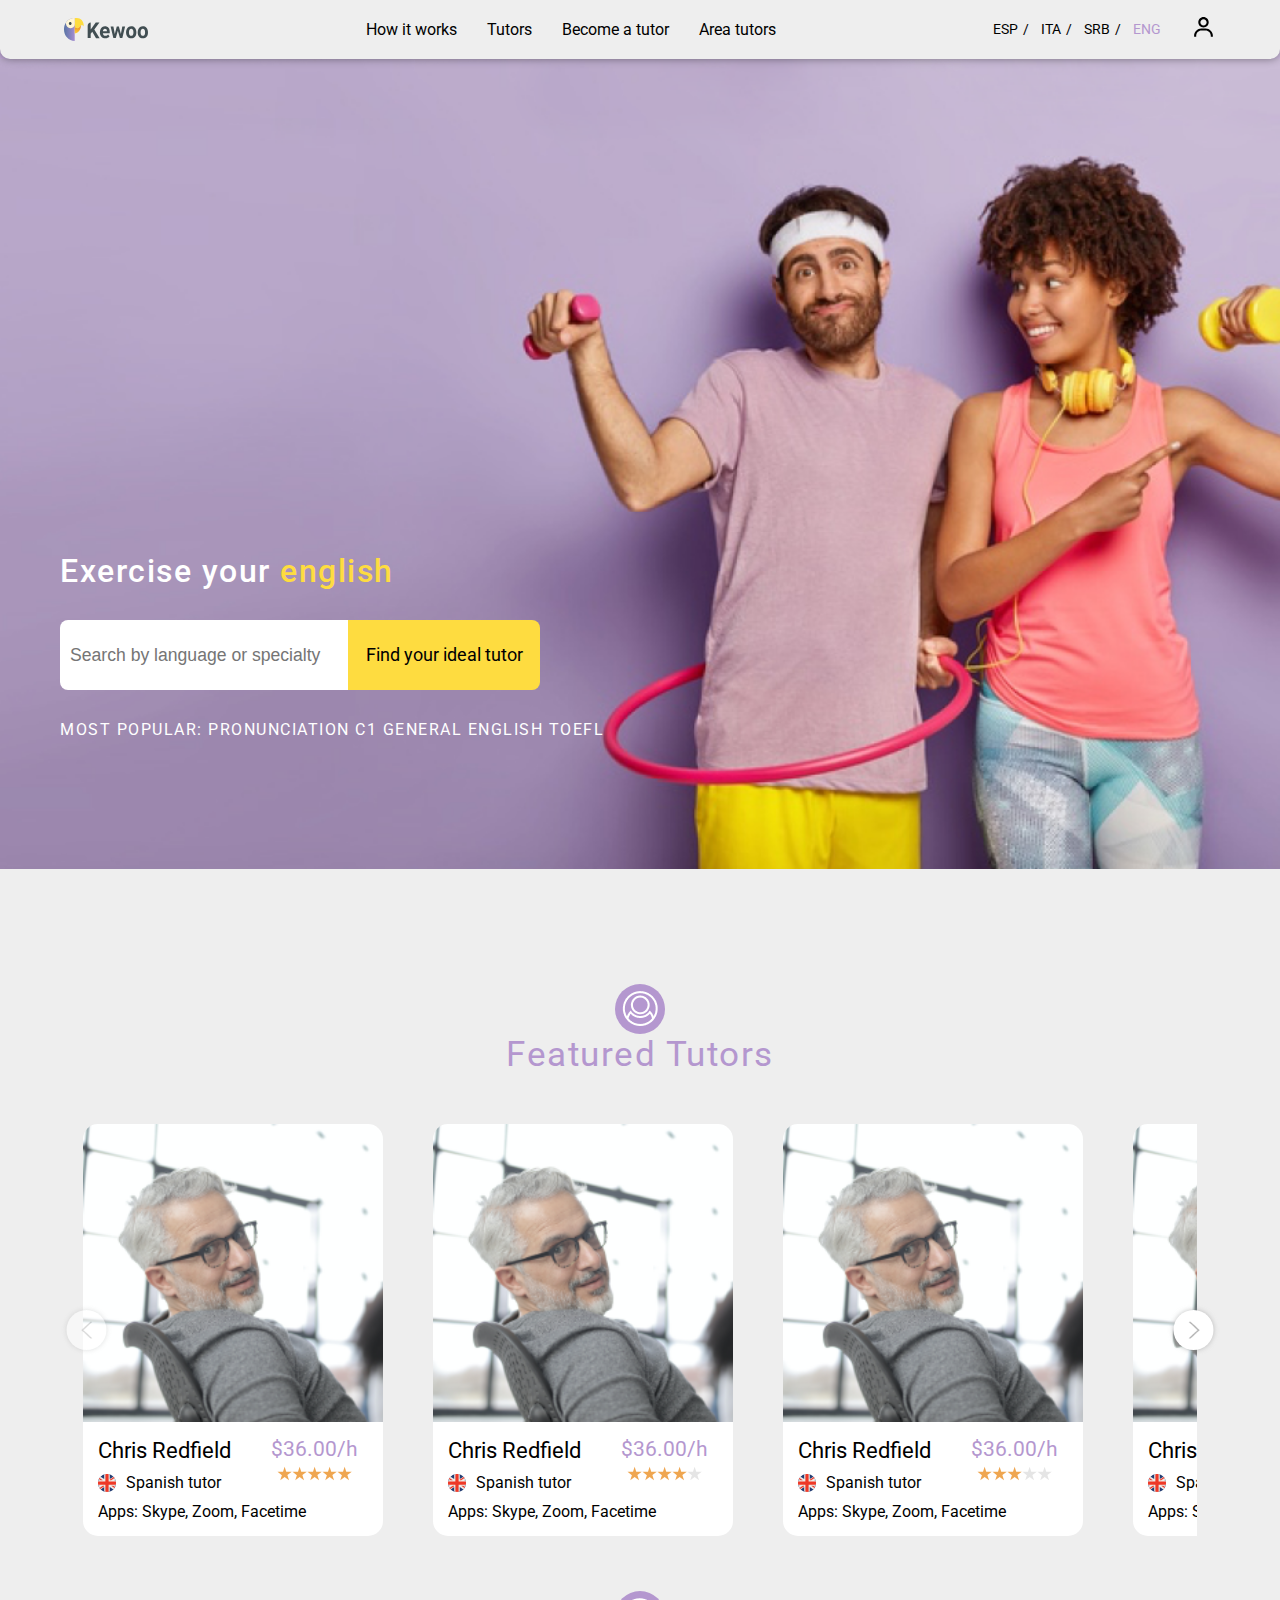
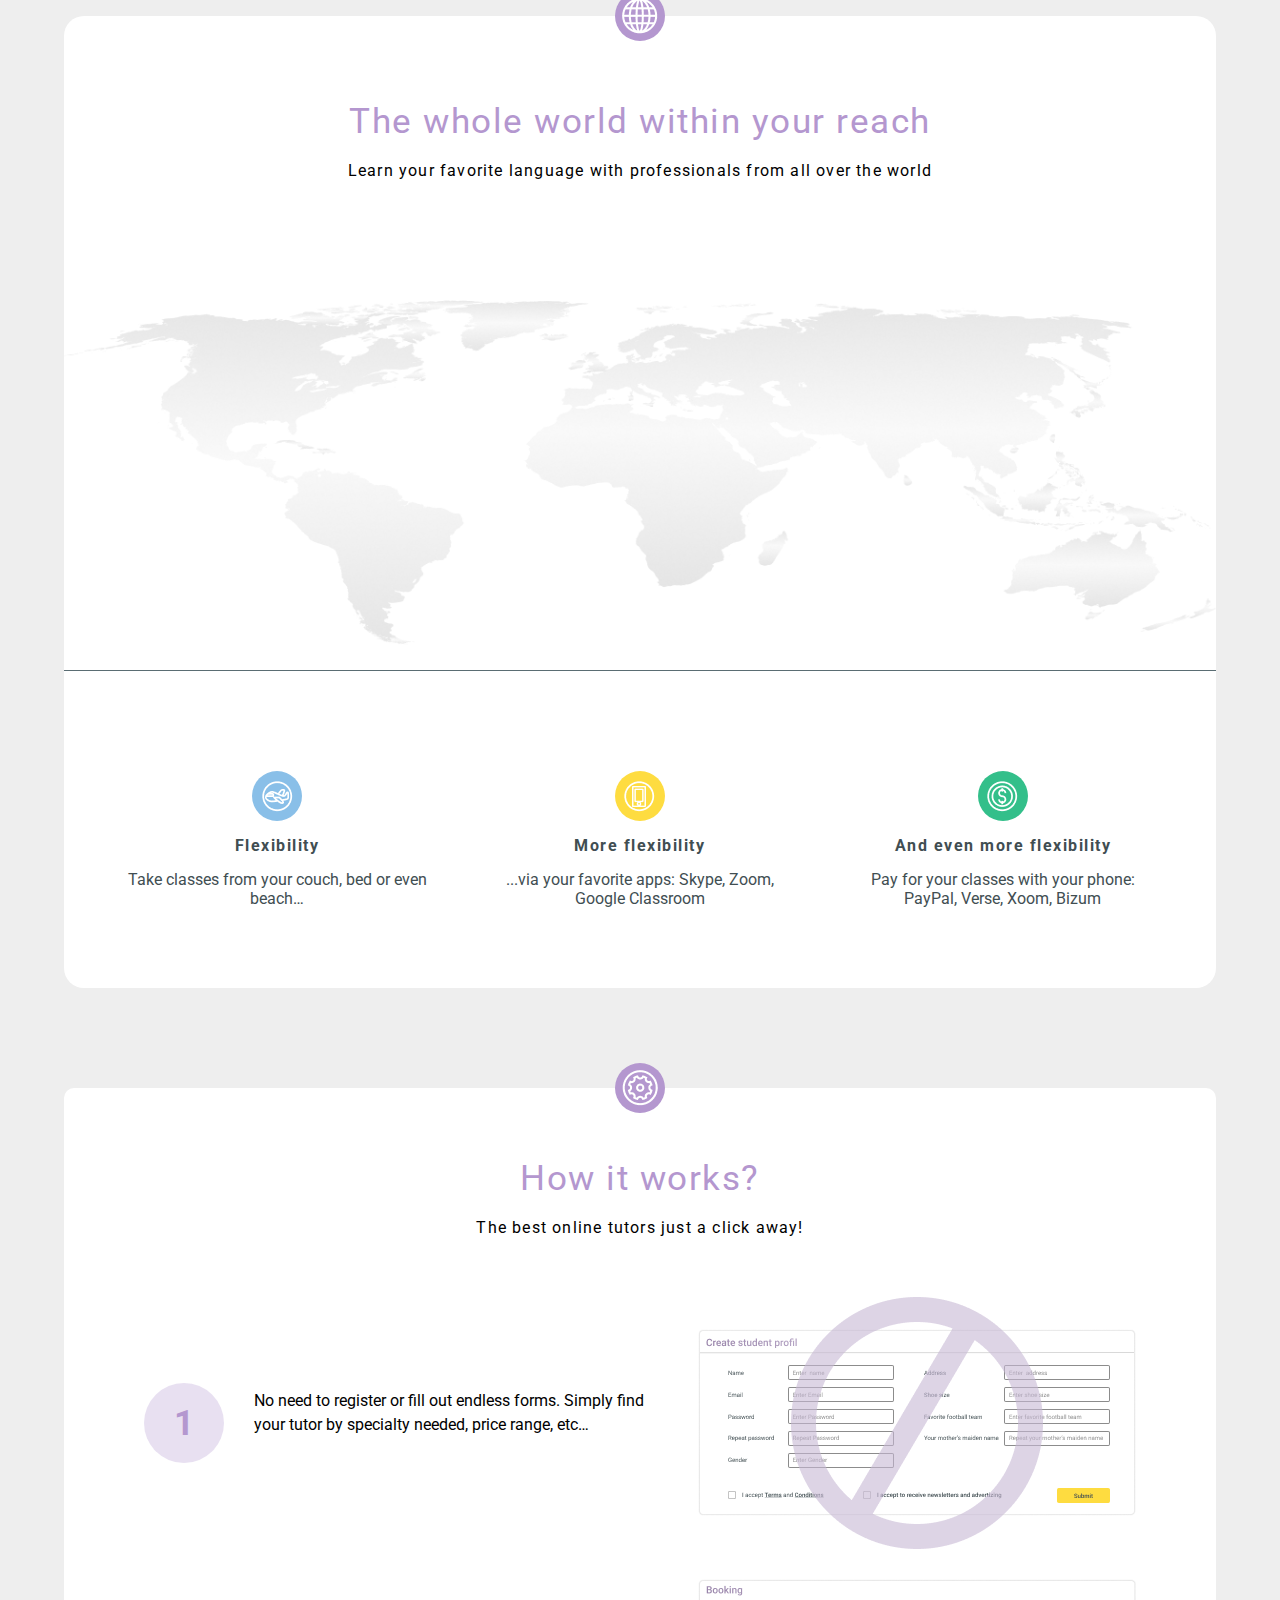
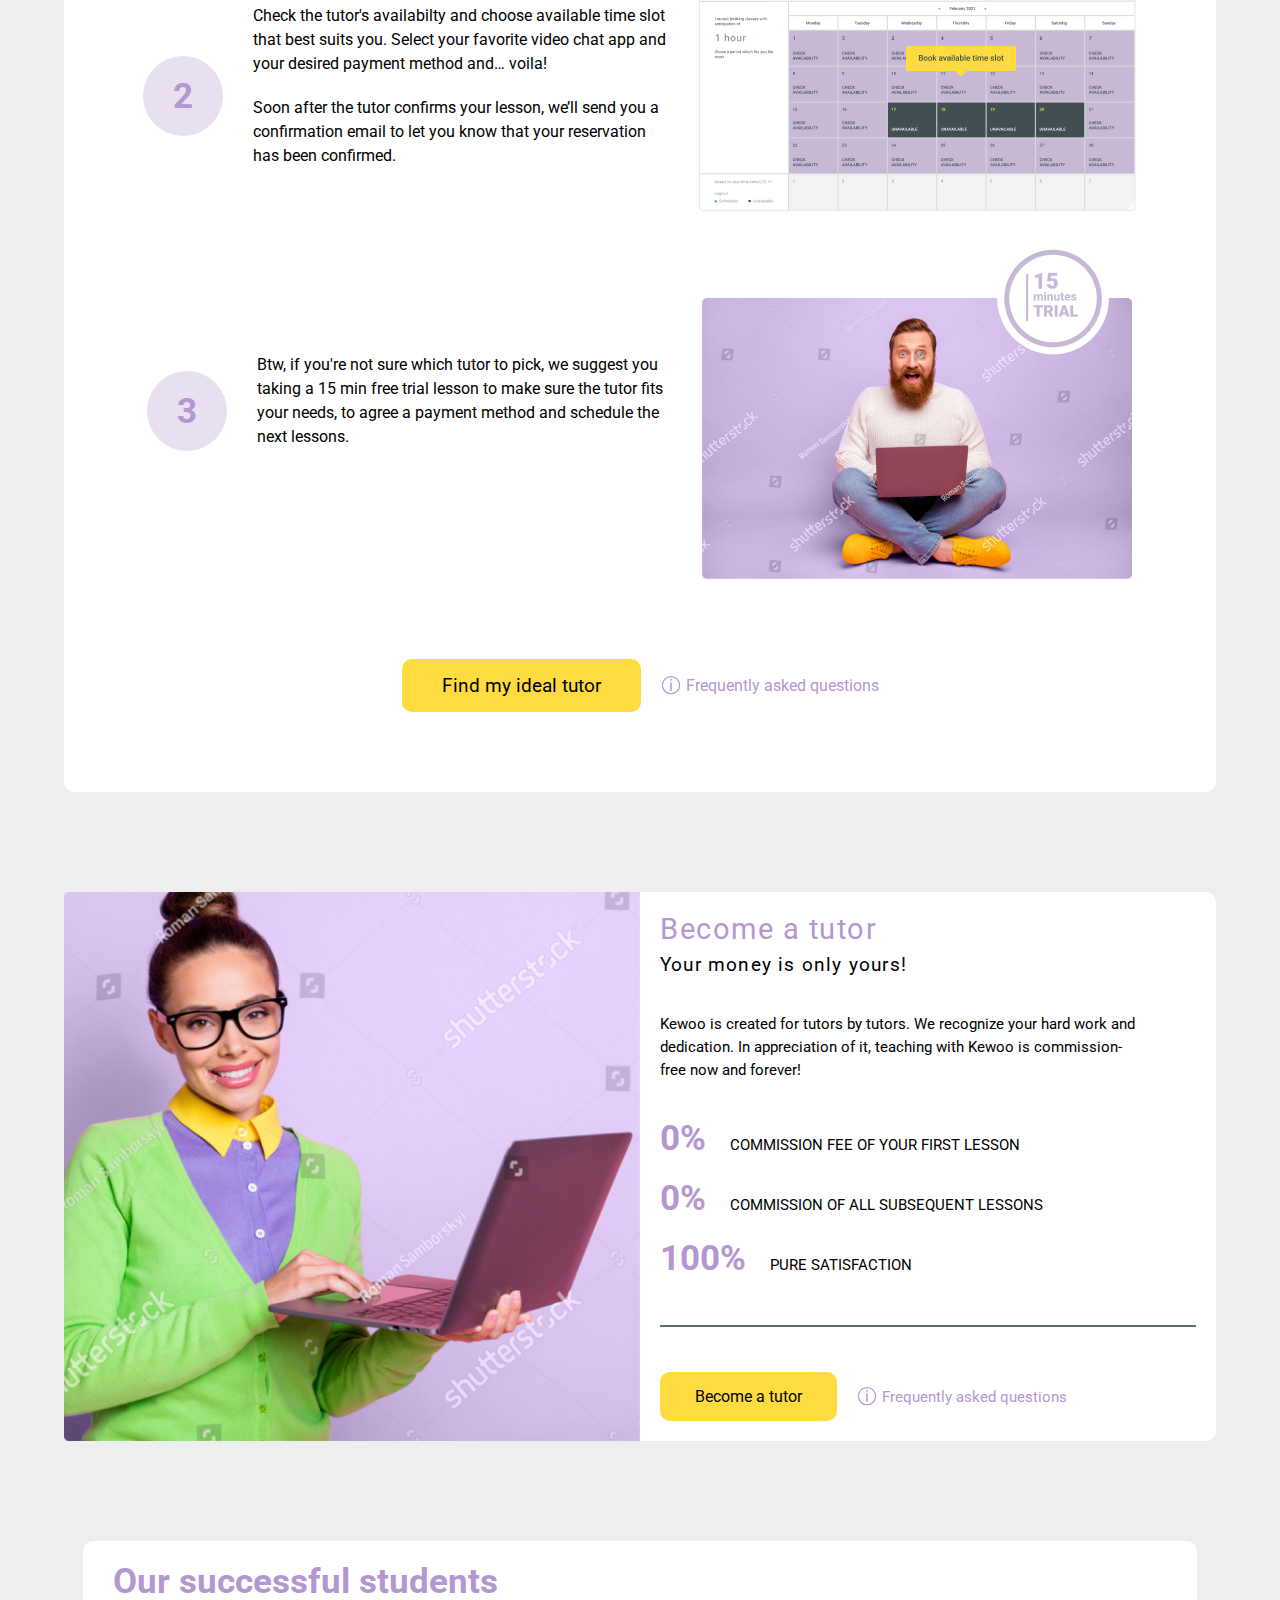
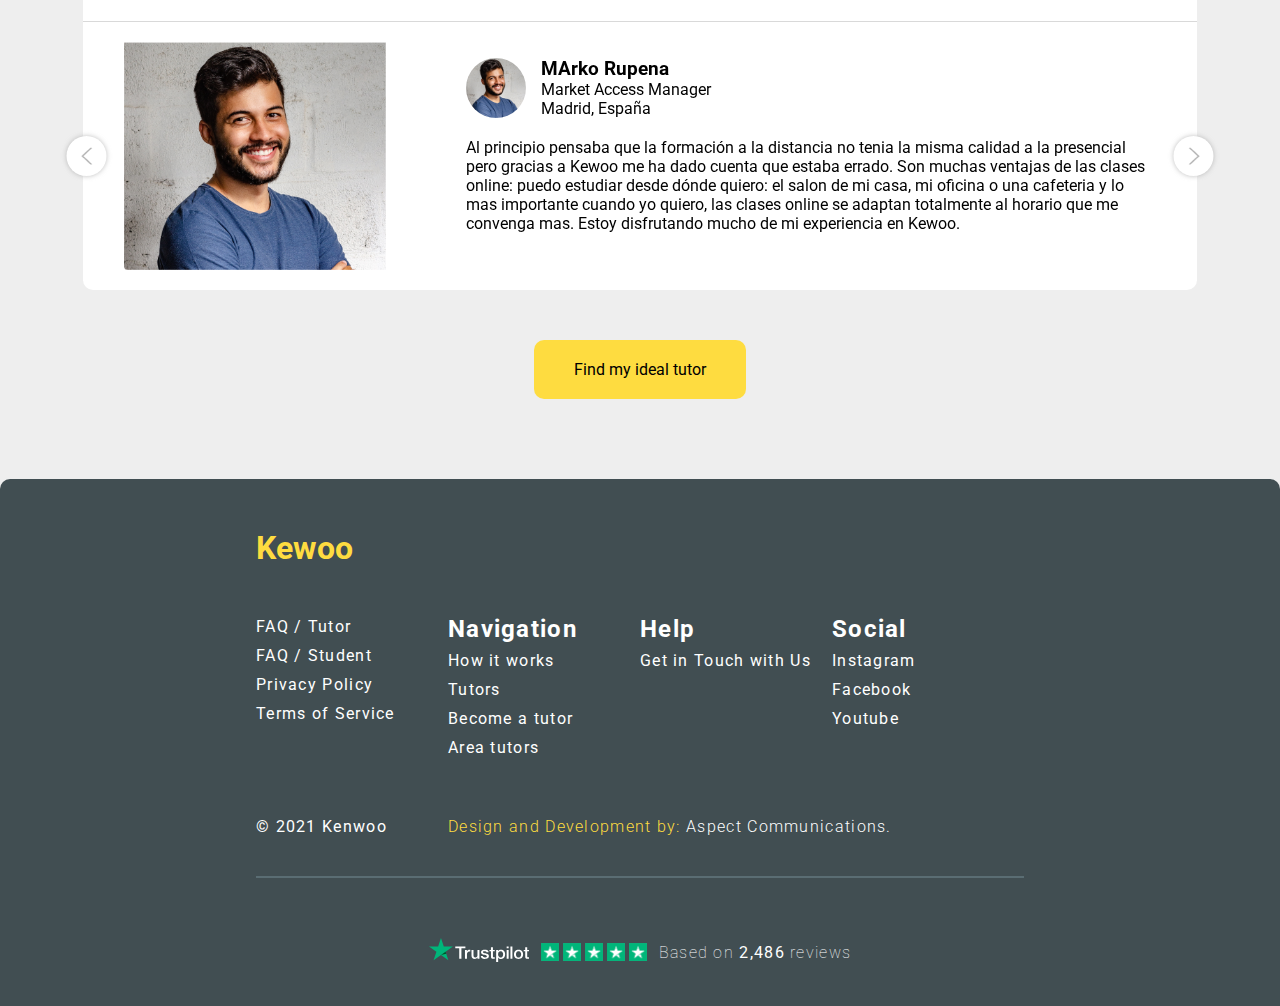
<file: index.html>
<!DOCTYPE html>
<html lang="en">
	<head>
		<meta charset="UTF-8" />
		<meta http-equiv="X-UA-Compatible" content="IE=edge" />
		<meta name="viewport" content="width=device-width, initial-scale=1.0" />
		<link rel="stylesheet" href="css/style.css" />
		<link rel="stylesheet" href="css/owl.carousel.min.css" />
		<link rel="stylesheet" href="css/owl.theme.default.css" />
		<title>KEWOO ORIGINAL</title>
	</head>
	<body>
		<!-- NAV -->
		<div class="nav">
			<nav>
				<div class="container">
					<a href="index.html" class="logo"
						><img src="img/logo/main_logo.svg" alt=""
					/></a>
					<div class="drop-down">
						<ul class="nav-links">
							<li><a href="index.html#how_it_works">How it works</a></li>
							<li><a href="tutors.html">Tutors</a></li>
							<li><a href="become_a_tutor.html">Become a tutor</a></li>
							<li><a href="tutor_profile.html">Area tutors</a></li>
						</ul>
						<hr />
						<ul class="langs">
							<li class="lang-esp"><a href="">ESP</a></li>
							<li class="lang-esp"><a href="">ITA</a></li>
							<li class="lang-esp"><a href="">SRB</a></li>
							<li class="lang-esp"><a href="" class="lang-active">ENG</a></li>
						</ul>
					</div>
					<div class="login">
						<div class="login_icon my_log_in" id="login_icon">
							<svg viewBox="0 0 34 34"><path d="M17 2.83301C13.0942 2.83301 9.91667 6.01059 9.91667 9.91634C9.91667 13.8221 13.0942 16.9997 17 16.9997C20.9058 16.9997 24.0833 13.8221 24.0833 9.91634C24.0833 6.01059 20.9058 2.83301 17 2.83301ZM17 14.1663C14.6568 14.1663 12.75 12.2595 12.75 9.91634C12.75 7.57317 14.6568 5.66634 17 5.66634C19.3432 5.66634 21.25 7.57317 21.25 9.91634C21.25 12.2595 19.3432 14.1663 17 14.1663ZM29.75 29.7497V28.333C29.75 22.8661 25.3002 18.4163 19.8333 18.4163H14.1667C8.69833 18.4163 4.25 22.8661 4.25 28.333V29.7497H7.08333V28.333C7.08333 24.4273 10.2609 21.2497 14.1667 21.2497H19.8333C23.7391 21.2497 26.9167 24.4273 26.9167 28.333V29.7497H29.75Z"></path></svg>
						</div>
						<div class="login-drop my_log_in" id="login_drop">
							<div class="arrow_login_wrapper my_log_in">
								<div class="arrow_login my_log_in"></div>
							</div>
							<div class="login_wrapper my_log_in">
								<div class="form_btns my_log_in">
									<button class="form_btn login_btn active_btn my_log_in" data-form="login_form ">Login</button>
									<button class="form_btn singUp_btn my_log_in" data-form="singUp_form">Sing up</button>
								</div>
								<div  class="form_ctrl login_form show_form my_log_in">
									<label for="email" class="my_log_in">E-mail</label>
									<input type="email" name="email" class="my_log_in" required />
									<label for="password"class="my_log_in">Password
									</label>
									<input type="password" name="password" class="my_log_in"  required/>
									<!-- ERROR MSGs su saktivene, prikazuju se na show_msg klasu -->
									<p class="error_msg msg_one my_log_in">Please enter a correct user name and password</p>
									<p class="error_msg msg_two my_log_in">Email and password fields are required</p>
									<button type="submit" class="my_log_in">Send</button>
									<a href="#" class="form_btn my_log_in" data-form="forgot_pass">forgot your password?</a>
								</div>
								<div  class="form_ctrl  singUp_form my_log_in">
									<label for="name">Name and lastname</label>
									<input type="text" name="name" class="my_log_in" required></input>

									<label for="email">E-mail</label>
									<input type="email" name="email" class="my_log_in" required></input>

									<label for="password">Password</label>
									<input type="password" name="password" class="my_log_in" required></input>

									<label for="password">Confirm password</label>
									<input type="password" name="password" class="my_log_in" required></input>
									<p>By submiting your request you agree to our <a href="">terms of service</a></p>
									<button type="submit" class="btn my_log_in">Send</button> 
								</div>
								<div  class=" form_ctrl  forgot_pass my_log_in">
									<h4 class="my_log_in">Forgot your password?</h4>
									<p class="my_log_in">Enter your e-mail and we will send <br> you 
										a link to reset your password.
									</p>
									<label for="email">E-MAIL</label>
									<input type="email" required class="my_log_in">
									<button type="submit" class="btn my_log_in">send link to reset my passowrd</button>

								</div>
							</div>
						</div>
					</div>
					<div class="toggle-bar">
						<span></span>
						<span></span>
						<span></span>
					</div>
				</div>
			</nav>
		</div>
		<script src="js/nav.js"></script>

		<!-- HEADER -->
		<header>
			<hgroup class="header-hgroup">
				<h1>Exercise your <span>english</span></h1>
				<label for="search"
					><input
						type="text"
						name="search"
						placeholder="Search by language or specialty"
					/>
					<button>Find your ideal tutor</button>
				</label>
				<p>
					<span class="lead">MOST POPULAR:</span> <span>PRONUNCIATION</span>
					<span>C1</span> <span>GENERAL ENGLISH</span> <span>TOEFL</span>
				</p>
			</hgroup>
		</header>
		<!-- FEATURED TUTORS -->
		<section class="featured-tutors container">
			<hgroup class="section-group">
				<div class="icon"><img src="img/icons/icon_tut.png" alt="" /></div>
				<h2>Featured Tutors</h2>
			</hgroup>
			<div class="owl-carousel owl-theme" id="tutors">
				<!-- item 1 -->
				<div class="item card">
					<div class="card-img">
						<img src="img/tutors/tutor1.png" alt="" />
					</div>
					<div class="card-text">
						<div class="tutor_headline">
							<div class="tutor_description">
								<a href="tutors_details.html" class="tutor_name"
									>Chris Redfield</a
								>
								<div class="tutor_lang">
									<img src="img/flags/UK.svg" alt="" />
									<p class="tut_language">Spanish tutor</p>
								</div>
							</div>

							<div class="left">
								<p class="price">$36.00/h</p>
								<div class="tutor_rate" id="1" data-rate="5">
									<?xml version="1.0" encoding="utf-8"?>
									<!-- Generator: Adobe Illustrator 23.0.1, SVG Export Plug-In . SVG Version: 6.00 Build 0)  -->
									<svg
										version="1.1"
										id="Layer_1"
										xmlns="http://www.w3.org/2000/svg"
										xmlns:xlink="http://www.w3.org/1999/xlink"
										x="0px"
										y="0px"
										viewBox="0 0 12 11"
										style="enable-background: new 0 0 12 11"
										xml:space="preserve"
									>
										<style type="text/css"></style>
										<path
											class="st0"
											d="M6.1,0l1.3,4.1h4.4L8.3,6.7l1.3,4.1L6.1,8.3l-3.5,2.6l1.3-4.1L0.4,4.1h4.4L6.1,0z"
										/>
									</svg>
									<?xml version="1.0" encoding="utf-8"?>
								
									<svg
										version="1.1"
										id="Layer_1"
										xmlns="http://www.w3.org/2000/svg"
										xmlns:xlink="http://www.w3.org/1999/xlink"
										x="0px"
										y="0px"
										viewBox="0 0 12 11"
										style="enable-background: new 0 0 12 11"
										xml:space="preserve"
									>
										<style type="text/css"></style>
										<path
											class="st0"
											d="M6.1,0l1.3,4.1h4.4L8.3,6.7l1.3,4.1L6.1,8.3l-3.5,2.6l1.3-4.1L0.4,4.1h4.4L6.1,0z"
										/>
									</svg>

									<?xml version="1.0" encoding="utf-8"?>
								
									<svg
										version="1.1"
										id="Layer_1"
										xmlns="http://www.w3.org/2000/svg"
										xmlns:xlink="http://www.w3.org/1999/xlink"
										x="0px"
										y="0px"
										viewBox="0 0 12 11"
										style="enable-background: new 0 0 12 11"
										xml:space="preserve"
									>
										<style type="text/css"></style>
										<path
											class="st0"
											d="M6.1,0l1.3,4.1h4.4L8.3,6.7l1.3,4.1L6.1,8.3l-3.5,2.6l1.3-4.1L0.4,4.1h4.4L6.1,0z"
										/>
									</svg>
									<?xml version="1.0" encoding="utf-8"?>
									<!-- Generator: Adobe Illustrator 23.0.1, SVG Export Plug-In . SVG Version: 6.00 Build 0)  -->
									<svg
										version="1.1"
										id="Layer_1"
										xmlns="http://www.w3.org/2000/svg"
										xmlns:xlink="http://www.w3.org/1999/xlink"
										x="0px"
										y="0px"
										viewBox="0 0 12 11"
										style="enable-background: new 0 0 12 11"
										xml:space="preserve"
									>
										<style type="text/css"></style>
										<path
											class="st0"
											d="M6.1,0l1.3,4.1h4.4L8.3,6.7l1.3,4.1L6.1,8.3l-3.5,2.6l1.3-4.1L0.4,4.1h4.4L6.1,0z"
										/>
									</svg>
									<?xml version="1.0" encoding="utf-8"?>
									<!-- Generator: Adobe Illustrator 23.0.1, SVG Export Plug-In . SVG Version: 6.00 Build 0)  -->
									<svg
										version="1.1"
										id="Layer_1"
										xmlns="http://www.w3.org/2000/svg"
										xmlns:xlink="http://www.w3.org/1999/xlink"
										x="0px"
										y="0px"
										viewBox="0 0 12 11"
										style="enable-background: new 0 0 12 11"
										xml:space="preserve"
									>
										<style type="text/css"></style>
										<path
											class="st0"
											d="M6.1,0l1.3,4.1h4.4L8.3,6.7l1.3,4.1L6.1,8.3l-3.5,2.6l1.3-4.1L0.4,4.1h4.4L6.1,0z"
										/>
									</svg>
								</div>
							</div>
							<p class="my_apps">
								Apps: <span>Skype, </span><span>Zoom, </span>
								<span>Facetime</span>
							</p>
						</div>
					</div>
				</div>

				<div class="item card">
					<div class="card-img">
						<img src="img/tutors/tutor1.png" alt="" />
					</div>
					<div class="card-text">
						<div class="tutor_headline">
							<div class="tutor_description">
								<a href="tutors_details.html" class="tutor_name"
									>Chris Redfield</a
								>
								<div class="tutor_lang">
									<img src="img/flags/UK.svg" alt="" />
									<p class="tut_language">Spanish tutor</p>
								</div>
							</div>

							<div class="left">
								<p class="price">$36.00/h</p>
								<div class="tutor_rate" id="1" data-rate="4">
									<?xml version="1.0" encoding="utf-8"?>
									<!-- Generator: Adobe Illustrator 23.0.1, SVG Export Plug-In . SVG Version: 6.00 Build 0)  -->
									<svg
										version="1.1"
										id="Layer_1"
										xmlns="http://www.w3.org/2000/svg"
										xmlns:xlink="http://www.w3.org/1999/xlink"
										x="0px"
										y="0px"
										viewBox="0 0 12 11"
										style="enable-background: new 0 0 12 11"
										xml:space="preserve"
									>
										<style type="text/css"></style>
										<path
											class="st0"
											d="M6.1,0l1.3,4.1h4.4L8.3,6.7l1.3,4.1L6.1,8.3l-3.5,2.6l1.3-4.1L0.4,4.1h4.4L6.1,0z"
										/>
									</svg>
									<?xml version="1.0" encoding="utf-8"?>
									<!-- Generator: Adobe Illustrator 23.0.1, SVG Export Plug-In . SVG Version: 6.00 Build 0)  -->
									<svg
										version="1.1"
										id="Layer_1"
										xmlns="http://www.w3.org/2000/svg"
										xmlns:xlink="http://www.w3.org/1999/xlink"
										x="0px"
										y="0px"
										viewBox="0 0 12 11"
										style="enable-background: new 0 0 12 11"
										xml:space="preserve"
									>
										<style type="text/css"></style>
										<path
											class="st0"
											d="M6.1,0l1.3,4.1h4.4L8.3,6.7l1.3,4.1L6.1,8.3l-3.5,2.6l1.3-4.1L0.4,4.1h4.4L6.1,0z"
										/>
									</svg>

									<?xml version="1.0" encoding="utf-8"?>
									<!-- Generator: Adobe Illustrator 23.0.1, SVG Export Plug-In . SVG Version: 6.00 Build 0)  -->
									<svg
										version="1.1"
										id="Layer_1"
										xmlns="http://www.w3.org/2000/svg"
										xmlns:xlink="http://www.w3.org/1999/xlink"
										x="0px"
										y="0px"
										viewBox="0 0 12 11"
										style="enable-background: new 0 0 12 11"
										xml:space="preserve"
									>
										<style type="text/css"></style>
										<path
											class="st0"
											d="M6.1,0l1.3,4.1h4.4L8.3,6.7l1.3,4.1L6.1,8.3l-3.5,2.6l1.3-4.1L0.4,4.1h4.4L6.1,0z"
										/>
									</svg>
									<?xml version="1.0" encoding="utf-8"?>
									<!-- Generator: Adobe Illustrator 23.0.1, SVG Export Plug-In . SVG Version: 6.00 Build 0)  -->
									<svg
										version="1.1"
										id="Layer_1"
										xmlns="http://www.w3.org/2000/svg"
										xmlns:xlink="http://www.w3.org/1999/xlink"
										x="0px"
										y="0px"
										viewBox="0 0 12 11"
										style="enable-background: new 0 0 12 11"
										xml:space="preserve"
									>
										<style type="text/css"></style>
										<path
											class="st0"
											d="M6.1,0l1.3,4.1h4.4L8.3,6.7l1.3,4.1L6.1,8.3l-3.5,2.6l1.3-4.1L0.4,4.1h4.4L6.1,0z"
										/>
									</svg>
									<?xml version="1.0" encoding="utf-8"?>
									<!-- Generator: Adobe Illustrator 23.0.1, SVG Export Plug-In . SVG Version: 6.00 Build 0)  -->
									<svg
										version="1.1"
										id="Layer_1"
										xmlns="http://www.w3.org/2000/svg"
										xmlns:xlink="http://www.w3.org/1999/xlink"
										x="0px"
										y="0px"
										viewBox="0 0 12 11"
										style="enable-background: new 0 0 12 11"
										xml:space="preserve"
									>
										<style type="text/css"></style>
										<path
											class="st0"
											d="M6.1,0l1.3,4.1h4.4L8.3,6.7l1.3,4.1L6.1,8.3l-3.5,2.6l1.3-4.1L0.4,4.1h4.4L6.1,0z"
										/>
									</svg>
								</div>
							</div>
							<p class="my_apps">
								Apps: <span>Skype, </span><span>Zoom, </span>
								<span>Facetime</span>
							</p>
						</div>
					</div>
				</div>

				<div class="item card">
					<div class="card-img">
						<img src="img/tutors/tutor1.png" alt="" />
					</div>
					<div class="card-text">
						<div class="tutor_headline">
							<div class="tutor_description">
								<a href="tutors_details.html" class="tutor_name"
									>Chris Redfield</a
								>
								<div class="tutor_lang">
									<img src="img/flags/UK.svg" alt="" />
									<p class="tut_language">Spanish tutor</p>
								</div>
							</div>

							<div class="left">
								<p class="price">$36.00/h</p>
								<div class="tutor_rate" id="1" data-rate="3">
									<?xml version="1.0" encoding="utf-8"?>
									<!-- Generator: Adobe Illustrator 23.0.1, SVG Export Plug-In . SVG Version: 6.00 Build 0)  -->
									<svg
										version="1.1"
										id="Layer_1"
										xmlns="http://www.w3.org/2000/svg"
										xmlns:xlink="http://www.w3.org/1999/xlink"
										x="0px"
										y="0px"
										viewBox="0 0 12 11"
										style="enable-background: new 0 0 12 11"
										xml:space="preserve"
									>
										<style type="text/css"></style>
										<path
											class="st0"
											d="M6.1,0l1.3,4.1h4.4L8.3,6.7l1.3,4.1L6.1,8.3l-3.5,2.6l1.3-4.1L0.4,4.1h4.4L6.1,0z"
										/>
									</svg>
									<?xml version="1.0" encoding="utf-8"?>
									<!-- Generator: Adobe Illustrator 23.0.1, SVG Export Plug-In . SVG Version: 6.00 Build 0)  -->
									<svg
										version="1.1"
										id="Layer_1"
										xmlns="http://www.w3.org/2000/svg"
										xmlns:xlink="http://www.w3.org/1999/xlink"
										x="0px"
										y="0px"
										viewBox="0 0 12 11"
										style="enable-background: new 0 0 12 11"
										xml:space="preserve"
									>
										<style type="text/css"></style>
										<path
											class="st0"
											d="M6.1,0l1.3,4.1h4.4L8.3,6.7l1.3,4.1L6.1,8.3l-3.5,2.6l1.3-4.1L0.4,4.1h4.4L6.1,0z"
										/>
									</svg>

									<?xml version="1.0" encoding="utf-8"?>
									<!-- Generator: Adobe Illustrator 23.0.1, SVG Export Plug-In . SVG Version: 6.00 Build 0)  -->
									<svg
										version="1.1"
										id="Layer_1"
										xmlns="http://www.w3.org/2000/svg"
										xmlns:xlink="http://www.w3.org/1999/xlink"
										x="0px"
										y="0px"
										viewBox="0 0 12 11"
										style="enable-background: new 0 0 12 11"
										xml:space="preserve"
									>
										<style type="text/css"></style>
										<path
											class="st0"
											d="M6.1,0l1.3,4.1h4.4L8.3,6.7l1.3,4.1L6.1,8.3l-3.5,2.6l1.3-4.1L0.4,4.1h4.4L6.1,0z"
										/>
									</svg>
									<?xml version="1.0" encoding="utf-8"?>
									<!-- Generator: Adobe Illustrator 23.0.1, SVG Export Plug-In . SVG Version: 6.00 Build 0)  -->
									<svg
										version="1.1"
										id="Layer_1"
										xmlns="http://www.w3.org/2000/svg"
										xmlns:xlink="http://www.w3.org/1999/xlink"
										x="0px"
										y="0px"
										viewBox="0 0 12 11"
										style="enable-background: new 0 0 12 11"
										xml:space="preserve"
									>
										<style type="text/css"></style>
										<path
											class="st0"
											d="M6.1,0l1.3,4.1h4.4L8.3,6.7l1.3,4.1L6.1,8.3l-3.5,2.6l1.3-4.1L0.4,4.1h4.4L6.1,0z"
										/>
									</svg>
									<?xml version="1.0" encoding="utf-8"?>
									<!-- Generator: Adobe Illustrator 23.0.1, SVG Export Plug-In . SVG Version: 6.00 Build 0)  -->
									<svg
										version="1.1"
										id="Layer_1"
										xmlns="http://www.w3.org/2000/svg"
										xmlns:xlink="http://www.w3.org/1999/xlink"
										x="0px"
										y="0px"
										viewBox="0 0 12 11"
										style="enable-background: new 0 0 12 11"
										xml:space="preserve"
									>
										<style type="text/css"></style>
										<path
											class="st0"
											d="M6.1,0l1.3,4.1h4.4L8.3,6.7l1.3,4.1L6.1,8.3l-3.5,2.6l1.3-4.1L0.4,4.1h4.4L6.1,0z"
										/>
									</svg>
								</div>
							</div>
							<p class="my_apps">
								Apps: <span>Skype, </span><span>Zoom, </span>
								<span>Facetime</span>
							</p>
						</div>
					</div>
				</div>

				<div class="item card">
					<div class="card-img">
						<img src="img/tutors/tutor1.png" alt="" />
					</div>
					<div class="card-text">
						<div class="tutor_headline">
							<div class="tutor_description">
								<a href="tutors_details.html" class="tutor_name"
									>Chris Redfield</a
								>
								<div class="tutor_lang">
									<img src="img/flags/UK.svg" alt="" />
									<p class="tut_language">Spanish tutor</p>
								</div>
							</div>

							<div class="left">
								<p class="price">$36.00/h</p>
								<div class="tutor_rate" id="1" data-rate="2">
									<?xml version="1.0" encoding="utf-8"?>
									<!-- Generator: Adobe Illustrator 23.0.1, SVG Export Plug-In . SVG Version: 6.00 Build 0)  -->
									<svg
										version="1.1"
										id="Layer_1"
										xmlns="http://www.w3.org/2000/svg"
										xmlns:xlink="http://www.w3.org/1999/xlink"
										x="0px"
										y="0px"
										viewBox="0 0 12 11"
										style="enable-background: new 0 0 12 11"
										xml:space="preserve"
									>
										<style type="text/css"></style>
										<path
											class="st0"
											d="M6.1,0l1.3,4.1h4.4L8.3,6.7l1.3,4.1L6.1,8.3l-3.5,2.6l1.3-4.1L0.4,4.1h4.4L6.1,0z"
										/>
									</svg>
									<?xml version="1.0" encoding="utf-8"?>
									<!-- Generator: Adobe Illustrator 23.0.1, SVG Export Plug-In . SVG Version: 6.00 Build 0)  -->
									<svg
										version="1.1"
										id="Layer_1"
										xmlns="http://www.w3.org/2000/svg"
										xmlns:xlink="http://www.w3.org/1999/xlink"
										x="0px"
										y="0px"
										viewBox="0 0 12 11"
										style="enable-background: new 0 0 12 11"
										xml:space="preserve"
									>
										<style type="text/css"></style>
										<path
											class="st0"
											d="M6.1,0l1.3,4.1h4.4L8.3,6.7l1.3,4.1L6.1,8.3l-3.5,2.6l1.3-4.1L0.4,4.1h4.4L6.1,0z"
										/>
									</svg>

									<?xml version="1.0" encoding="utf-8"?>
									<!-- Generator: Adobe Illustrator 23.0.1, SVG Export Plug-In . SVG Version: 6.00 Build 0)  -->
									<svg
										version="1.1"
										id="Layer_1"
										xmlns="http://www.w3.org/2000/svg"
										xmlns:xlink="http://www.w3.org/1999/xlink"
										x="0px"
										y="0px"
										viewBox="0 0 12 11"
										style="enable-background: new 0 0 12 11"
										xml:space="preserve"
									>
										<style type="text/css"></style>
										<path
											class="st0"
											d="M6.1,0l1.3,4.1h4.4L8.3,6.7l1.3,4.1L6.1,8.3l-3.5,2.6l1.3-4.1L0.4,4.1h4.4L6.1,0z"
										/>
									</svg>
									<?xml version="1.0" encoding="utf-8"?>
									<!-- Generator: Adobe Illustrator 23.0.1, SVG Export Plug-In . SVG Version: 6.00 Build 0)  -->
									<svg
										version="1.1"
										id="Layer_1"
										xmlns="http://www.w3.org/2000/svg"
										xmlns:xlink="http://www.w3.org/1999/xlink"
										x="0px"
										y="0px"
										viewBox="0 0 12 11"
										style="enable-background: new 0 0 12 11"
										xml:space="preserve"
									>
										<style type="text/css"></style>
										<path
											class="st0"
											d="M6.1,0l1.3,4.1h4.4L8.3,6.7l1.3,4.1L6.1,8.3l-3.5,2.6l1.3-4.1L0.4,4.1h4.4L6.1,0z"
										/>
									</svg>
									<?xml version="1.0" encoding="utf-8"?>
									<!-- Generator: Adobe Illustrator 23.0.1, SVG Export Plug-In . SVG Version: 6.00 Build 0)  -->
									<svg
										version="1.1"
										id="Layer_1"
										xmlns="http://www.w3.org/2000/svg"
										xmlns:xlink="http://www.w3.org/1999/xlink"
										x="0px"
										y="0px"
										viewBox="0 0 12 11"
										style="enable-background: new 0 0 12 11"
										xml:space="preserve"
									>
										<style type="text/css"></style>
										<path
											class="st0"
											d="M6.1,0l1.3,4.1h4.4L8.3,6.7l1.3,4.1L6.1,8.3l-3.5,2.6l1.3-4.1L0.4,4.1h4.4L6.1,0z"
										/>
									</svg>
								</div>
							</div>
							<p class="my_apps">
								Apps: <span>Skype, </span><span>Zoom, </span>
								<span>Facetime</span>
							</p>
						</div>
					</div>
				</div>

				<div class="item card">
					<div class="card-img">
						<img src="img/tutors/tutor1.png" alt="" />
					</div>
					<div class="card-text">
						<div class="tutor_headline">
							<div class="tutor_description">
								<a href="tutors_details.html" class="tutor_name"
									>Chris Redfield</a
								>
								<div class="tutor_lang">
									<img src="img/flags/UK.svg" alt="" />
									<p class="tut_language">Spanish tutor</p>
								</div>
							</div>

							<div class="left">
								<p class="price">$36.00/h</p>
								<div class="tutor_rate" data-rate="1">
									<?xml version="1.0" encoding="utf-8"?>
									<!-- Generator: Adobe Illustrator 23.0.1, SVG Export Plug-In . SVG Version: 6.00 Build 0)  -->
									<svg
										version="1.1"
										id="Layer_1"
										xmlns="http://www.w3.org/2000/svg"
										xmlns:xlink="http://www.w3.org/1999/xlink"
										x="0px"
										y="0px"
										viewBox="0 0 12 11"
										style="enable-background: new 0 0 12 11"
										xml:space="preserve"
									>
										<style type="text/css"></style>
										<path
											class="st0"
											d="M6.1,0l1.3,4.1h4.4L8.3,6.7l1.3,4.1L6.1,8.3l-3.5,2.6l1.3-4.1L0.4,4.1h4.4L6.1,0z"
										/>
									</svg>
									<?xml version="1.0" encoding="utf-8"?>
									<!-- Generator: Adobe Illustrator 23.0.1, SVG Export Plug-In . SVG Version: 6.00 Build 0)  -->
									<svg
										version="1.1"
										id="Layer_1"
										xmlns="http://www.w3.org/2000/svg"
										xmlns:xlink="http://www.w3.org/1999/xlink"
										x="0px"
										y="0px"
										viewBox="0 0 12 11"
										style="enable-background: new 0 0 12 11"
										xml:space="preserve"
									>
										<style type="text/css"></style>
										<path
											class="st0"
											d="M6.1,0l1.3,4.1h4.4L8.3,6.7l1.3,4.1L6.1,8.3l-3.5,2.6l1.3-4.1L0.4,4.1h4.4L6.1,0z"
										/>
									</svg>

									<?xml version="1.0" encoding="utf-8"?>
									<!-- Generator: Adobe Illustrator 23.0.1, SVG Export Plug-In . SVG Version: 6.00 Build 0)  -->
									<svg
										version="1.1"
										id="Layer_1"
										xmlns="http://www.w3.org/2000/svg"
										xmlns:xlink="http://www.w3.org/1999/xlink"
										x="0px"
										y="0px"
										viewBox="0 0 12 11"
										style="enable-background: new 0 0 12 11"
										xml:space="preserve"
									>
										<style type="text/css"></style>
										<path
											class="st0"
											d="M6.1,0l1.3,4.1h4.4L8.3,6.7l1.3,4.1L6.1,8.3l-3.5,2.6l1.3-4.1L0.4,4.1h4.4L6.1,0z"
										/>
									</svg>
									<?xml version="1.0" encoding="utf-8"?>
									<!-- Generator: Adobe Illustrator 23.0.1, SVG Export Plug-In . SVG Version: 6.00 Build 0)  -->
									<svg
										version="1.1"
										id="Layer_1"
										xmlns="http://www.w3.org/2000/svg"
										xmlns:xlink="http://www.w3.org/1999/xlink"
										x="0px"
										y="0px"
										viewBox="0 0 12 11"
										style="enable-background: new 0 0 12 11"
										xml:space="preserve"
									>
										<style type="text/css"></style>
										<path
											class="st0"
											d="M6.1,0l1.3,4.1h4.4L8.3,6.7l1.3,4.1L6.1,8.3l-3.5,2.6l1.3-4.1L0.4,4.1h4.4L6.1,0z"
										/>
									</svg>
									<?xml version="1.0" encoding="utf-8"?>
									<!-- Generator: Adobe Illustrator 23.0.1, SVG Export Plug-In . SVG Version: 6.00 Build 0)  -->
									<svg
										version="1.1"
										id="Layer_1"
										xmlns="http://www.w3.org/2000/svg"
										xmlns:xlink="http://www.w3.org/1999/xlink"
										x="0px"
										y="0px"
										viewBox="0 0 12 11"
										style="enable-background: new 0 0 12 11"
										xml:space="preserve"
									>
										<style type="text/css"></style>
										<path
											class="st0"
											d="M6.1,0l1.3,4.1h4.4L8.3,6.7l1.3,4.1L6.1,8.3l-3.5,2.6l1.3-4.1L0.4,4.1h4.4L6.1,0z"
										/>
									</svg>
								</div>
							</div>
							<p class="my_apps">
								Apps: <span>Skype, </span><span>Zoom, </span>
								<span>Facetime</span>
							</p>
						</div>
					</div>
				</div>

				<div class="item card">
					<div class="card-img">
						<img src="img/tutors/tutor1.png" alt="" />
					</div>
					<div class="card-text">
						<div class="tutor_headline">
							<div class="tutor_description">
								<a href="tutors_details.html" class="tutor_name"
									>Chris Redfield</a
								>
								<div class="tutor_lang">
									<img src="img/flags/UK.svg" alt="" />
									<p class="tut_language">Spanish tutor</p>
								</div>
							</div>

							<div class="left">
								<p class="price">$36.00/h</p>
								<div class="tutor_rate" id="1" data-rate="0">
									<?xml version="1.0" encoding="utf-8"?>
									<!-- Generator: Adobe Illustrator 23.0.1, SVG Export Plug-In . SVG Version: 6.00 Build 0)  -->
									<svg
										version="1.1"
										id="Layer_1"
										xmlns="http://www.w3.org/2000/svg"
										xmlns:xlink="http://www.w3.org/1999/xlink"
										x="0px"
										y="0px"
										viewBox="0 0 12 11"
										style="enable-background: new 0 0 12 11"
										xml:space="preserve"
									>
										<style type="text/css"></style>
										<path
											class="st0"
											d="M6.1,0l1.3,4.1h4.4L8.3,6.7l1.3,4.1L6.1,8.3l-3.5,2.6l1.3-4.1L0.4,4.1h4.4L6.1,0z"
										/>
									</svg>
									<?xml version="1.0" encoding="utf-8"?>
									<!-- Generator: Adobe Illustrator 23.0.1, SVG Export Plug-In . SVG Version: 6.00 Build 0)  -->
									<svg
										version="1.1"
										id="Layer_1"
										xmlns="http://www.w3.org/2000/svg"
										xmlns:xlink="http://www.w3.org/1999/xlink"
										x="0px"
										y="0px"
										viewBox="0 0 12 11"
										style="enable-background: new 0 0 12 11"
										xml:space="preserve"
									>
										<style type="text/css"></style>
										<path
											class="st0"
											d="M6.1,0l1.3,4.1h4.4L8.3,6.7l1.3,4.1L6.1,8.3l-3.5,2.6l1.3-4.1L0.4,4.1h4.4L6.1,0z"
										/>
									</svg>

									<?xml version="1.0" encoding="utf-8"?>
									<!-- Generator: Adobe Illustrator 23.0.1, SVG Export Plug-In . SVG Version: 6.00 Build 0)  -->
									<svg
										version="1.1"
										id="Layer_1"
										xmlns="http://www.w3.org/2000/svg"
										xmlns:xlink="http://www.w3.org/1999/xlink"
										x="0px"
										y="0px"
										viewBox="0 0 12 11"
										style="enable-background: new 0 0 12 11"
										xml:space="preserve"
									>
										<style type="text/css"></style>
										<path
											class="st0"
											d="M6.1,0l1.3,4.1h4.4L8.3,6.7l1.3,4.1L6.1,8.3l-3.5,2.6l1.3-4.1L0.4,4.1h4.4L6.1,0z"
										/>
									</svg>
									<?xml version="1.0" encoding="utf-8"?>
									<!-- Generator: Adobe Illustrator 23.0.1, SVG Export Plug-In . SVG Version: 6.00 Build 0)  -->
									<svg
										version="1.1"
										id="Layer_1"
										xmlns="http://www.w3.org/2000/svg"
										xmlns:xlink="http://www.w3.org/1999/xlink"
										x="0px"
										y="0px"
										viewBox="0 0 12 11"
										style="enable-background: new 0 0 12 11"
										xml:space="preserve"
									>
										<style type="text/css"></style>
										<path
											class="st0"
											d="M6.1,0l1.3,4.1h4.4L8.3,6.7l1.3,4.1L6.1,8.3l-3.5,2.6l1.3-4.1L0.4,4.1h4.4L6.1,0z"
										/>
									</svg>
									<?xml version="1.0" encoding="utf-8"?>
									<!-- Generator: Adobe Illustrator 23.0.1, SVG Export Plug-In . SVG Version: 6.00 Build 0)  -->
									<svg
										version="1.1"
										id="Layer_1"
										xmlns="http://www.w3.org/2000/svg"
										xmlns:xlink="http://www.w3.org/1999/xlink"
										x="0px"
										y="0px"
										viewBox="0 0 12 11"
										style="enable-background: new 0 0 12 11"
										xml:space="preserve"
									>
										<style type="text/css"></style>
										<path
											class="st0"
											d="M6.1,0l1.3,4.1h4.4L8.3,6.7l1.3,4.1L6.1,8.3l-3.5,2.6l1.3-4.1L0.4,4.1h4.4L6.1,0z"
										/>
									</svg>
								</div>
							</div>
							<p class="my_apps">
								Apps: <span>Skype, </span><span>Zoom, </span>
								<span>Facetime</span>
							</p>
						</div>
					</div>
				</div>
			</div>
		</section>

		<!-- MAP SECTION -->

		<section class="map-section container">
			<div class="map-container">
				<div class="icon">
					<img src="img/icons/icon_globe.png" alt="" />
				</div>
				<hgroup class="section-group">
					<h2>The whole world within your reach</h2>
					<p>
						Learn your favorite language with professionals from all over the
						world
					</p>
				</hgroup>
				<!-- map -->
				<div class="map-wrapper">
					<div class="map-box" id="moja_mapa">
						<!-- MARKERI -->
						<div class="map-marker" data-top="43" data-left="53" style="--i: 1">
							<div class="marker-inner">
								<div class="marker-profile bg-green">
									<img src="img/map/map_person_1.png" alt="" />
								</div>

								<div class="dashes">
									<span class="bg-green"></span>
									<span class="bg-green"></span>
									<span class="bg-green"></span>
									<span class="bg-green"></span>
								</div>
							</div>
						</div>

						<div class="map-marker" data-top="33" data-left="9" style="--i: 10">
							<div class="marker-inner">
								<div class="marker-profile bg-green">
									<img src="img/map/map_person_11.png" alt="" />
								</div>

								<div class="dashes">
									<span class="bg-green"></span>
									<span class="bg-green"></span>
									<span class="bg-green"></span>
									<span class="bg-green"></span>
								</div>
							</div>
						</div>

						<div
							class="map-marker"
							data-top="22"
							data-left="19"
							style="--i: 3.5"
						>
							<div class="marker-inner">
								<div class="marker-profile bg-yellow">
									<img src="img/map/map_person_12.png" alt="" />
								</div>

								<div class="dashes">
									<span class="bg-yellow"></span>
									<span class="bg-yellow"></span>
									<span class="bg-yellow"></span>
									<span class="bg-yellow"></span>
								</div>
							</div>
						</div>

						<div class="map-marker" data-top="45" data-left="15" style="--i: 4">
							<div class="marker-inner">
								<div class="marker-profile bg-purple">
									<img src="img/map/map_person_2.png" alt="" />
								</div>

								<div class="dashes">
									<span class="bg-purple"></span>
									<span class="bg-purple"></span>
									<span class="bg-purple"></span>
									<span class="bg-purple"></span>
								</div>
							</div>
						</div>

						<div
							class="map-marker"
							data-top="52"
							data-left="24"
							style="--i: 5.5"
						>
							<div class="marker-inner">
								<div class="marker-profile bg-yellow">
									<img src="img/map/map_person_6.png" alt="" />
								</div>

								<div class="dashes">
									<span class="bg-yellow"></span>
									<span class="bg-yellow"></span>
									<span class="bg-yellow"></span>
									<span class="bg-yellow"></span>
								</div>
							</div>
						</div>

						<div class="map-marker" data-top="88" data-left="26" style="--i: 6">
							<div class="marker-inner">
								<div class="marker-profile bg-purple">
									<img src="img/map/map_person_3.png" alt="" />
								</div>

								<div class="dashes">
									<span class="bg-purple"></span>
									<span class="bg-purple"></span>
									<span class="bg-purple"></span>
									<span class="bg-purple"></span>
								</div>
							</div>
						</div>

						<div class="map-marker" data-top="40" data-left="42" style="--i: 7">
							<div class="marker-inner">
								<div class="marker-profile bg-purple">
									<img src="img/map/map_person_4.png" alt="" />
								</div>

								<div class="dashes">
									<span class="bg-purple"></span>
									<span class="bg-purple"></span>
									<span class="bg-purple"></span>
									<span class="bg-purple"></span>
								</div>
							</div>
						</div>

						<div class="map-marker" data-top="75" data-left="52" style="--i: 1">
							<div class="marker-inner">
								<div class="marker-profile bg-yellow">
									<img src="img/map/map-person-2.png" alt="" />
								</div>

								<div class="dashes">
									<span class="bg-yellow"></span>
									<span class="bg-yellow"></span>
									<span class="bg-yellow"></span>
									<span class="bg-yellow"></span>
								</div>
							</div>
						</div>

						<div class="map-marker" data-top="24" data-left="48" style="--i: 2">
							<div class="marker-inner">
								<div class="marker-profile bg-yellow">
									<img src="img/map/map_person_13.png" alt="" />
								</div>

								<div class="dashes">
									<span class="bg-yellow"></span>
									<span class="bg-yellow"></span>
									<span class="bg-yellow"></span>
									<span class="bg-yellow"></span>
								</div>
							</div>
						</div>

						<div
							class="map-marker"
							data-top="22"
							data-left="56"
							style="--i: 10"
						>
							<div class="marker-inner">
								<div class="marker-profile bg-blue">
									<img src="img/map/map_person_5.png" alt="" />
								</div>

								<div class="dashes">
									<span class="bg-blue"></span>
									<span class="bg-blue"></span>
									<span class="bg-blue"></span>
									<span class="bg-blue"></span>
								</div>
							</div>
						</div>
						<div class="map-marker" data-top="42" data-left="63" style="--i: 4">
							<div class="marker-inner">
								<div class="marker-profile bg-purple">
									<img src="img/map/map_person_9.png" alt="" />
								</div>

								<div class="dashes">
									<span class="bg-purple"></span>
									<span class="bg-purple"></span>
									<span class="bg-purple"></span>
									<span class="bg-purple"></span>
								</div>
							</div>
						</div>

						<div class="map-marker" data-top="19" data-left="68" style="--i: 8">
							<div class="marker-inner">
								<div class="marker-profile bg-green">
									<img src="img/map/map_person_7.png" alt="" />
								</div>

								<div class="dashes">
									<span class="bg-green"></span>
									<span class="bg-green"></span>
									<span class="bg-green"></span>
									<span class="bg-green"></span>
								</div>
							</div>
						</div>

						<div
							class="map-marker"
							data-top="48"
							data-left="71.5"
							style="--i: 6"
						>
							<div class="marker-inner">
								<div class="marker-profile bg-yellow">
									<img src="img/map/map_person_8.png" alt="" />
								</div>

								<div class="dashes">
									<span class="bg-yellow"></span>
									<span class="bg-yellow"></span>
									<span class="bg-yellow"></span>
									<span class="bg-yellow"></span>
								</div>
							</div>
						</div>

						<div class="map-marker" data-top="56" data-left="84" style="--i: 7">
							<div class="marker-inner">
								<div class="marker-profile bg-purple">
									<img src="img/map/map_person_16.png" alt="" />
								</div>

								<div class="dashes">
									<span class="bg-purple"></span>
									<span class="bg-purple"></span>
									<span class="bg-purple"></span>
									<span class="bg-purple"></span>
								</div>
							</div>
						</div>

						<div class="map-marker" data-top="10" data-left="82" style="--i: 8">
							<div class="marker-inner">
								<div class="marker-profile bg-purple">
									<img src="img/map/map_person_14.png" alt="" />
								</div>

								<div class="dashes">
									<span class="bg-purple"></span>
									<span class="bg-purple"></span>
									<span class="bg-purple"></span>
									<span class="bg-purple"></span>
								</div>
							</div>
						</div>

						<div class="map-marker" data-top="30" data-left="89" style="--i: 4">
							<div class="marker-inner">
								<div class="marker-profile bg-yellow">
									<img src="img/map/map_person_15.png" alt="" />
								</div>

								<div class="dashes">
									<span class="bg-yellow"></span>
									<span class="bg-yellow"></span>
									<span class="bg-yellow"></span>
									<span class="bg-yellow"></span>
								</div>
							</div>
						</div>

						<div class="map-marker" data-top="83" data-left="93">
							<div class="marker-inner">
								<div class="marker-profile bg-green">
									<img src="img/map/map_person_17.png" alt="" />
								</div>

								<div class="dashes">
									<span class="bg-green"></span>
									<span class="bg-green"></span>
									<span class="bg-green"></span>
									<span class="bg-green"></span>
								</div>
							</div>
						</div>
					</div>
				</div>
				<hr />
				<div class="flex-icons">
					<article>
						<div class="flex-icon">
							<img src="img/icons/flexibility-blue.png" alt="" />
						</div>
						<h4>Flexibility</h4>
						<p>Take classes from your couch, bed or even beach…</p>
					</article>

					<article>
						<div class="flex-icon yellow">
							<img src="img/icons/flexibility-yellow.png" alt="" />
						</div>
						<h4>More flexibility</h4>
						<p>...via your favorite apps: Skype, Zoom, Google Classroom</p>
					</article>

					<article>
						<div class="flex-icon green">
							<img src="img/icons/flexibility-greene.png" alt="" />
						</div>
						<h4>And even more flexibility</h4>
						<p>
							Pay for your classes with your phone: PayPal, Verse, Xoom, Bizum
						</p>
					</article>
				</div>
			</div>
		</section>
		<!-- HOW IT WORKS -->
		<section class="how" id="how_it_works">
			<div class="container">
				<div class="icon">
					<img src="img/icons/icon_gear.png" alt="" />
				</div>
				<hgroup class="section-group">
					<h2>How it works?</h2>
					<p>The best online tutors just a click away!</p>
				</hgroup>

				<div class="row">
					<div class="number"><h2>1</h2></div>
					<div class="description">
						<p>
							No need to register or fill out endless forms. Simply find your
							tutor by specialty needed, price range, etc…
						</p>
					</div>
					<div class="description_img">
						<img src="img/descriptions/description_1.png" alt="" />
					</div>
				</div>

				<div class="row">
					<div class="number"><h2>2</h2></div>
					<div class="description">
						<p>
							Check the tutor's availabilty and choose available time slot that
							best suits you. Select your favorite video chat app and your
							desired payment method and… voila!
						</p>
						<p>
							Soon after the tutor confirms your lesson, we’ll send you a
							confirmation email to let you know that your reservation has been
							confirmed.
						</p>
					</div>
					<div class="description_img">
						<img src="img/descriptions/description_2.png" alt="" />
					</div>
				</div>
				<div class="row">
					<div class="number"><h2>3</h2></div>
					<div class="description">
						<p>
							Btw, if you're not sure which tutor to pick, we suggest you taking
							a 15 min free trial lesson to make sure the tutor fits your needs,
							to agree a payment method and schedule the next lessons.
						</p>
					</div>
					<div class="description_img">
						<img src="img/descriptions/description_3.png" alt="" />
					</div>
				</div>
				<div class="decription-btns">
					<a href="tutors.html" class="btn">Find my ideal tutor</a>
					<a href="" class="faq"
						><img src="img/descriptions/exclamation.svg" alt="" /> Frequently
						asked questions</a
					>
				</div>
			</div>
		</section>
		<!-- BECOME A TUTOR -->
		<section class="become_tutor">
			<div class="container">
				<div class="row">
					<article class="left">
						<div class="left-img">
							<img src="img/Become_a_tutor/become_tutor_1.png" alt="" />
						</div>
					</article>
					<article class="rigth">
						<hgroup class="section-group">
							<h2>Become a tutor</h2>
							<p>Your money is only yours!</p>
						</hgroup>
						<div class="become_tutor_text">
							<p>
								Kewoo is created for tutors by tutors. We recognize your hard
								work and dedication. In appreciation of it, teaching with Kewoo
								is commission-free now and forever!
							</p>
						</div>
						<div class="becom_tutor_stats">
							<div class="stat">
								<h2>0%</h2>
								<p>commission fee of your first lesson</p>
							</div>
							<div class="stat">
								<h2>0%</h2>
								<p>commission of all subsequent lessons</p>
							</div>
							<div class="stat">
								<h2>100%</h2>
								<p>pure satisfaction</p>
							</div>
						</div>

						<div class="decription-btns">
							<a href="become_a_tutor.html" class="btn">Become a tutor</a>
							<a href="become_a_tutor.html#faq" class="faq"
								><img src="img/descriptions/exclamation.svg" alt="" />
								Frequently asked questions</a
							>
						</div>
					</article>
				</div>
			</div>
		</section>

		<!-- TESTIMONIALS -->
		<section class="testimonials">
			<div class="container">
				<h2>Our successful students</h2>

				<div class="owl-carousel owl-theme" id="testimonials">
					<div class="item tutor_link">
						<div class="item_left">
							<img src="img/students/students.png" alt="" />
						</div>
						<div class="item_right">
							<div class="wrapper">
								<div class="item-header">
									<img src="img/students/students-round.png" alt="" />
									<div class="item-header-text">
										<h3>MArko Rupena</h3>
										<p>Market Access Manager</p>
										<p>Madrid, España</p>
									</div>
								</div>
								<div class="item-text">
									<p>
										Al principio pensaba que la formación a la distancia no
										tenia la misma calidad a la presencial pero gracias a Kewoo
										me ha dado cuenta que estaba errado. Son muchas ventajas de
										las clases online: puedo estudiar desde dónde quiero: el
										salon de mi casa, mi oficina o una cafeteria y lo mas
										importante cuando yo quiero, las clases online se adaptan
										totalmente al horario que me convenga mas. Estoy disfrutando
										mucho de mi experiencia en Kewoo.
									</p>
								</div>
							</div>
						</div>
					</div>

					<div class="item tutor_link">
						<div class="item_left">
							<img src="img/students/students.png" alt="" />
						</div>
						<div class="item_right">
							<div class="wrapper">
								<div class="item-header">
									<img src="img/map/map_person_1.png" alt="" />
									<div class="item-header-text">
										<h3>Stefan La Farge</h3>
										<p>Market Access Manager</p>
										<p>Madrid, España</p>
									</div>
								</div>
								<div class="item-text">
									<p>
										Al principio pensaba que la formación a la distancia no
										tenia la misma calidad a la presencial pero gracias a Kewoo
										me ha dado cuenta que estaba errado. Son muchas ventajas de
										las clases online: puedo estudiar desde dónde quiero: el
										salon de mi casa, mi oficina o una cafeteria y lo mas
										importante cuando yo quiero, las clases online se adaptan
										totalmente al horario que me convenga mas. Estoy disfrutando
										mucho de mi experiencia en Kewoo.
									</p>
								</div>
							</div>
						</div>
					</div>
					<div class="item tutor_link">
						<div class="item_left">
							<img src="img/students/students.png" alt="" />
						</div>
						<div class="item_right">
							<div class="wrapper">
								<div class="item-header">
									<img src="img/students/students-round.png" alt="" />
									<div class="item-header-text">
										<h3>Luka Dimoni</h3>
										<p>Market Access Manager</p>
										<p>Madrid, España</p>
									</div>
								</div>
								<div class="item-text">
									<p>
										Al principio pensaba que la formación a la distancia no
										tenia la misma calidad a la presencial pero gracias a Kewoo
										me ha dado cuenta que estaba errado. Son muchas ventajas de
										las clases online: puedo estudiar desde dónde quiero: el
										salon de milases online se adaptan totalmente al horario que
										me convenga mas. Estoy disfrutando mucho de mi experiencia
										en Kewoo.
									</p>
								</div>
							</div>
						</div>
					</div>

					<div class="item tutor_link">
						<div class="item_left">
							<img src="img/students/students.png" alt="" />
						</div>
						<div class="item_right">
							<div class="wrapper">
								<div class="item-header">
									<img src="img/students/Students=round4.png" alt="" />
									<div class="item-header-text">
										<h3>Maria LaPlaza</h3>
										<p>Market Access Manager</p>
										<p>Madrid, España</p>
									</div>
								</div>
								<div class="item-text">
									<p>
										Al principio pensaba que la formación a la distancia no
										tenia la misma calidad a la presencial pero gracias a Kewoo
										me ha dado cuenta que estaba errado. Son muchas ventajas de
										las clases online: puedo estudiar desde dónde quiero: el
										salon de mi casa, mi oficina o una cafeteria y lo mas
										importa
									</p>
								</div>
							</div>
						</div>
					</div>

					<div class="item tutor_link">
						<div class="item_left">
							<img src="img/students/students.png" alt="" />
						</div>
						<div class="item_right">
							<div class="wrapper">
								<div class="item-header">
									<img src="img/students/pexels-adhista-5937620 1.png" alt="" />
									<div class="item-header-text">
										<h3>Joseph Salamanca</h3>
										<p>Market Access Manager</p>
										<p>Madrid, España</p>
									</div>
								</div>
								<div class="item-text">
									<p>
										Al principio pensaba que la formación a la distancia no
										tenia la misma calidad a la presencial pero gracias a Kewoo
										me ha dado cuenta que estaba errado. Son muchas ventajas de
										las clases online: puedo estudiar desde dónde quiero: el
										salon de mi casa, mi oficina o una cafeteria y lo mas
									</p>
								</div>
							</div>
						</div>
					</div>

					<!-- <div class="item tutor_link">
						<div class="item_left">
							<img src="img/students/students.png" alt="" />
						</div>
						<div class="item_right">
							<div class="wrapper">
								<div class="item-header">
									<img src="img/students/students-round.png" alt="" />
									<div class="item-header-text">
										<h3>Branko Mitic</h3>
										<p>Market Access Manager</p>
										<p>Madrid, España</p>
									</div>
								</div>
								<div class="item-text">
									<p>
										Al principio pensaba que la formación a la distancia no
										tenia la misma calidad a la presencial pero gracias a Kewoo
										me ha dado cuenta que estaba errado. Son muchas ventajas de
										las clases online: puedo estudiar desde dónde quiero: el
										salon de mi casa, mi oficina o una cafeteria y lo mas
										importante cuando yo quiero, las clases online se adaptan
										totalmente al horario que me convenga mas. Estoy disfrutando
										mucho de mi experiencia en Kewoo.
									</p>
								</div>
							</div>
						</div>
					</div> -->
				</div>
			</div>
			<div class="row">
				<a href="tutors.html" class="btn">Find my ideal tutor</a>
			</div>
		</section>

		<!-- FOOTER -->
		<footer>
			<div class="container">
				<h3>Kewoo</h3>
				<div class="row">
					<article>
						<ul>
							<li><a href="">FAQ / Tutor</a></li>
							<li><a href="">FAQ / Student</a></li>
							<li><a href="">Privacy Policy</a></li>
							<li><a href="">Terms of Service</a></li>
						</ul>
					</article>
					<article>
						<h4>Navigation</h4>
						<ul>
							<li><a href="">How it works</a></li>
							<li><a href="">Tutors</a></li>
							<li><a href="">Become a tutor</a></li>
							<li><a href="">Area tutors</a></li>
						</ul>
					</article>
					<article>
						<h4>Help</h4>
						<ul>
							<li><a href="">Get in Touch with Us</a></li>
						</ul>
					</article>

					<article>
						<h4>Social</h4>
						<ul>
							<li><a href="">Instagram</a></li>
							<li><a href="">Facebook</a></li>
							<li><a href="">Youtube</a></li>
						</ul>
					</article>
				</div>

				<div class="bottomLine">
					<p class="copyR">&copy; 2021 Kenwoo</p>
					<p class="desingBy">
						<span>Design and Development by: </span
						><a href="http://www.aspectcommunications.net/" target="_black"
							>Aspect Communications.</a
						>
					</p>
					<hr />
					<div class="trustPilot">
						<div class="trust-logo">
							<img src="img/trust_pilot/logo-white.svg" alt="" />
						</div>
						<div class="trust-rate-stars">
							<img src="img/trust_pilot/trust_star.svg" alt="" />
							<img src="img/trust_pilot/trust_star.svg" alt="" />
							<img src="img/trust_pilot/trust_star.svg" alt="" />
							<img src="img/trust_pilot/trust_star.svg" alt="" />
							<img src="img/trust_pilot/trust_star.svg" alt="" />
						</div>
						<div class="trust-rate">
							<p>Based on <span class="rate">2,486</span> reviews</p>
						</div>
					</div>
				</div>
			</div>
		</footer>

		<script
			src="https://code.jquery.com/jquery-3.6.0.min.js"
			integrity="sha256-/xUj+3OJU5yExlq6GSYGSHk7tPXikynS7ogEvDej/m4="
			crossorigin="anonymous"
		></script>
		<script src="js/owl.carousel.min.js"></script>
		<script src="js/main.js"></script>
	</body>
</html>
</file>
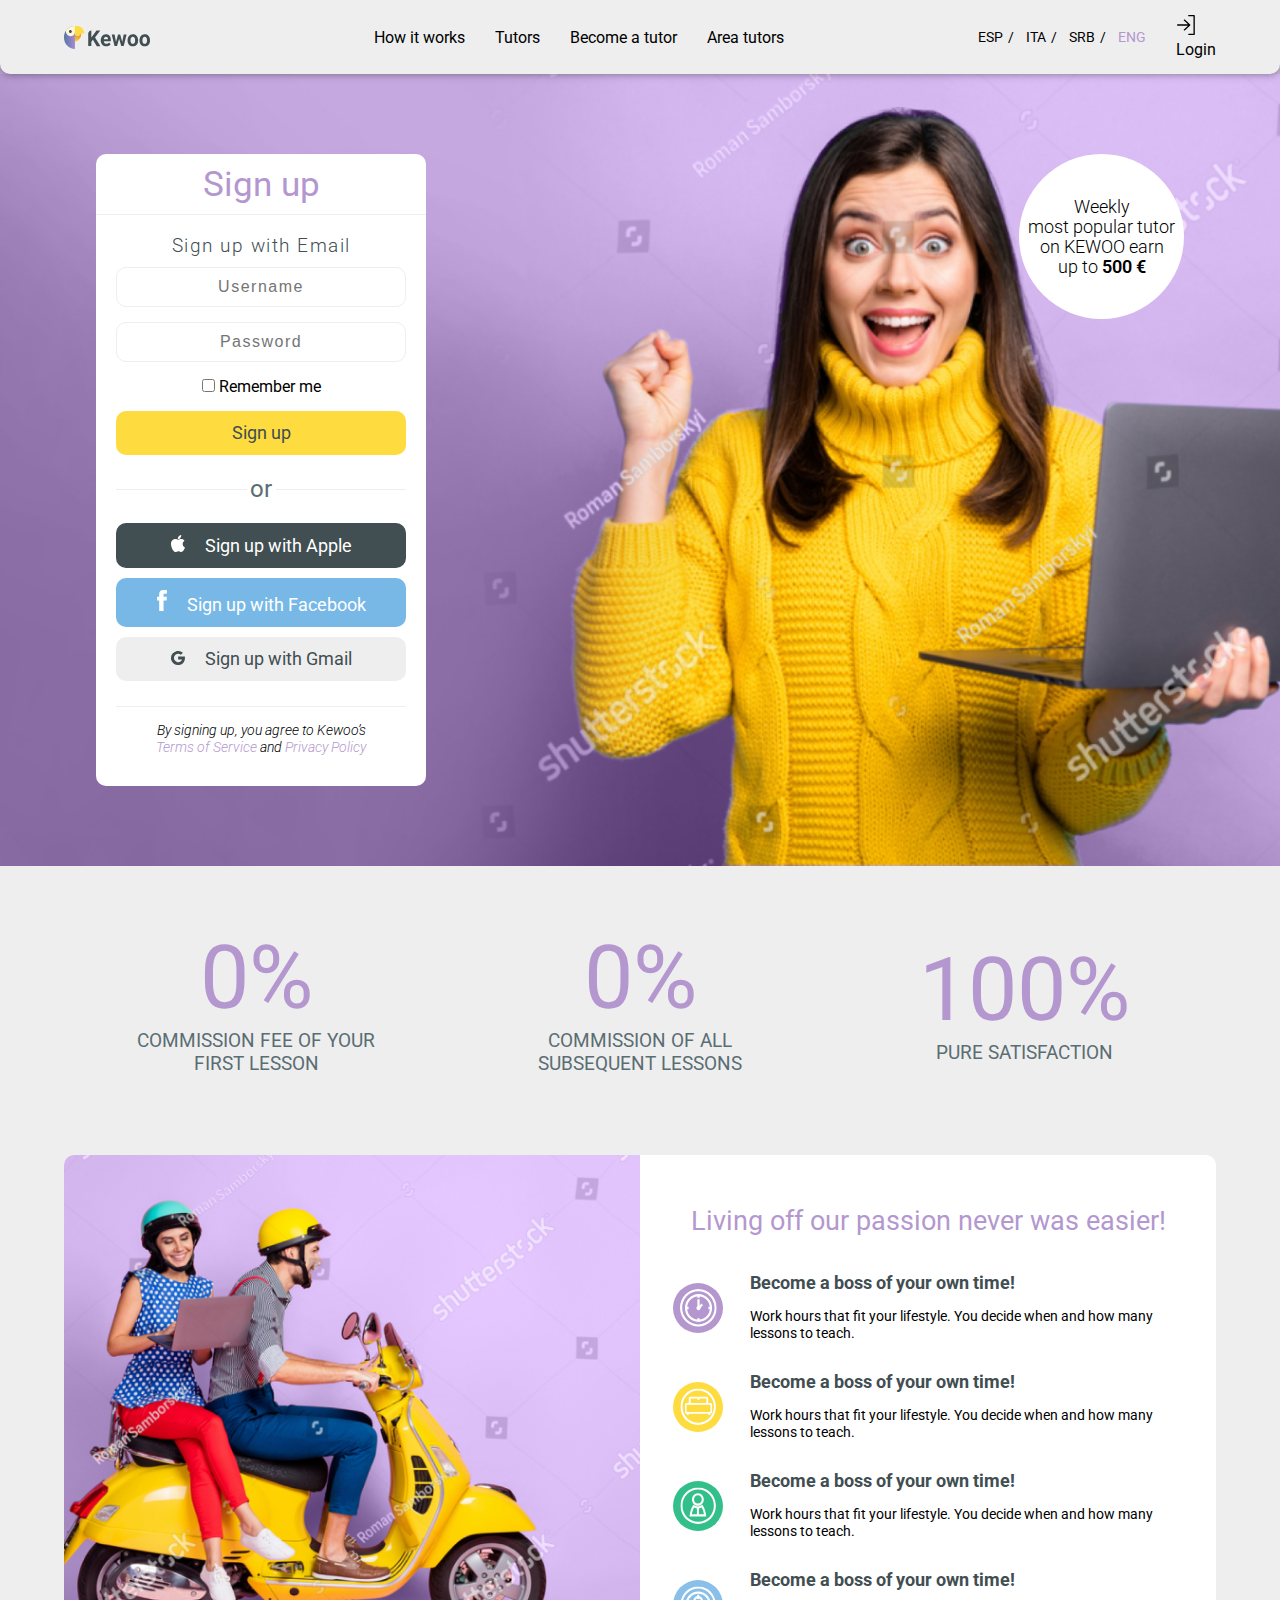
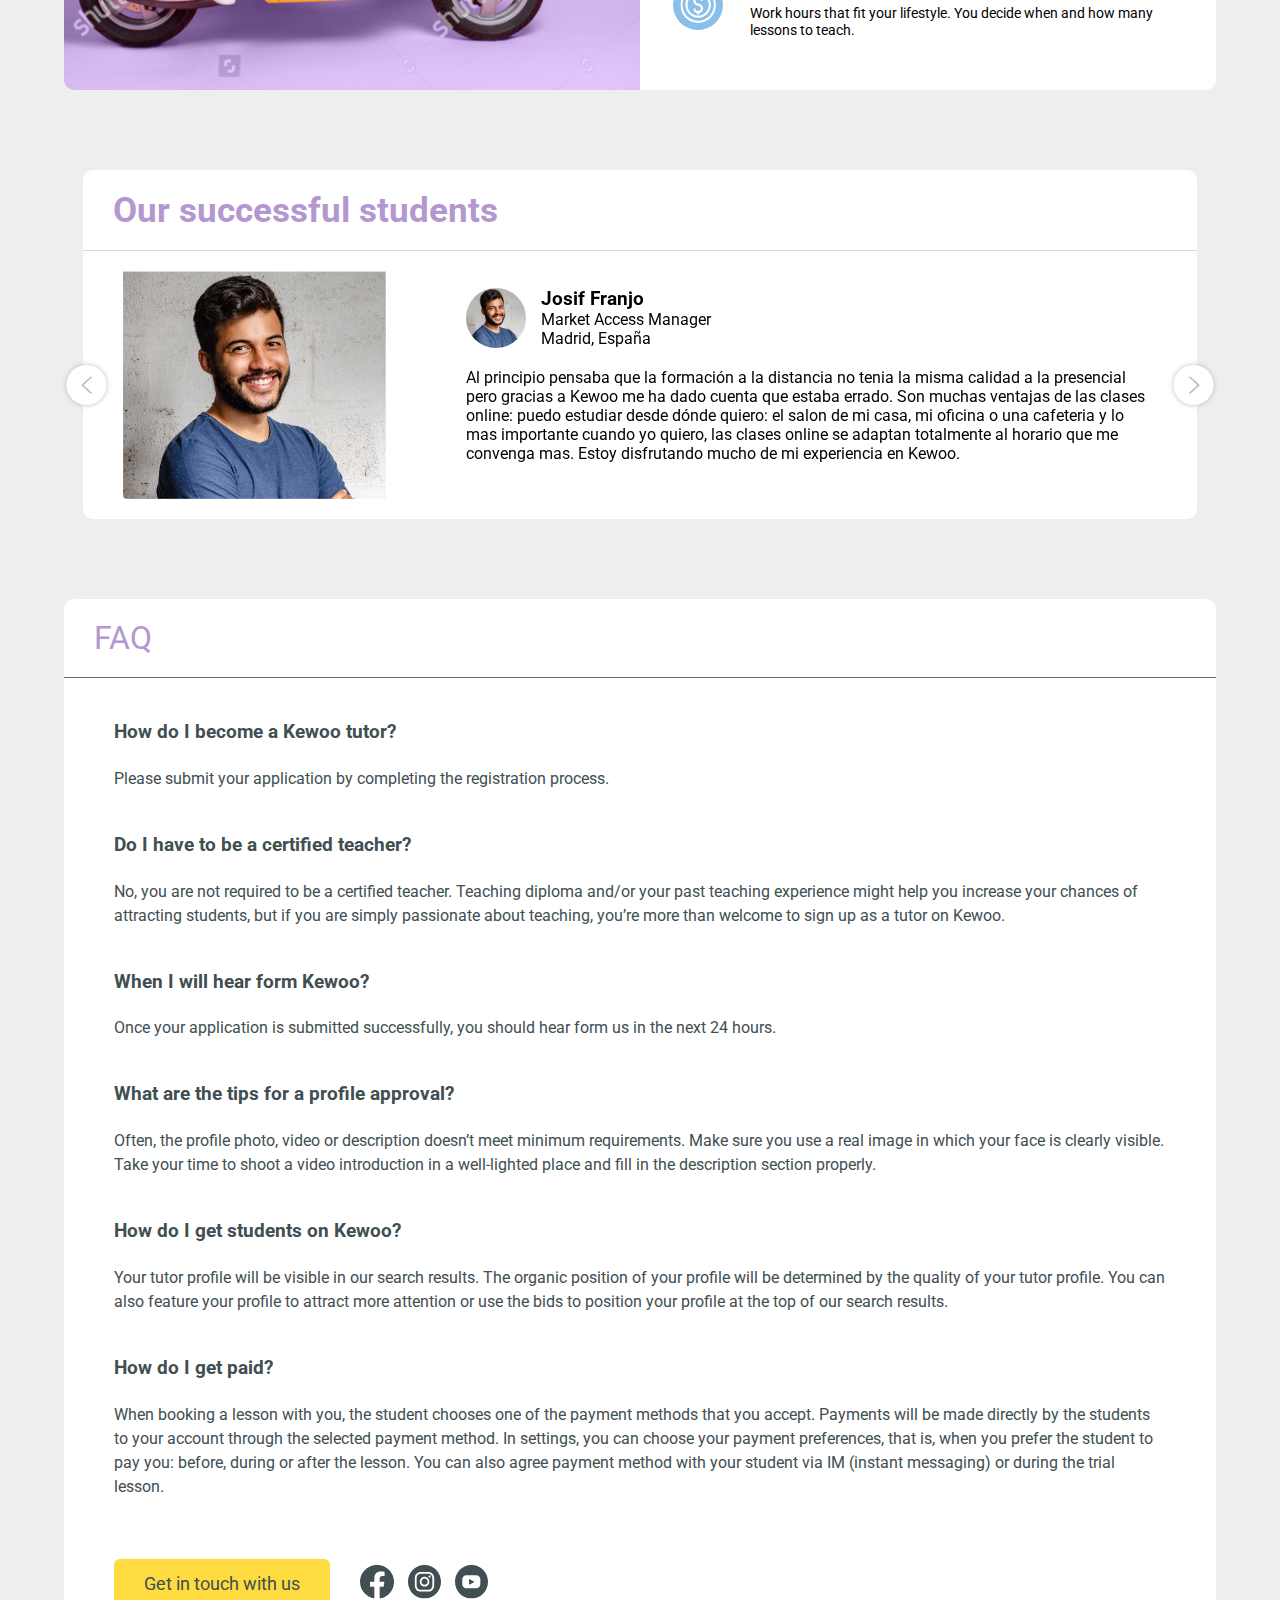
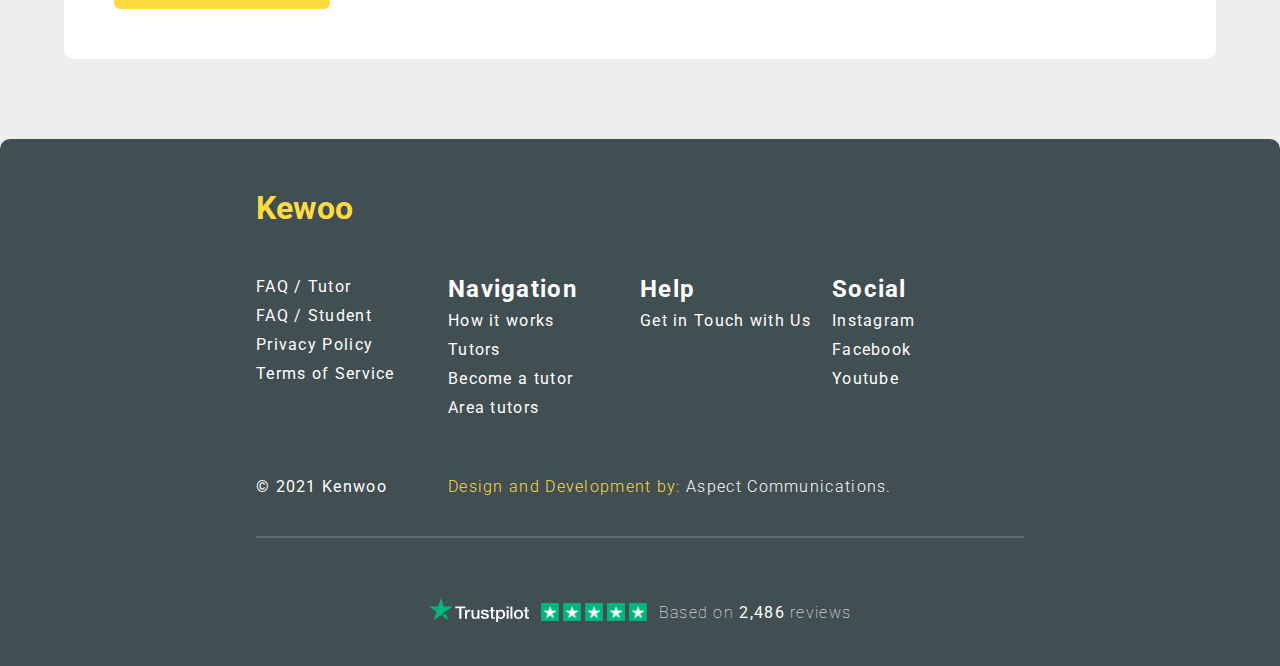
<file: become_a_tutor.html>
<!DOCTYPE html>
<html lang="en">
	<head>
		<meta charset="UTF-8" />
		<meta http-equiv="X-UA-Compatible" content="IE=edge" />
		<meta name="viewport" content="width=device-width, initial-scale=1.0" />
		<link rel="stylesheet" href="css/style.css" />
		<link rel="stylesheet" href="css/owl.carousel.min.css" />
		<link rel="stylesheet" href="css/owl.theme.default.css" />
		<title>KEWOO ORIGINAL</title>
	</head>
	<body>
		<!-- NAV -->

		<div class="nav">
			<nav>
				<div class="container">
					<a href="index.html" class="logo"
						><img src="img/logo/main_logo.svg" alt=""
					/></a>
					<div class="drop-down">
						<ul class="nav-links">
							<li><a href="index.html#how_it_works">How it works</a></li>
							<li><a href="tutors.html">Tutors</a></li>
							<li><a href="become_a_tutor.html">Become a tutor</a></li>
							<li><a href="tutor_profile.html">Area tutors</a></li>
						</ul>
						<hr />
						<ul class="langs">
							<li class="lang-esp"><a href="">ESP</a></li>
							<li class="lang-esp"><a href="">ITA</a></li>
							<li class="lang-esp"><a href="">SRB</a></li>
							<li class="lang-esp"><a href="" class="lang-active">ENG</a></li>
						</ul>
						<a href="become_a_tutor.html" class="login"
							><img src="img/icons/login_icon.svg" alt="" />
							<p>Login</p></a
						>
					</div>
					<div class="toggle-bar">
						<span></span>
						<span></span>
						<span></span>
					</div>
				</div>
			</nav>
		</div>
		<!-- BECOME A TUTOR -->
		<section class="become_tutor_header">
			<div class="wrapper">
				<div class="sign-up">
					<h2>Sign up</h2>
					<form action="">
						<h3>Sign up with Email</h3>
						<input type="text" placeholder="Username" />
						<input type="password" placeholder="Password" />
						<label for=""><input type="checkbox" /> Remember me</label>
						<button class="btn">Sign up</button>
						<div class="divider"><span></span>or<span></span></div>
						<button class="apple">
							<img src="img/Become_a_tutor/apple_icon.svg" alt="" />Sign up with
							Apple
						</button>
						<button class="facebook">
							<img src="img/Become_a_tutor/fb_icon.svg" alt="" />Sign up with
							Facebook
						</button>
						<button class="google">
							<img src="img/Become_a_tutor/google_icon.svg" alt="" />Sign up
							with Gmail
						</button>
						<hr />
						<div class="privacy">
							<p>
								By signing up, you agree to Kewoo’s
								<a href="">Terms of Service</a> and
								<a href="">Privacy Policy</a>
							</p>
						</div>
					</form>
				</div>
				<div class="weekly-banner">
					<p>
						Weekly <br />
						most popular tutor <br />
						on KEWOO earn <br />
						up to <span>500 €</span>
					</p>
				</div>
			</div>
		</section>
		<!-- STATISTICS -->
		<section class="statistics">
			<div class="container">
				<div class="row">
					<article>
						<h2>0%</h2>
						<p>commission fee of your first lesson</p>
					</article>

					<article>
						<h2>0%</h2>
						<p>commission of all subsequent lessons</p>
					</article>

					<article>
						<h2>100%</h2>
						<p>pure satisfaction</p>
					</article>
				</div>
			</div>
		</section>

		<!--poposition  -->
		<section class="proposition">
			<div class="container">
				<div class="left-side">
					<div class="img-left">
						<img src="img/Become_a_tutor/proposition_bg.png" alt="" />
					</div>
				</div>
				<div class="right-side">
					<h2>Living off our passion never was easier!</h2>
					<div class="wrapper">
						<article>
							<div class="flex-icon bg-purple">
								<img src="img/icons/flexibility-clock-purple.svg" alt="" />
							</div>
							<div class="text">
								<h4>Become a boss of your own time!</h4>
								<p>
									Work hours that fit your lifestyle. You decide when and how
									many lessons to teach.
								</p>
							</div>
						</article>
						<article>
							<div class="flex-icon bg-yellow">
								<img src="img/icons/flexibility-cauch-yellow.svg" alt="" />
							</div>
							<div class="text">
								<h4>Become a boss of your own time!</h4>
								<p>
									Work hours that fit your lifestyle. You decide when and how
									many lessons to teach.
								</p>
							</div>
						</article>
						<article>
							<div class="flex-icon bg-green">
								<img src="img/icons/flexibility-boss-green.svg" alt="" />
							</div>
							<div class="text">
								<h4>Become a boss of your own time!</h4>
								<p>
									Work hours that fit your lifestyle. You decide when and how
									many lessons to teach.
								</p>
							</div>
						</article>
						<article>
							<div class="flex-icon bg-blue">
								<img src="img/icons/flexibility-payment-blue.svg" alt="" />
							</div>
							<div class="text">
								<h4>Become a boss of your own time!</h4>
								<p>
									Work hours that fit your lifestyle. You decide when and how
									many lessons to teach.
								</p>
							</div>
						</article>
					</div>
				</div>
			</div>
		</section>

		<!-- TESTIMONIALS -->
		<section class="testimonials">
			<div class="container">
				<h2>Our successful students</h2>

				<div class="owl-carousel owl-theme" id="testimonials">
					<div class="item">
						<div class="item_left">
							<img src="img/students/students.png" alt="" />
						</div>
						<div class="item_right">
							<div class="wrapper">
								<div class="item-header">
									<img src="img/students/students-round.png" alt="" />
									<div class="item-header-text">
										<h3>Josif Franjo</h3>
										<p>Market Access Manager</p>
										<p>Madrid, España</p>
									</div>
								</div>
								<div class="item-text">
									<p>
										Al principio pensaba que la formación a la distancia no
										tenia la misma calidad a la presencial pero gracias a Kewoo
										me ha dado cuenta que estaba errado. Son muchas ventajas de
										las clases online: puedo estudiar desde dónde quiero: el
										salon de mi casa, mi oficina o una cafeteria y lo mas
										importante cuando yo quiero, las clases online se adaptan
										totalmente al horario que me convenga mas. Estoy disfrutando
										mucho de mi experiencia en Kewoo.
									</p>
								</div>
							</div>
						</div>
					</div>

					<div class="item">
						<div class="item_left">
							<img src="img/students/students.png" alt="" />
						</div>
						<div class="item_right">
							<div class="wrapper">
								<div class="item-header">
									<img src="img/students/students-round.png" alt="" />
									<div class="item-header-text">
										<h3>Josif Franjo</h3>
										<p>Market Access Manager</p>
										<p>Madrid, España</p>
									</div>
								</div>
								<div class="item-text">
									<p>
										Al principio pensaba que la formación a la distancia no
										tenia la misma calidad a la presencial pero gracias a Kewoo
										me ha dado cuenta que estaba errado. Son muchas ventajas de
										las clases online: puedo estudiar desde dónde quiero: el
										salon de mi casa, mi oficina o una cafeteria y lo mas
										importante cuando yo quiero, las clases online se adaptan
										totalmente al horario que me convenga mas. Estoy disfrutando
										mucho de mi experiencia en Kewoo.
									</p>
								</div>
							</div>
						</div>
					</div>

					<div class="item">
						<div class="item_left">
							<img src="img/students/students.png" alt="" />
						</div>
						<div class="item_right">
							<div class="wrapper">
								<div class="item-header">
									<img src="img/students/students-round.png" alt="" />
									<div class="item-header-text">
										<h3>Branko Mitic</h3>
										<p>Market Access Manager</p>
										<p>Madrid, España</p>
									</div>
								</div>
								<div class="item-text">
									<p>
										Al principio pensaba que la formación a la distancia no
										tenia la misma calidad a la presencial pero gracias a Kewoo
										me ha dado cuenta que estaba errado. Son muchas ventajas de
										las clases online: puedo estudiar desde dónde quiero: el
										salon de mi casa, mi oficina o una cafeteria y lo mas
										importante cuando yo quiero, las clases online se adaptan
										totalmente al horario que me convenga mas. Estoy disfrutando
										mucho de mi experiencia en Kewoo.
									</p>
								</div>
							</div>
						</div>
					</div>
				</div>
			</div>
		</section>

		<!-------------
             FAQ 
            ----------->

		<section class="faq" id="faq">
			<div class="container">
				<h2>FAQ</h2>
				<hr />
				<div class="wrapper">
					<article>
						<p class="lead">How do I become a Kewoo tutor?</p>
						<p>
							Please submit your application by completing the registration
							process.
						</p>
					</article>
					<article>
						<p class="lead">Do I have to be a certified teacher?</p>
						<p>
							No, you are not required to be a certified teacher. Teaching
							diploma and/or your past teaching experience might help you
							increase your chances of attracting students, but if you are
							simply passionate about teaching, you’re more than welcome to sign
							up as a tutor on Kewoo.
						</p>
					</article>
					<article>
						<p class="lead">When I will hear form Kewoo?</p>
						<p>
							Once your application is submitted successfully, you should hear
							form us in the next 24 hours.
						</p>
					</article>
					<article>
						<p class="lead">What are the tips for a profile approval?</p>
						<p>
							Often, the profile photo, video or description doesn’t meet
							minimum requirements. Make sure you use a real image in which your
							face is clearly visible. Take your time to shoot a video
							introduction in a well-lighted place and fill in the description
							section properly.
						</p>
					</article>
					<article>
						<p class="lead">How do I get students on Kewoo?</p>
						<p>
							Your tutor profile will be visible in our search results. The
							organic position of your profile will be determined by the quality
							of your tutor profile. You can also feature your profile to
							attract more attention or use the bids to position your profile at
							the top of our search results.
						</p>
					</article>
					<article>
						<p class="lead">How do I get paid?</p>
						<p>
							When booking a lesson with you, the student chooses one of the
							payment methods that you accept. Payments will be made directly by
							the students to your account through the selected payment method.
							In settings, you can choose your payment preferences, that is,
							when you prefer the student to pay you: before, during or after
							the lesson. You can also agree payment method with your student
							via IM (instant messaging) or during the trial lesson.
						</p>
					</article>
					<div class="faq-buttons">
						<button class="btn">Get in touch with us</button>
						<div class="faq-socials">
							<img src="img/Become_a_tutor/facebook.svg" alt="" />
							<img src="img/Become_a_tutor/instagram.svg" alt="" />
							<img src="img/Become_a_tutor/youtube.svg" alt="" />
						</div>
					</div>
				</div>
			</div>
		</section>

		<!-- FOOTER -->
		<footer>
			<div class="container">
				<h3>Kewoo</h3>
				<div class="row">
					<article>
						<ul>
							<li><a href="">FAQ / Tutor</a></li>
							<li><a href="">FAQ / Student</a></li>
							<li><a href="">Privacy Policy</a></li>
							<li><a href="">Terms of Service</a></li>
						</ul>
					</article>
					<article>
						<h4>Navigation</h4>
						<ul>
							<li><a href="">How it works</a></li>
							<li><a href="">Tutors</a></li>
							<li><a href="">Become a tutor</a></li>
							<li><a href="">Area tutors</a></li>
						</ul>
					</article>
					<article>
						<h4>Help</h4>
						<ul>
							<li><a href="">Get in Touch with Us</a></li>
						</ul>
					</article>

					<article>
						<h4>Social</h4>
						<ul>
							<li><a href="">Instagram</a></li>
							<li><a href="">Facebook</a></li>
							<li><a href="">Youtube</a></li>
						</ul>
					</article>
				</div>

				<div class="bottomLine">
					<p class="copyR">&copy; 2021 Kenwoo</p>
					<p class="desingBy">
						<span>Design and Development by: </span
						><a href="http://www.aspectcommunications.net/" target="_black"
							>Aspect Communications.</a
						>
					</p>
					<hr />
					<div class="trustPilot">
						<div class="trust-logo">
							<img src="img/trust_pilot/logo-white.svg" alt="" />
						</div>
						<div class="trust-rate-stars">
							<img src="img/trust_pilot/trust_star.svg" alt="" />
							<img src="img/trust_pilot/trust_star.svg" alt="" />
							<img src="img/trust_pilot/trust_star.svg" alt="" />
							<img src="img/trust_pilot/trust_star.svg" alt="" />
							<img src="img/trust_pilot/trust_star.svg" alt="" />
						</div>
						<div class="trust-rate">
							<p>Based on <span class="rate">2,486</span> reviews</p>
						</div>
					</div>
				</div>
			</div>
		</footer>

		<script
			src="https://code.jquery.com/jquery-3.6.0.min.js"
			integrity="sha256-/xUj+3OJU5yExlq6GSYGSHk7tPXikynS7ogEvDej/m4="
			crossorigin="anonymous"
		></script>
		<script src="js/owl.carousel.min.js"></script>
		<script src="js/main.js"></script>
	</body>
</html>
</file>
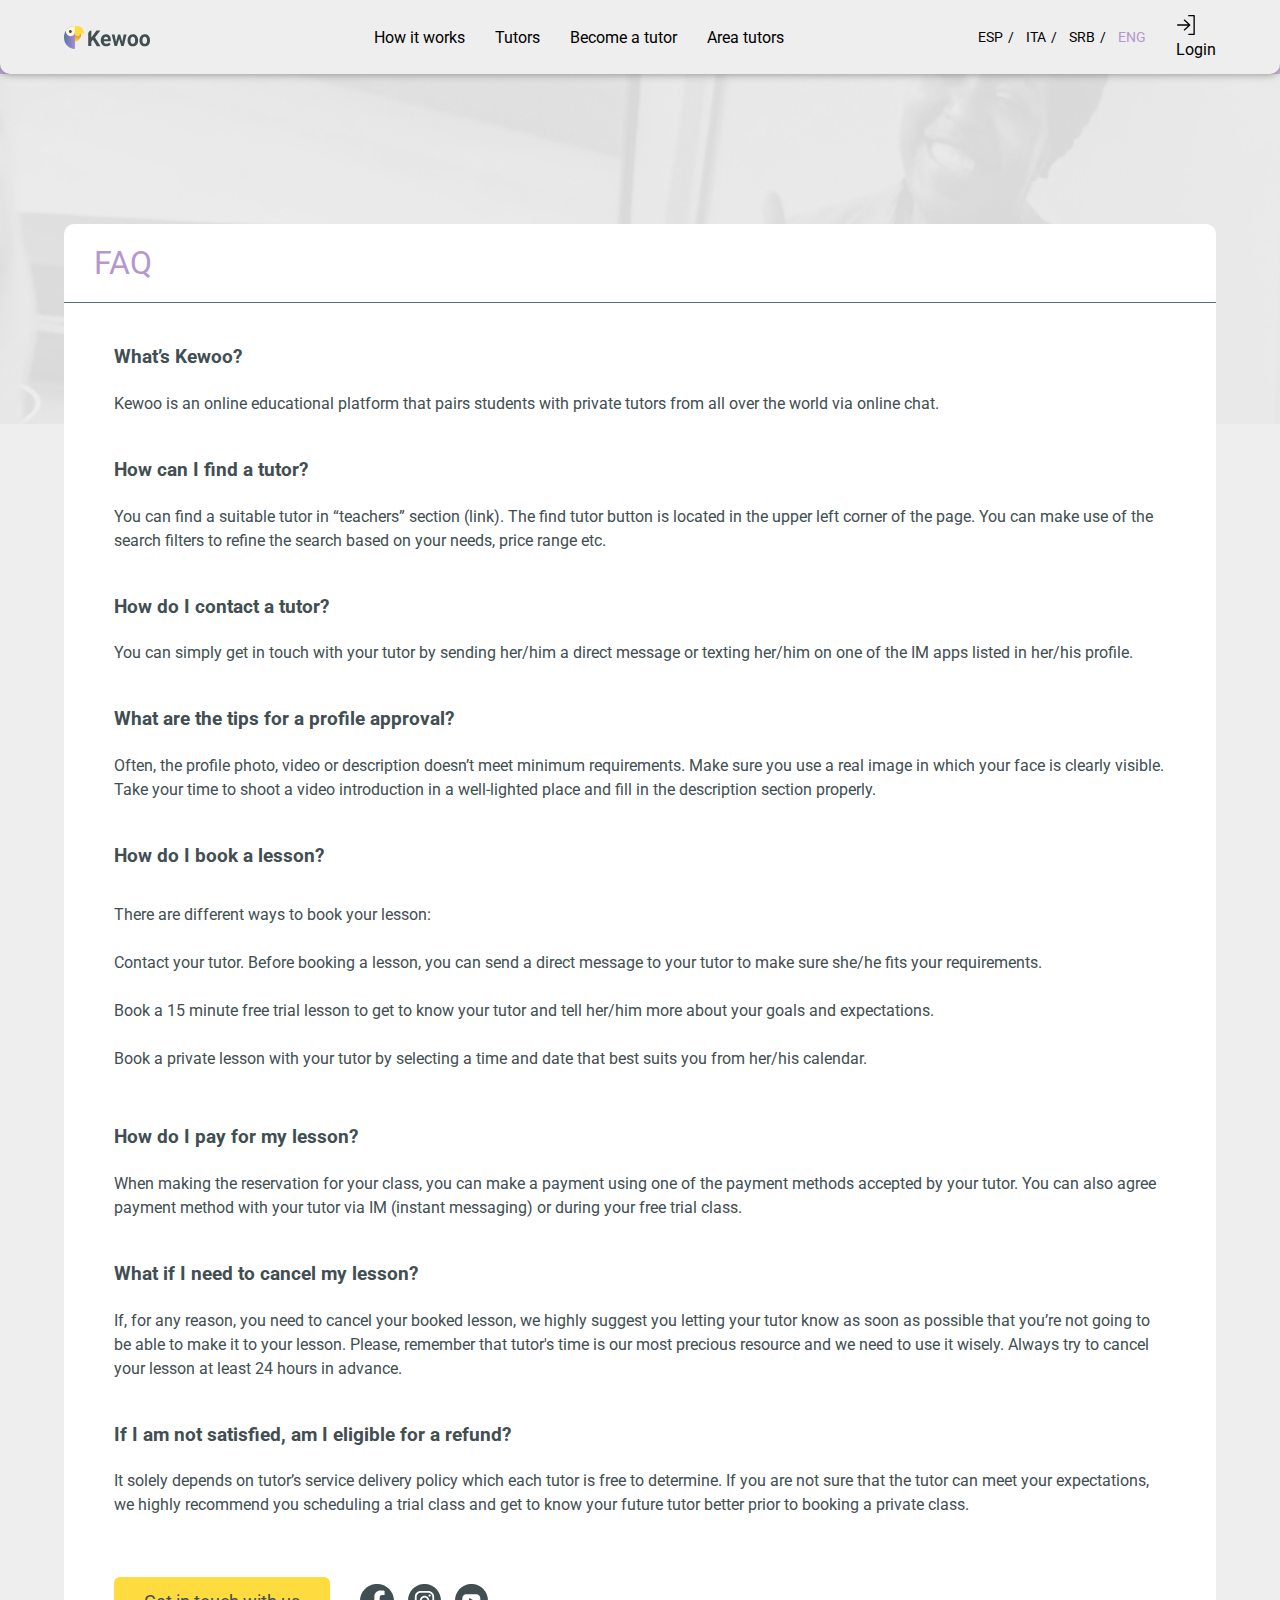
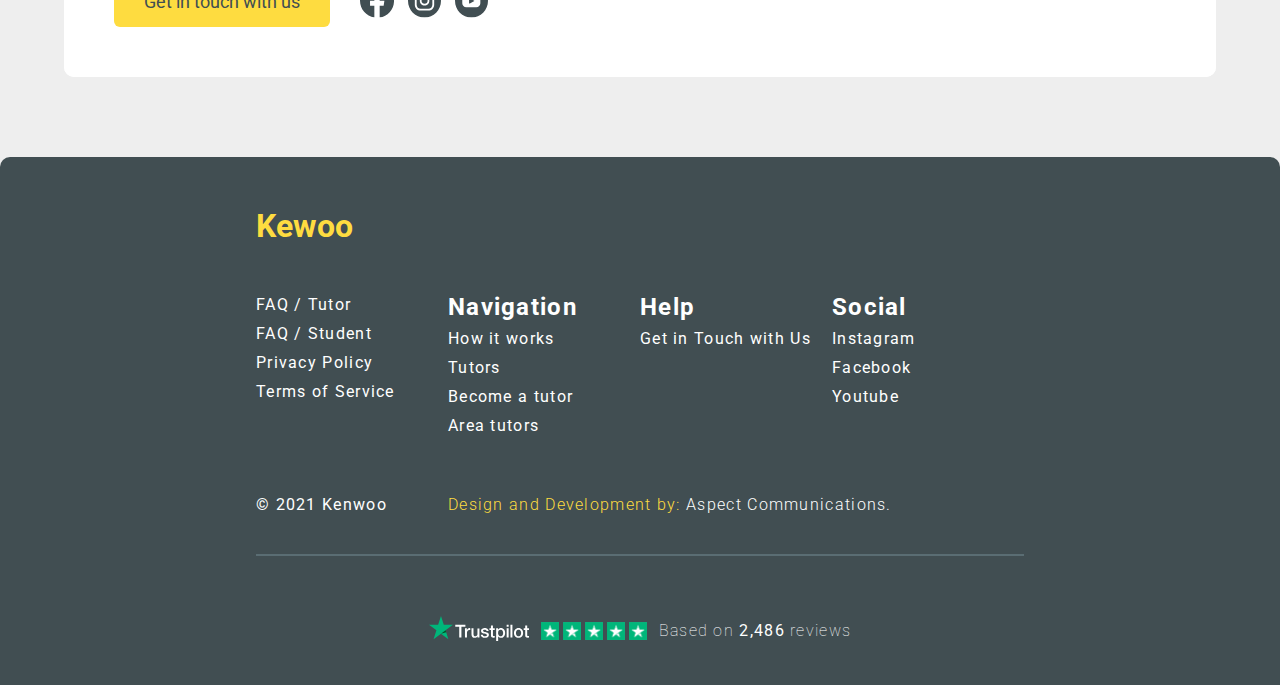
<file: faq.html>
<!DOCTYPE html>
<html lang="en">
	<head>
		<meta charset="UTF-8" />
		<meta http-equiv="X-UA-Compatible" content="IE=edge" />
		<meta name="viewport" content="width=device-width, initial-scale=1.0" />
		<link rel="stylesheet" href="css/style.css" />
		<link rel="stylesheet" href="css/owl.carousel.min.css" />
		<link rel="stylesheet" href="css/owl.theme.default.css" />
		<title>KEWOO ORIGINAL</title>
	</head>
	<body>
		<!-- NAV -->

		<div class="nav">
			<nav>
				<div class="container">
					<a href="index.html" class="logo"
						><img src="img/logo/main_logo.svg" alt=""
					/></a>
					<div class="drop-down">
						<ul class="nav-links">
							<li><a href="index.html#how_it_works">How it works</a></li>
							<li><a href="tutors.html">Tutors</a></li>
							<li><a href="become_a_tutor.html">Become a tutor</a></li>
							<li><a href="tutor_profile.html">Area tutors</a></li>
						</ul>
						<hr />
						<ul class="langs">
							<li class="lang-esp"><a href="">ESP</a></li>
							<li class="lang-esp"><a href="">ITA</a></li>
							<li class="lang-esp"><a href="">SRB</a></li>
							<li class="lang-esp"><a href="" class="lang-active">ENG</a></li>
						</ul>
						<a href="become_a_tutor.html" class="login"
							><img src="img/icons/login_icon.svg" alt="" />
							<p>Login</p></a
						>
					</div>
					<div class="toggle-bar">
						<span></span>
						<span></span>
						<span></span>
					</div>
				</div>
			</nav>
		</div>
		<!-- FAQ -->

		<section class="faq-page">
			<div class="header-faq"></div>
			<div class="container">
				<h2>FAQ</h2>
				<hr />
				<div class="wrapper">
					<article>
						<p class="lead">What’s Kewoo?</p>
						<p>
							Kewoo is an online educational platform that pairs students with
							private tutors from all over the world via online chat.
						</p>
					</article>
					<article>
						<p class="lead">How can I find a tutor?</p>
						<p>
							You can find a suitable tutor in “teachers” section (link). The
							find tutor button is located in the upper left corner of the page.
							You can make use of the search filters to refine the search based
							on your needs, price range etc.
						</p>
					</article>
					<article>
						<p class="lead">How do I contact a tutor?</p>
						<p>
							You can simply get in touch with your tutor by sending her/him a
							direct message or texting her/him on one of the IM apps listed in
							her/his profile.
						</p>
					</article>
					<article>
						<p class="lead">What are the tips for a profile approval?</p>
						<p>
							Often, the profile photo, video or description doesn’t meet
							minimum requirements. Make sure you use a real image in which your
							face is clearly visible. Take your time to shoot a video
							introduction in a well-lighted place and fill in the description
							section properly.
						</p>
					</article>
					<article>
						<p class="lead">How do I book a lesson?</p>
						<p class="book_a_lesson">
							There are different ways to book your lesson: <br />
							Contact your tutor. Before booking a lesson, you can send a direct
							message to your tutor to make sure she/he fits your requirements.
							<br />
							Book a 15 minute free trial lesson to get to know your tutor and
							tell her/him more about your goals and expectations. <br />
							Book a private lesson with your tutor by selecting a time and date
							that best suits you from her/his calendar.
						</p>
					</article>
					<article>
						<p class="lead">How do I pay for my lesson?</p>
						<p>
							When making the reservation for your class, you can make a payment
							using one of the payment methods accepted by your tutor. You can
							also agree payment method with your tutor via IM (instant
							messaging) or during your free trial class.
						</p>
					</article>

					<article>
						<p class="lead">What if I need to cancel my lesson?</p>
						<p>
							If, for any reason, you need to cancel your booked lesson, we
							highly suggest you letting your tutor know as soon as possible
							that you’re not going to be able to make it to your lesson.
							Please, remember that tutor's time is our most precious resource
							and we need to use it wisely. Always try to cancel your lesson at
							least 24 hours in advance.
						</p>
					</article>

					<article>
						<p class="lead">
							If I am not satisfied, am I eligible for a refund?
						</p>
						<p>
							It solely depends on tutor’s service delivery policy which each
							tutor is free to determine. If you are not sure that the tutor can
							meet your expectations, we highly recommend you scheduling a trial
							class and get to know your future tutor better prior to booking a
							private class.
						</p>
					</article>
					<div class="faq-buttons">
						<button class="btn">Get in touch with us</button>
						<div class="faq-socials">
							<img src="img/Become_a_tutor/facebook.svg" alt="" />
							<img src="img/Become_a_tutor/instagram.svg" alt="" />
							<img src="img/Become_a_tutor/youtube.svg" alt="" />
						</div>
					</div>
				</div>
			</div>
		</section>
		<!-- FOOTER -->
		<footer>
			<div class="container">
				<h3>Kewoo</h3>
				<div class="row">
					<article>
						<ul>
							<li><a href="">FAQ / Tutor</a></li>
							<li><a href="">FAQ / Student</a></li>
							<li><a href="">Privacy Policy</a></li>
							<li><a href="">Terms of Service</a></li>
						</ul>
					</article>
					<article>
						<h4>Navigation</h4>
						<ul>
							<li><a href="">How it works</a></li>
							<li><a href="">Tutors</a></li>
							<li><a href="">Become a tutor</a></li>
							<li><a href="">Area tutors</a></li>
						</ul>
					</article>
					<article>
						<h4>Help</h4>
						<ul>
							<li><a href="">Get in Touch with Us</a></li>
						</ul>
					</article>

					<article>
						<h4>Social</h4>
						<ul>
							<li><a href="">Instagram</a></li>
							<li><a href="">Facebook</a></li>
							<li><a href="">Youtube</a></li>
						</ul>
					</article>
				</div>

				<div class="bottomLine">
					<p class="copyR">&copy; 2021 Kenwoo</p>
					<p class="desingBy">
						<span>Design and Development by: </span
						><a href="http://www.aspectcommunications.net/" target="_black"
							>Aspect Communications.</a
						>
					</p>
					<hr />
					<div class="trustPilot">
						<div class="trust-logo">
							<img src="img/trust_pilot/logo-white.svg" alt="" />
						</div>
						<div class="trust-rate-stars">
							<img src="img/trust_pilot/trust_star.svg" alt="" />
							<img src="img/trust_pilot/trust_star.svg" alt="" />
							<img src="img/trust_pilot/trust_star.svg" alt="" />
							<img src="img/trust_pilot/trust_star.svg" alt="" />
							<img src="img/trust_pilot/trust_star.svg" alt="" />
						</div>
						<div class="trust-rate">
							<p>Based on <span class="rate">2,486</span> reviews</p>
						</div>
					</div>
				</div>
			</div>
		</footer>

		<script
			src="https://code.jquery.com/jquery-3.6.0.min.js"
			integrity="sha256-/xUj+3OJU5yExlq6GSYGSHk7tPXikynS7ogEvDej/m4="
			crossorigin="anonymous"
		></script>
		<script src="js/owl.carousel.min.js"></script>
		<script src="js/main.js"></script>
	</body>
</html>
</file>
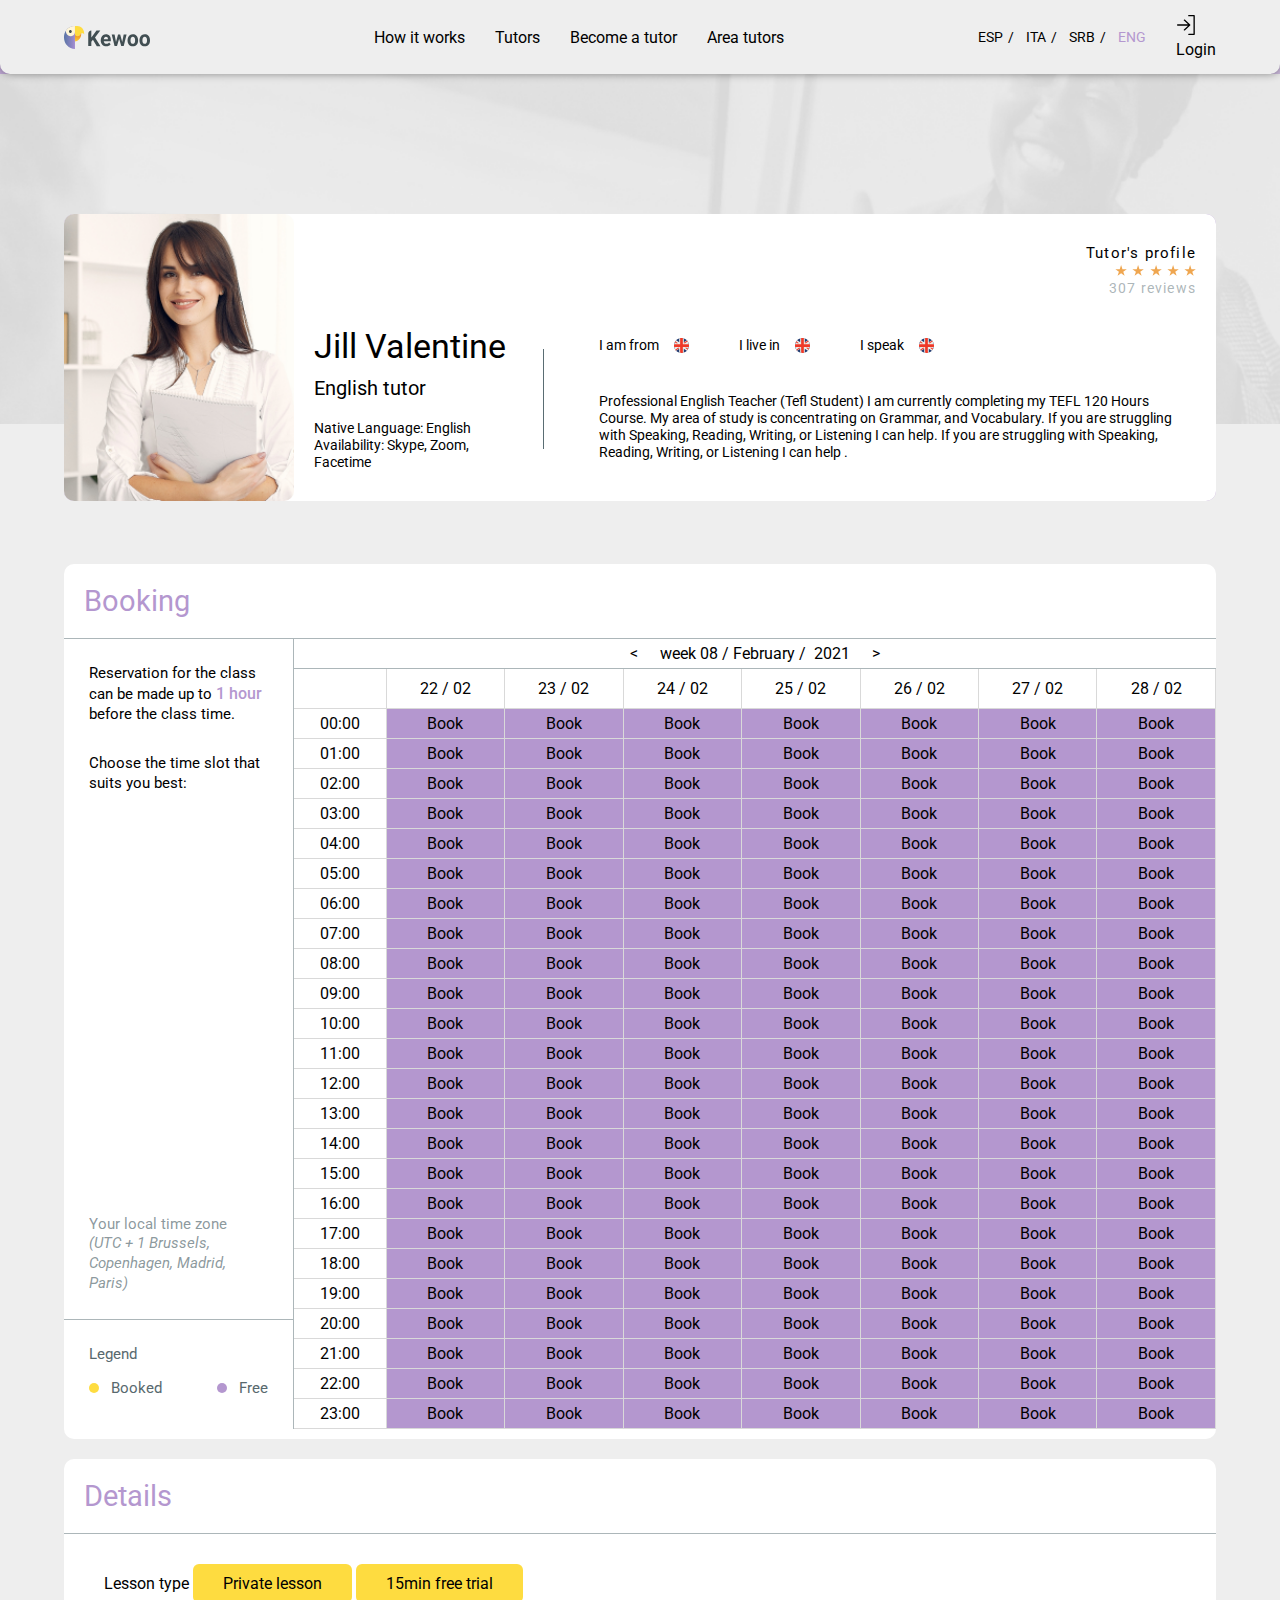
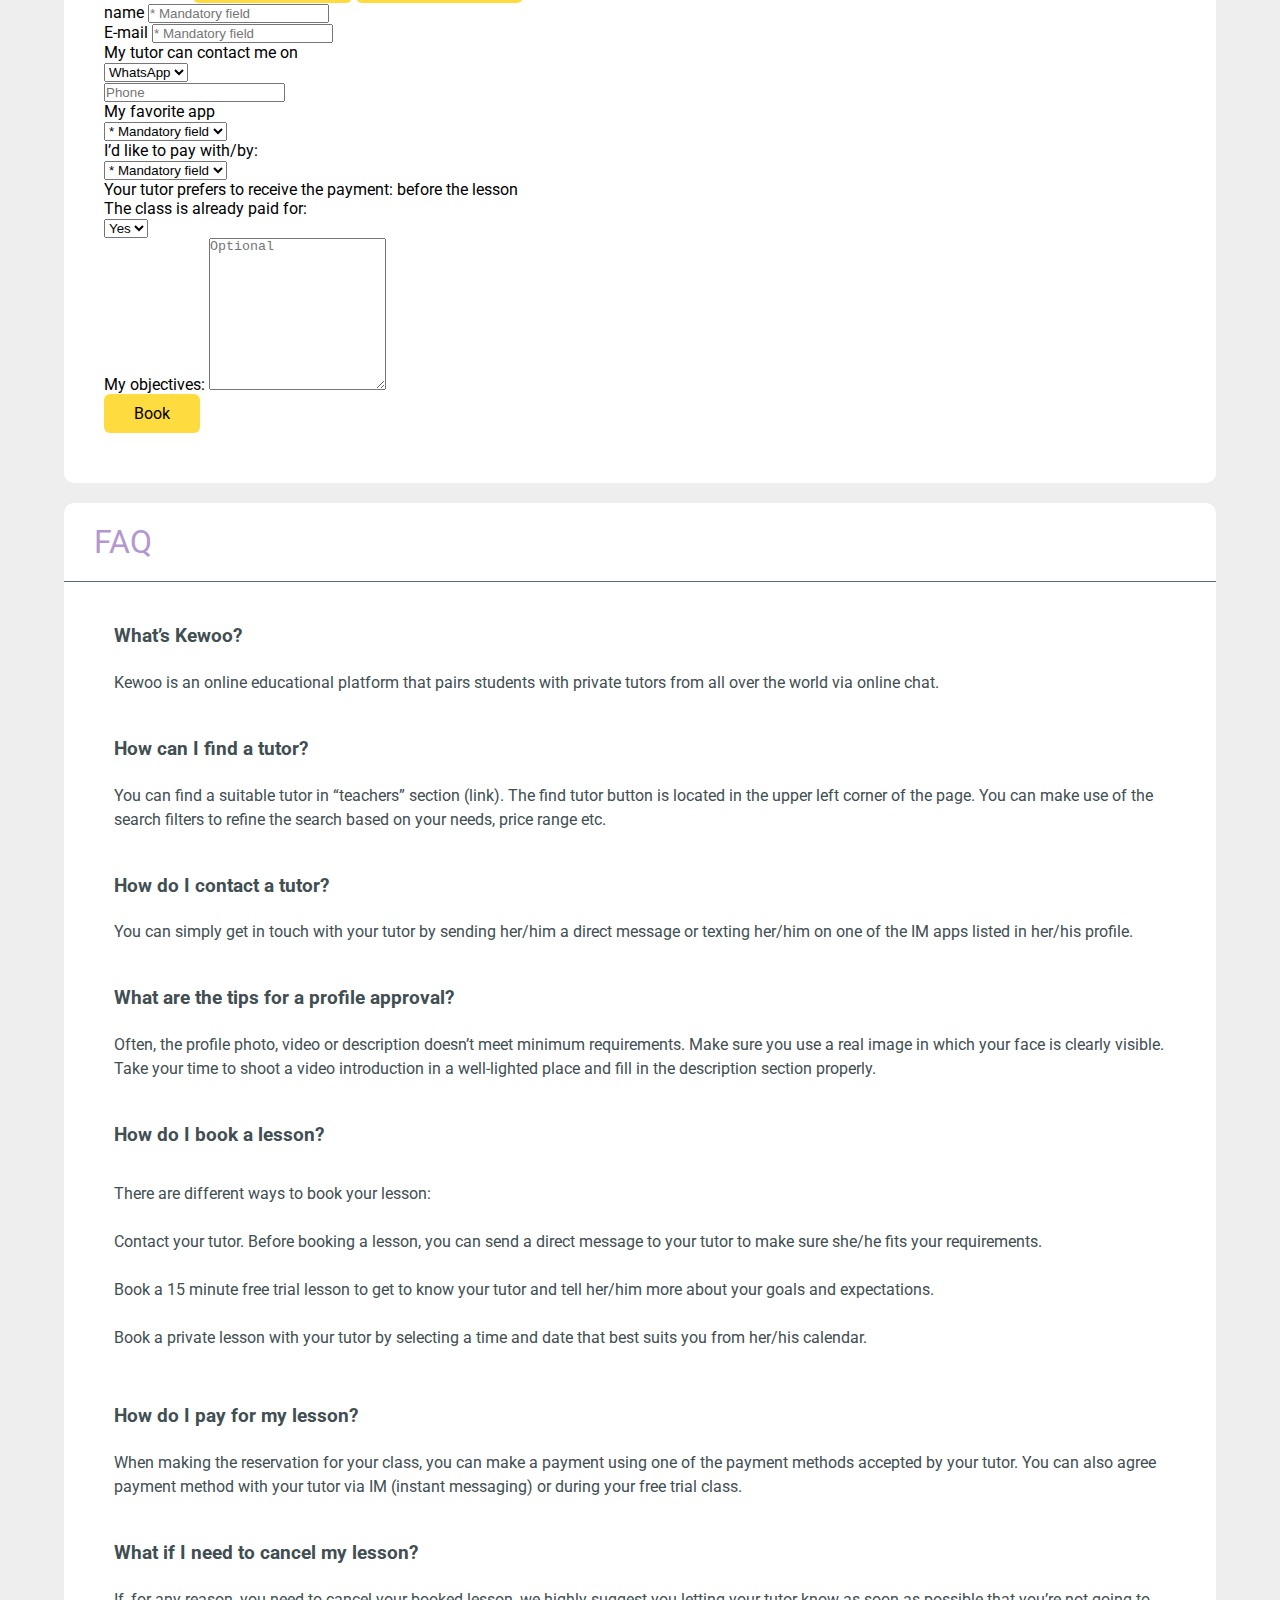
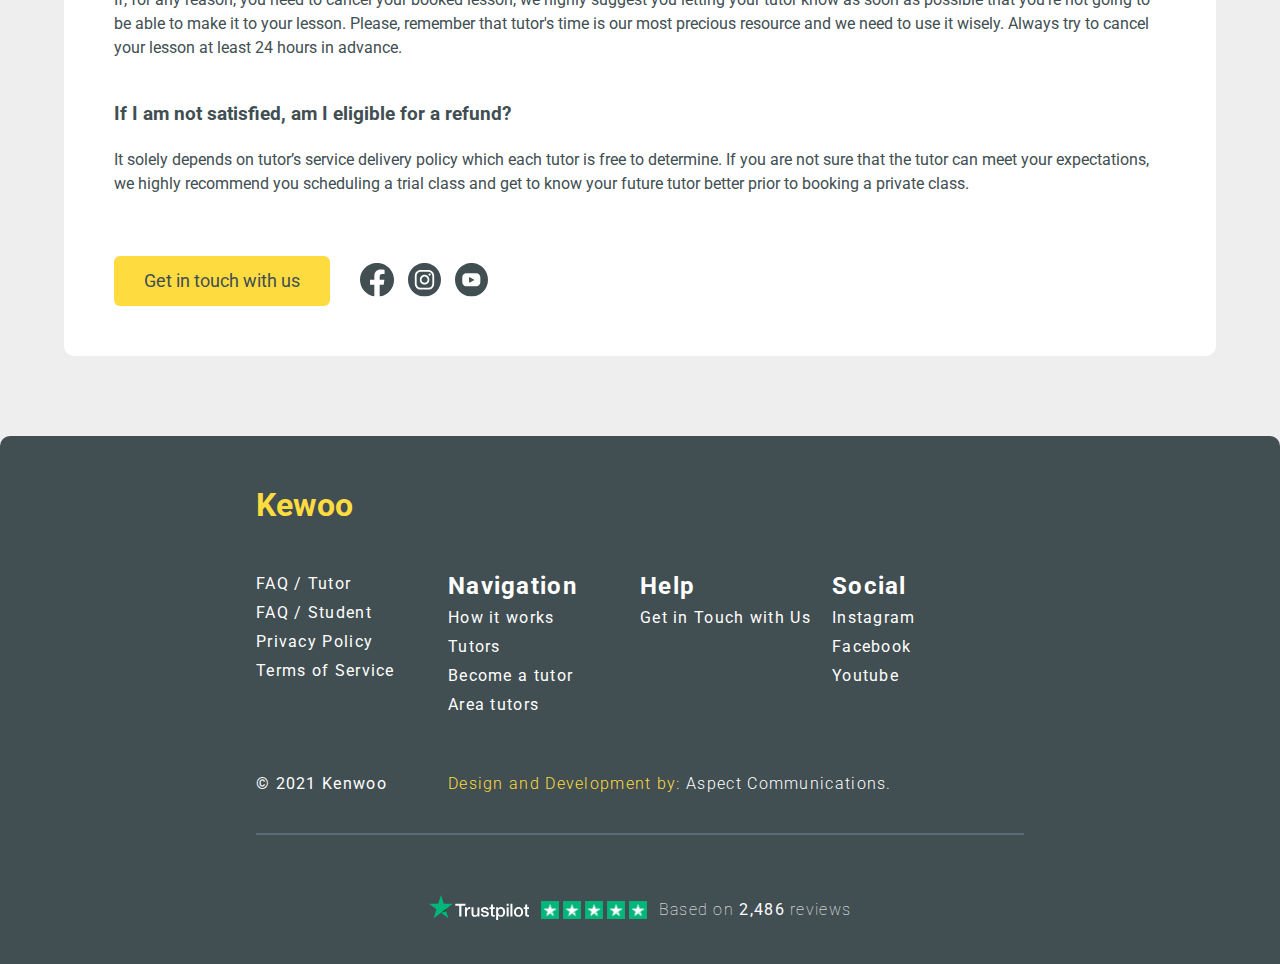
<file: private_lesson.html>
<!DOCTYPE html>
<html lang="en">
	<head>
		<meta charset="UTF-8" />
		<meta http-equiv="X-UA-Compatible" content="IE=edge" />
		<meta name="viewport" content="width=device-width, initial-scale=1.0" />
		<link rel="stylesheet" href="css/style.css" />
		<link rel="stylesheet" href="css/owl.carousel.min.css" />
		<link rel="stylesheet" href="css/owl.theme.default.css" />
		<title>KEWOO ORIGINAL</title>
	</head>
	<body>
		<!-- NAV -->

		<div class="nav">
			<nav>
				<div class="container">
					<a href="index.html" class="logo"
						><img src="img/logo/main_logo.svg" alt=""
					/></a>
					<div class="drop-down">
						<ul class="nav-links">
							<li><a href="index.html#how_it_works">How it works</a></li>
							<li><a href="tutors.html">Tutors</a></li>
							<li><a href="become_a_tutor.html">Become a tutor</a></li>
							<li><a href="tutor_profile.html">Area tutors</a></li>
						</ul>
						<hr />
						<ul class="langs">
							<li class="lang-esp"><a href="">ESP</a></li>
							<li class="lang-esp"><a href="">ITA</a></li>
							<li class="lang-esp"><a href="">SRB</a></li>
							<li class="lang-esp"><a href="" class="lang-active">ENG</a></li>
						</ul>
						<a href="become_a_tutor.html" class="login"
							><img src="img/icons/login_icon.svg" alt="" />
							<p>Login</p></a
						>
					</div>
					<div class="toggle-bar">
						<span></span>
						<span></span>
						<span></span>
					</div>
				</div>
			</nav>
		</div>
		<!-- HEADER -->
		<section class="tutor_lesson_header">
			<div class="tutor-profile">
				<div class="container">
					<article class="tutor-profile-view">
						<div class="tutor-profile-card">
							<div class="tutor-img">
								<img
									class="profile_image"
									src="img/tutors/tutor_prfile_img/tutor_profile_img_1.png"
									alt=""
								/>
							</div>
							<div class="tutor-content">
								<div class="my_profile">
									<div class="">
										<p>Tutor's profile</p>
										<div class="rate">
											<img src="img/star/Star 4.svg" alt="" />
											<img src="img/star/Star 4.svg" alt="" />
											<img src="img/star/Star 4.svg" alt="" />
											<img src="img/star/Star 4.svg" alt="" />
											<img src="img/star/Star 4.svg" alt="" />
										</div>
										<p class="views">307 reviews</p>
									</div>
								</div>

								<div class="tutor-img-mob">
									<img
										src="img/tutors/tutor_prfile_img/tutor_profile_img_1.png"
										alt=""
									/>
								</div>
								<div class="tutor-card-headline">
									<h3>Jill Valentine</h3>
									<p class="tutor_for">English tutor</p>

									<div class="availability">
										<p>Native <span>Language: English</span></p>
										<p>Availability: <span>Skype, Zoom, Facetime</span></p>
									</div>
								</div>

								<div class="tutor-card-description">
									<div class="from">
										<p>I am from</p>
										<img src="img/flags/UK.svg" alt="" />
									</div>
									<div class="live-in">
										<p>I live in</p>
										<img src="img/flags/UK.svg" alt="" />
									</div>
									<div class="speak">
										<p>I speak</p>
										<img src="img/flags/UK.svg" alt="" />
									</div>
									<div class="tutor-card-text">
										<p>
											Professional English Teacher (Tefl Student) I am currently
											completing my TEFL 120 Hours Course. My area of study is
											concentrating on Grammar, and Vocabulary. If you are
											struggling with Speaking, Reading, Writing, or Listening I
											can help. If you are struggling with Speaking, Reading,
											Writing, or Listening I can help .
										</p>
									</div>
								</div>
							</div>
						</div>
					</article>
				</div>
			</div>
		</section>

		<!-- LESSON BOOKING -->
		<section class="tutor_section booking">
			<div class="container">
				<h3>Booking</h3>
				<div class="wrapper">
					<div class="calendar_panel">
						<div class="reservations">
							<p>
								Reservation for the class can be made up to
								<span>1 hour</span> before the class time.
							</p>

							<p>Choose the time slot that suits you best:</p>
						</div>
						<div class="local_time">
							<p>
								Your local time zone <br />
								<span>(UTC + 1 Brussels, Copenhagen, Madrid, Paris)</span>
							</p>
						</div>
						<div class="legend">
							<p>Legend</p>
							<div>
								<p><span></span> Booked</p>
								<p><span></span> Free</p>
							</div>
						</div>
					</div>
					<div class="calendar_view">
						<div class="calendar_slider">
							<p>
								<span class="prev"><</span
								><span class="current_mounth">week 08 / February / </span
								><span class="current_year">2021</span
								><span class="next">></span>
							</p>
						</div>

						<div class="days">
							<div class="time"><p>3</p></div>
							<div class="current_day">
								<p><span>22</span> / <span class="mounth">02</span></p>
							</div>
							<div class="current_day">
								<p><span>23</span> / <span class="mounth">02</span></p>
							</div>
							<div class="current_day">
								<p><span>24</span> / <span class="mounth">02</span></p>
							</div>
							<div class="current_day">
								<p><span>25</span> / <span class="mounth">02</span></p>
							</div>
							<div class="current_day">
								<p><span>26</span> / <span class="mounth">02</span></p>
							</div>
							<div class="current_day">
								<p><span>27</span> / <span class="mounth">02</span></p>
							</div>
							<div class="current_day">
								<p><span>28</span> / <span class="mounth">02</span></p>
							</div>
						</div>
						<div class="times_table">
							<div class="time">00:00</div>
							<div class="book_time"></div>
							<div class="book_time"></div>
							<div class="book_time"></div>
							<div class="book_time"></div>
							<div class="book_time"></div>
							<div class="book_time"></div>
							<div class="book_time"></div>
						</div>
						<div class="times_table">
							<div class="time">01:00</div>
							<div class="book_time"></div>
							<div class="book_time"></div>
							<div class="book_time"></div>
							<div class="book_time"></div>
							<div class="book_time"></div>
							<div class="book_time"></div>
							<div class="book_time"></div>
						</div>
						<div class="times_table">
							<div class="time">02:00</div>
							<div class="book_time"></div>
							<div class="book_time"></div>
							<div class="book_time"></div>
							<div class="book_time"></div>
							<div class="book_time"></div>
							<div class="book_time"></div>
							<div class="book_time"></div>
						</div>
						<div class="times_table">
							<div class="time">03:00</div>
							<div class="book_time"></div>
							<div class="book_time"></div>
							<div class="book_time"></div>
							<div class="book_time"></div>
							<div class="book_time"></div>
							<div class="book_time"></div>
							<div class="book_time"></div>
						</div>
						<div class="times_table">
							<div class="time">04:00</div>
							<div class="book_time"></div>
							<div class="book_time"></div>
							<div class="book_time"></div>
							<div class="book_time"></div>
							<div class="book_time"></div>
							<div class="book_time"></div>
							<div class="book_time"></div>
						</div>
						<div class="times_table">
							<div class="time">05:00</div>
							<div class="book_time"></div>
							<div class="book_time"></div>
							<div class="book_time"></div>
							<div class="book_time"></div>
							<div class="book_time"></div>
							<div class="book_time"></div>
							<div class="book_time"></div>
						</div>
						<div class="times_table">
							<div class="time">06:00</div>
							<div class="book_time"></div>
							<div class="book_time"></div>
							<div class="book_time"></div>
							<div class="book_time"></div>
							<div class="book_time"></div>
							<div class="book_time"></div>
							<div class="book_time"></div>
						</div>
						<div class="times_table">
							<div class="time">07:00</div>
							<div class="book_time"></div>
							<div class="book_time"></div>
							<div class="book_time"></div>
							<div class="book_time"></div>
							<div class="book_time"></div>
							<div class="book_time"></div>
							<div class="book_time"></div>
						</div>
						<div class="times_table">
							<div class="time">08:00</div>
							<div class="book_time"></div>
							<div class="book_time"></div>
							<div class="book_time"></div>
							<div class="book_time"></div>
							<div class="book_time"></div>
							<div class="book_time"></div>
							<div class="book_time"></div>
						</div>
						<div class="times_table">
							<div class="time">09:00</div>
							<div class="book_time"></div>
							<div class="book_time"></div>
							<div class="book_time"></div>
							<div class="book_time"></div>
							<div class="book_time"></div>
							<div class="book_time"></div>
							<div class="book_time"></div>
						</div>
						<div class="times_table">
							<div class="time">10:00</div>
							<div class="book_time"></div>
							<div class="book_time"></div>
							<div class="book_time"></div>
							<div class="book_time"></div>
							<div class="book_time"></div>
							<div class="book_time"></div>
							<div class="book_time"></div>
						</div>
						<div class="times_table">
							<div class="time">11:00</div>
							<div class="book_time"></div>
							<div class="book_time"></div>
							<div class="book_time"></div>
							<div class="book_time"></div>
							<div class="book_time"></div>
							<div class="book_time"></div>
							<div class="book_time"></div>
						</div>
						<div class="times_table">
							<div class="time">12:00</div>
							<div class="book_time"></div>
							<div class="book_time"></div>
							<div class="book_time"></div>
							<div class="book_time"></div>
							<div class="book_time"></div>
							<div class="book_time"></div>
							<div class="book_time"></div>
						</div>
						<div class="times_table">
							<div class="time">13:00</div>
							<div class="book_time"></div>
							<div class="book_time"></div>
							<div class="book_time"></div>
							<div class="book_time"></div>
							<div class="book_time"></div>
							<div class="book_time"></div>
							<div class="book_time"></div>
						</div>
						<div class="times_table">
							<div class="time">14:00</div>
							<div class="book_time"></div>
							<div class="book_time"></div>
							<div class="book_time"></div>
							<div class="book_time"></div>
							<div class="book_time"></div>
							<div class="book_time"></div>
							<div class="book_time"></div>
						</div>
						<div class="times_table">
							<div class="time">15:00</div>
							<div class="book_time"></div>
							<div class="book_time"></div>
							<div class="book_time"></div>
							<div class="book_time"></div>
							<div class="book_time"></div>
							<div class="book_time"></div>
							<div class="book_time"></div>
						</div>

						<div class="times_table">
							<div class="time">16:00</div>
							<div class="book_time"></div>
							<div class="book_time"></div>
							<div class="book_time"></div>
							<div class="book_time"></div>
							<div class="book_time"></div>
							<div class="book_time"></div>
							<div class="book_time"></div>
						</div>

						<div class="times_table">
							<div class="time">17:00</div>
							<div class="book_time"></div>
							<div class="book_time"></div>
							<div class="book_time"></div>
							<div class="book_time"></div>
							<div class="book_time"></div>
							<div class="book_time"></div>
							<div class="book_time"></div>
						</div>

						<div class="times_table">
							<div class="time">18:00</div>
							<div class="book_time"></div>
							<div class="book_time"></div>
							<div class="book_time"></div>
							<div class="book_time"></div>
							<div class="book_time"></div>
							<div class="book_time"></div>
							<div class="book_time"></div>
						</div>

						<div class="times_table">
							<div class="time">19:00</div>
							<div class="book_time"></div>
							<div class="book_time"></div>
							<div class="book_time"></div>
							<div class="book_time"></div>
							<div class="book_time"></div>
							<div class="book_time"></div>
							<div class="book_time"></div>
						</div>

						<div class="times_table">
							<div class="time">20:00</div>
							<div class="book_time"></div>
							<div class="book_time"></div>
							<div class="book_time"></div>
							<div class="book_time"></div>
							<div class="book_time"></div>
							<div class="book_time"></div>
							<div class="book_time"></div>
						</div>
						<div class="times_table">
							<div class="time">21:00</div>
							<div class="book_time"></div>
							<div class="book_time"></div>
							<div class="book_time"></div>
							<div class="book_time"></div>
							<div class="book_time"></div>
							<div class="book_time"></div>
							<div class="book_time"></div>
						</div>

						<div class="times_table">
							<div class="time">22:00</div>
							<div class="book_time"></div>
							<div class="book_time"></div>
							<div class="book_time"></div>
							<div class="book_time"></div>
							<div class="book_time"></div>
							<div class="book_time"></div>
							<div class="book_time"></div>
						</div>
						<div class="times_table">
							<div class="time">23:00</div>
							<div class="book_time"></div>
							<div class="book_time"></div>
							<div class="book_time"></div>
							<div class="book_time"></div>
							<div class="book_time"></div>
							<div class="book_time"></div>
							<div class="book_time"></div>
						</div>
					</div>
				</div>
			</div>
		</section>

		<!-- DETAILS -->

		<section class="details tutor_section">
			<div class="container">
				<h3>Details</h3>
				<div class="wrapper">
					<form action="">
						<div class="row">
							<label for="lesson_type">Lesson type</label>
							<button class="lesson active_button">Private lesson</button>
							<button class="trial">15min free trial</button>
						</div>
						<div class="row">
							<label for="name">name</label>
							<input type="text" name="name" placeholder="* Mandatory field" />
						</div>
						<div class="row">
							<label for="email">E-mail</label>
							<input
								type="email"
								name="email"
								placeholder="* Mandatory field"
							/>
						</div>
						<div class="row">
							<label for="apps">My tutor can contact me on</label>
							<div class="select-box">
								<select name="apps" id="apps">
									<option value="WhatsApp">WhatsApp</option>
									<option value="Zoom">Zoom</option>
									<option value="Skype">Skype</option>
									<option value="Viber">Viber</option>
								</select>
								<span></span>
							</div>
							<input type="text" name="phone" placeholder="Phone" />
						</div>
						<div class="row">
							<label for="favoriteApp">My favorite app</label>
							<div class="select-box">
								<select name="favoriteApp" id="apps">
									<option value="">* Mandatory field</option>
									<option value="WhatsApp">WhatsApp</option>
									<option value="Zoom">Zoom</option>
									<option value="Skype">Skype</option>
									<option value="Viber">Viber</option>
								</select>
								<span></span>
							</div>
						</div>

						<div class="row">
							<label for="pay_me">I’d like to pay with/by:</label>
							<div class="select-box">
								<select name="pay_me" id="pay_me">
									<option value="">* Mandatory field</option>
									<option value="WhatsApp">WhatsApp</option>
									<option value="Zoom">Zoom</option>
									<option value="Skype">Skype</option>
									<option value="Viber">Viber</option>
								</select>
								<span></span>
							</div>
						</div>
						<div class="row">
							<p class="lead">
								Your tutor prefers to receive the payment:
								<span>before the lesson</span>
							</p>
						</div>
						<div class="row">
							<label for="select">The class is already paid for:</label>
							<div class="select-box">
								<select name="select" id="select">
									<option value="yes">Yes</option>
									<option value="no">No</option>
								</select>
								<span></span>
							</div>
						</div>

						<div class="row">
							<label for="obectives">My objectives:</label>
							<textarea
								name="objectives"
								id="objectives"
								rows="10"
								placeholder="Optional"
							></textarea>
						</div>
						<button>Book</button>
					</form>
				</div>
			</div>
		</section>
		<!-------------
             FAQ 
            ----------->

		<section class="faq">
			<div class="container">
				<h2>FAQ</h2>
				<hr />
				<div class="wrapper">
					<article>
						<p class="lead">What’s Kewoo?</p>
						<p>
							Kewoo is an online educational platform that pairs students with
							private tutors from all over the world via online chat.
						</p>
					</article>
					<article>
						<p class="lead">How can I find a tutor?</p>
						<p>
							You can find a suitable tutor in “teachers” section (link). The
							find tutor button is located in the upper left corner of the page.
							You can make use of the search filters to refine the search based
							on your needs, price range etc.
						</p>
					</article>
					<article>
						<p class="lead">How do I contact a tutor?</p>
						<p>
							You can simply get in touch with your tutor by sending her/him a
							direct message or texting her/him on one of the IM apps listed in
							her/his profile.
						</p>
					</article>
					<article>
						<p class="lead">What are the tips for a profile approval?</p>
						<p>
							Often, the profile photo, video or description doesn’t meet
							minimum requirements. Make sure you use a real image in which your
							face is clearly visible. Take your time to shoot a video
							introduction in a well-lighted place and fill in the description
							section properly.
						</p>
					</article>
					<article>
						<p class="lead">How do I book a lesson?</p>
						<p class="book_a_lesson">
							There are different ways to book your lesson: <br />
							Contact your tutor. Before booking a lesson, you can send a direct
							message to your tutor to make sure she/he fits your requirements.
							<br />
							Book a 15 minute free trial lesson to get to know your tutor and
							tell her/him more about your goals and expectations. <br />
							Book a private lesson with your tutor by selecting a time and date
							that best suits you from her/his calendar.
						</p>
					</article>
					<article>
						<p class="lead">How do I pay for my lesson?</p>
						<p>
							When making the reservation for your class, you can make a payment
							using one of the payment methods accepted by your tutor. You can
							also agree payment method with your tutor via IM (instant
							messaging) or during your free trial class.
						</p>
					</article>

					<article>
						<p class="lead">What if I need to cancel my lesson?</p>
						<p>
							If, for any reason, you need to cancel your booked lesson, we
							highly suggest you letting your tutor know as soon as possible
							that you’re not going to be able to make it to your lesson.
							Please, remember that tutor's time is our most precious resource
							and we need to use it wisely. Always try to cancel your lesson at
							least 24 hours in advance.
						</p>
					</article>

					<article>
						<p class="lead">
							If I am not satisfied, am I eligible for a refund?
						</p>
						<p>
							It solely depends on tutor’s service delivery policy which each
							tutor is free to determine. If you are not sure that the tutor can
							meet your expectations, we highly recommend you scheduling a trial
							class and get to know your future tutor better prior to booking a
							private class.
						</p>
					</article>
					<div class="faq-buttons">
						<button class="btn">Get in touch with us</button>
						<div class="faq-socials">
							<img src="img/Become_a_tutor/facebook.svg" alt="" />
							<img src="img/Become_a_tutor/instagram.svg" alt="" />
							<img src="img/Become_a_tutor/youtube.svg" alt="" />
						</div>
					</div>
				</div>
			</div>
		</section>

		<!-- FOOTER -->
		<footer>
			<div class="container">
				<h3>Kewoo</h3>
				<div class="row">
					<article>
						<ul>
							<li><a href="">FAQ / Tutor</a></li>
							<li><a href="">FAQ / Student</a></li>
							<li><a href="">Privacy Policy</a></li>
							<li><a href="">Terms of Service</a></li>
						</ul>
					</article>
					<article>
						<h4>Navigation</h4>
						<ul>
							<li><a href="">How it works</a></li>
							<li><a href="">Tutors</a></li>
							<li><a href="">Become a tutor</a></li>
							<li><a href="">Area tutors</a></li>
						</ul>
					</article>
					<article>
						<h4>Help</h4>
						<ul>
							<li><a href="">Get in Touch with Us</a></li>
						</ul>
					</article>

					<article>
						<h4>Social</h4>
						<ul>
							<li><a href="">Instagram</a></li>
							<li><a href="">Facebook</a></li>
							<li><a href="">Youtube</a></li>
						</ul>
					</article>
				</div>

				<div class="bottomLine">
					<p class="copyR">&copy; 2021 Kenwoo</p>
					<p class="desingBy">
						<span>Design and Development by: </span
						><a href="http://www.aspectcommunications.net/" target="_black"
							>Aspect Communications.</a
						>
					</p>
					<hr />
					<div class="trustPilot">
						<div class="trust-logo">
							<img src="img/trust_pilot/logo-white.svg" alt="" />
						</div>
						<div class="trust-rate-stars">
							<img src="img/trust_pilot/trust_star.svg" alt="" />
							<img src="img/trust_pilot/trust_star.svg" alt="" />
							<img src="img/trust_pilot/trust_star.svg" alt="" />
							<img src="img/trust_pilot/trust_star.svg" alt="" />
							<img src="img/trust_pilot/trust_star.svg" alt="" />
						</div>
						<div class="trust-rate">
							<p>Based on <span class="rate">2,486</span> reviews</p>
						</div>
					</div>
				</div>
			</div>
		</footer>

		<script
			src="https://code.jquery.com/jquery-3.6.0.min.js"
			integrity="sha256-/xUj+3OJU5yExlq6GSYGSHk7tPXikynS7ogEvDej/m4="
			crossorigin="anonymous"
		></script>
		<script src="js/owl.carousel.min.js"></script>
		<script src="js/main.js"></script>
	</body>
</html>
</file>
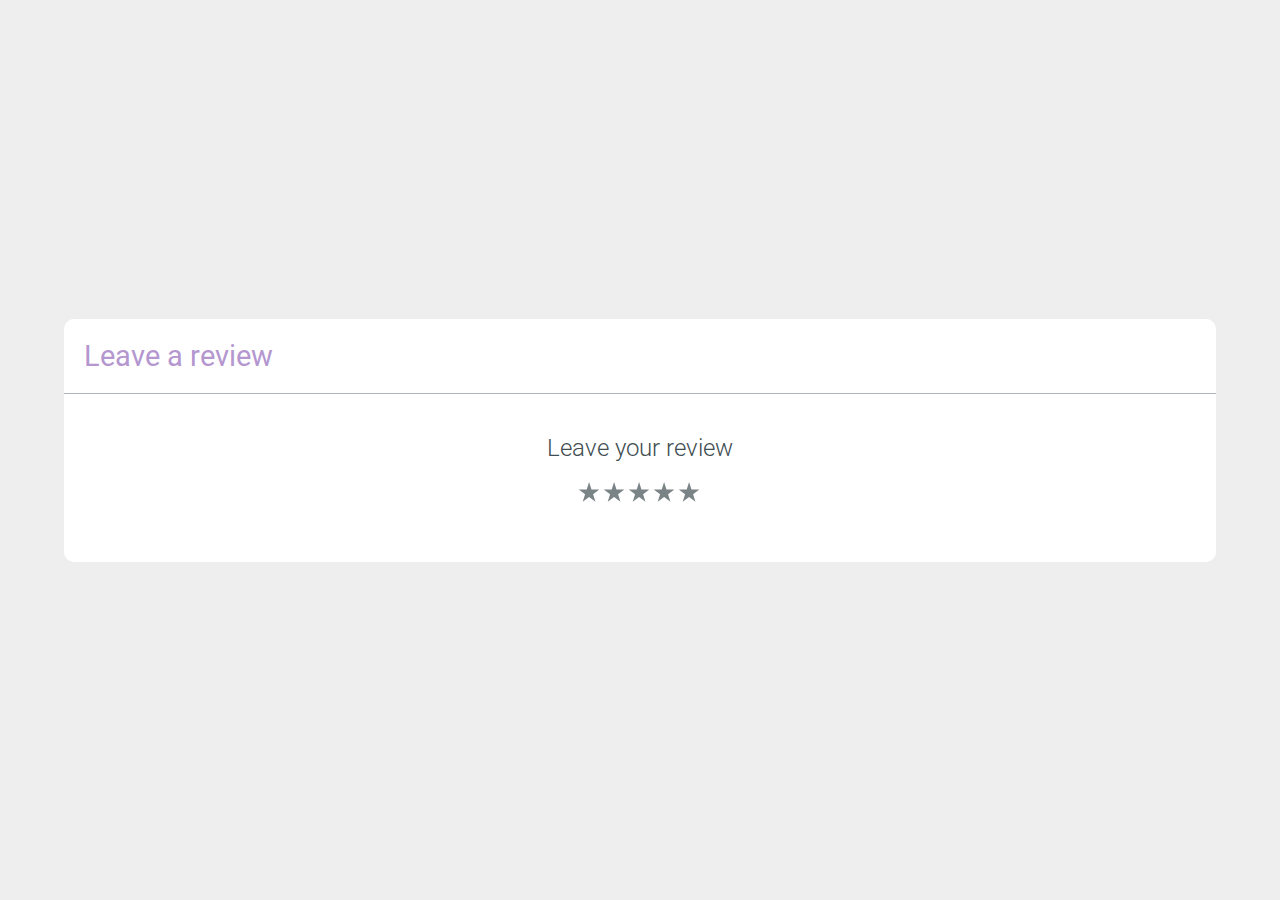
<file: review_page.html>
<!DOCTYPE html>
<html lang="en">
	<head>
		<meta charset="UTF-8" />
		<meta http-equiv="X-UA-Compatible" content="IE=edge" />
		<meta name="viewport" content="width=device-width, initial-scale=1.0" />
		<link rel="stylesheet" href="css/style.css" />
		<link rel="stylesheet" href="css/owl.carousel.min.css" />
		<link rel="stylesheet" href="css/owl.theme.default.css" />
		<title>KEWOO ORIGINAL</title>
	</head>
	<body>
<div class="review_section">
    <section class="tutor_section leave_review" id="edit_profile">
        <div class="container">
            <h3 class="review_headline">Leave a review</h3>
            <div class="review__wrapper">
               
                <div class="star-widget">
                    <h4>Leave your review</h4>
                   <div class="labels">
                    <input type="radio" name="rate" id="rate-5" />
                    <label  for="rate-5">
                        <?xml version="1.0" encoding="utf-8"?>
                        <!-- Generator: Adobe Illustrator 23.0.1, SVG Export Plug-In . SVG Version: 6.00 Build 0)  -->
                        <svg version="1.1" id="Layer_1" xmlns="http://www.w3.org/2000/svg" xmlns:xlink="http://www.w3.org/1999/xlink" x="0px" y="0px"
                            viewBox="0 0 12 11" style="enable-background:new 0 0 12 11;" xml:space="preserve">

                        <path class="st0" d="M6.1,0l1.3,4.1h4.4L8.3,6.7l1.3,4.1L6.1,8.3l-3.5,2.6l1.3-4.1L0.4,4.1h4.4L6.1,0z"/>
                        </svg>

                        </label>
                    <input type="radio" name="rate" id="rate-4" />
                    <label  for="rate-4"><?xml version="1.0" encoding="utf-8"?>
                        <!-- Generator: Adobe Illustrator 23.0.1, SVG Export Plug-In . SVG Version: 6.00 Build 0)  -->
                        <svg version="1.1" id="Layer_1" xmlns="http://www.w3.org/2000/svg" xmlns:xlink="http://www.w3.org/1999/xlink" x="0px" y="0px"
                             viewBox="0 0 12 11" style="enable-background:new 0 0 12 11;" xml:space="preserve">
                        
                        <path class="st0" d="M6.1,0l1.3,4.1h4.4L8.3,6.7l1.3,4.1L6.1,8.3l-3.5,2.6l1.3-4.1L0.4,4.1h4.4L6.1,0z"/>
                        </svg>
                         </label>
                    <input type="radio" name="rate" id="rate-3" />
                    <label  for="rate-3"> <?xml version="1.0" encoding="utf-8"?>
                        <!-- Generator: Adobe Illustrator 23.0.1, SVG Export Plug-In . SVG Version: 6.00 Build 0)  -->
                        <svg version="1.1" id="Layer_1" xmlns="http://www.w3.org/2000/svg" xmlns:xlink="http://www.w3.org/1999/xlink" x="0px" y="0px"
                             viewBox="0 0 12 11" style="enable-background:new 0 0 12 11;" xml:space="preserve">
                        
                        <path class="st0" d="M6.1,0l1.3,4.1h4.4L8.3,6.7l1.3,4.1L6.1,8.3l-3.5,2.6l1.3-4.1L0.4,4.1h4.4L6.1,0z"/>
                        </svg>
                         </label>
                    <input type="radio" name="rate" id="rate-2" />
                    <label  for="rate-2">  <?xml version="1.0" encoding="utf-8"?>
                        <!-- Generator: Adobe Illustrator 23.0.1, SVG Export Plug-In . SVG Version: 6.00 Build 0)  -->
                        <svg version="1.1" id="Layer_1" xmlns="http://www.w3.org/2000/svg" xmlns:xlink="http://www.w3.org/1999/xlink" x="0px" y="0px"
                             viewBox="0 0 12 11" style="enable-background:new 0 0 12 11;" xml:space="preserve">
                        
                        <path class="st0" d="M6.1,0l1.3,4.1h4.4L8.3,6.7l1.3,4.1L6.1,8.3l-3.5,2.6l1.3-4.1L0.4,4.1h4.4L6.1,0z"/>
                        </svg>
                        </label>
                    <input type="radio" name="rate" id="rate-1" />
                    <label  for="rate-1"> <?xml version="1.0" encoding="utf-8"?>
                        <!-- Generator: Adobe Illustrator 23.0.1, SVG Export Plug-In . SVG Version: 6.00 Build 0)  -->
                        <svg version="1.1" id="Layer_1" xmlns="http://www.w3.org/2000/svg" xmlns:xlink="http://www.w3.org/1999/xlink" x="0px" y="0px"
                             viewBox="0 0 12 11" style="enable-background:new 0 0 12 11;" xml:space="preserve">
                        
                        <path class="st0" d="M6.1,0l1.3,4.1h4.4L8.3,6.7l1.3,4.1L6.1,8.3l-3.5,2.6l1.3-4.1L0.4,4.1h4.4L6.1,0z"/>
                        </svg>
                        </label>
                   </div>
                    <form action="#">
                       <div class="review_name">
                           <input type="text" required placeholder="Your name or nickname">
                       </div>
                        <div class="textarea">
                            <textarea
                                cols="30"
                                placeholder="Describe your experiance..."
                            ></textarea>
                        </div>

                        <div class="upload_img">
                            <div class="thumbnail_img"><img src="img/students/user_review.svg" alt=""></div>
                            
                            <img src="img/tutors/tutor_prfile_img/upload_img.svg" alt="" class="upload">
                        </div>
                       
                            <button type="submit" class="btn">Post</button>
                       
                    </form>
                </div>
                <div class="post">
                    <div class="text">Thanks for the review:</div>
                    <div class="your_review">
                        <div class="review_img_out"><img src="img/students/user_review.svg" alt=""></div>
                        <div class="review_name_out"></div>
                        <div class="review_content_out"></div>
                    </div>
                    <div class="edit">Edit</div>
                    <button class="btn submit_review">Submit my review</button>
                </div>

            </div>   
            </div>
        </div>
    </section>
</div>

		<script
			src="https://code.jquery.com/jquery-3.6.0.min.js"
			integrity="sha256-/xUj+3OJU5yExlq6GSYGSHk7tPXikynS7ogEvDej/m4="
			crossorigin="anonymous"
		></script>
		<script src="js/owl.carousel.min.js"></script>
		<script src="js/main.js"></script>
        <script src="js/rate-widget.js"></script>
	</body>
</html>
</file>
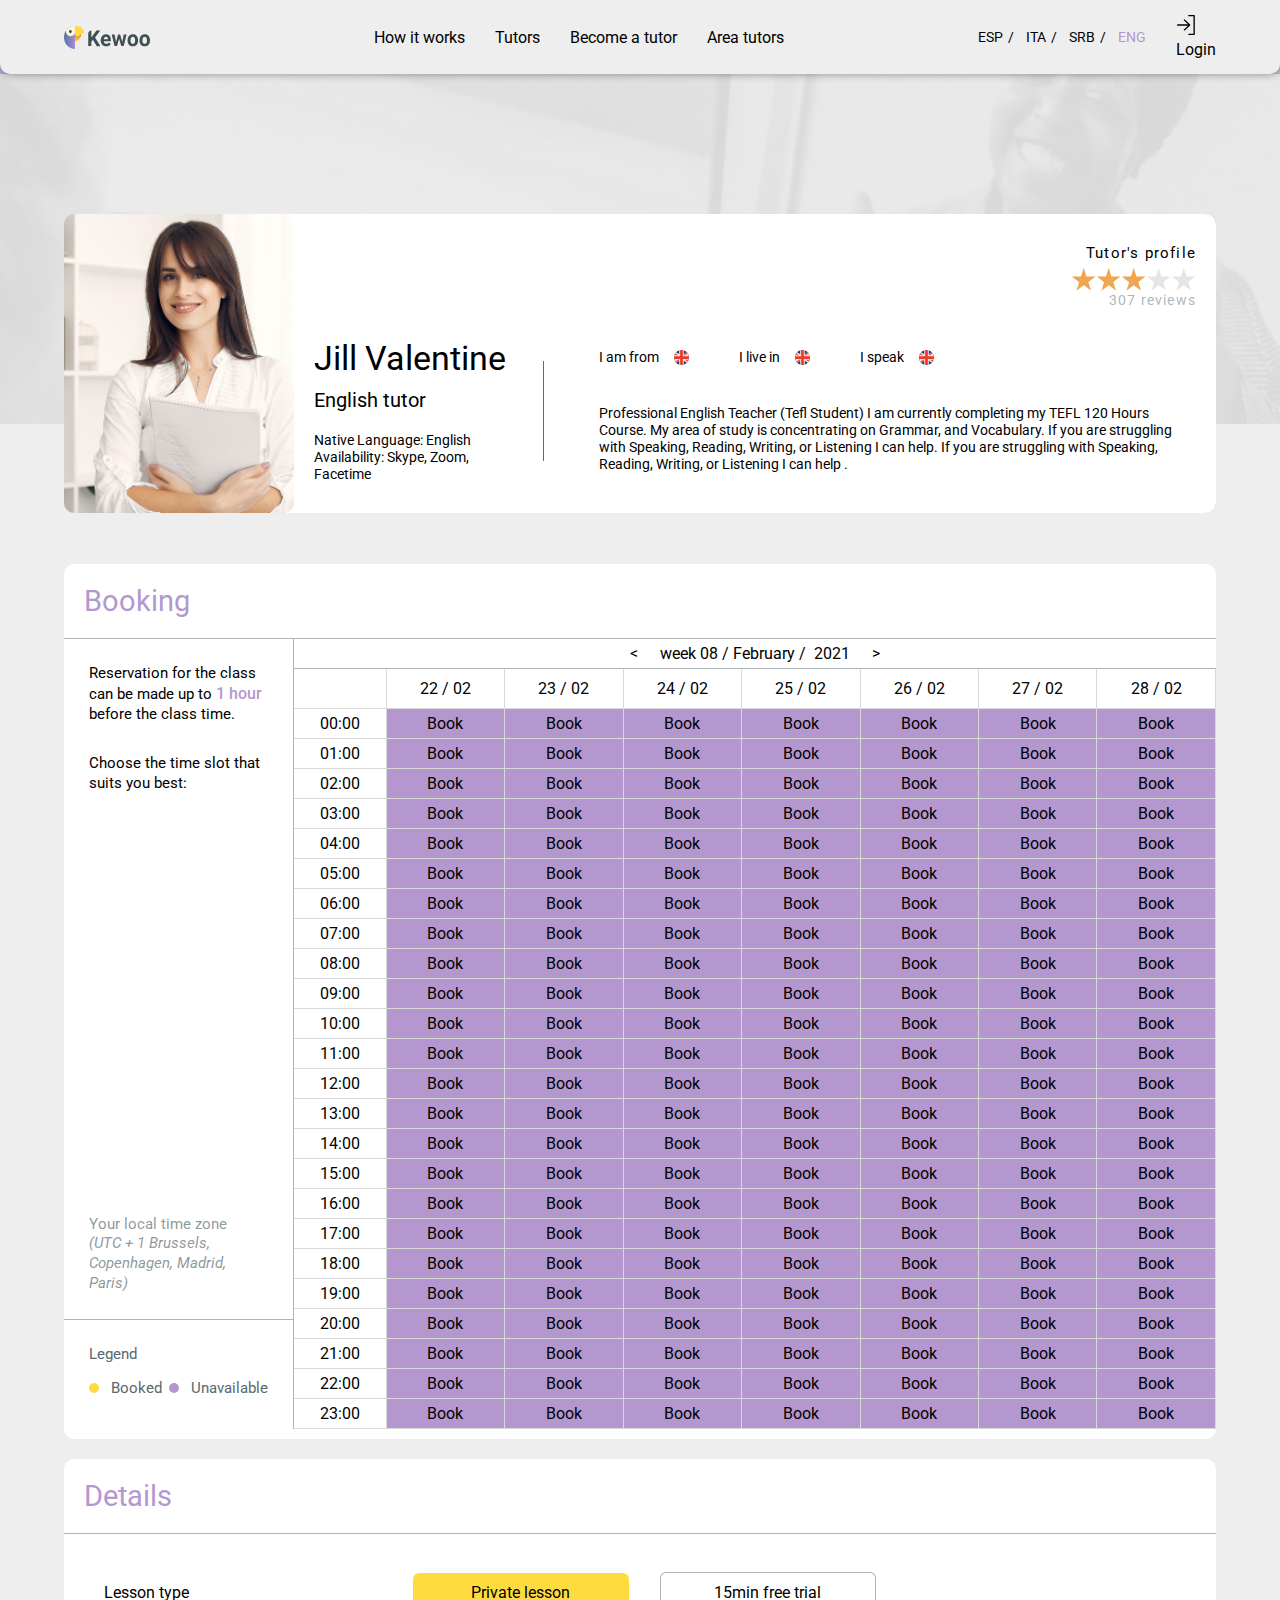
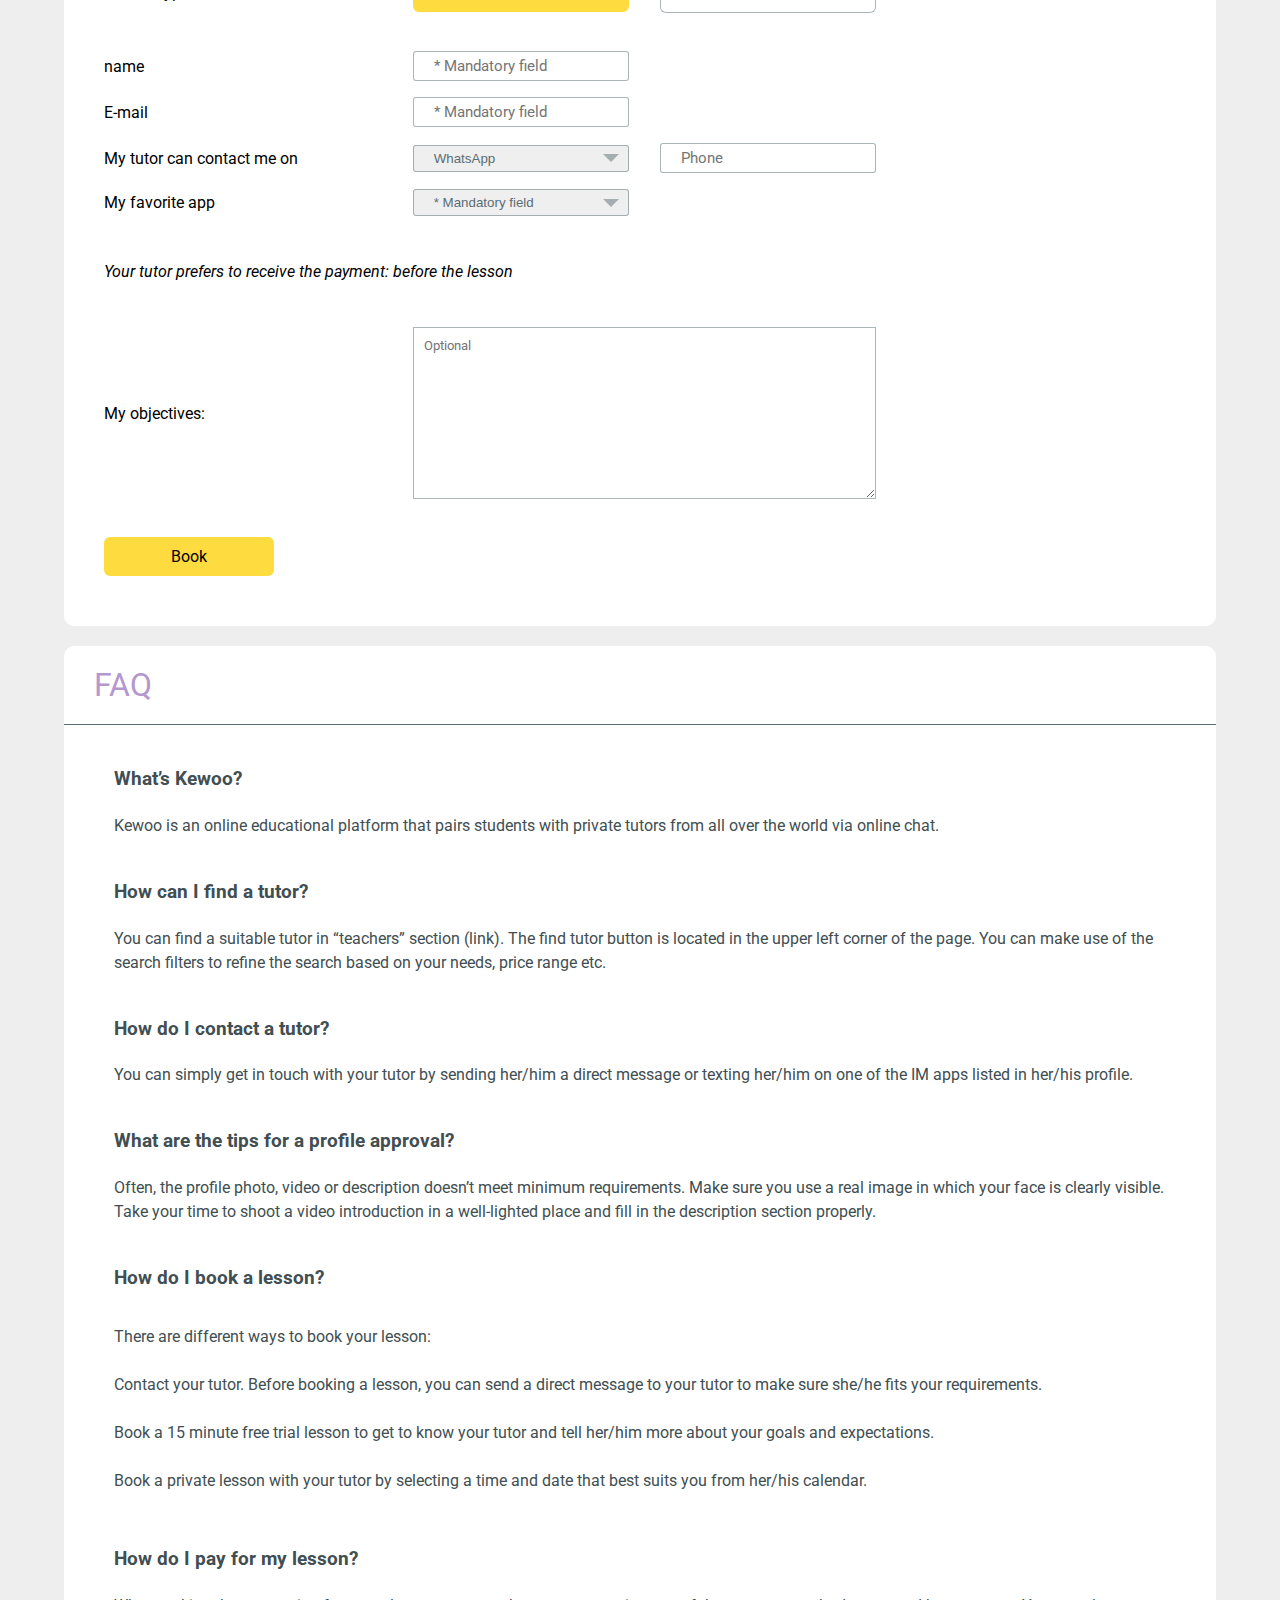
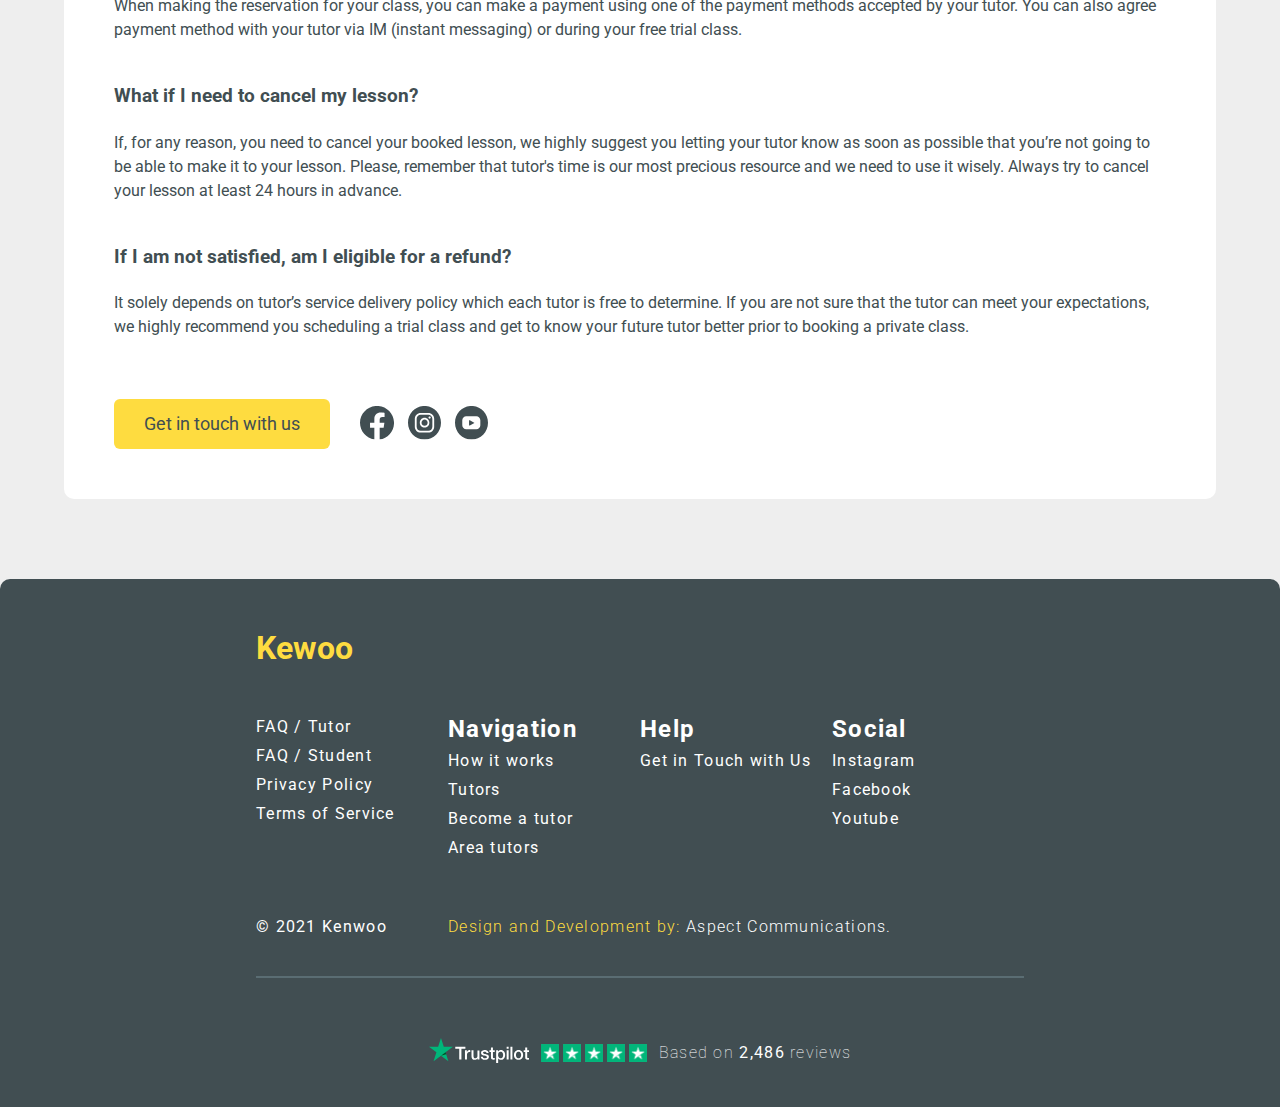
<file: trial_lesson.html>
<!DOCTYPE html>
<html lang="en">
	<head>
		<meta charset="UTF-8" />
		<meta http-equiv="X-UA-Compatible" content="IE=edge" />
		<meta name="viewport" content="width=device-width, initial-scale=1.0" />
		<link rel="stylesheet" href="css/style.css" />
		<link rel="stylesheet" href="css/owl.carousel.min.css" />
		<link rel="stylesheet" href="css/owl.theme.default.css" />
		<title>KEWOO ORIGINAL</title>
	</head>
	<body>
		<!-- NAV -->

		<div class="nav">
			<nav>
				<div class="container">
					<a href="index.html" class="logo"
						><img src="img/logo/main_logo.svg" alt=""
					/></a>
					<div class="drop-down">
						<ul class="nav-links">
							<li><a href="index.html#how_it_works">How it works</a></li>
							<li><a href="tutors.html">Tutors</a></li>
							<li><a href="become_a_tutor.html">Become a tutor</a></li>
							<li><a href="tutor_profile.html">Area tutors</a></li>
						</ul>
						<hr />
						<ul class="langs">
							<li class="lang-esp"><a href="">ESP</a></li>
							<li class="lang-esp"><a href="">ITA</a></li>
							<li class="lang-esp"><a href="">SRB</a></li>
							<li class="lang-esp"><a href="" class="lang-active">ENG</a></li>
						</ul>
						<a href="become_a_tutor.html" class="login"
							><img src="img/icons/login_icon.svg" alt="" />
							<p>Login</p></a
						>
					</div>
					<div class="toggle-bar">
						<span></span>
						<span></span>
						<span></span>
					</div>
				</div>
			</nav>
		</div>
		<!-- HEADER -->
		<section class="tutor_lesson_header">
			<div class="tutor-profile">
				<div class="container">
					<article class="tutor-profile-view">
						<div class="tutor-profile-card">
							<div class="tutor-img">
								<img
									class="profile_image"
									src="img/tutors/tutor_prfile_img/tutor_profile_img_1.png"
									alt=""
								/>
							</div>
							<div class="tutor-content">
								<div class="my_profile">
									<div class="">
										<p>Tutor's profile</p>
										<div class="tutor_rate" id="1" data-rate="3">
											<?xml version="1.0" encoding="utf-8"?>
											<!-- Generator: Adobe Illustrator 23.0.1, SVG Export Plug-In . SVG Version: 6.00 Build 0)  -->
											<svg
												version="1.1"
												id="Layer_1"
												xmlns="http://www.w3.org/2000/svg"
												xmlns:xlink="http://www.w3.org/1999/xlink"
												x="0px"
												y="0px"
												viewBox="0 0 12 11"
												style="enable-background: new 0 0 12 11"
												xml:space="preserve"
											>
												<style type="text/css"></style>
												<path
													class="st0"
													d="M6.1,0l1.3,4.1h4.4L8.3,6.7l1.3,4.1L6.1,8.3l-3.5,2.6l1.3-4.1L0.4,4.1h4.4L6.1,0z"
												/>
											</svg>
											<?xml version="1.0" encoding="utf-8"?>
											<!-- Generator: Adobe Illustrator 23.0.1, SVG Export Plug-In . SVG Version: 6.00 Build 0)  -->
											<svg
												version="1.1"
												id="Layer_1"
												xmlns="http://www.w3.org/2000/svg"
												xmlns:xlink="http://www.w3.org/1999/xlink"
												x="0px"
												y="0px"
												viewBox="0 0 12 11"
												style="enable-background: new 0 0 12 11"
												xml:space="preserve"
											>
												<style type="text/css"></style>
												<path
													class="st0"
													d="M6.1,0l1.3,4.1h4.4L8.3,6.7l1.3,4.1L6.1,8.3l-3.5,2.6l1.3-4.1L0.4,4.1h4.4L6.1,0z"
												/>
											</svg>

											<?xml version="1.0" encoding="utf-8"?>
											<!-- Generator: Adobe Illustrator 23.0.1, SVG Export Plug-In . SVG Version: 6.00 Build 0)  -->
											<svg
												version="1.1"
												id="Layer_1"
												xmlns="http://www.w3.org/2000/svg"
												xmlns:xlink="http://www.w3.org/1999/xlink"
												x="0px"
												y="0px"
												viewBox="0 0 12 11"
												style="enable-background: new 0 0 12 11"
												xml:space="preserve"
											>
												<style type="text/css"></style>
												<path
													class="st0"
													d="M6.1,0l1.3,4.1h4.4L8.3,6.7l1.3,4.1L6.1,8.3l-3.5,2.6l1.3-4.1L0.4,4.1h4.4L6.1,0z"
												/>
											</svg>
											<?xml version="1.0" encoding="utf-8"?>
											<!-- Generator: Adobe Illustrator 23.0.1, SVG Export Plug-In . SVG Version: 6.00 Build 0)  -->
											<svg
												version="1.1"
												id="Layer_1"
												xmlns="http://www.w3.org/2000/svg"
												xmlns:xlink="http://www.w3.org/1999/xlink"
												x="0px"
												y="0px"
												viewBox="0 0 12 11"
												style="enable-background: new 0 0 12 11"
												xml:space="preserve"
											>
												<style type="text/css"></style>
												<path
													class="st0"
													d="M6.1,0l1.3,4.1h4.4L8.3,6.7l1.3,4.1L6.1,8.3l-3.5,2.6l1.3-4.1L0.4,4.1h4.4L6.1,0z"
												/>
											</svg>
											<?xml version="1.0" encoding="utf-8"?>
											<!-- Generator: Adobe Illustrator 23.0.1, SVG Export Plug-In . SVG Version: 6.00 Build 0)  -->
											<svg
												version="1.1"
												id="Layer_1"
												xmlns="http://www.w3.org/2000/svg"
												xmlns:xlink="http://www.w3.org/1999/xlink"
												x="0px"
												y="0px"
												viewBox="0 0 12 11"
												style="enable-background: new 0 0 12 11"
												xml:space="preserve"
											>
												<style type="text/css"></style>
												<path
													class="st0"
													d="M6.1,0l1.3,4.1h4.4L8.3,6.7l1.3,4.1L6.1,8.3l-3.5,2.6l1.3-4.1L0.4,4.1h4.4L6.1,0z"
												/>
											</svg>
										</div>
										<p class="views">307 reviews</p>
									</div>
								</div>

								<div class="tutor-img-mob">
									<img
										src="img/tutors/tutor_prfile_img/tutor_profile_img_1.png"
										alt=""
									/>
								</div>
								<div class="tutor-card-headline">
									<h3>Jill Valentine</h3>
									<p class="tutor_for">English tutor</p>

									<div class="availability">
										<p>Native Language: English</p>
										<p>Availability: Skype, Zoom, Facetime</p>
									</div>
								</div>

								<div class="tutor-card-description">
									<div class="from">
										<p>I am from</p>
										<img src="img/flags/UK.svg" alt="" />
									</div>
									<div class="live-in">
										<p>I live in</p>
										<img src="img/flags/UK.svg" alt="" />
									</div>
									<div class="speak">
										<p>I speak</p>
										<img src="img/flags/UK.svg" alt="" />
									</div>
									<div class="tutor-card-text">
										<p>
											Professional English Teacher (Tefl Student) I am currently
											completing my TEFL 120 Hours Course. My area of study is
											concentrating on Grammar, and Vocabulary. If you are
											struggling with Speaking, Reading, Writing, or Listening I
											can help. If you are struggling with Speaking, Reading,
											Writing, or Listening I can help .
										</p>
									</div>
								</div>
							</div>
						</div>
					</article>
				</div>
			</div>
		</section>

		<!-- LESSON BOOKING -->
		<section class="tutor_section booking">
			<div class="container">
				<h3>Booking</h3>
				<div class="wrapper">
					<div class="calendar_panel">
						<div class="reservations">
							<p>
								Reservation for the class can be made up to
								<span>1 hour</span> before the class time.
							</p>

							<p>Choose the time slot that suits you best:</p>
						</div>
						<div class="local_time">
							<p>
								Your local time zone <br />
								<span>(UTC + 1 Brussels, Copenhagen, Madrid, Paris)</span>
							</p>
						</div>
						<div class="legend">
							<p>Legend</p>
							<div>
								<p><span></span> Booked</p>
								<p><span></span> Unavailable</p>
							</div>
						</div>
					</div>
					<div class="calendar_view">
						<div class="calendar_slider">
							<p>
								<span class="prev"><</span
								><span class="current_mounth">week 08 / February / </span
								><span class="current_year">2021</span
								><span class="next">></span>
							</p>
						</div>

						<div class="days">
							<div class="time"><p>3</p></div>
							<div class="current_day">
								<p><span>22</span> / <span class="mounth">02</span></p>
							</div>
							<div class="current_day">
								<p><span>23</span> / <span class="mounth">02</span></p>
							</div>
							<div class="current_day">
								<p><span>24</span> / <span class="mounth">02</span></p>
							</div>
							<div class="current_day">
								<p><span>25</span> / <span class="mounth">02</span></p>
							</div>
							<div class="current_day">
								<p><span>26</span> / <span class="mounth">02</span></p>
							</div>
							<div class="current_day">
								<p><span>27</span> / <span class="mounth">02</span></p>
							</div>
							<div class="current_day">
								<p><span>28</span> / <span class="mounth">02</span></p>
							</div>
						</div>
						<div class="times_table">
							<div class="time">00:00</div>
							<div class="book_time"></div>
							<div class="book_time"></div>
							<div class="book_time"></div>
							<div class="book_time"></div>
							<div class="book_time"></div>
							<div class="book_time"></div>
							<div class="book_time"></div>
						</div>
						<div class="times_table">
							<div class="time">01:00</div>
							<div class="book_time"></div>
							<div class="book_time"></div>
							<div class="book_time"></div>
							<div class="book_time"></div>
							<div class="book_time"></div>
							<div class="book_time"></div>
							<div class="book_time"></div>
						</div>
						<div class="times_table">
							<div class="time">02:00</div>
							<div class="book_time"></div>
							<div class="book_time"></div>
							<div class="book_time"></div>
							<div class="book_time"></div>
							<div class="book_time"></div>
							<div class="book_time"></div>
							<div class="book_time"></div>
						</div>
						<div class="times_table">
							<div class="time">03:00</div>
							<div class="book_time"></div>
							<div class="book_time"></div>
							<div class="book_time"></div>
							<div class="book_time"></div>
							<div class="book_time"></div>
							<div class="book_time"></div>
							<div class="book_time"></div>
						</div>
						<div class="times_table">
							<div class="time">04:00</div>
							<div class="book_time"></div>
							<div class="book_time"></div>
							<div class="book_time"></div>
							<div class="book_time"></div>
							<div class="book_time"></div>
							<div class="book_time"></div>
							<div class="book_time"></div>
						</div>
						<div class="times_table">
							<div class="time">05:00</div>
							<div class="book_time"></div>
							<div class="book_time"></div>
							<div class="book_time"></div>
							<div class="book_time"></div>
							<div class="book_time"></div>
							<div class="book_time"></div>
							<div class="book_time"></div>
						</div>
						<div class="times_table">
							<div class="time">06:00</div>
							<div class="book_time"></div>
							<div class="book_time"></div>
							<div class="book_time"></div>
							<div class="book_time"></div>
							<div class="book_time"></div>
							<div class="book_time"></div>
							<div class="book_time"></div>
						</div>
						<div class="times_table">
							<div class="time">07:00</div>
							<div class="book_time"></div>
							<div class="book_time"></div>
							<div class="book_time"></div>
							<div class="book_time"></div>
							<div class="book_time"></div>
							<div class="book_time"></div>
							<div class="book_time"></div>
						</div>
						<div class="times_table">
							<div class="time">08:00</div>
							<div class="book_time"></div>
							<div class="book_time"></div>
							<div class="book_time"></div>
							<div class="book_time"></div>
							<div class="book_time"></div>
							<div class="book_time"></div>
							<div class="book_time"></div>
						</div>
						<div class="times_table">
							<div class="time">09:00</div>
							<div class="book_time"></div>
							<div class="book_time"></div>
							<div class="book_time"></div>
							<div class="book_time"></div>
							<div class="book_time"></div>
							<div class="book_time"></div>
							<div class="book_time"></div>
						</div>
						<div class="times_table">
							<div class="time">10:00</div>
							<div class="book_time"></div>
							<div class="book_time"></div>
							<div class="book_time"></div>
							<div class="book_time"></div>
							<div class="book_time"></div>
							<div class="book_time"></div>
							<div class="book_time"></div>
						</div>
						<div class="times_table">
							<div class="time">11:00</div>
							<div class="book_time"></div>
							<div class="book_time"></div>
							<div class="book_time"></div>
							<div class="book_time"></div>
							<div class="book_time"></div>
							<div class="book_time"></div>
							<div class="book_time"></div>
						</div>
						<div class="times_table">
							<div class="time">12:00</div>
							<div class="book_time"></div>
							<div class="book_time"></div>
							<div class="book_time"></div>
							<div class="book_time"></div>
							<div class="book_time"></div>
							<div class="book_time"></div>
							<div class="book_time"></div>
						</div>
						<div class="times_table">
							<div class="time">13:00</div>
							<div class="book_time"></div>
							<div class="book_time"></div>
							<div class="book_time"></div>
							<div class="book_time"></div>
							<div class="book_time"></div>
							<div class="book_time"></div>
							<div class="book_time"></div>
						</div>
						<div class="times_table">
							<div class="time">14:00</div>
							<div class="book_time"></div>
							<div class="book_time"></div>
							<div class="book_time"></div>
							<div class="book_time"></div>
							<div class="book_time"></div>
							<div class="book_time"></div>
							<div class="book_time"></div>
						</div>
						<div class="times_table">
							<div class="time">15:00</div>
							<div class="book_time"></div>
							<div class="book_time"></div>
							<div class="book_time"></div>
							<div class="book_time"></div>
							<div class="book_time"></div>
							<div class="book_time"></div>
							<div class="book_time"></div>
						</div>

						<div class="times_table">
							<div class="time">16:00</div>
							<div class="book_time"></div>
							<div class="book_time"></div>
							<div class="book_time"></div>
							<div class="book_time"></div>
							<div class="book_time"></div>
							<div class="book_time"></div>
							<div class="book_time"></div>
						</div>

						<div class="times_table">
							<div class="time">17:00</div>
							<div class="book_time"></div>
							<div class="book_time"></div>
							<div class="book_time"></div>
							<div class="book_time"></div>
							<div class="book_time"></div>
							<div class="book_time"></div>
							<div class="book_time"></div>
						</div>

						<div class="times_table">
							<div class="time">18:00</div>
							<div class="book_time"></div>
							<div class="book_time"></div>
							<div class="book_time"></div>
							<div class="book_time"></div>
							<div class="book_time"></div>
							<div class="book_time"></div>
							<div class="book_time"></div>
						</div>

						<div class="times_table">
							<div class="time">19:00</div>
							<div class="book_time"></div>
							<div class="book_time"></div>
							<div class="book_time"></div>
							<div class="book_time"></div>
							<div class="book_time"></div>
							<div class="book_time"></div>
							<div class="book_time"></div>
						</div>

						<div class="times_table">
							<div class="time">20:00</div>
							<div class="book_time"></div>
							<div class="book_time"></div>
							<div class="book_time"></div>
							<div class="book_time"></div>
							<div class="book_time"></div>
							<div class="book_time"></div>
							<div class="book_time"></div>
						</div>
						<div class="times_table">
							<div class="time">21:00</div>
							<div class="book_time"></div>
							<div class="book_time"></div>
							<div class="book_time"></div>
							<div class="book_time"></div>
							<div class="book_time"></div>
							<div class="book_time"></div>
							<div class="book_time"></div>
						</div>

						<div class="times_table">
							<div class="time">22:00</div>
							<div class="book_time"></div>
							<div class="book_time"></div>
							<div class="book_time"></div>
							<div class="book_time"></div>
							<div class="book_time"></div>
							<div class="book_time"></div>
							<div class="book_time"></div>
						</div>
						<div class="times_table">
							<div class="time">23:00</div>
							<div class="book_time"></div>
							<div class="book_time"></div>
							<div class="book_time"></div>
							<div class="book_time"></div>
							<div class="book_time"></div>
							<div class="book_time"></div>
							<div class="book_time"></div>
						</div>
					</div>
				</div>
			</div>
		</section>

		<!-- DETAILS -->

		<section class="details tutor_section">
			<div class="container">
				<h3>Details</h3>
				<div class="wrapper">
					<div class="details_form">
						<div class="row">
							<label for="lesson_type">Lesson type</label>
							<button class="lesson active_button">Private lesson</button>
							<button class="trial">15min free trial</button>
						</div>
						<div class="row">
							<label for="name">name</label>
							<input type="text" name="name" placeholder="* Mandatory field" />
						</div>
						<div class="row">
							<label for="email">E-mail</label>
							<input
								type="email"
								name="email"
								placeholder="* Mandatory field"
							/>
						</div>
						<div class="row">
							<label for="apps">My tutor can contact me on</label>
							<div class="select-box">
								<select name="apps" id="apps">
									<option value="WhatsApp">WhatsApp</option>
									<option value="Zoom">Zoom</option>
									<option value="Skype">Skype</option>
									<option value="Viber">Viber</option>
								</select>
								<span></span>
							</div>
							<input type="text" name="phone" placeholder="Phone" />
						</div>
						<div class="row">
							<label for="favoriteApp">My favorite app</label>
							<div class="select-box">
								<select name="favoriteApp" id="apps">
									<option value="">* Mandatory field</option>
									<option value="WhatsApp">WhatsApp</option>
									<option value="Zoom">Zoom</option>
									<option value="Skype">Skype</option>
									<option value="Viber">Viber</option>
								</select>
								<span></span>
							</div>
						</div>

						<div class="row">
							<p class="lead">
								Your tutor prefers to receive the payment:
								<span>before the lesson</span>
							</p>
						</div>

						<div class="row">
							<label for="obectives">My objectives:</label>
							<textarea
								name="objectives"
								id="objectives"
								rows="10"
								placeholder="Optional"
							></textarea>
						</div>
						<button>Book</button>
					</div>
				</div>
			</div>
		</section>
		<!-------------
             FAQ 
            ----------->

		<section class="faq">
			<div class="container">
				<h2>FAQ</h2>
				<hr />
				<div class="wrapper">
					<article>
						<p class="lead">What’s Kewoo?</p>
						<p>
							Kewoo is an online educational platform that pairs students with
							private tutors from all over the world via online chat.
						</p>
					</article>
					<article>
						<p class="lead">How can I find a tutor?</p>
						<p>
							You can find a suitable tutor in “teachers” section (link). The
							find tutor button is located in the upper left corner of the page.
							You can make use of the search filters to refine the search based
							on your needs, price range etc.
						</p>
					</article>
					<article>
						<p class="lead">How do I contact a tutor?</p>
						<p>
							You can simply get in touch with your tutor by sending her/him a
							direct message or texting her/him on one of the IM apps listed in
							her/his profile.
						</p>
					</article>
					<article>
						<p class="lead">What are the tips for a profile approval?</p>
						<p>
							Often, the profile photo, video or description doesn’t meet
							minimum requirements. Make sure you use a real image in which your
							face is clearly visible. Take your time to shoot a video
							introduction in a well-lighted place and fill in the description
							section properly.
						</p>
					</article>
					<article>
						<p class="lead">How do I book a lesson?</p>
						<p class="book_a_lesson">
							There are different ways to book your lesson: <br />
							Contact your tutor. Before booking a lesson, you can send a direct
							message to your tutor to make sure she/he fits your requirements.
							<br />
							Book a 15 minute free trial lesson to get to know your tutor and
							tell her/him more about your goals and expectations. <br />
							Book a private lesson with your tutor by selecting a time and date
							that best suits you from her/his calendar.
						</p>
					</article>
					<article>
						<p class="lead">How do I pay for my lesson?</p>
						<p>
							When making the reservation for your class, you can make a payment
							using one of the payment methods accepted by your tutor. You can
							also agree payment method with your tutor via IM (instant
							messaging) or during your free trial class.
						</p>
					</article>

					<article>
						<p class="lead">What if I need to cancel my lesson?</p>
						<p>
							If, for any reason, you need to cancel your booked lesson, we
							highly suggest you letting your tutor know as soon as possible
							that you’re not going to be able to make it to your lesson.
							Please, remember that tutor's time is our most precious resource
							and we need to use it wisely. Always try to cancel your lesson at
							least 24 hours in advance.
						</p>
					</article>

					<article>
						<p class="lead">
							If I am not satisfied, am I eligible for a refund?
						</p>
						<p>
							It solely depends on tutor’s service delivery policy which each
							tutor is free to determine. If you are not sure that the tutor can
							meet your expectations, we highly recommend you scheduling a trial
							class and get to know your future tutor better prior to booking a
							private class.
						</p>
					</article>
					<div class="faq-buttons">
						<button class="btn">Get in touch with us</button>
						<div class="faq-socials">
							<img src="img/Become_a_tutor/facebook.svg" alt="" />
							<img src="img/Become_a_tutor/instagram.svg" alt="" />
							<img src="img/Become_a_tutor/youtube.svg" alt="" />
						</div>
					</div>
				</div>
			</div>
		</section>

		<!-- FOOTER -->
		<footer>
			<div class="container">
				<h3>Kewoo</h3>
				<div class="row">
					<article>
						<ul>
							<li><a href="">FAQ / Tutor</a></li>
							<li><a href="">FAQ / Student</a></li>
							<li><a href="">Privacy Policy</a></li>
							<li><a href="">Terms of Service</a></li>
						</ul>
					</article>
					<article>
						<h4>Navigation</h4>
						<ul>
							<li><a href="">How it works</a></li>
							<li><a href="">Tutors</a></li>
							<li><a href="">Become a tutor</a></li>
							<li><a href="">Area tutors</a></li>
						</ul>
					</article>
					<article>
						<h4>Help</h4>
						<ul>
							<li><a href="">Get in Touch with Us</a></li>
						</ul>
					</article>

					<article>
						<h4>Social</h4>
						<ul>
							<li><a href="">Instagram</a></li>
							<li><a href="">Facebook</a></li>
							<li><a href="">Youtube</a></li>
						</ul>
					</article>
				</div>

				<div class="bottomLine">
					<p class="copyR">&copy; 2021 Kenwoo</p>
					<p class="desingBy">
						<span>Design and Development by: </span
						><a href="http://www.aspectcommunications.net/" target="_black"
							>Aspect Communications.</a
						>
					</p>
					<hr />
					<div class="trustPilot">
						<div class="trust-logo">
							<img src="img/trust_pilot/logo-white.svg" alt="" />
						</div>
						<div class="trust-rate-stars">
							<img src="img/trust_pilot/trust_star.svg" alt="" />
							<img src="img/trust_pilot/trust_star.svg" alt="" />
							<img src="img/trust_pilot/trust_star.svg" alt="" />
							<img src="img/trust_pilot/trust_star.svg" alt="" />
							<img src="img/trust_pilot/trust_star.svg" alt="" />
						</div>
						<div class="trust-rate">
							<p>Based on <span class="rate">2,486</span> reviews</p>
						</div>
					</div>
				</div>
			</div>
		</footer>

		<script
			src="https://code.jquery.com/jquery-3.6.0.min.js"
			integrity="sha256-/xUj+3OJU5yExlq6GSYGSHk7tPXikynS7ogEvDej/m4="
			crossorigin="anonymous"
		></script>
		<script src="js/owl.carousel.min.js"></script>
		<script src="js/main.js"></script>
	</body>
</html>
</file>
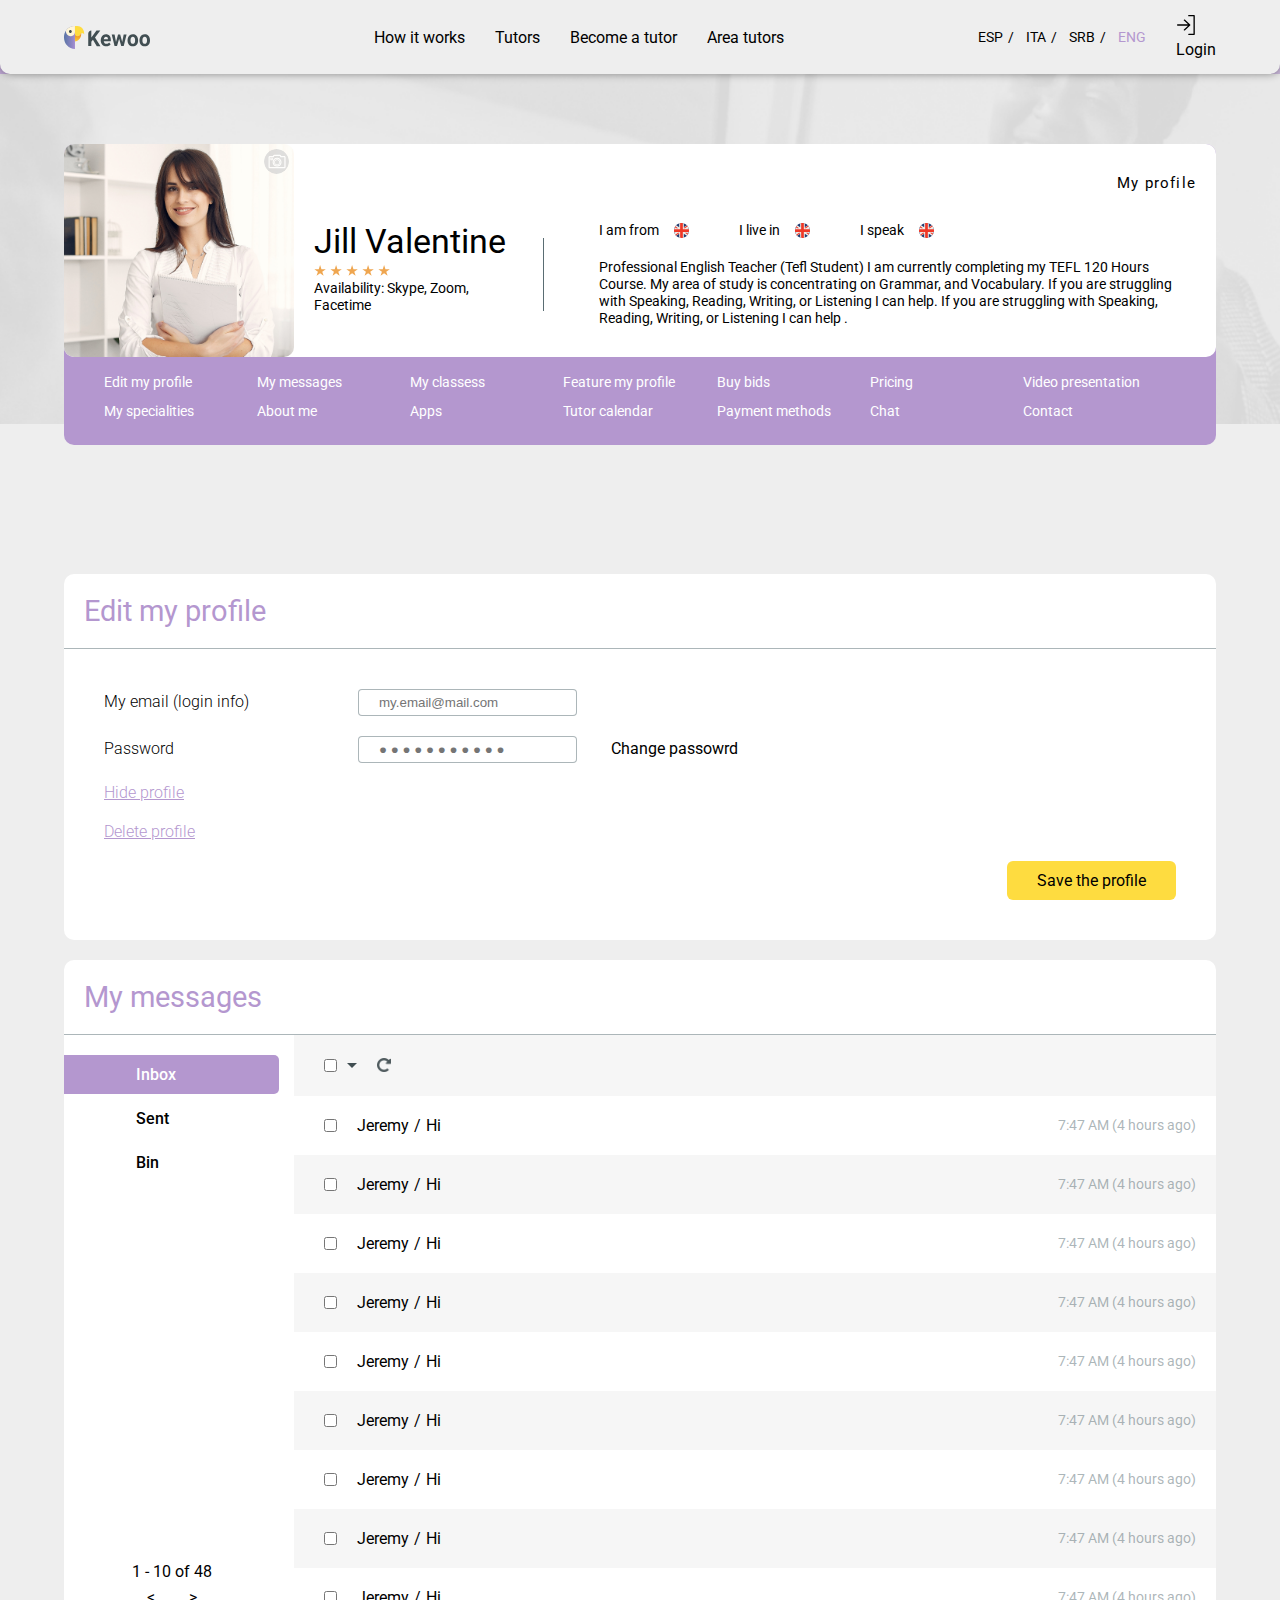
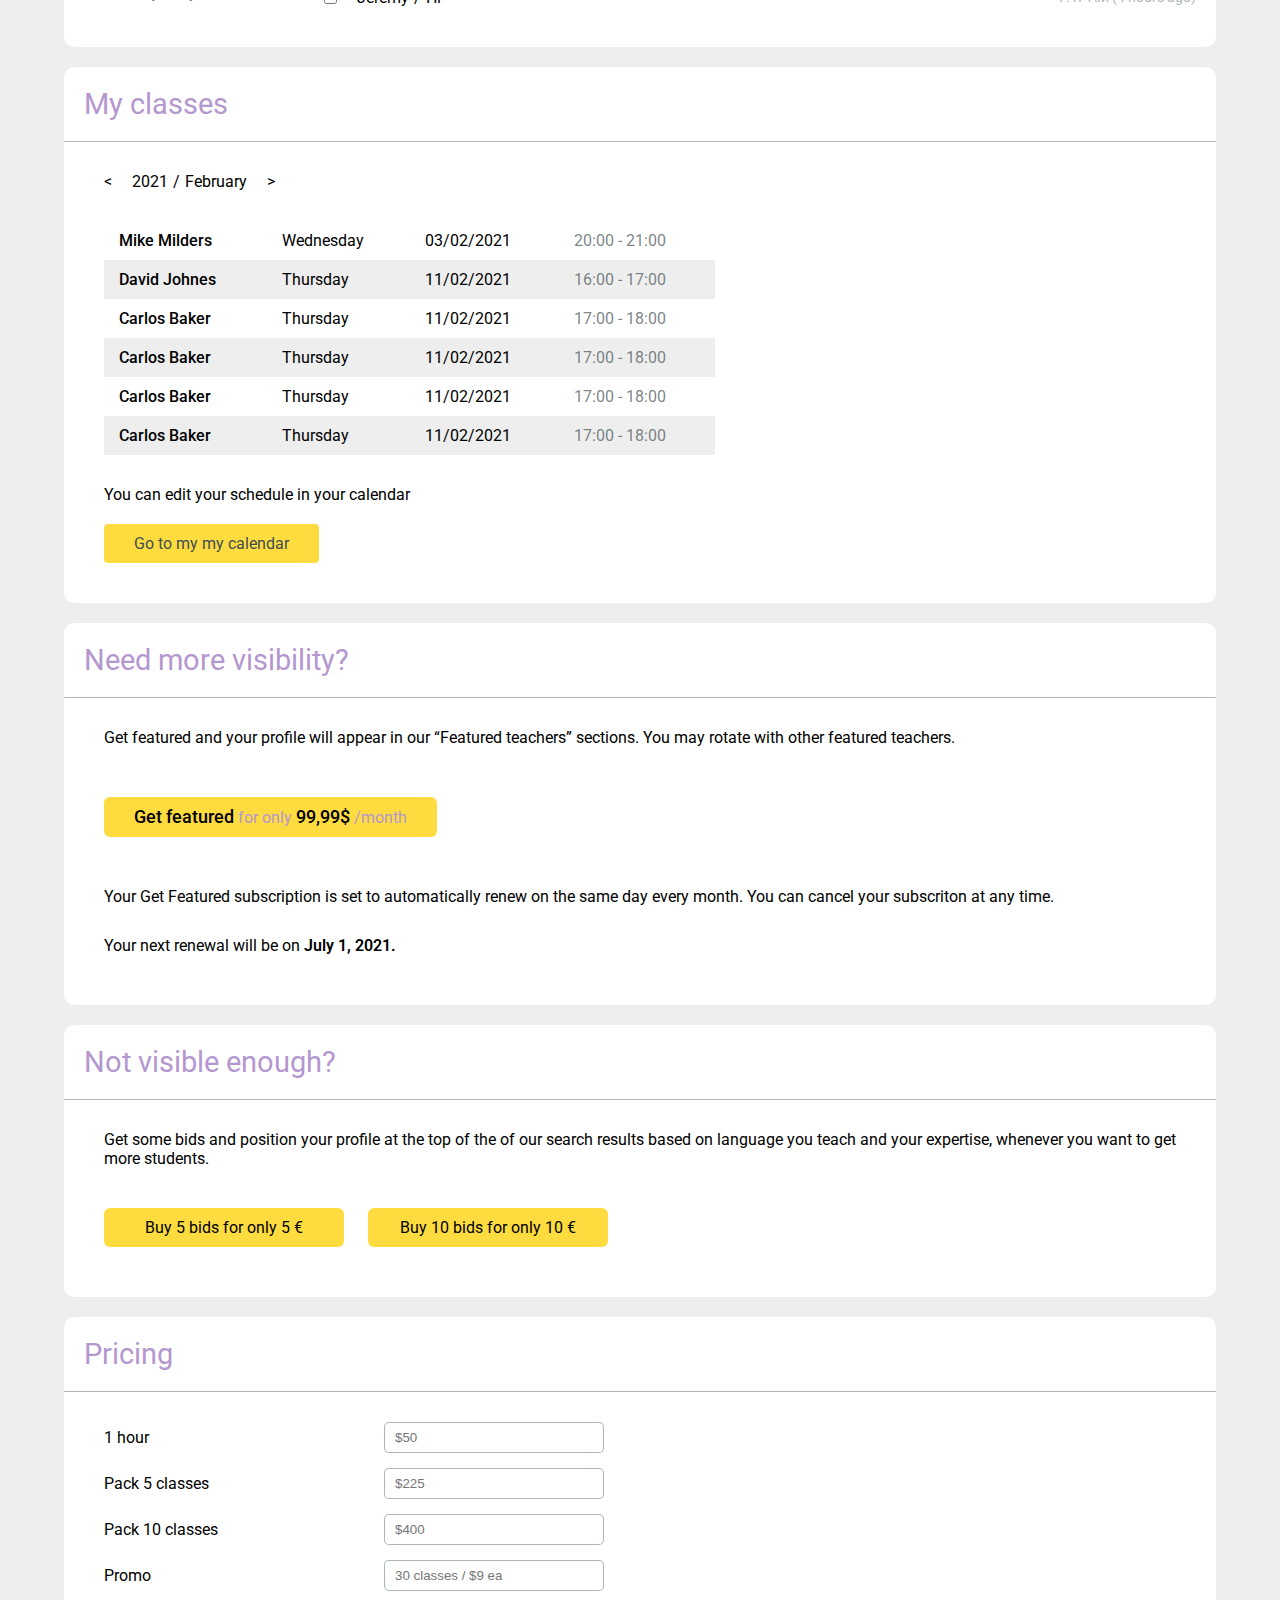
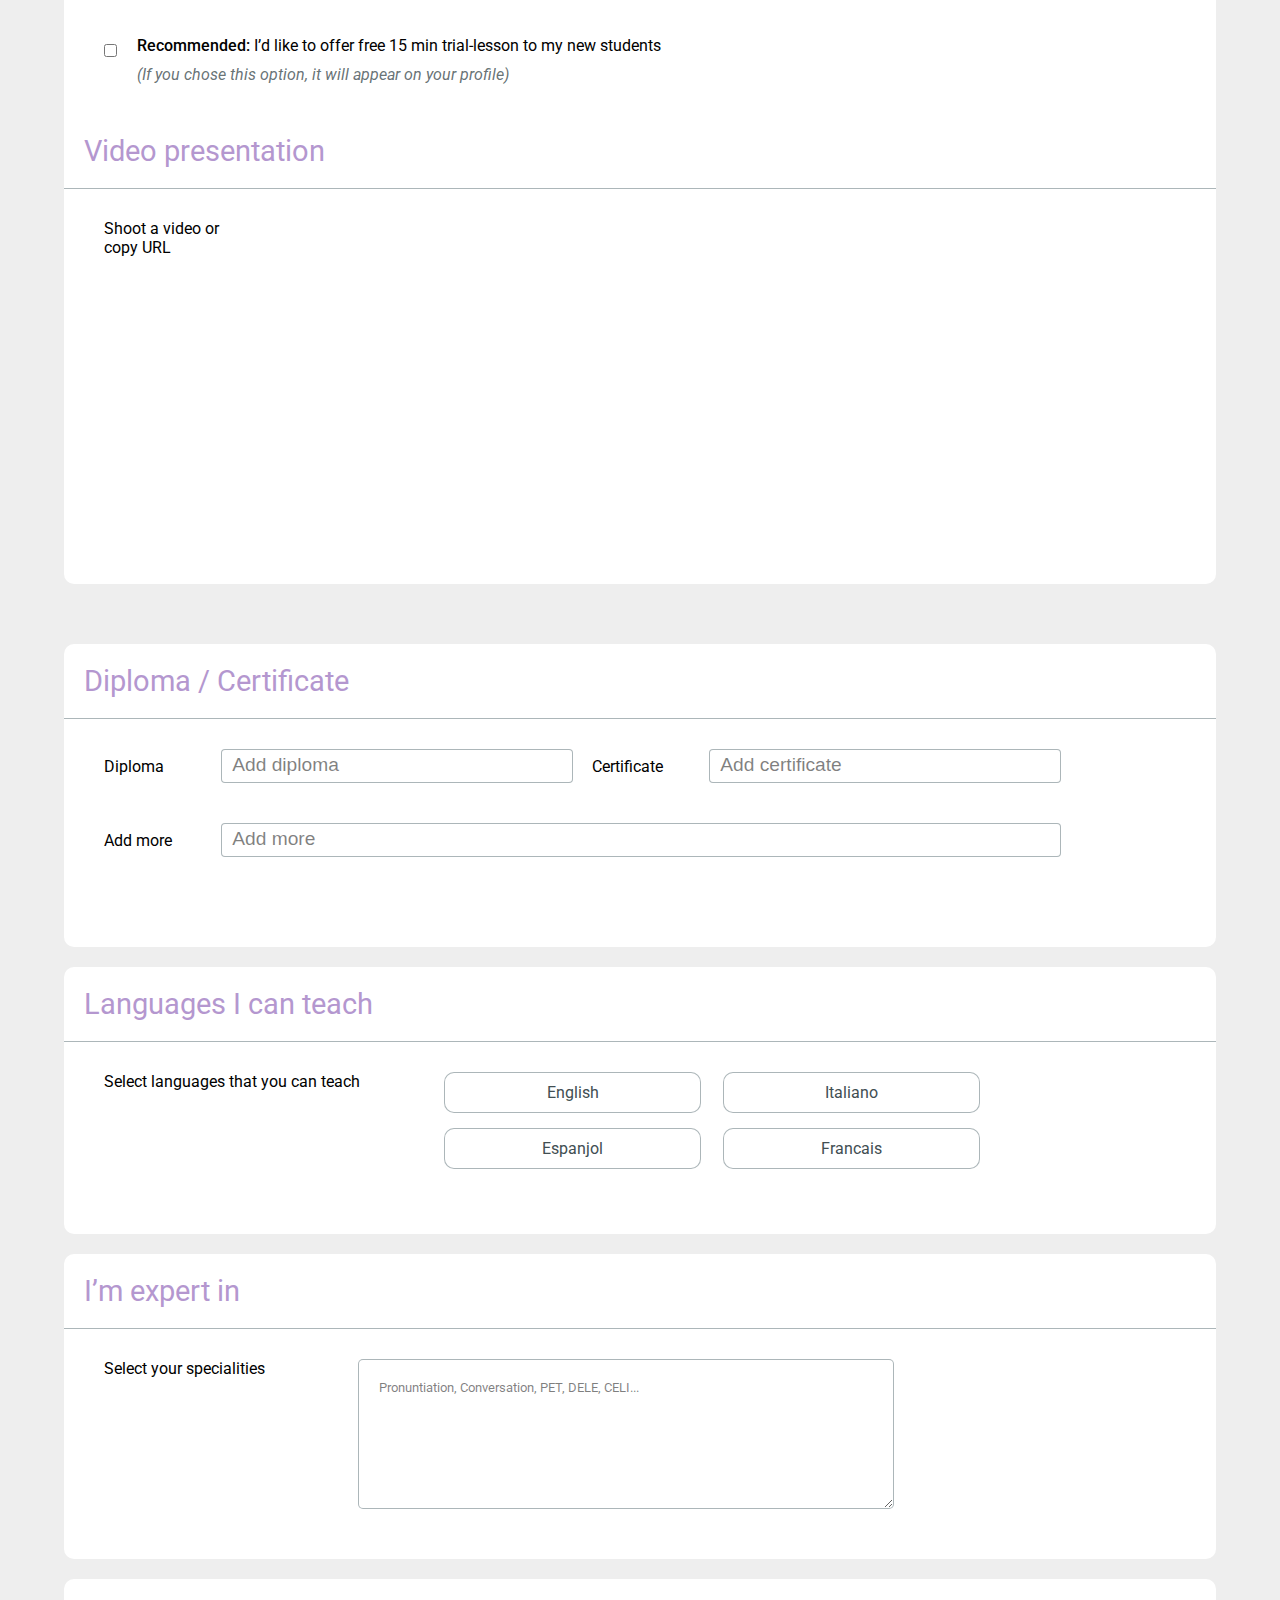
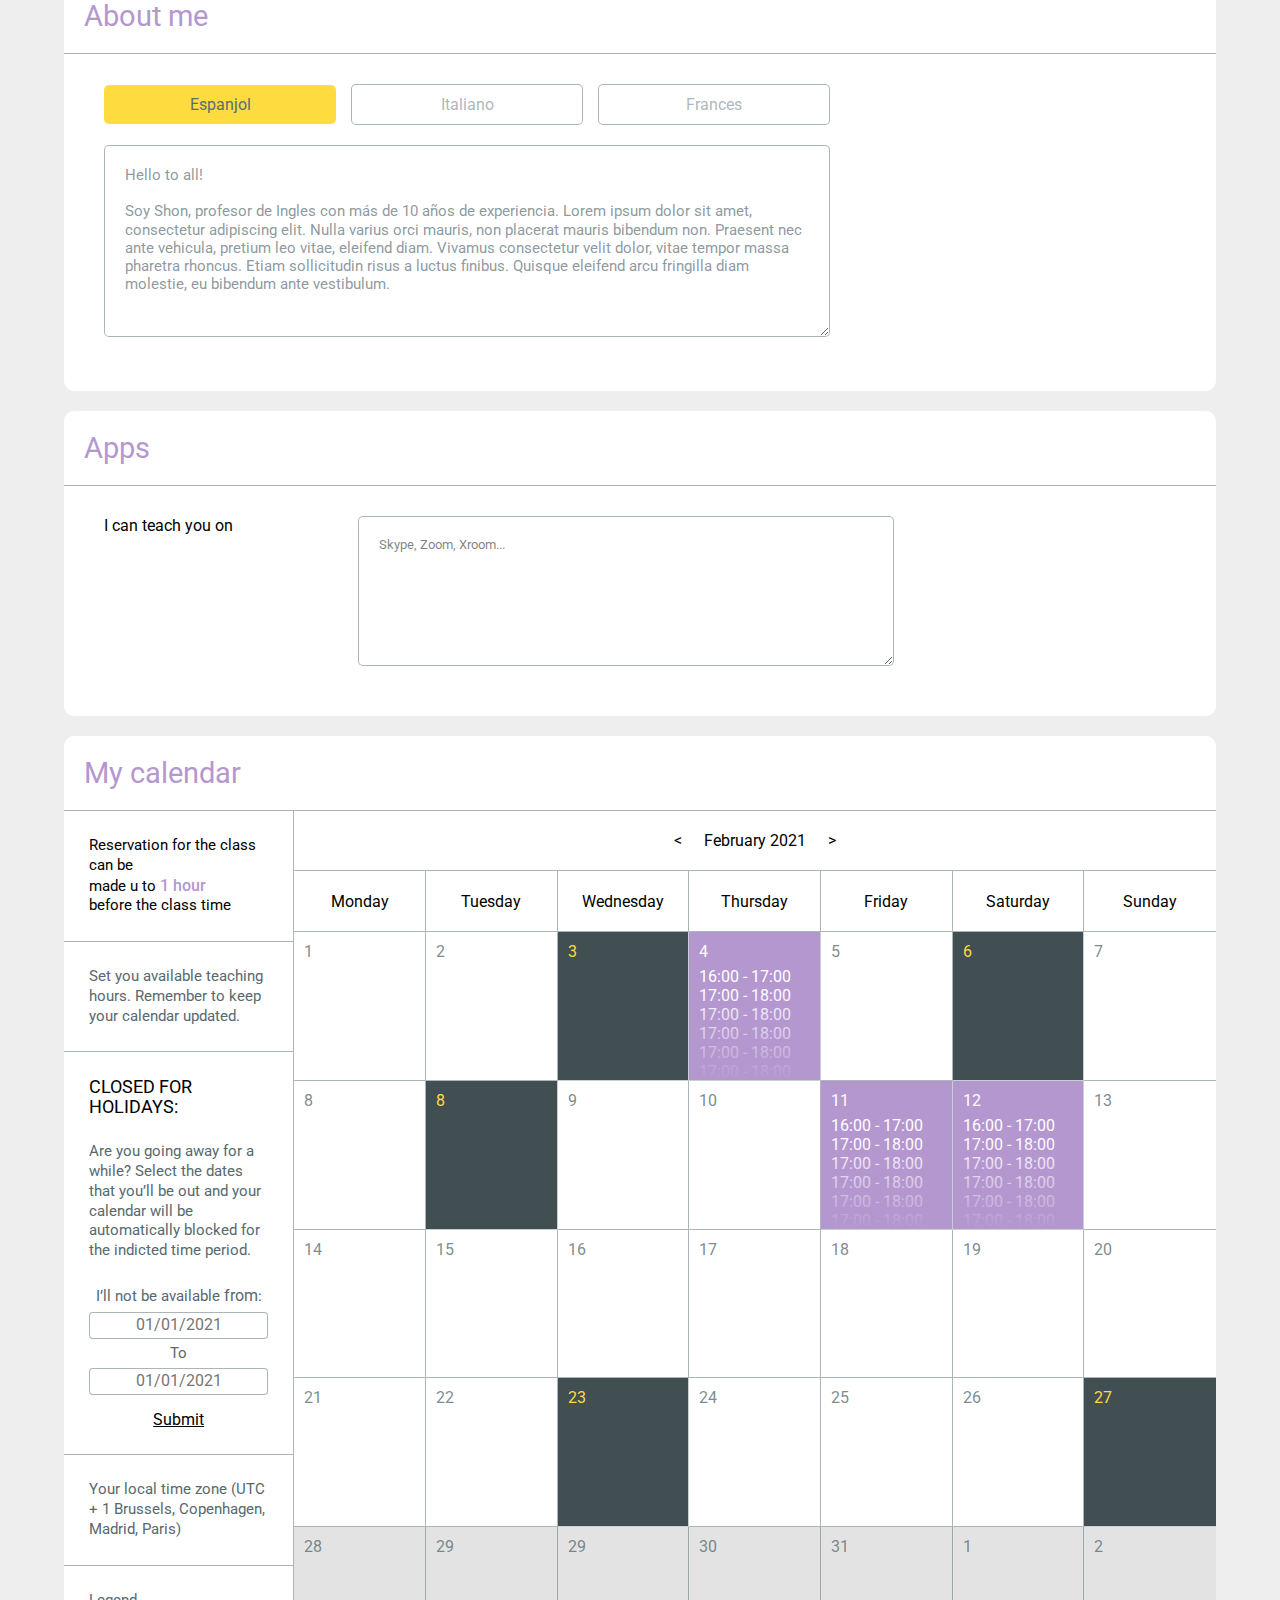
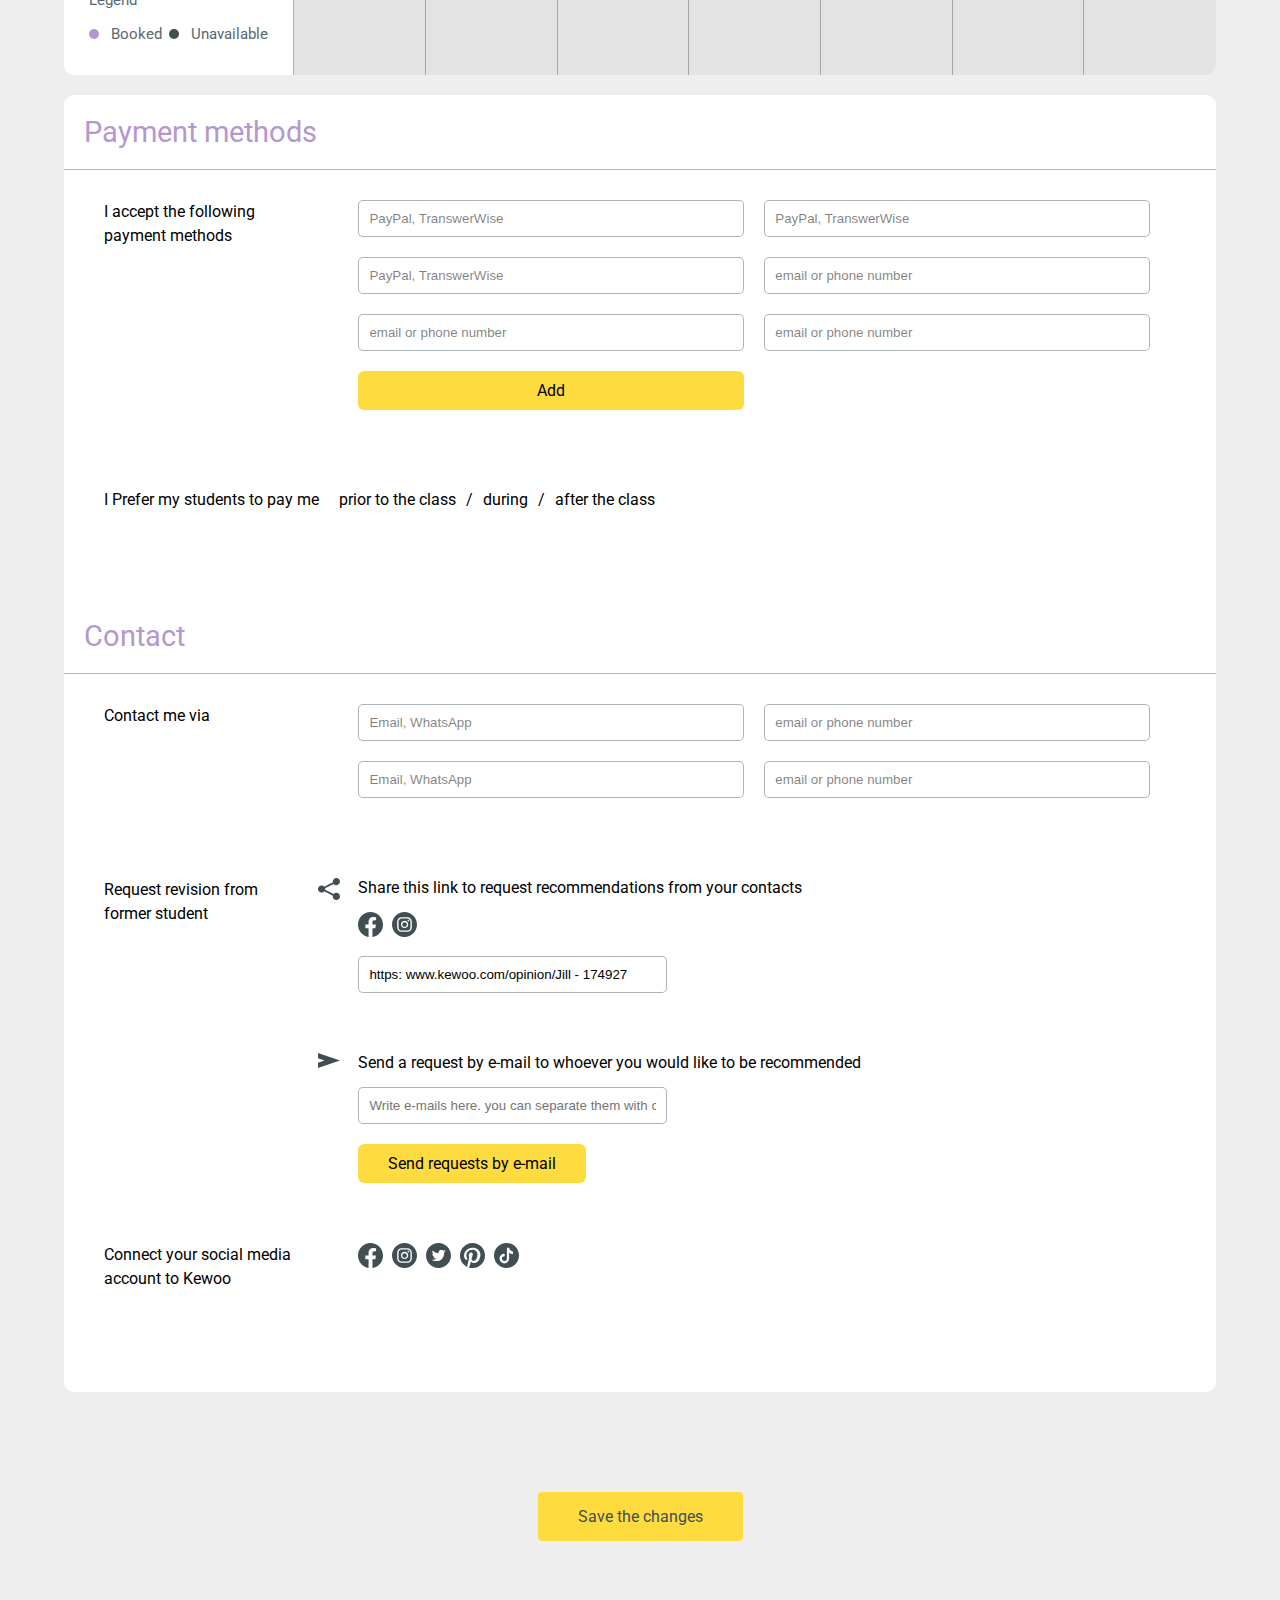
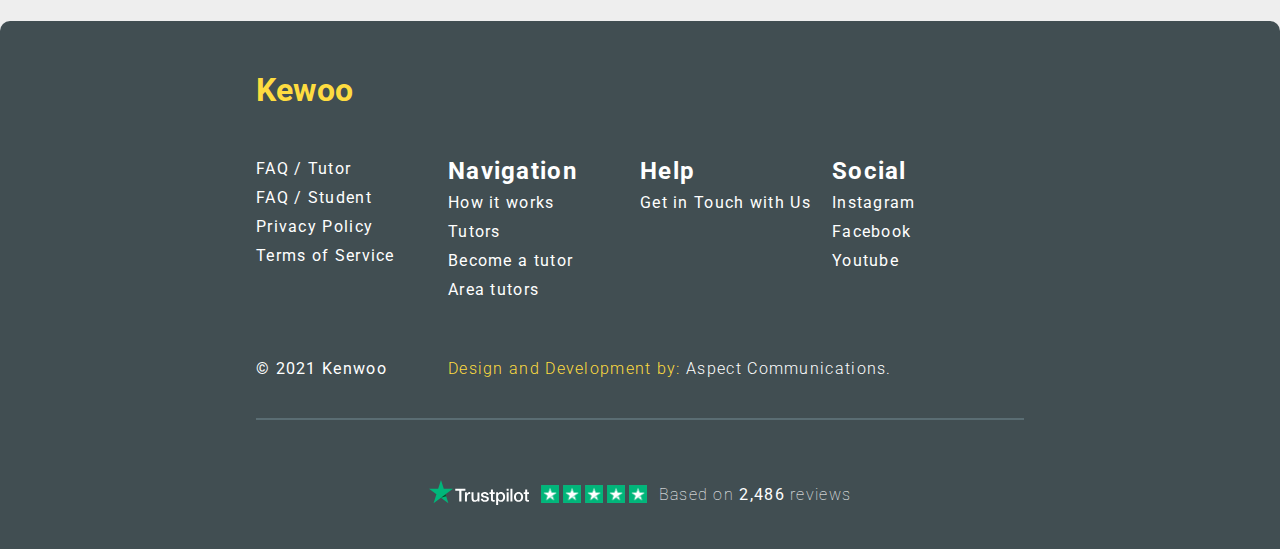
<file: tutor_profile.html>
<!DOCTYPE html>
<html lang="en">
	<head>
		<meta charset="UTF-8" />
		<meta http-equiv="X-UA-Compatible" content="IE=edge" />
		<meta name="viewport" content="width=device-width, initial-scale=1.0" />
		<link rel="stylesheet" href="css/style.css" />
		<link rel="stylesheet" href="css/owl.carousel.min.css" />
		<link rel="stylesheet" href="css/owl.theme.default.css" />
		<title>KEWOO ORIGINAL</title>
	</head>
	<body>
		<!-- NAV -->
	
		<div class="nav">
			<nav>
				<div class="container">
					<a href="index.html" class="logo"
						><img src="img/logo/main_logo.svg" alt=""
					/></a>
					<div class="drop-down">
						<ul class="nav-links">
							<li><a href="index.html#how_it_works">How it works</a></li>
							<li><a href="tutors.html">Tutors</a></li>
							<li><a href="become_a_tutor.html">Become a tutor</a></li>
							<li><a href="tutor_profile.html">Area tutors</a></li>
						</ul>
						<hr />
						<ul class="langs">
							<li class="lang-esp"><a href="">ESP</a></li>
							<li class="lang-esp"><a href="">ITA</a></li>
							<li class="lang-esp"><a href="">SRB</a></li>
							<li class="lang-esp"><a href="" class="lang-active">ENG</a></li>
						</ul>
						<a href="become_a_tutor.html" class="login"
							><img src="img/icons/login_icon.svg" alt="" />
							<p>Login</p></a
						>
					</div>
					<div class="toggle-bar">
						<span></span>
						<span></span>
						<span></span>
					</div>
				</div>
			</nav>
		</div>
		<!-- HEADER -->
		<section class="tutor_profile_header">
			<div class="tutor-profile">
				<div class="container">
					<article class="tutor-profile-view">
						<div class="tutor-profile-card">
							<div class="tutor-img">
								<img
									class="profile_image"
									src="img/tutors/tutor_prfile_img/tutor_profile_img_1.png"
									alt=""
								/>
								<img
									class="upload"
									src="img/tutors/tutor_prfile_img/upload_img.svg"
									alt=""
								/>
							</div>
							<div class="tutor-content">
								<p class="my_profile">My profile</p>
								<div class="tutor-img-mob">
									<img src="img/tutors/tutor_prfile_img/tutor_profile_img_1.png" alt="">
									<img
									class="upload"
									src="img/tutors/tutor_prfile_img/upload_img.svg"
									alt=""
								/>
								</div>
								<div class="tutor-card-headline">
									<h3>Jill Valentine</h3>
									<div class="rate">
										<img src="img/star/Star 4.svg" alt="" />
										<img src="img/star/Star 4.svg" alt="" />
										<img src="img/star/Star 4.svg" alt="" />
										<img src="img/star/Star 4.svg" alt="" />
										<img src="img/star/Star 4.svg" alt="" />
									</div>
									<div class="availability">
										<p>Availability: Skype, Zoom, Facetime</p>
									</div>
								</div>
								
								<div class="tutor-card-description">
									<div class="from">
										<p>I am from</p>
										<img src="img/flags/UK.svg" alt="" />
									</div>
									<div class="live-in">
										<p>I live in</p>
										<img src="img/flags/UK.svg" alt="" />
									</div>
									<div class="speak">
										<p>I speak</p>
										<img src="img/flags/UK.svg" alt="" />
										
									</div>
									<div class="tutor-card-text">
										<p>
											Professional English Teacher (Tefl Student) I am currently
											completing my TEFL 120 Hours Course. My area of study is
											concentrating on Grammar, and Vocabulary. If you are
											struggling with Speaking, Reading, Writing, or Listening I
											can help. If you are struggling with Speaking, Reading,
											Writing, or Listening I can help .
										</p>
									</div>
								</div>
							</div>
						</div>
						<div class="tutor-profile-nav ">
							<div class="tutor-nav-toggle"><span></span></div>
							<ul class="">
								<li><a href="#edit_profile">Edit my profile</a></li>
								<li><a href="#my_messages">My messages</a></li>
								<li><a href="#my_classes">My classess</a></li>
								<li><a href="#feature_me">Feature my profile</a></li>
								<li><a href="#buy_bids">Buy bids</a></li>
								<li><a href="#pricing">Pricing</a></li>
								<li><a href="#video">Video presentation</a></li>
								<li><a href="#expert">My specialities</a></li>
								<li><a href="#about_me">About me</a></li>
								<li><a href="#apps">Apps</a></li>
								<li><a href="#my_calendar">Tutor calendar</a></li>
								<li><a href="#payment">Payment methods</a></li>
								<li><a href="">Chat</a></li>
								<li><a href="#contact">Contact</a></li>
							</ul>
						
						</div>
					</article>
				</div>
			</div>
		</section>

		<!-- EDIT MY PROFILE -->

		<section class="tutor_section edit_my_profile" id="edit_profile">
			<div class="container">
				<h3>Edit my profile</h3>
				
					<div class="edit_prof_form">
						<div class="email">
							<label for="email">My email (login info)</label>
							<input
								type="email"
								placeholder="my.email@mail.com"
								name="email"
							/>
						</div>
						<div class="password">
							<label for="password">Password</label>
							<input type="password" placeholder="&#9679; &#9679; &#9679; &#9679; &#9679; &#9679; &#9679; &#9679; &#9679; &#9679; &#9679;" name="password" />
							<a href="">Change passowrd</a>
						</div>
						<a href="">Hide profile</a>
						<a href="">Delete profile</a>
						<button>Save the profile</button>
					
				</div>
			</div>
		</section>

		<!-- MY MESSAGES -->

		<section class="tutor_section my_messages" id="my_messages">
			<div class="container">
				<h3>My messages</h3> 
				<div class="wrapper">
					<div class="mail_panel">
						<div class="mail_nav">
							<ul>
								<li class="active"><a href="mail__box">Inbox</a></li>
								<li><a href="sent__box">Sent</a></li>
								<li><a href="bin__box">Bin</a></li>
							</ul>
						</div>
						<div class="mail_slider">
							<p class="mail_count">
								<span>1</span> - <span>10</span> of <span>48</span> 
							</p>
							<div class="mail_slider_nav">
								<span><</span>
								<span>></span>
							</div>
						</div>
					</div>

					<div class="mail__box box_view ">
						<div class="single_mail batch_operations">
							<div class="batch_check">
								<input type="checkbox">
								<span></span>
							</div>
							<div class="refresh_view">
								<img src="img/mail_options/refresh.svg" alt="">
							</div>
							<div class="batch_check_options  ">
								<a href="">All</a>
								<a href="">None</a>
								<a href="">Read</a>
							</div>
						</div>
						<!-- single Mail -->
						<div class="single_mail " >
							<!-- mail sender -->
							<div class="sender"><input type="checkbox"><p class="sender_name">Jeremy</p> / <p class="mail_title">Hi</p></div> 
							<!-- Mail time and options -->
							<div class="mail_time_options"><p class="time_date"><span class="mail_day"></span><span class="time">7:47</span> <span class="time_format">AM</span> <span class="time_passed">(4 hours ago)</span></p>
								<div class="mail_options">
									<span></span>
									<span></span>
									<span></span>
								</div>
							</div>
							<div class="mail_view">
								<div class="mail_content">
									<p class="mail_content_title">Hi, Jill,</p>
									<p class="mail_body">Lorem ipsum dolor sit amet consectetur adipisicing elit. Debitis molestiae, sapiente unde pariatur a eos vero aperiam placeat quas velit neque facere, eveniet non excepturi ipsa sint corrupti harum distinctio provident quam voluptas aliquid. Ab aliquid eligendi doloremque, vero nostrum molestias ut ipsam eos quibusdam doloribus aperiam magnam. Dignissimos, porro.</p>
								</div>
								<button>Reply</button>
								<div class="editing_options ">
									<a href=""><img src="img/mail_options/reply-solid.svg" alt="">Reply</a>
									<a href=""><img src="img/mail_options/forward.svg" alt="">Forward</a>
									<a href="">Mark as important</a>
									<a href="">Send to bin</a>
								</div>
							</div>
						
						</div>
							<!-- single Mail -->
						<div class="single_mail"  >
							<!-- mail sender -->
							<div class="sender"><input type="checkbox"><p class="sender_name">Jeremy</p> / <p class="mail_title">Hi</p></div> 
							<!-- Mail time and options -->
							<div class="mail_time_options"><p class="time_date"><span class="mail_day"></span><span class="time">7:47</span> <span class="time_format">AM</span> <span class="time_passed">(4 hours ago)</span></p>
								<div class="mail_options">
									<span></span>
									<span></span>
									<span></span>
								</div>
							</div>
							<div class="mail_view">
								<div class="mail_content">
									<p class="mail_content_title">Hi, Jill,</p>
									<p class="mail_body">Lorem ipsum dolor sit amet consectetur adipisicing elit. Debitis molestiae, sapiente unde pariatur a eos vero aperiam placeat quas velit neque facere, eveniet non excepturi ipsa sint corrupti harum distinctio provident quam voluptas aliquid. Ab aliquid eligendi doloremque, vero nostrum molestias ut ipsam eos quibusdam doloribus aperiam magnam. Dignissimos, porro.</p>
								</div>
								<button>Reply</button>
							</div>
						</div>
						<div class="single_mail"  >
							<!-- mail sender -->
							<div class="sender"><input type="checkbox"><p class="sender_name">Jeremy</p> / <p class="mail_title">Hi</p></div> 
							<!-- Mail time and options -->
							<div class="mail_time_options"><p class="time_date"><span class="mail_day"></span><span class="time">7:47</span> <span class="time_format">AM</span> <span class="time_passed">(4 hours ago)</span></p>
								<div class="mail_options">
									<span></span>
									<span></span>
									<span></span>
								</div>
							</div>
						
						</div>
						<div class="single_mail"  >
							<!-- mail sender -->
							<div class="sender"><input type="checkbox"><p class="sender_name">Jeremy</p> / <p class="mail_title">Hi</p></div> 
							<!-- Mail time and options -->
							<div class="mail_time_options"><p class="time_date"><span class="mail_day"></span><span class="time">7:47</span> <span class="time_format">AM</span> <span class="time_passed">(4 hours ago)</span></p>
								<div class="mail_options">
									<span></span>
									<span></span>
									<span></span>
								</div>
							</div>
						
						</div>
						<div class="single_mail"  >
							<!-- mail sender -->
							<div class="sender"><input type="checkbox"><p class="sender_name">Jeremy</p> / <p class="mail_title">Hi</p></div> 
							<!-- Mail time and options -->
							<div class="mail_time_options"><p class="time_date"><span class="mail_day"></span><span class="time">7:47</span> <span class="time_format">AM</span> <span class="time_passed">(4 hours ago)</span></p>
								<div class="mail_options">
									<span></span>
									<span></span>
									<span></span>
								</div>
							</div>
						
						</div>
						<div class="single_mail"  >
							<!-- mail sender -->
							<div class="sender"><input type="checkbox"><p class="sender_name">Jeremy</p> / <p class="mail_title">Hi</p></div> 
							<!-- Mail time and options -->
							<div class="mail_time_options"><p class="time_date"><span class="mail_day"></span><span class="time">7:47</span> <span class="time_format">AM</span> <span class="time_passed">(4 hours ago)</span></p>
								<div class="mail_options">
									<span></span>
									<span></span>
									<span></span>
								</div>
							</div>
						
						</div>
						<div class="single_mail"  >
							<!-- mail sender -->
							<div class="sender"><input type="checkbox"><p class="sender_name">Jeremy</p> / <p class="mail_title">Hi</p></div> 
							<!-- Mail time and options -->
							<div class="mail_time_options"><p class="time_date"><span class="mail_day"></span><span class="time">7:47</span> <span class="time_format">AM</span> <span class="time_passed">(4 hours ago)</span></p>
								<div class="mail_options">
									<span></span>
									<span></span>
									<span></span>
								</div>
							</div>
						
						</div>
						<div class="single_mail"  >
							<!-- mail sender -->
							<div class="sender"><input type="checkbox"><p class="sender_name">Jeremy</p> / <p class="mail_title">Hi</p></div> 
							<!-- Mail time and options -->
							<div class="mail_time_options"><p class="time_date"><span class="mail_day"></span><span class="time">7:47</span> <span class="time_format">AM</span> <span class="time_passed">(4 hours ago)</span></p>
								<div class="mail_options">
									<span></span>
									<span></span>
									<span></span>
								</div>
							</div>
						
						</div>
						<div class="single_mail"  >
							<!-- mail sender -->
							<div class="sender"><input type="checkbox"><p class="sender_name">Jeremy</p> / <p class="mail_title">Hi</p></div> 
							<!-- Mail time and options -->
							<div class="mail_time_options"><p class="time_date"><span class="mail_day"></span><span class="time">7:47</span> <span class="time_format">AM</span> <span class="time_passed">(4 hours ago)</span></p>
								<div class="mail_options">
									<span></span>
									<span></span>
									<span></span>
								</div>
							</div>
						
						</div>
				

					</div>
					<div class="sent__box box_view hide">
						<div class="single_mail batch_operations">
							<div class="batch_check">
								<input type="checkbox">
								<span></span>
							</div>
							<div class="refresh_view">
								<img src="img/mail_options/refresh.svg" alt="">
							</div>
							<div class="batch_check_options  ">
								<a href="">All</a>
								<a href="">None</a>
								<a href="">Read</a>
							</div>
						</div>
						<div class="single_mail " >
							<!-- mail sender -->
							<div class="sender"><input type="checkbox"><p class="sender_name">Larry</p> / <p class="mail_title">Sent</p></div> 
							<!-- Mail time and options -->
							<div class="mail_time_options"><p class="time_date"><span class="mail_day"></span><span class="time">7:47</span> <span class="time_format">AM</span> <span class="time_passed">(4 hours ago)</span></p>
								<div class="mail_options">
									<span></span>
									<span></span>
									<span></span>
								</div>
							</div>
							<div class="mail_view">
								<div class="mail_content">
									<p class="mail_content_title">Hi, Jill,</p>
									<p class="mail_body">Lorem ipsum dolor sit amet consectetur adipisicing elit. Debitis molestiae, sapiente unde pariatur a eos vero aperiam placeat quas velit neque facere, eveniet non excepturi ipsa sint corrupti harum distinctio provident quam voluptas aliquid. Ab aliquid eligendi doloremque, vero nostrum molestias ut ipsam eos quibusdam doloribus aperiam magnam. Dignissimos, porro.</p>
								</div>
								<button>Reply</button>
							</div>
						
						</div>

						<div class="single_mail " >
							<!-- mail sender -->
							<div class="sender"><input type="checkbox"><p class="sender_name">Larry</p> / <p class="mail_title">Sent</p></div> 
							<!-- Mail time and options -->
							<div class="mail_time_options"><p class="time_date"><span class="mail_day"></span><span class="time">7:47</span> <span class="time_format">AM</span> <span class="time_passed">(4 hours ago)</span></p>
								<div class="mail_options">
									<span></span>
									<span></span>
									<span></span>
								</div>
							</div>
							<div class="mail_view">
								<div class="mail_content">
									<p class="mail_content_title">Hi, Jill,</p>
									<p class="mail_body">Lorem ipsum dolor sit amet consectetur adipisicing elit. Debitis molestiae, sapiente unde pariatur a eos vero aperiam placeat quas velit neque facere, eveniet non excepturi ipsa sint corrupti harum distinctio provident quam voluptas aliquid. Ab aliquid eligendi doloremque, vero nostrum molestias ut ipsam eos quibusdam doloribus aperiam magnam. Dignissimos, porro.</p>
								</div>
								<button>Reply</button>
							</div>
						
						</div>

						<div class="single_mail " >
							<!-- mail sender -->
							<div class="sender"><input type="checkbox"><p class="sender_name">Larry</p> / <p class="mail_title">Sent</p></div> 
							<!-- Mail time and options -->
							<div class="mail_time_options"><p class="time_date"><span class="mail_day"></span><span class="time">7:47</span> <span class="time_format">AM</span> <span class="time_passed">(4 hours ago)</span></p>
								<div class="mail_options">
									<span></span>
									<span></span>
									<span></span>
								</div>
							</div>
							<div class="mail_view">
								<div class="mail_content">
									<p class="mail_content_title">Hi, Jill,</p>
									<p class="mail_body">Lorem ipsum dolor sit amet consectetur adipisicing elit. Debitis molestiae, sapiente unde pariatur a eos vero aperiam placeat quas velit neque facere, eveniet non excepturi ipsa sint corrupti harum distinctio provident quam voluptas aliquid. Ab aliquid eligendi doloremque, vero nostrum molestias ut ipsam eos quibusdam doloribus aperiam magnam. Dignissimos, porro.</p>
								</div>
								<button>Reply</button>
							</div>
						
						</div>

						<div class="single_mail " >
							<!-- mail sender -->
							<div class="sender"><input type="checkbox"><p class="sender_name">Larry</p> / <p class="mail_title">Sent</p></div> 
							<!-- Mail time and options -->
							<div class="mail_time_options"><p class="time_date"><span class="mail_day"></span><span class="time">7:47</span> <span class="time_format">AM</span> <span class="time_passed">(4 hours ago)</span></p>
								<div class="mail_options">
									<span></span>
									<span></span>
									<span></span>
								</div>
							</div>
							<div class="mail_view">
								<div class="mail_content">
									<p class="mail_content_title">Hi, Jill,</p>
									<p class="mail_body">Lorem ipsum dolor sit amet consectetur adipisicing elit. Debitis molestiae, sapiente unde pariatur a eos vero aperiam placeat quas velit neque facere, eveniet non excepturi ipsa sint corrupti harum distinctio provident quam voluptas aliquid. Ab aliquid eligendi doloremque, vero nostrum molestias ut ipsam eos quibusdam doloribus aperiam magnam. Dignissimos, porro.</p>
								</div>
								<button>Reply</button>
							</div>
						
						</div>

						<div class="single_mail " >
							<!-- mail sender -->
							<div class="sender"><input type="checkbox"><p class="sender_name">Larry</p> / <p class="mail_title">Sent</p></div> 
							<!-- Mail time and options -->
							<div class="mail_time_options"><p class="time_date"><span class="mail_day"></span><span class="time">7:47</span> <span class="time_format">AM</span> <span class="time_passed">(4 hours ago)</span></p>
								<div class="mail_options">
									<span></span>
									<span></span>
									<span></span>
								</div>
							</div>
							<div class="mail_view">
								<div class="mail_content">
									<p class="mail_content_title">Hi, Jill,</p>
									<p class="mail_body">Lorem ipsum dolor sit amet consectetur adipisicing elit. Debitis molestiae, sapiente unde pariatur a eos vero aperiam placeat quas velit neque facere, eveniet non excepturi ipsa sint corrupti harum distinctio provident quam voluptas aliquid. Ab aliquid eligendi doloremque, vero nostrum molestias ut ipsam eos quibusdam doloribus aperiam magnam. Dignissimos, porro.</p>
								</div>
								<button>Reply</button>
							</div>
						
						</div>

						<div class="single_mail " >
							<!-- mail sender -->
							<div class="sender"><input type="checkbox"><p class="sender_name">Larry</p> / <p class="mail_title">Sent</p></div> 
							<!-- Mail time and options -->
							<div class="mail_time_options"><p class="time_date"><span class="mail_day"></span><span class="time">7:47</span> <span class="time_format">AM</span> <span class="time_passed">(4 hours ago)</span></p>
								<div class="mail_options">
									<span></span>
									<span></span>
									<span></span>
								</div>
							</div>
							<div class="mail_view">
								<div class="mail_content">
									<p class="mail_content_title">Hi, Jill,</p>
									<p class="mail_body">Lorem ipsum dolor sit amet consectetur adipisicing elit. Debitis molestiae, sapiente unde pariatur a eos vero aperiam placeat quas velit neque facere, eveniet non excepturi ipsa sint corrupti harum distinctio provident quam voluptas aliquid. Ab aliquid eligendi doloremque, vero nostrum molestias ut ipsam eos quibusdam doloribus aperiam magnam. Dignissimos, porro.</p>
								</div>
								<button>Reply</button>
							</div>
						
						</div>

						<div class="single_mail " >
							<!-- mail sender -->
							<div class="sender"><input type="checkbox"><p class="sender_name">Larry</p> / <p class="mail_title">Sent</p></div> 
							<!-- Mail time and options -->
							<div class="mail_time_options"><p class="time_date"><span class="mail_day"></span><span class="time">7:47</span> <span class="time_format">AM</span> <span class="time_passed">(4 hours ago)</span></p>
								<div class="mail_options">
									<span></span>
									<span></span>
									<span></span>
								</div>
							</div>
							<div class="mail_view">
								<div class="mail_content">
									<p class="mail_content_title">Hi, Jill,</p>
									<p class="mail_body">Lorem ipsum dolor sit amet consectetur adipisicing elit. Debitis molestiae, sapiente unde pariatur a eos vero aperiam placeat quas velit neque facere, eveniet non excepturi ipsa sint corrupti harum distinctio provident quam voluptas aliquid. Ab aliquid eligendi doloremque, vero nostrum molestias ut ipsam eos quibusdam doloribus aperiam magnam. Dignissimos, porro.</p>
								</div>
								<button>Reply</button>
							</div>
						
						</div>
					</div>

					<div class="bin__box box_view hide">
						<div class="single_mail batch_operations">
							<div class="batch_check">
								<input type="checkbox">
								<span></span>
							</div>
							<div class="refresh_view">
								<img src="img/mail_options/refresh.svg" alt="">
							</div>
							<div class="batch_check_options  ">
								<a href="">All</a>
								<a href="">None</a>
								<a href="">Read</a>
							</div>
						</div>
						<div class="single_mail " >
							<!-- mail sender -->
							<div class="sender"><input type="checkbox"><p class="sender_name">Larry</p> / <p class="mail_title">Bin</p></div> 
							<!-- Mail time and options -->
							<div class="mail_time_options"><p class="time_date"><span class="mail_day"></span><span class="time">7:47</span> <span class="time_format">AM</span> <span class="time_passed">(4 hours ago)</span></p>
								<div class="mail_options">
									<span></span>
									<span></span>
									<span></span>
								</div>
							</div>
							<div class="mail_view">
								<div class="mail_content">
									<p class="mail_content_title">Hi, Jill,</p>
									<p class="mail_body">Lorem ipsum dolor sit amet consectetur adipisicing elit. Debitis molestiae, sapiente unde pariatur a eos vero aperiam placeat quas velit neque facere, eveniet non excepturi ipsa sint corrupti harum distinctio provident quam voluptas aliquid. Ab aliquid eligendi doloremque, vero nostrum molestias ut ipsam eos quibusdam doloribus aperiam magnam. Dignissimos, porro.</p>
								</div>
								<button>Reply</button>
							</div>
						
						</div>

						<div class="single_mail " >
							<!-- mail sender -->
							<div class="sender"><input type="checkbox"><p class="sender_name">Larry</p> / <p class="mail_title">Bin</p></div> 
							<!-- Mail time and options -->
							<div class="mail_time_options"><p class="time_date"><span class="mail_day"></span><span class="time">7:47</span> <span class="time_format">AM</span> <span class="time_passed">(4 hours ago)</span></p>
								<div class="mail_options">
									<span></span>
									<span></span>
									<span></span>
								</div>
							</div>
							<div class="mail_view">
								<div class="mail_content">
									<p class="mail_content_title">Hi, Jill,</p>
									<p class="mail_body">Lorem ipsum dolor sit amet consectetur adipisicing elit. Debitis molestiae, sapiente unde pariatur a eos vero aperiam placeat quas velit neque facere, eveniet non excepturi ipsa sint corrupti harum distinctio provident quam voluptas aliquid. Ab aliquid eligendi doloremque, vero nostrum molestias ut ipsam eos quibusdam doloribus aperiam magnam. Dignissimos, porro.</p>
								</div>
								<button>Reply</button>
							</div>
						
						</div>

						<div class="single_mail " >
							<!-- mail sender -->
							<div class="sender"><input type="checkbox"><p class="sender_name">Larry</p> / <p class="mail_title">Bin</p></div> 
							<!-- Mail time and options -->
							<div class="mail_time_options"><p class="time_date"><span class="mail_day"></span><span class="time">7:47</span> <span class="time_format">AM</span> <span class="time_passed">(4 hours ago)</span></p>
								<div class="mail_options">
									<span></span>
									<span></span>
									<span></span>
								</div>
							</div>
							<div class="mail_view">
								<div class="mail_content">
									<p class="mail_content_title">Hi, Jill,</p>
									<p class="mail_body">Lorem ipsum dolor sit amet consectetur adipisicing elit. Debitis molestiae, sapiente unde pariatur a eos vero aperiam placeat quas velit neque facere, eveniet non excepturi ipsa sint corrupti harum distinctio provident quam voluptas aliquid. Ab aliquid eligendi doloremque, vero nostrum molestias ut ipsam eos quibusdam doloribus aperiam magnam. Dignissimos, porro.</p>
								</div>
								<button>Reply</button>
							</div>
						
						</div>

						<div class="single_mail " >
							<!-- mail sender -->
							<div class="sender"><input type="checkbox"><p class="sender_name">Larry</p> / <p class="mail_title">Bin</p></div> 
							<!-- Mail time and options -->
							<div class="mail_time_options"><p class="time_date"><span class="mail_day"></span><span class="time">7:47</span> <span class="time_format">AM</span> <span class="time_passed">(4 hours ago)</span></p>
								<div class="mail_options">
									<span></span>
									<span></span>
									<span></span>
								</div>
							</div>
							<div class="mail_view">
								<div class="mail_content">
									<p class="mail_content_title">Hi, Jill,</p>
									<p class="mail_body">Lorem ipsum dolor sit amet consectetur adipisicing elit. Debitis molestiae, sapiente unde pariatur a eos vero aperiam placeat quas velit neque facere, eveniet non excepturi ipsa sint corrupti harum distinctio provident quam voluptas aliquid. Ab aliquid eligendi doloremque, vero nostrum molestias ut ipsam eos quibusdam doloribus aperiam magnam. Dignissimos, porro.</p>
								</div>
								<button>Reply</button>
							</div>
						
						</div>

						<div class="single_mail " >
							<!-- mail sender -->
							<div class="sender"><input type="checkbox"><p class="sender_name">Larry</p> / <p class="mail_title">Bin</p></div> 
							<!-- Mail time and options -->
							<div class="mail_time_options"><p class="time_date"><span class="mail_day"></span><span class="time">7:47</span> <span class="time_format">AM</span> <span class="time_passed">(4 hours ago)</span></p>
								<div class="mail_options">
									<span></span>
									<span></span>
									<span></span>
								</div>
							</div>
							<div class="mail_view">
								<div class="mail_content">
									<p class="mail_content_title">Hi, Jill,</p>
									<p class="mail_body">Lorem ipsum dolor sit amet consectetur adipisicing elit. Debitis molestiae, sapiente unde pariatur a eos vero aperiam placeat quas velit neque facere, eveniet non excepturi ipsa sint corrupti harum distinctio provident quam voluptas aliquid. Ab aliquid eligendi doloremque, vero nostrum molestias ut ipsam eos quibusdam doloribus aperiam magnam. Dignissimos, porro.</p>
								</div>
								<button>Reply</button>
							</div>
						
						</div>

						<div class="single_mail " >
							<!-- mail sender -->
							<div class="sender"><input type="checkbox"><p class="sender_name">Larry</p> / <p class="mail_title">Bin</p></div> 
							<!-- Mail time and options -->
							<div class="mail_time_options"><p class="time_date"><span class="mail_day"></span><span class="time">7:47</span> <span class="time_format">AM</span> <span class="time_passed">(4 hours ago)</span></p>
								<div class="mail_options">
									<span></span>
									<span></span>
									<span></span>
								</div>
							</div>
							<div class="mail_view">
								<div class="mail_content">
									<p class="mail_content_title">Hi, Jill,</p>
									<p class="mail_body">Lorem ipsum dolor sit amet consectetur adipisicing elit. Debitis molestiae, sapiente unde pariatur a eos vero aperiam placeat quas velit neque facere, eveniet non excepturi ipsa sint corrupti harum distinctio provident quam voluptas aliquid. Ab aliquid eligendi doloremque, vero nostrum molestias ut ipsam eos quibusdam doloribus aperiam magnam. Dignissimos, porro.</p>
								</div>
								<button>Reply</button>
							</div>
						
						</div>

						<div class="single_mail " >
							<!-- mail sender -->
							<div class="sender"><input type="checkbox"><p class="sender_name">Larry</p> / <p class="mail_title">Bin</p></div> 
							<!-- Mail time and options -->
							<div class="mail_time_options"><p class="time_date"><span class="mail_day"></span><span class="time">7:47</span> <span class="time_format">AM</span> <span class="time_passed">(4 hours ago)</span></p>
								<div class="mail_options">
									<span></span>
									<span></span>
									<span></span>
								</div>
							</div>
							<div class="mail_view">
								<div class="mail_content">
									<p class="mail_content_title">Hi, Jill,</p>
									<p class="mail_body">Lorem ipsum dolor sit amet consectetur adipisicing elit. Debitis molestiae, sapiente unde pariatur a eos vero aperiam placeat quas velit neque facere, eveniet non excepturi ipsa sint corrupti harum distinctio provident quam voluptas aliquid. Ab aliquid eligendi doloremque, vero nostrum molestias ut ipsam eos quibusdam doloribus aperiam magnam. Dignissimos, porro.</p>
								</div>
								<button>Reply</button>
							</div>
						
						</div>

					
					
				</div>
			</div>
			
		</section>



		<!-- MY CLASSES -->
		<section class="my_classes tutor_section" id="my_classes">
			<div class="container">
				<h3>My classes</h3>
				<div class="wrapper">
					<div class="year_mounth">
						<p><span id="prev" class="calendar_nav"><</span><span class="year">2021</span>/<span class="mounth">February</span><span id="next" class="calendar_nav">></span></p>
					</div>
						<div class="calendar_table">
							<table>
								<tr>
									<td class="student">Mike Milders</td>
									<td class="day">Wednesday</td>
									<td class="date">03/02/2021</td>
									<td class="time">20:00 - 21:00</td>
								</tr>
								<tr>
									<td class="student">David Johnes</td>
									<td class="day">Thursday</td>
									<td class="date">11/02/2021</td>
									<td class="time">16:00 - 17:00</td>
								</tr>
								<tr>
									<td class="student">Carlos Baker</td>
									<td class="day">Thursday</td>
									<td class="date">11/02/2021</td>
									<td class="time">17:00 - 18:00</td>
								</tr>
								<tr>
									<td class="student">Carlos Baker</td>
									<td class="day">Thursday</td>
									<td class="date">11/02/2021</td>
									<td class="time">17:00 - 18:00</td>
								</tr>
								<tr>
									<td class="student">Carlos Baker</td>
									<td class="day">Thursday</td>
									<td class="date">11/02/2021</td>
									<td class="time">17:00 - 18:00</td>
								</tr>
								<tr>
									<td class="student">Carlos Baker</td>
									<td class="day">Thursday</td>
									<td class="date">11/02/2021</td>
									<td class="time">17:00 - 18:00</td>
								</tr>
							</table>
						</div>
						<p>You can edit your schedule in your calendar</p>
						<a href="#my_calendar">Go to my my calendar</a>
					
				</div>
			</div>
		</section>

		<!-- FEATURING -->

        <section class="tutor_section featuring" id="feature_me">
            <div class="container">
                <h3>Need more visibility?</h3>
                <div class="wrapper">
                    <p>Get featured and your profile will appear in our “Featured teachers” sections. You may rotate with other featured teachers.</p>

                    <button><span>Get featured</span> for only <span> 99,99$</span> /month</button>
                    <p>Your Get Featured subscription is set to automatically renew on the same day every month. You can <a href="">cancel your subscriton</a> at any time.</p>

                    <p class="renewal">Your next renewal will be on <span>July 1,  2021.</span></p>
                </div>
            </div>
        </section>

        <!-- add more bids -->
        <section class="tutor_section more_bids" id="buy_bids">
            <div class="container">
                <h3>Not visible enough?</h3>
              <div class="wrapper">
                  <p>Get some bids and position your profile at the top of the of our search results based on language you teach and your expertise, whenever you want to get more students.</p>
                  <button>
                    Buy 5 bids for only 5 €
                  </button>
                  <button>Buy 10 bids for only 10 €</button>
              </div>
            </div>
        </section>

		<!-- PRICING -->
		<section class="tutor_section pricing" id="pricing">
			<div class="container">
				<h3>Pricing</h3>
				<div class="wrapper">
					<div class="row">
						<p>1 hour</p> <input type="text" placeholder="$50">
					</div>
					<div class="row">
						<p>Pack 5 classes</p> <input type="text" placeholder="$225">
					</div>
					<div class="row">
						<p>Pack 10 classes</p> <input type="text" placeholder="$400">
					</div>
					<div class="row">
						<p>Promo</p> <input type="text" placeholder="30 classes / $9 ea">
					</div>
					<div class="recommendation">
						<input type="checkbox" name="checkbox"> <label for="checkbox"><span>Recommended: </span> I’d like to offer free 15 min trial-lesson to my new students</label>
						<p>(If you chose this option, it will appear on your profile)</p>
					</div>
					
				</div>
				<h3>Video presentation</h3>
				<div class="wrapper video_wrapper" id="video">
					<div class="video_link">
						<p>Shoot a video or <br> copy URL</p>
					</div>
					<div class="tutor_video">
						<div class="video_box">
							<iframe width="560" height="315" src="https://www.youtube.com/embed/e6ME0UGNwNQ" title="YouTube video player" frameborder="0" allow="accelerometer; autoplay; clipboard-write; encrypted-media; gyroscope; picture-in-picture" allowfullscreen></iframe>
						</div>
						<!-- <img src="img/video/play_btn.svg" alt="" class="play_btn"> -->
					</div>
				</div>
			</div>
		</section>
 <!-- DIPLOMA / CERTIFICATE -->
		<section class="tutor_section certificate" id="certificates">
			<div class="container">
				<h3>Diploma / Certificate</h3>
				<div class="wrapper">
					<div class="diploma">
						<label for="diploma">Diploma</label> 
						<input type="text" name="diploma" placeholder="Add diploma">
					</div>
				

				<div class="certificate">
					<label for="certificate">Certificate </label> 
					<input type="text" name="certificate" placeholder="Add certificate">
				</div>
				<div class="add_more">
					<label for="Add_more">Add more </label> 
					<input type="text" name="Add_more" placeholder="Add more">
				</div>
				
				</div>
			</div>
		</section>

		<!-- LANGUAGES I CAN TEACH -->
		<section class="tutor_section teach_langs">
			<div class="container">
				<h3>Languages I can teach</h3>
				<div class="wrapper">
					<p>Select languages that you can teach</p>
					<div class="lang_wrapper">
						<div class="choose_lng">	
						<input type="checkbox" name="engl" class="lang_input">
							<label for="engl" class="select_lang">English</label>		
						</div>

						<div class="choose_lng">	
							<input type="checkbox" name="engl" class="lang_input">
								<label for="engl" class="select_lang">Italiano</label>		
							</div>

							<div class="choose_lng">	
								<input type="checkbox" name="engl" class="lang_input">
									<label for="engl" class="select_lang">Espanjol</label>		
								</div>
								<div class="choose_lng">	
									<input type="checkbox" name="engl" class="lang_input">
										<label for="engl" class="select_lang">Francais</label>		
									</div>
					</div>
				</div>
			</div>
		</section>

				<!-- EXPERIANCE -->
		<section class="tutor_section expert" id="expert">
					<div class="container">
						<h3>I’m expert in</h3>
						<div class="wrapper">
						<p>Select your specialities</p>
						<textarea name="" id="" cols="30" rows="10" placeholder="Pronuntiation, Conversation, PET, DELE, CELI..."></textarea>
						</div>
					</div>
		</section>

				<!-- ABOUT ME  -->
		<section class="tutor_section  about_me" id="about_me">
					<div class="container">
						<h3>About me</h3>
						<div class="wrapper">
							<div class="about_me_buttons">
								<button class="lang_btn active_lang" data-lang="lang_1">Espanjol</button>
								<button class="lang_btn" data-lang="lang_2">Italiano</button>
								<button class="lang_btn" data-lang="lang_3">Frances</button>
								
							</div>
							<div class="about_me_content" id="lang_1">
							<textarea name="" id="" cols="30" rows="10" 
								placeholder="Hello to all!

Soy Shon, profesor de Ingles con más de 10 años de experiencia. Lorem ipsum dolor sit amet, consectetur adipiscing elit. Nulla varius orci mauris, non placerat mauris bibendum non. Praesent nec ante vehicula, pretium leo vitae, eleifend diam. Vivamus consectetur velit dolor, vitae tempor massa pharetra rhoncus. Etiam sollicitudin risus a luctus finibus. Quisque eleifend arcu fringilla diam molestie, eu bibendum ante vestibulum."></textarea>
							</div>
							<div class="about_me_content" id="lang_2">
								<textarea name="" id="" cols="30" rows="10" 
								placeholder="Vidimo se!
		
Soy Shon, profesor de Ingles con más de 10 años de experiencia. Lorem ipsum dolor sit amet, consectetur adipiscing elit. Nulla varius orci mauris, non placerat mauris bibendum non. Praesent nec ante vehicula, pretium leo vitae, eleifend diam. Vivamus consectetur velit dolor, vitae tempor massa pharetra rhoncus. Etiam sollicitudin risus a luctus finibus. Quisque eleifend arcu fringilla diam molestie, eu bibendum ante vestibulum. "></textarea>
							</div>
							<div class="about_me_content" id="lang_3">
								<textarea name="" id="" cols="30" rows="10" 
								placeholder="Francuski!
		
Soy Shon, profesor de Ingles con más de 10 años de experiencia. Lorem ipsum dolor sit amet, consectetur adipiscing elit. Nulla varius orci mauris, non placerat mauris bibendum non. Praesent nec ante vehicula, pretium leo vitae, eleifend diam. Vivamus consectetur velit dolor, vitae tempor massa pharetra rhoncus. Etiam sollicitudin risus a luctus finibus. Quisque eleifend arcu fringilla diam molestie, eu bibendum ante vestibulum."></textarea>
							</div>
						</div>
					</div>
		</section>
		
        <!-- APPS -->
        <section class="tutor_section apps" id="apps">
            <div class="container">
                <h3>Apps</h3>
                <div class="wrapper">
                <p>I can teach you on</p>
                <textarea name="" id="" cols="30" rows="10" placeholder="Skype, Zoom, Xroom..."></textarea>
                </div>
            </div>
        </section>


		<!-- MY calendar -->
		<section class="my_calendar tutor_section" id="my_calendar">
			<div class="container">
				<h3>My calendar</h3>
				<div class="wrapper">
					<div class="calendar_panel">
						<div class="reservations">
							<p>Reservation for the class can be</p>
							<p>made u to <span>1 hour</span></p>
							<p>before the class time</p>
						</div>
						<div class="reminder">
							<p>Set you available teaching hours. Remember to keep your calendar updated.</p>
						</div>
						<div class="holidays">
							<h4>CLOSED FOR HOLIDAYS:</h4>
							<p>Are you going away for a while? Select the dates that you’ll be out and your calendar will be automatically blocked for the indicted time period.</p>
							<div class="available">
								<p>I’ll not be available <span>from</span>:</p>
								<p class="from">From</p><input type="text" placeholder="01/01/2021">
								<p>To</p>
								<input type="text" placeholder="01/01/2021">
								<a href="">Submit</a>
							</div>
						</div>
						<div class="local_time">
							<p>Your local time zone 
								(UTC + 1 Brussels, Copenhagen, Madrid, Paris)</p>
						</div>
						<div class="legend">
							<p>Legend</p>
							<div >
								<p><span></span> Booked</p>
								<p><span></span> Unavailable</p>
							</div>
						</div>
					</div>
					<div class="calendar_view">
						<div class="calendar_slider">
							<p><span class="prev"><</span><span class="current_mounth">February</span><span class="current_year">2021</span><span class="next">></span></p>
						</div>
						
							<div class="days">
								<div class="monday"><p>Mon<span>day</span></p></div>
								<div class="tuesday"><p>Tue<span>sday</span></p></div>
								<div class="wednesday"><p>Wed<span>nesday</span></p></div>
								<div class="thursday"><p>Thu<span>rsday</span></p></div>
								<div class="friday"><p>Fri<span>day</span></p></div>
								<div class="saturday"><p>Sat<span>urday</span></p></div>
								<div class="sunday"><p>Sun<span>day</span></p></div>
							</div>
							<div class="dates">    				     <!-- container for specific dates -->
								<div class="date">    				 <!-- Specific date container -->
									<p class="current_date">1</p>
								</div>
								<div class="date">
									<p class="current_date">2</p>
								</div>
								<div class="date unavailable ">      <!--Class unavailable-->
									<p class="current_date">3</p>  
								</div>
								<div class="date booked ">        	 <!--Class booked -->
									<p class="current_date">4</p>
									<div class="date_agenda">      	 <!--add div>ul>li class data_agenda -->
										<ul>
											<li>16:00 - 17:00</li>
											<li>17:00 - 18:00</li>
											<li>17:00 - 18:00</li>
											<li>17:00 - 18:00</li>
											<li>17:00 - 18:00</li>
											<li>17:00 - 18:00</li>
											<li>17:00 - 18:00</li>
											<li>17:00 - 18:00</li>
											<li>17:00 - 18:00</li>
											<li>17:00 - 18:00</li>
											<li>17:00 - 18:00</li>
											<li>17:00 - 18:00</li>
											<li>17:00 - 18:00</li>
											<li>17:00 - 18:00</li>
											<li>17:00 - 18:00</li>
											<li>17:00 - 18:00</li>
											<li>17:00 - 18:00</li>
											<li>17:00 - 18:00</li>
											<li>17:00 - 18:00</li>
										</ul>
									</div>
								</div>
								<div class="date">
									<p class="current_date">5</p>
								</div>
								<div class="date unavailable ">
									<p class="current_date">6</p>
								</div>
								<div class="date">
									<p class="current_date">7</p>
								</div>
								<div class="date">
									<p class="current_date">8</p>
								</div>
								<div class="date unavailable ">
									<p class="current_date">8</p>
								</div>
								<div class="date">
									<p class="current_date">9</p>
								</div>
								<div class="date">
									<p class="current_date">10</p>
								</div>
								<div class="date booked">
									<p class="current_date ">11</p>
									<div class="date_agenda">
										<ul>
											<li>16:00 - 17:00</li>
											<li>17:00 - 18:00</li>
											<li>17:00 - 18:00</li>
											<li>17:00 - 18:00</li>									
											<li>17:00 - 18:00</li>									
											<li>17:00 - 18:00</li>									
										</ul>
									</div>
								</div>
								<div class="date booked">
									<p class="current_date">12</p>
									<div class="date_agenda">
										<ul>
											<li>16:00 - 17:00</li>
											<li>17:00 - 18:00</li>
											<li>17:00 - 18:00</li>
											<li>17:00 - 18:00</li>									
											<li>17:00 - 18:00</li>									
											<li>17:00 - 18:00</li>									
											<li>17:00 - 18:00</li>									
										</ul>
									</div>
									
								</div>
								<div class="date">
									<p class="current_date">13</p>
								</div>
								<div class="date">
									<p class="current_date">14</p>
								</div>
								<div class="date">
									<p class="current_date">15</p>
								</div>
								<div class="date">
									<p class="current_date">16</p>
								</div>
								<div class="date">
									<p class="current_date">17</p>
								</div>
								<div class="date">
									<p class="current_date">18</p>
								</div>
								<div class="date">
									<p class="current_date">19</p>
								</div>
								<div class="date">
									<p class="current_date">20</p>
								</div>
								<div class="date">
									<p class="current_date">21</p>
								</div>
								<div class="date">
									<p class="current_date">22</p>
								</div>
								<div class="date unavailable ">
									<p class="current_date">23</p>
								</div>
								<div class="date">
									<p class="current_date">24</p>
								</div>
								<div class="date ">
									<p class="current_date">25</p>
								</div>
								<div class="date">
									<p class="current_date">26</p>
								</div>
								<div class="date unavailable ">
									<p class="current_date ">27</p>
								</div>
								<div class="date inactive ">
									<p class="current_date  ">28</p>
								</div>
								<div class="date inactive ">
									<p class="current_date">29</p>
								</div>
								<div class="date inactive">
									<p class="current_date">29</p>
								</div>
								<div class="date inactive">
									<p class="current_date">30</p>
								</div>
								<div class="date inactive">
									<p class="current_date">31</p>
								</div>
								<div class="date inactive">
									<p class="current_date">1</p>
								</div>
								<div class="date inactive">
									<p class="current_date">2</p>
								</div>
							</div>
					
					</div>
				</div>
			</div>
		</section>
		<!-- PAYMAENT METHOD -->
		<section class="tutor_section payment_method" id="payment">
			<div class="container">
				<h3>
					Payment methods
				</h3>
				<div class="wrapper">
					<p class="label">I accept the following <br> payment methods</p>
					<div class="inputs payment">
						<input type="text" placeholder="PayPal, TranswerWise">
						<input type="text" placeholder="PayPal, TranswerWise">
						<input type="text" placeholder="PayPal, TranswerWise">
						<input type="text" placeholder="email or phone number">
						<input type="text" placeholder="email or phone number">
						<input type="text" placeholder="email or phone number">
						<button>Add</button>
					</div>
					<p class="preffered_paymet">I Prefer my students to pay me<span class="prior">prior to the class</span>/<span class="during">during</span>/<span class="after ">after the class</span></p>
				</div>

				<h3>Contact</h3>
				<div class="wrapper wrapper_contact" id="contact">
					<p class="label">Contact me via</p>
					<div class="inputs contact">
						<input type="text" placeholder="Email, WhatsApp">
						<input type="text" placeholder="email or phone number">
						<input type="text" placeholder="Email, WhatsApp">
						<input type="text" placeholder="email or phone number">					
					</div>
					<div class="spacer"></div>
					<p class="request_review">Request revision from <br> former student</p>
					
					<div class="share_infos">
						<div class="review_link">
							<img src="img/social_media_icons/share_icon.svg" alt="">
						   </div>
						<p>Share this link to request recommendations from your contacts</p>
						<img src="img/social_media_icons/facebook_full.svg" alt="">
						<img src="img/social_media_icons/instagram_full.svg" alt="">
						<div class="spacer"></div>
						<input class="mail-link" type="text" value="https: www.kewoo.com/opinion/Jill - 174927">

						<div class="review_link"><img  src="img/social_media_icons/send_email.svg" alt=""></div>
						<p>Send a request by e-mail to whoever you would like to be recommended</p>
						<input class="email-inputs" type="text" placeholder="Write e-mails here. you can separate them with commas">
						<div class="spacer"></div>
						<button>Send requests by e-mail</button>
					</div>
					<div class="spacer"></div>
					<div class="request_review socials">
						<p>Connect your social media <br>
						    account to Kewoo</p>
					</div>
					
					<div class="share_infos">
						<img src="img/social_media_icons/facebook_full.svg" alt="">
						<img src="img/social_media_icons/instagram_full.svg" alt="">
						<img src="img/social_media_icons/twitter_full.svg" alt="">
						<img src="img/social_media_icons/pinterest_fuul.svg" alt="">
						<img src="img/social_media_icons/music_full.svg" alt="">
					</div>
			</div>
		</section>



        <!-- SAVE CHANGES BTN -->
			<div class="button_wrapper">
				<button>Save the changes</button>
			</div>

		<!-- FOOTER -->
		<footer>
			<div class="container">
				<h3>Kewoo</h3>
				<div class="row">
					<article>
						<ul>
							<li><a href="">FAQ / Tutor</a></li>
							<li><a href="">FAQ / Student</a></li>
							<li><a href="">Privacy Policy</a></li>
							<li><a href="">Terms of Service</a></li>
						</ul>
					</article>
					<article>
						<h4>Navigation</h4>
						<ul>
							<li><a href="">How it works</a></li>
							<li><a href="">Tutors</a></li>
							<li><a href="">Become a tutor</a></li>
							<li><a href="">Area tutors</a></li>
						</ul>
					</article>
					<article>
						<h4>Help</h4>
						<ul>
							<li><a href="">Get in Touch with Us</a></li>
						</ul>
					</article>

					<article>
						<h4>Social</h4>
						<ul>
							<li><a href="">Instagram</a></li>
							<li><a href="">Facebook</a></li>
							<li><a href="">Youtube</a></li>
						</ul>
					</article>
				</div>

				<div class="bottomLine">
					<p class="copyR">&copy; 2021 Kenwoo</p>
					<p class="desingBy">
						<span>Design and Development by: </span
						><a href="http://www.aspectcommunications.net/" target="_black"
							>Aspect Communications.</a
						>
					</p>
					<hr />
					<div class="trustPilot">
						<div class="trust-logo">
							<img src="img/trust_pilot/logo-white.svg" alt="" />
						</div>
						<div class="trust-rate-stars">
							<img src="img/trust_pilot/trust_star.svg" alt="" />
							<img src="img/trust_pilot/trust_star.svg" alt="" />
							<img src="img/trust_pilot/trust_star.svg" alt="" />
							<img src="img/trust_pilot/trust_star.svg" alt="" />
							<img src="img/trust_pilot/trust_star.svg" alt="" />
						</div>
						<div class="trust-rate">
							<p>Based on <span class="rate">2,486</span> reviews</p>
						</div>
					</div>
				</div>
			</div>
		</footer>

		<script
			src="https://code.jquery.com/jquery-3.6.0.min.js"
			integrity="sha256-/xUj+3OJU5yExlq6GSYGSHk7tPXikynS7ogEvDej/m4="
			crossorigin="anonymous"
		></script>
		<script src="js/owl.carousel.min.js"></script>
		<script src="js/main.js"></script>
	</body>
</html>
</file>
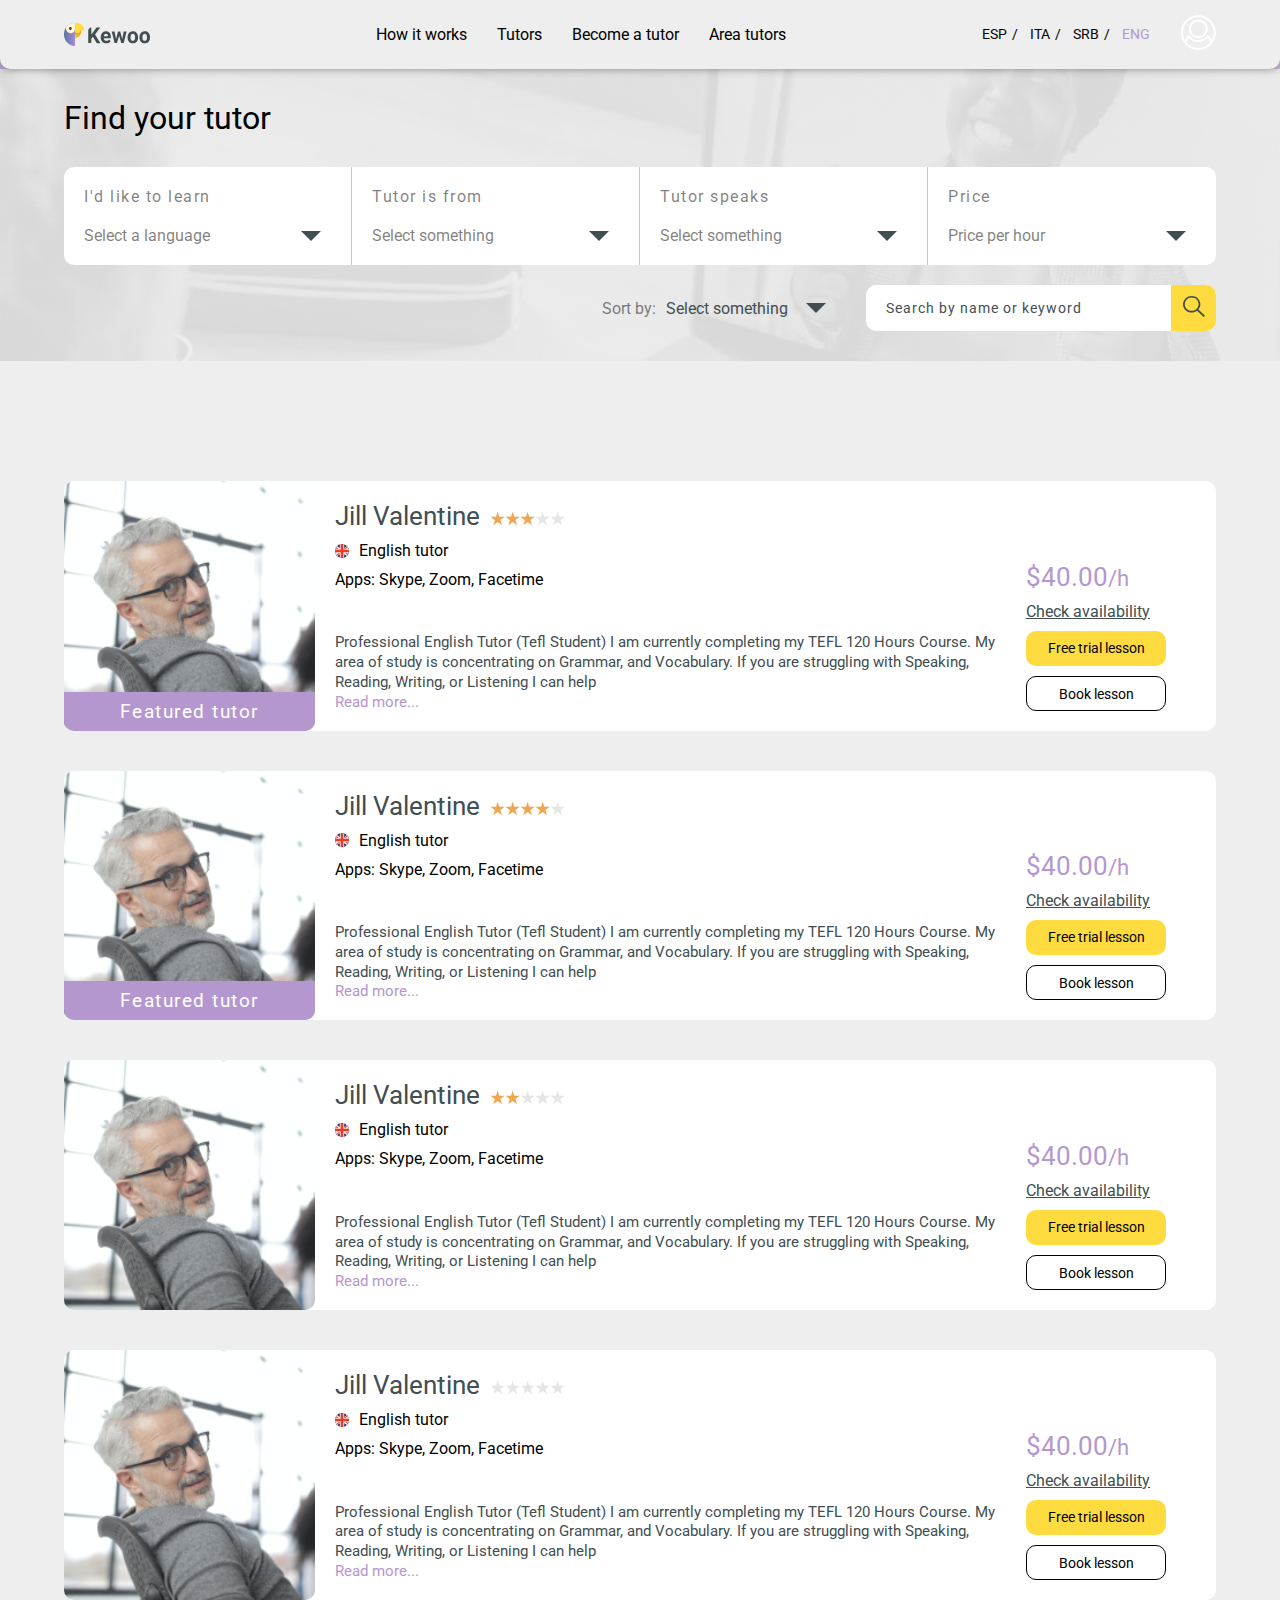
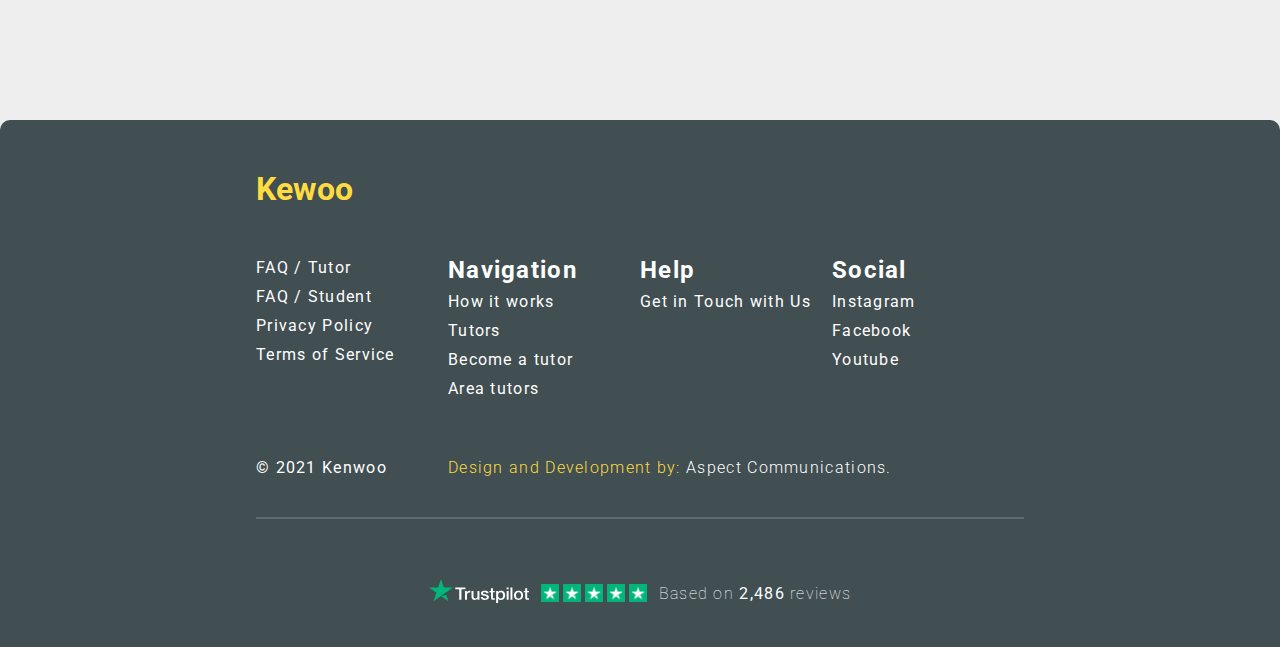
<file: tutors.html>
<!DOCTYPE html>
<html lang="en">
	<head>
		<meta charset="UTF-8" />
		<meta http-equiv="X-UA-Compatible" content="IE=edge" />
		<meta name="viewport" content="width=device-width, initial-scale=1.0" />
		<link rel="stylesheet" href="css/style.css" />
		<link rel="stylesheet" href="css/owl.carousel.min.css" />
		<link rel="stylesheet" href="css/owl.theme.default.css" />
		<title>KEWOO ORIGINAL</title>
	</head>
	<body>
		<!-- NAV -->
		<div class="nav">
			<nav>
				<div class="container">
					<a href="index.html" class="logo"
						><img src="img/logo/main_logo.svg" alt=""
					/></a>
					<div class="drop-down">
						<ul class="nav-links">
							<li><a href="index.html#how_it_works">How it works</a></li>
							<li><a href="tutors.html">Tutors</a></li>
							<li><a href="become_a_tutor.html">Become a tutor</a></li>
							<li><a href="tutor_profile.html">Area tutors</a></li>
						</ul>
						<hr />
						<ul class="langs">
							<li class="lang-esp"><a href="">ESP</a></li>
							<li class="lang-esp"><a href="">ITA</a></li>
							<li class="lang-esp"><a href="">SRB</a></li>
							<li class="lang-esp"><a href="" class="lang-active">ENG</a></li>
						</ul>
						<a href="become_a_tutor.html" class="login"
							><img src="img/icons/icon_tut.png" alt="" />
						</a>
					</div>
					<div class="toggle-bar">
						<span></span>
						<span></span>
						<span></span>
					</div>
				</div>
			</nav>
		</div>

		<!-- FIND YOUR TUTOR  custom selectors-->

		<section class="find_your_tutor" id="tutor_search">
			<div class="container">
				<h3>Find your tutor</h3>
				<div class="search_options">
					<div class="filter_opt lang">
						<p>I'd like to learn</p>
						<div class="custom-select">
							<div class="select-box">
								<div class="options-container">
									<div class="option">
										<input
											type="radio"
											class="radio"
											id="option2"
											name="category"
										/>
										<label for="option2">English</label>
									</div>
									<div class="option">
										<input
											type="radio"
											class="radio"
											id="option3"
											name="category"
										/>
										<label for="option3">German</label>
									</div>
									<div class="option">
										<input
											type="radio"
											class="radio"
											id="option3"
											name="category"
										/>
										<label for="option3">Serbian</label>
									</div>
									<div class="option">
										<input
											type="radio"
											class="radio"
											id="option3"
											name="category"
										/>
										<label for="option3">Italian</label>
									</div>
								</div>
								<div class="selected">Select a language</div>
							</div>
						</div>
					</div>
					<div class="filter_opt tutor_from">
						<p>Tutor is from</p>
						<div class="custom-select">
							<div class="select-box">
								<div class="options-container">
									<div class="option">
										<input
											type="radio"
											class="radio"
											id="option1"
											name="category"
										/>
										<label for="option1">England</label>
									</div>
									<div class="option">
										<input
											type="radio"
											class="radio"
											id="option2"
											name="category"
										/>
										<label for="option2">Germany</label>
									</div>
									<div class="option">
										<input
											type="radio"
											class="radio"
											id="option3"
											name="category"
										/>
										<label for="option3">Serbia</label>
									</div>
									<div class="option">
										<input
											type="radio"
											class="radio"
											id="option3"
											name="category"
										/>
										<label for="option3">Italia</label>
									</div>
								</div>
								<div class="selected">Select something</div>
							</div>
						</div>
					</div>
					<div class="filter_opt tutor_lang">
						<p>Tutor speaks</p>
						<div class="custom-select">
							<div class="select-box">
								<div class="options-container">
									<div class="option">
										<input
											type="radio"
											class="radio"
											id="option1"
											name="category"
										/>
										<label for="option1">English</label>
									</div>
									<div class="option">
										<input
											type="radio"
											class="radio"
											id="option2"
											name="category"
										/>
										<label for="option2">German</label>
									</div>
									<div class="option">
										<input
											type="radio"
											class="radio"
											id="option3"
											name="category"
										/>
										<label for="option3">Serbian</label>
									</div>
									<div class="option">
										<input
											type="radio"
											class="radio"
											id="option3"
											name="category"
										/>
										<label for="option3">Italian</label>
									</div>
								</div>
								<div class="selected">Select something</div>
							</div>
						</div>
					</div>
					<div class="filter_opt tutor_price">
						<p>Price</p>
						<div class="custom-select">
							<div class="select-box">
								<div class="options-container">
									<div class="option price">
										<div class="middle">
											<div class="price-range">
												<label>
													<span class="from">$0</span> -
													<span class="to">$40</span>
												</label>
											</div>
											<div class="multirange-slider">
												<input
													type="range"
													id="input-left"
													min="0"
													max="40"
													value="0"
												/>
												<input
													type="range"
													id="input-right"
													min="0"
													max="40"
													value="40"
												/>

												<div class="slider">
													<div class="track"></div>
													<div class="range"></div>
													<div class="thumb left"></div>
													<div class="thumb right"></div>
												</div>
											</div>
										</div>
									</div>
								</div>
								<div class="selected">Price per hour</div>
							</div>
						</div>
					</div>
				</div>
				<div class="input_search">
					<p>Sort by:</p>
					<div class="custom-select">
						<div class="select-box">
							<div class="options-container">
								<div class="option">
									<input
										type="radio"
										class="radio"
										id="option1"
										name="category"
									/>
									<label for="option1">Relevance</label>
								</div>
								<div class="option">
									<input
										type="radio"
										class="radio"
										id="option2"
										name="category"
									/>
									<label for="option2">Price</label>
								</div>
								<div class="option">
									<input
										type="radio"
										class="radio"
										id="option3"
										name="category"
									/>
									<label for="option3">Name</label>
								</div>
							</div>
							<div class="selected">Select something</div>
						</div>
					</div>

					<div class="search-term">
						<input
							type="text"
							name="search-term"
							placeholder="Search by name or keyword"
						/>
						<button type="submit">
							<img src="img/search_opt/search_btn.svg" alt="" />
						</button>
					</div>
				</div>
			</div>
		</section>

		<!-- Tutor profiles View -->
		<section class="tutor_profile_view">
			<div class="container">
				<!-- just add data-featured to feature specific tutor-->
				<div class="tutor-card" data-featured="featured">
					<div class="tutor-card-img">
						<img src="img/tutors/tutor1.png" alt="" />
					</div>
					<div class="tutor-card-text">
						<div class="tutor-card-header">
							<div class="tutor-headline-group">
								<div class="tutor-headline">
									<a href="tutors_details.html">
										<h3>Jill Valentine</h3>
									</a>
									<div class="tutor_rate" id="1" data-rate="3">
										<?xml version="1.0" encoding="utf-8"?>
										<!-- Generator: Adobe Illustrator 23.0.1, SVG Export Plug-In . SVG Version: 6.00 Build 0)  -->
										<svg
											version="1.1"
											id="Layer_1"
											xmlns="http://www.w3.org/2000/svg"
											xmlns:xlink="http://www.w3.org/1999/xlink"
											x="0px"
											y="0px"
											viewBox="0 0 12 11"
											style="enable-background: new 0 0 12 11"
											xml:space="preserve"
										>
											<style type="text/css"></style>
											<path
												class="st0"
												d="M6.1,0l1.3,4.1h4.4L8.3,6.7l1.3,4.1L6.1,8.3l-3.5,2.6l1.3-4.1L0.4,4.1h4.4L6.1,0z"
											/>
										</svg>
										<?xml version="1.0" encoding="utf-8"?>
										<!-- Generator: Adobe Illustrator 23.0.1, SVG Export Plug-In . SVG Version: 6.00 Build 0)  -->
										<svg
											version="1.1"
											id="Layer_1"
											xmlns="http://www.w3.org/2000/svg"
											xmlns:xlink="http://www.w3.org/1999/xlink"
											x="0px"
											y="0px"
											viewBox="0 0 12 11"
											style="enable-background: new 0 0 12 11"
											xml:space="preserve"
										>
											<style type="text/css"></style>
											<path
												class="st0"
												d="M6.1,0l1.3,4.1h4.4L8.3,6.7l1.3,4.1L6.1,8.3l-3.5,2.6l1.3-4.1L0.4,4.1h4.4L6.1,0z"
											/>
										</svg>

										<?xml version="1.0" encoding="utf-8"?>
										<!-- Generator: Adobe Illustrator 23.0.1, SVG Export Plug-In . SVG Version: 6.00 Build 0)  -->
										<svg
											version="1.1"
											id="Layer_1"
											xmlns="http://www.w3.org/2000/svg"
											xmlns:xlink="http://www.w3.org/1999/xlink"
											x="0px"
											y="0px"
											viewBox="0 0 12 11"
											style="enable-background: new 0 0 12 11"
											xml:space="preserve"
										>
											<style type="text/css"></style>
											<path
												class="st0"
												d="M6.1,0l1.3,4.1h4.4L8.3,6.7l1.3,4.1L6.1,8.3l-3.5,2.6l1.3-4.1L0.4,4.1h4.4L6.1,0z"
											/>
										</svg>
										<?xml version="1.0" encoding="utf-8"?>
										<!-- Generator: Adobe Illustrator 23.0.1, SVG Export Plug-In . SVG Version: 6.00 Build 0)  -->
										<svg
											version="1.1"
											id="Layer_1"
											xmlns="http://www.w3.org/2000/svg"
											xmlns:xlink="http://www.w3.org/1999/xlink"
											x="0px"
											y="0px"
											viewBox="0 0 12 11"
											style="enable-background: new 0 0 12 11"
											xml:space="preserve"
										>
											<style type="text/css"></style>
											<path
												class="st0"
												d="M6.1,0l1.3,4.1h4.4L8.3,6.7l1.3,4.1L6.1,8.3l-3.5,2.6l1.3-4.1L0.4,4.1h4.4L6.1,0z"
											/>
										</svg>
										<?xml version="1.0" encoding="utf-8"?>
										<!-- Generator: Adobe Illustrator 23.0.1, SVG Export Plug-In . SVG Version: 6.00 Build 0)  -->
										<svg
											version="1.1"
											id="Layer_1"
											xmlns="http://www.w3.org/2000/svg"
											xmlns:xlink="http://www.w3.org/1999/xlink"
											x="0px"
											y="0px"
											viewBox="0 0 12 11"
											style="enable-background: new 0 0 12 11"
											xml:space="preserve"
										>
											<style type="text/css"></style>
											<path
												class="st0"
												d="M6.1,0l1.3,4.1h4.4L8.3,6.7l1.3,4.1L6.1,8.3l-3.5,2.6l1.3-4.1L0.4,4.1h4.4L6.1,0z"
											/>
										</svg>
									</div>
								</div>
								<div class="tutor-subject">
									<img src="img/flags/UK.svg" alt="" />
									<p class="tutor-lang">English tutor</p>
								</div>
								<p class="apps">Apps: <span>Skype, Zoom, Facetime</span></p>
							</div>

							<div class="tutor-img-round">
								<img src="img/tutors/tutor1.png" alt="" />
							</div>
						</div>

						<div class="tutor-card-bio">
							<p class="tutor-bio">
								Professional English Tutor (Tefl Student) I am currently
								completing my TEFL 120 Hours Course. My area of study is
								concentrating on Grammar, and Vocabulary. If you are struggling
								with Speaking, Reading, Writing, or Listening I can help
							</p>
							<a href="tutors_details.html" class="read_more_tutor"
								>Read more...</a
							>
						</div>
					</div>
					<div class="tutor-card-ctr">
						<h3 class="price">$40.00<span>/h</span></h3>
						<a href="tutors_details.html#booking" class="availability"
							>Check availability</a
						>
						<a href="trial_lesson.html" class="btn-trial">Free trial lesson</a>
						<a href="private_lesson.html" class="btn-book-lesson"
							>Book lesson</a
						>
					</div>
				</div>

				<div class="tutor-card" data-featured="featured">
					<div class="tutor-card-img">
						<img src="img/tutors/tutor1.png" alt="" />
					</div>
					<div class="tutor-card-text">
						<div class="tutor-card-header">
							<div class="tutor-headline-group">
								<div class="tutor-headline">
									<a href="tutors_details.html">
										<h3>Jill Valentine</h3>
									</a>
									<div class="tutor_rate" id="1" data-rate="4">
										<?xml version="1.0" encoding="utf-8"?>
										<!-- Generator: Adobe Illustrator 23.0.1, SVG Export Plug-In . SVG Version: 6.00 Build 0)  -->
										<svg
											version="1.1"
											id="Layer_1"
											xmlns="http://www.w3.org/2000/svg"
											xmlns:xlink="http://www.w3.org/1999/xlink"
											x="0px"
											y="0px"
											viewBox="0 0 12 11"
											style="enable-background: new 0 0 12 11"
											xml:space="preserve"
										>
											<style type="text/css"></style>
											<path
												class="st0"
												d="M6.1,0l1.3,4.1h4.4L8.3,6.7l1.3,4.1L6.1,8.3l-3.5,2.6l1.3-4.1L0.4,4.1h4.4L6.1,0z"
											/>
										</svg>
										<?xml version="1.0" encoding="utf-8"?>
										<!-- Generator: Adobe Illustrator 23.0.1, SVG Export Plug-In . SVG Version: 6.00 Build 0)  -->
										<svg
											version="1.1"
											id="Layer_1"
											xmlns="http://www.w3.org/2000/svg"
											xmlns:xlink="http://www.w3.org/1999/xlink"
											x="0px"
											y="0px"
											viewBox="0 0 12 11"
											style="enable-background: new 0 0 12 11"
											xml:space="preserve"
										>
											<style type="text/css"></style>
											<path
												class="st0"
												d="M6.1,0l1.3,4.1h4.4L8.3,6.7l1.3,4.1L6.1,8.3l-3.5,2.6l1.3-4.1L0.4,4.1h4.4L6.1,0z"
											/>
										</svg>

										<?xml version="1.0" encoding="utf-8"?>
										<!-- Generator: Adobe Illustrator 23.0.1, SVG Export Plug-In . SVG Version: 6.00 Build 0)  -->
										<svg
											version="1.1"
											id="Layer_1"
											xmlns="http://www.w3.org/2000/svg"
											xmlns:xlink="http://www.w3.org/1999/xlink"
											x="0px"
											y="0px"
											viewBox="0 0 12 11"
											style="enable-background: new 0 0 12 11"
											xml:space="preserve"
										>
											<style type="text/css"></style>
											<path
												class="st0"
												d="M6.1,0l1.3,4.1h4.4L8.3,6.7l1.3,4.1L6.1,8.3l-3.5,2.6l1.3-4.1L0.4,4.1h4.4L6.1,0z"
											/>
										</svg>
										<?xml version="1.0" encoding="utf-8"?>
										<!-- Generator: Adobe Illustrator 23.0.1, SVG Export Plug-In . SVG Version: 6.00 Build 0)  -->
										<svg
											version="1.1"
											id="Layer_1"
											xmlns="http://www.w3.org/2000/svg"
											xmlns:xlink="http://www.w3.org/1999/xlink"
											x="0px"
											y="0px"
											viewBox="0 0 12 11"
											style="enable-background: new 0 0 12 11"
											xml:space="preserve"
										>
											<style type="text/css"></style>
											<path
												class="st0"
												d="M6.1,0l1.3,4.1h4.4L8.3,6.7l1.3,4.1L6.1,8.3l-3.5,2.6l1.3-4.1L0.4,4.1h4.4L6.1,0z"
											/>
										</svg>
										<?xml version="1.0" encoding="utf-8"?>
										<!-- Generator: Adobe Illustrator 23.0.1, SVG Export Plug-In . SVG Version: 6.00 Build 0)  -->
										<svg
											version="1.1"
											id="Layer_1"
											xmlns="http://www.w3.org/2000/svg"
											xmlns:xlink="http://www.w3.org/1999/xlink"
											x="0px"
											y="0px"
											viewBox="0 0 12 11"
											style="enable-background: new 0 0 12 11"
											xml:space="preserve"
										>
											<style type="text/css"></style>
											<path
												class="st0"
												d="M6.1,0l1.3,4.1h4.4L8.3,6.7l1.3,4.1L6.1,8.3l-3.5,2.6l1.3-4.1L0.4,4.1h4.4L6.1,0z"
											/>
										</svg>
									</div>
								</div>
								<div class="tutor-subject">
									<img src="img/flags/UK.svg" alt="" />
									<p class="tutor-lang">English tutor</p>
								</div>
								<p class="apps">Apps: <span>Skype, Zoom, Facetime</span></p>
							</div>

							<div class="tutor-img-round">
								<img src="img/tutors/tutor1.png" alt="" />
							</div>
						</div>

						<div class="tutor-card-bio">
							<p class="tutor-bio">
								Professional English Tutor (Tefl Student) I am currently
								completing my TEFL 120 Hours Course. My area of study is
								concentrating on Grammar, and Vocabulary. If you are struggling
								with Speaking, Reading, Writing, or Listening I can help
							</p>
							<a href="tutors_details.html" class="read_more_tutor"
								>Read more...</a
							>
						</div>
					</div>
					<div class="tutor-card-ctr">
						<h3 class="price">$40.00<span>/h</span></h3>
						<a href="tutors_details.html#booking" class="availability"
							>Check availability</a
						>
						<a href="trial_lesson.html" class="btn-trial">Free trial lesson</a>
						<a href="private_lesson.html" class="btn-book-lesson"
							>Book lesson</a
						>
					</div>
				</div>

				<div class="tutor-card">
					<div class="tutor-card-img">
						<img src="img/tutors/tutor1.png" alt="" />
					</div>
					<div class="tutor-card-text">
						<div class="tutor-card-header">
							<div class="tutor-headline-group">
								<div class="tutor-headline">
									<a href="tutors_details.html">
										<h3>Jill Valentine</h3>
									</a>
									<div class="tutor_rate" id="1" data-rate="2">
										<?xml version="1.0" encoding="utf-8"?>
										<!-- Generator: Adobe Illustrator 23.0.1, SVG Export Plug-In . SVG Version: 6.00 Build 0)  -->
										<svg
											version="1.1"
											id="Layer_1"
											xmlns="http://www.w3.org/2000/svg"
											xmlns:xlink="http://www.w3.org/1999/xlink"
											x="0px"
											y="0px"
											viewBox="0 0 12 11"
											style="enable-background: new 0 0 12 11"
											xml:space="preserve"
										>
											<style type="text/css"></style>
											<path
												class="st0"
												d="M6.1,0l1.3,4.1h4.4L8.3,6.7l1.3,4.1L6.1,8.3l-3.5,2.6l1.3-4.1L0.4,4.1h4.4L6.1,0z"
											/>
										</svg>
										<?xml version="1.0" encoding="utf-8"?>
										<!-- Generator: Adobe Illustrator 23.0.1, SVG Export Plug-In . SVG Version: 6.00 Build 0)  -->
										<svg
											version="1.1"
											id="Layer_1"
											xmlns="http://www.w3.org/2000/svg"
											xmlns:xlink="http://www.w3.org/1999/xlink"
											x="0px"
											y="0px"
											viewBox="0 0 12 11"
											style="enable-background: new 0 0 12 11"
											xml:space="preserve"
										>
											<style type="text/css"></style>
											<path
												class="st0"
												d="M6.1,0l1.3,4.1h4.4L8.3,6.7l1.3,4.1L6.1,8.3l-3.5,2.6l1.3-4.1L0.4,4.1h4.4L6.1,0z"
											/>
										</svg>

										<?xml version="1.0" encoding="utf-8"?>
										<!-- Generator: Adobe Illustrator 23.0.1, SVG Export Plug-In . SVG Version: 6.00 Build 0)  -->
										<svg
											version="1.1"
											id="Layer_1"
											xmlns="http://www.w3.org/2000/svg"
											xmlns:xlink="http://www.w3.org/1999/xlink"
											x="0px"
											y="0px"
											viewBox="0 0 12 11"
											style="enable-background: new 0 0 12 11"
											xml:space="preserve"
										>
											<style type="text/css"></style>
											<path
												class="st0"
												d="M6.1,0l1.3,4.1h4.4L8.3,6.7l1.3,4.1L6.1,8.3l-3.5,2.6l1.3-4.1L0.4,4.1h4.4L6.1,0z"
											/>
										</svg>
										<?xml version="1.0" encoding="utf-8"?>
										<!-- Generator: Adobe Illustrator 23.0.1, SVG Export Plug-In . SVG Version: 6.00 Build 0)  -->
										<svg
											version="1.1"
											id="Layer_1"
											xmlns="http://www.w3.org/2000/svg"
											xmlns:xlink="http://www.w3.org/1999/xlink"
											x="0px"
											y="0px"
											viewBox="0 0 12 11"
											style="enable-background: new 0 0 12 11"
											xml:space="preserve"
										>
											<style type="text/css"></style>
											<path
												class="st0"
												d="M6.1,0l1.3,4.1h4.4L8.3,6.7l1.3,4.1L6.1,8.3l-3.5,2.6l1.3-4.1L0.4,4.1h4.4L6.1,0z"
											/>
										</svg>
										<?xml version="1.0" encoding="utf-8"?>
										<!-- Generator: Adobe Illustrator 23.0.1, SVG Export Plug-In . SVG Version: 6.00 Build 0)  -->
										<svg
											version="1.1"
											id="Layer_1"
											xmlns="http://www.w3.org/2000/svg"
											xmlns:xlink="http://www.w3.org/1999/xlink"
											x="0px"
											y="0px"
											viewBox="0 0 12 11"
											style="enable-background: new 0 0 12 11"
											xml:space="preserve"
										>
											<style type="text/css"></style>
											<path
												class="st0"
												d="M6.1,0l1.3,4.1h4.4L8.3,6.7l1.3,4.1L6.1,8.3l-3.5,2.6l1.3-4.1L0.4,4.1h4.4L6.1,0z"
											/>
										</svg>
									</div>
								</div>
								<div class="tutor-subject">
									<img src="img/flags/UK.svg" alt="" />
									<p class="tutor-lang">English tutor</p>
								</div>
								<p class="apps">Apps: <span>Skype, Zoom, Facetime</span></p>
							</div>

							<div class="tutor-img-round">
								<img src="img/tutors/tutor1.png" alt="" />
							</div>
						</div>

						<div class="tutor-card-bio">
							<p class="tutor-bio">
								Professional English Tutor (Tefl Student) I am currently
								completing my TEFL 120 Hours Course. My area of study is
								concentrating on Grammar, and Vocabulary. If you are struggling
								with Speaking, Reading, Writing, or Listening I can help
							</p>
							<a href="tutors_details.html" class="read_more_tutor"
								>Read more...</a
							>
						</div>
					</div>
					<div class="tutor-card-ctr">
						<h3 class="price">$40.00<span>/h</span></h3>
						<a href="tutors_details.html#booking" class="availability"
							>Check availability</a
						>
						<a href="trial_lesson.html" class="btn-trial">Free trial lesson</a>
						<a href="private_lesson.html" class="btn-book-lesson"
							>Book lesson</a
						>
					</div>
				</div>

				<div class="tutor-card">
					<div class="tutor-card-img">
						<img src="img/tutors/tutor1.png" alt="" />
					</div>
					<div class="tutor-card-text">
						<div class="tutor-card-header">
							<div class="tutor-headline-group">
								<div class="tutor-headline">
									<a href="tutors_details.html">
										<h3>Jill Valentine</h3>
									</a>
									<div class="tutor_rate" id="1" data-rate="0">
										<?xml version="1.0" encoding="utf-8"?>
										<!-- Generator: Adobe Illustrator 23.0.1, SVG Export Plug-In . SVG Version: 6.00 Build 0)  -->
										<svg
											version="1.1"
											id="Layer_1"
											xmlns="http://www.w3.org/2000/svg"
											xmlns:xlink="http://www.w3.org/1999/xlink"
											x="0px"
											y="0px"
											viewBox="0 0 12 11"
											style="enable-background: new 0 0 12 11"
											xml:space="preserve"
										>
											<style type="text/css"></style>
											<path
												class="st0"
												d="M6.1,0l1.3,4.1h4.4L8.3,6.7l1.3,4.1L6.1,8.3l-3.5,2.6l1.3-4.1L0.4,4.1h4.4L6.1,0z"
											/>
										</svg>
										<?xml version="1.0" encoding="utf-8"?>
										<!-- Generator: Adobe Illustrator 23.0.1, SVG Export Plug-In . SVG Version: 6.00 Build 0)  -->
										<svg
											version="1.1"
											id="Layer_1"
											xmlns="http://www.w3.org/2000/svg"
											xmlns:xlink="http://www.w3.org/1999/xlink"
											x="0px"
											y="0px"
											viewBox="0 0 12 11"
											style="enable-background: new 0 0 12 11"
											xml:space="preserve"
										>
											<style type="text/css"></style>
											<path
												class="st0"
												d="M6.1,0l1.3,4.1h4.4L8.3,6.7l1.3,4.1L6.1,8.3l-3.5,2.6l1.3-4.1L0.4,4.1h4.4L6.1,0z"
											/>
										</svg>

										<?xml version="1.0" encoding="utf-8"?>
										<!-- Generator: Adobe Illustrator 23.0.1, SVG Export Plug-In . SVG Version: 6.00 Build 0)  -->
										<svg
											version="1.1"
											id="Layer_1"
											xmlns="http://www.w3.org/2000/svg"
											xmlns:xlink="http://www.w3.org/1999/xlink"
											x="0px"
											y="0px"
											viewBox="0 0 12 11"
											style="enable-background: new 0 0 12 11"
											xml:space="preserve"
										>
											<style type="text/css"></style>
											<path
												class="st0"
												d="M6.1,0l1.3,4.1h4.4L8.3,6.7l1.3,4.1L6.1,8.3l-3.5,2.6l1.3-4.1L0.4,4.1h4.4L6.1,0z"
											/>
										</svg>
										<?xml version="1.0" encoding="utf-8"?>
										<!-- Generator: Adobe Illustrator 23.0.1, SVG Export Plug-In . SVG Version: 6.00 Build 0)  -->
										<svg
											version="1.1"
											id="Layer_1"
											xmlns="http://www.w3.org/2000/svg"
											xmlns:xlink="http://www.w3.org/1999/xlink"
											x="0px"
											y="0px"
											viewBox="0 0 12 11"
											style="enable-background: new 0 0 12 11"
											xml:space="preserve"
										>
											<style type="text/css"></style>
											<path
												class="st0"
												d="M6.1,0l1.3,4.1h4.4L8.3,6.7l1.3,4.1L6.1,8.3l-3.5,2.6l1.3-4.1L0.4,4.1h4.4L6.1,0z"
											/>
										</svg>
										<?xml version="1.0" encoding="utf-8"?>
										<!-- Generator: Adobe Illustrator 23.0.1, SVG Export Plug-In . SVG Version: 6.00 Build 0)  -->
										<svg
											version="1.1"
											id="Layer_1"
											xmlns="http://www.w3.org/2000/svg"
											xmlns:xlink="http://www.w3.org/1999/xlink"
											x="0px"
											y="0px"
											viewBox="0 0 12 11"
											style="enable-background: new 0 0 12 11"
											xml:space="preserve"
										>
											<style type="text/css"></style>
											<path
												class="st0"
												d="M6.1,0l1.3,4.1h4.4L8.3,6.7l1.3,4.1L6.1,8.3l-3.5,2.6l1.3-4.1L0.4,4.1h4.4L6.1,0z"
											/>
										</svg>
									</div>
								</div>
								<div class="tutor-subject">
									<img src="img/flags/UK.svg" alt="" />
									<p class="tutor-lang">English tutor</p>
								</div>
								<p class="apps">Apps: <span>Skype, Zoom, Facetime</span></p>
							</div>

							<div class="tutor-img-round">
								<img src="img/tutors/tutor1.png" alt="" />
							</div>
						</div>

						<div class="tutor-card-bio">
							<p class="tutor-bio">
								Professional English Tutor (Tefl Student) I am currently
								completing my TEFL 120 Hours Course. My area of study is
								concentrating on Grammar, and Vocabulary. If you are struggling
								with Speaking, Reading, Writing, or Listening I can help
							</p>
							<a href="tutors_details.html" class="read_more_tutor"
								>Read more...</a
							>
						</div>
					</div>
					<div class="tutor-card-ctr">
						<h3 class="price">$40.00<span>/h</span></h3>
						<a href="tutors_details.html#booking" class="availability"
							>Check availability</a
						>
						<a href="trial_lesson.html" class="btn-trial">Free trial lesson</a>
						<a href="private_lesson.html" class="btn-book-lesson"
							>Book lesson</a
						>
					</div>
				</div>
			</div>
		</section>

		<!-- FOOTER -->
		<footer>
			<div class="container">
				<h3>Kewoo</h3>
				<div class="row">
					<article>
						<ul>
							<li><a href="">FAQ / Tutor</a></li>
							<li><a href="">FAQ / Student</a></li>
							<li><a href="">Privacy Policy</a></li>
							<li><a href="">Terms of Service</a></li>
						</ul>
					</article>
					<article>
						<h4>Navigation</h4>
						<ul>
							<li><a href="">How it works</a></li>
							<li><a href="">Tutors</a></li>
							<li><a href="">Become a tutor</a></li>
							<li><a href="">Area tutors</a></li>
						</ul>
					</article>
					<article>
						<h4>Help</h4>
						<ul>
							<li><a href="">Get in Touch with Us</a></li>
						</ul>
					</article>

					<article>
						<h4>Social</h4>
						<ul>
							<li><a href="">Instagram</a></li>
							<li><a href="">Facebook</a></li>
							<li><a href="">Youtube</a></li>
						</ul>
					</article>
				</div>

				<div class="bottomLine">
					<p class="copyR">&copy; 2021 Kenwoo</p>
					<p class="desingBy">
						<span>Design and Development by: </span
						><a href="http://www.aspectcommunications.net/" target="_black"
							>Aspect Communications.</a
						>
					</p>
					<hr />
					<div class="trustPilot">
						<div class="trust-logo">
							<img src="img/trust_pilot/logo-white.svg" alt="" />
						</div>
						<div class="trust-rate-stars">
							<img src="img/trust_pilot/trust_star.svg" alt="" />
							<img src="img/trust_pilot/trust_star.svg" alt="" />
							<img src="img/trust_pilot/trust_star.svg" alt="" />
							<img src="img/trust_pilot/trust_star.svg" alt="" />
							<img src="img/trust_pilot/trust_star.svg" alt="" />
						</div>
						<div class="trust-rate">
							<p>Based on <span class="rate">2,486</span> reviews</p>
						</div>
					</div>
				</div>
			</div>
		</footer>

		<script
			src="https://code.jquery.com/jquery-3.6.0.min.js"
			integrity="sha256-/xUj+3OJU5yExlq6GSYGSHk7tPXikynS7ogEvDej/m4="
			crossorigin="anonymous"
		></script>
		<script src="js/owl.carousel.min.js"></script>
		<script src="js/main.js"></script>
	</body>
</html>
</file>
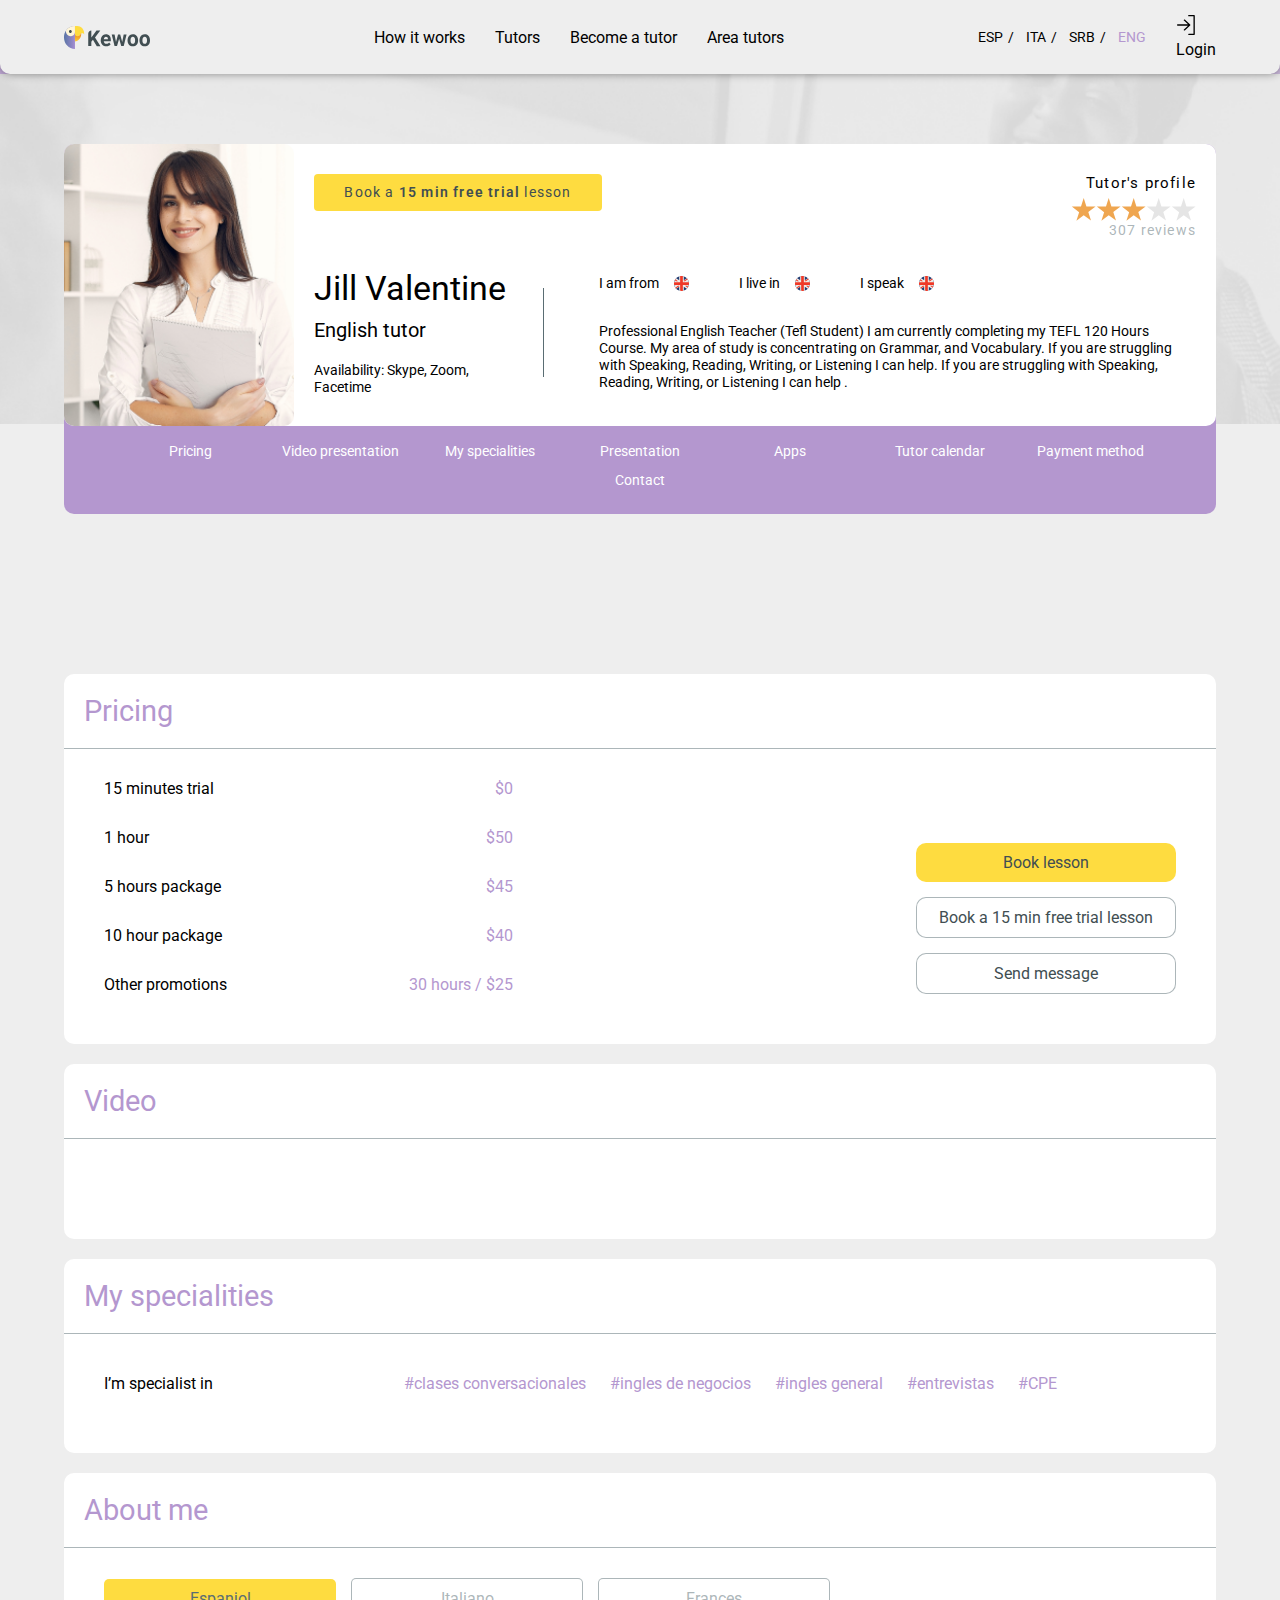
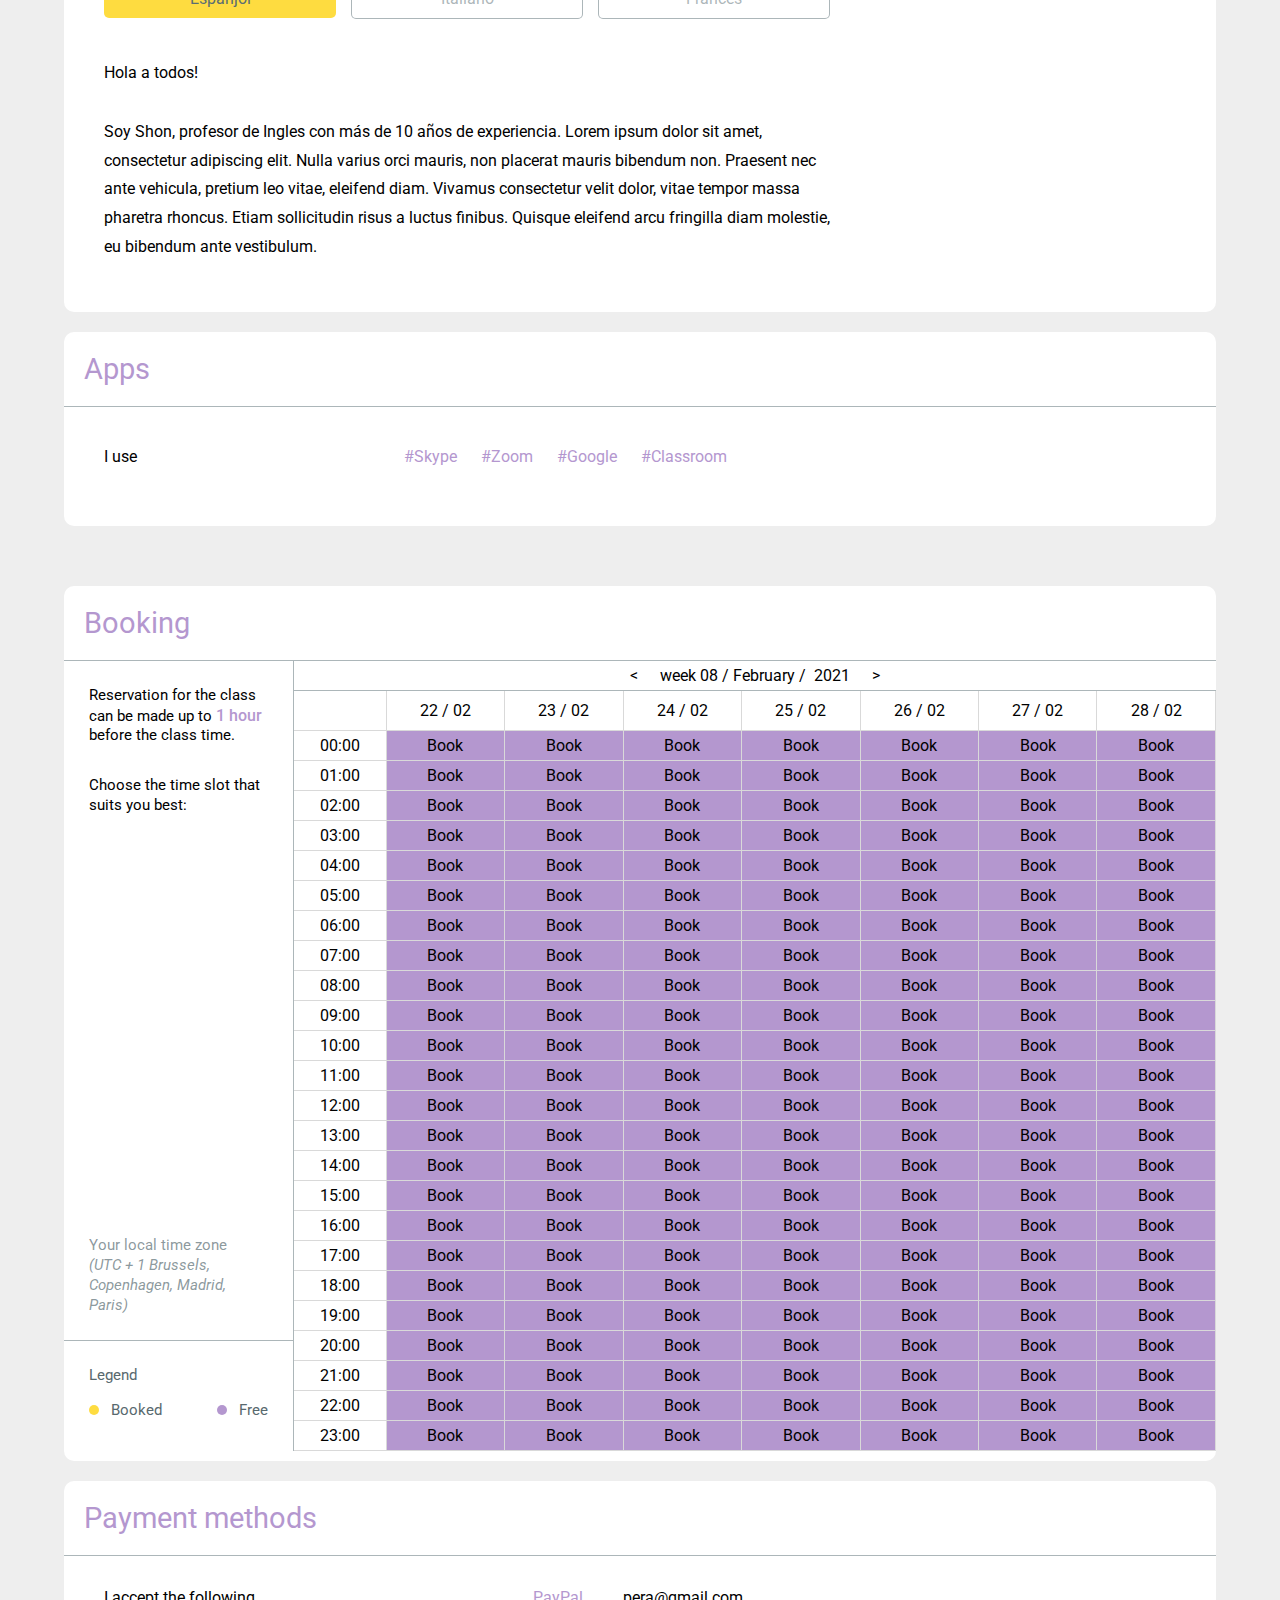
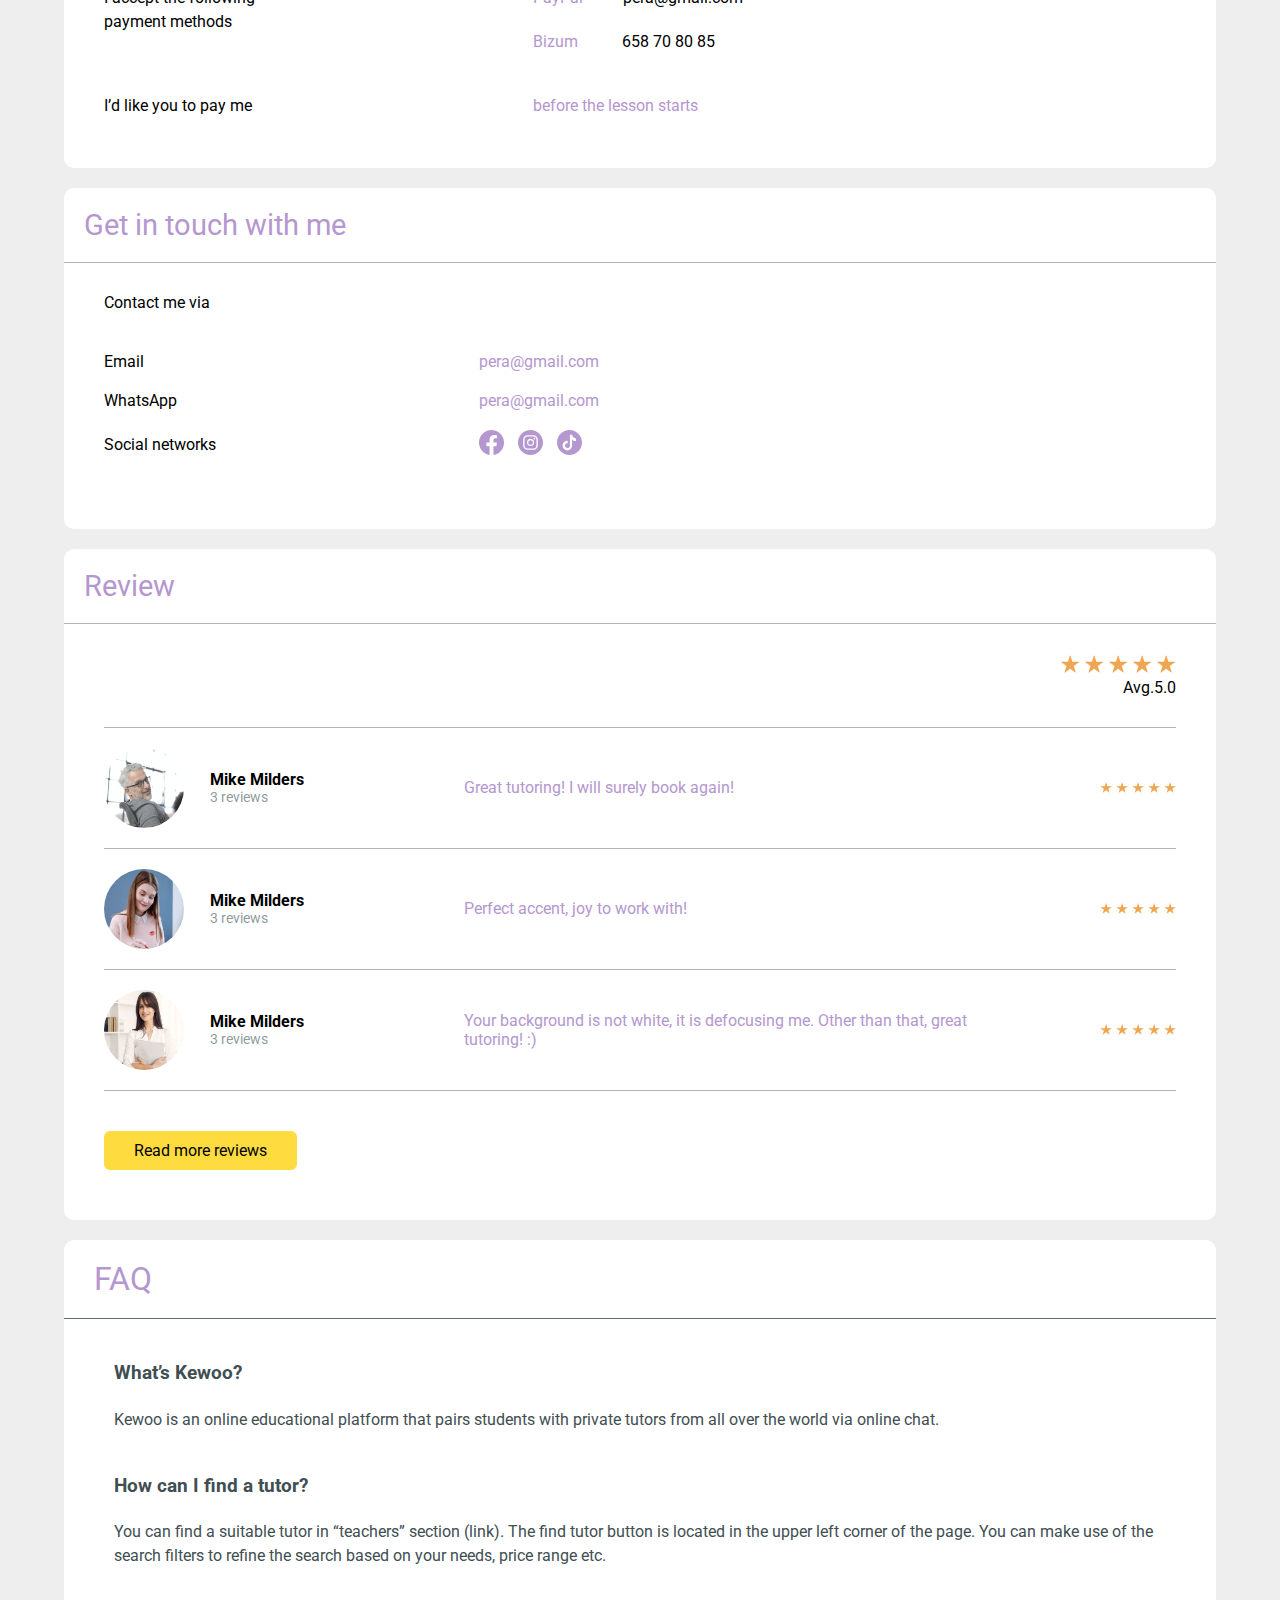
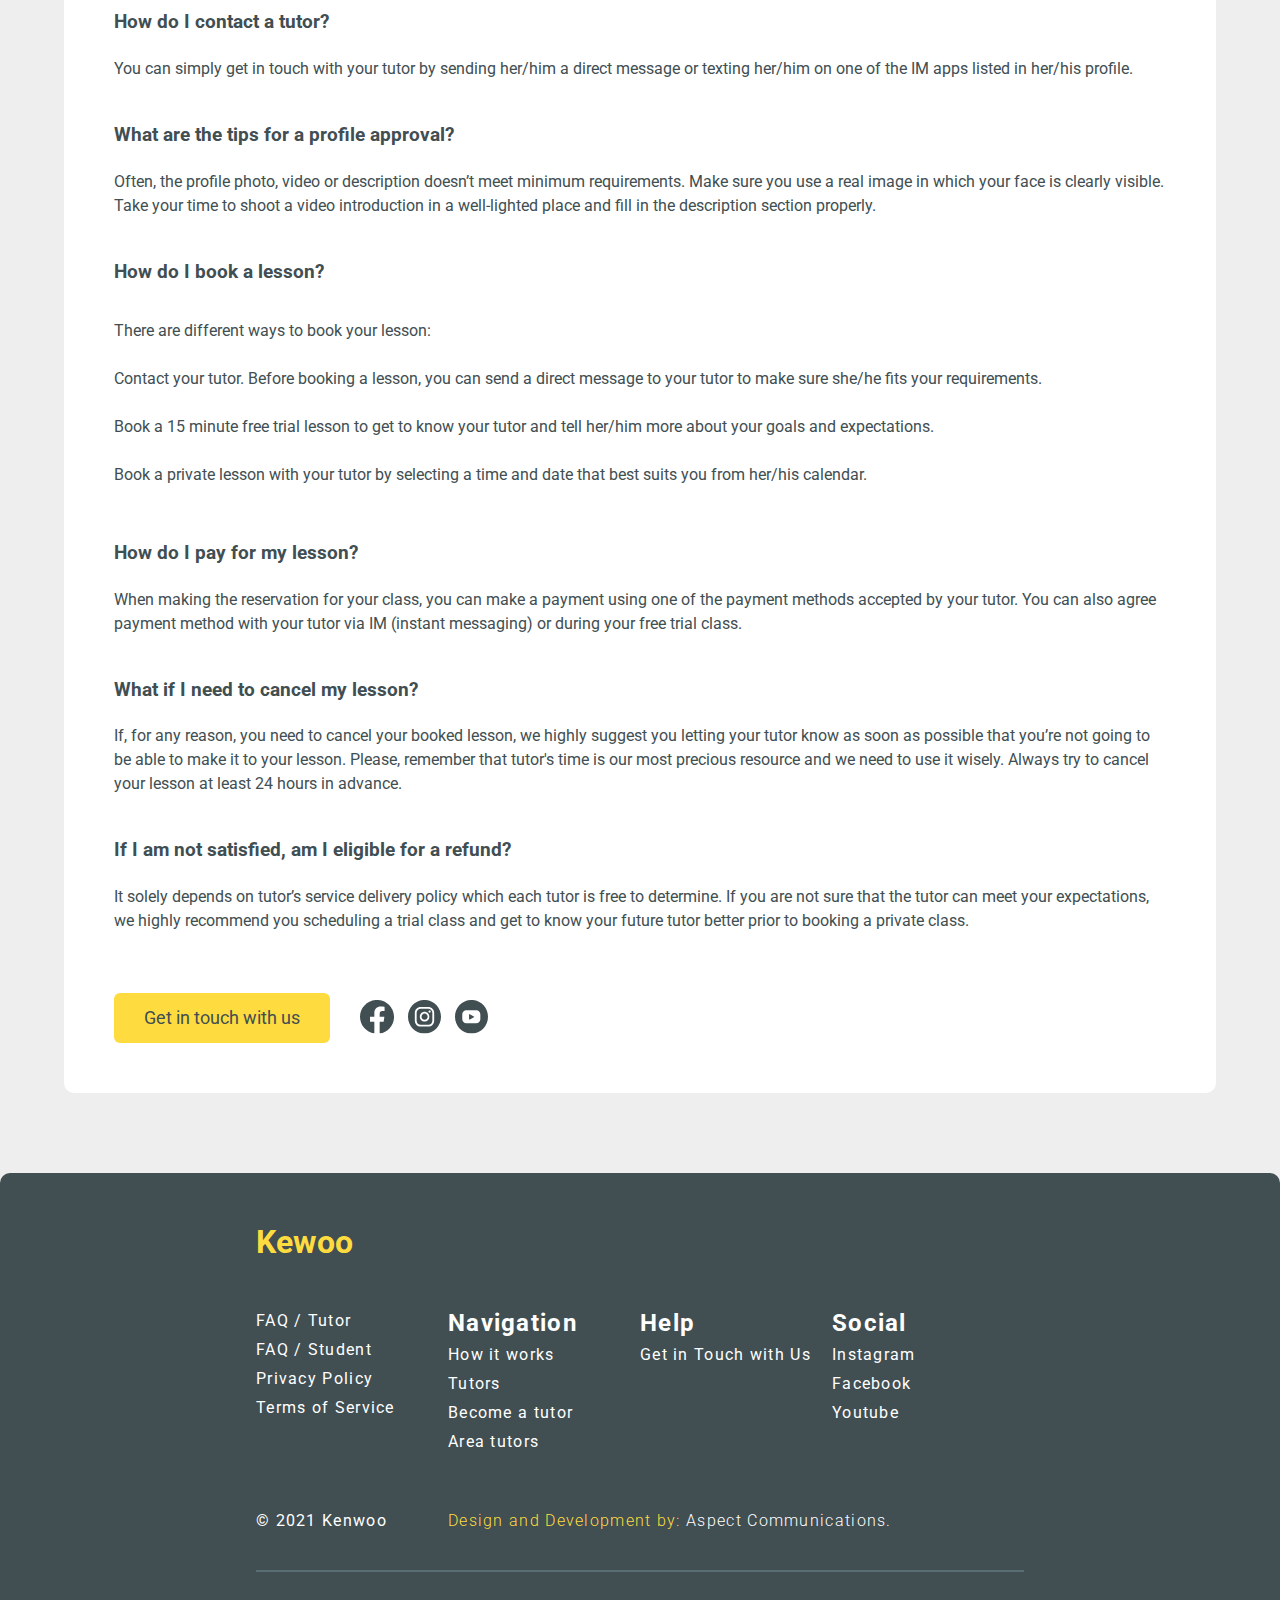
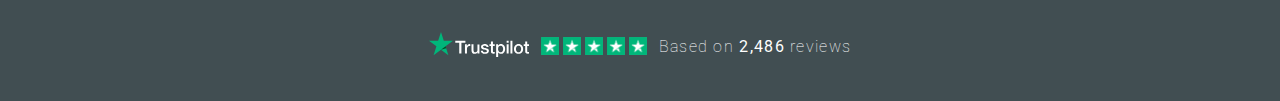
<file: tutors_details.html>
<!DOCTYPE html>
<html lang="en">
	<head>
		<meta charset="UTF-8" />
		<meta http-equiv="X-UA-Compatible" content="IE=edge" />
		<meta name="viewport" content="width=device-width, initial-scale=1.0" />
		<link rel="stylesheet" href="css/style.css" />
		<link rel="stylesheet" href="css/owl.carousel.min.css" />
		<link rel="stylesheet" href="css/owl.theme.default.css" />
		<title>KEWOO ORIGINAL</title>
	</head>
	<body>
		<!-- NAV -->

		<div class="nav">
			<nav>
				<div class="container">
					<a href="index.html" class="logo"
						><img src="img/logo/main_logo.svg" alt=""
					/></a>
					<div class="drop-down">
						<ul class="nav-links">
							<li><a href="index.html#how_it_works">How it works</a></li>
							<li><a href="tutors.html">Tutors</a></li>
							<li><a href="become_a_tutor.html">Become a tutor</a></li>
							<li><a href="tutor_profile.html">Area tutors</a></li>
						</ul>
						<hr />
						<ul class="langs">
							<li class="lang-esp"><a href="">ESP</a></li>
							<li class="lang-esp"><a href="">ITA</a></li>
							<li class="lang-esp"><a href="">SRB</a></li>
							<li class="lang-esp"><a href="" class="lang-active">ENG</a></li>
						</ul>
						<a href="become_a_tutor.html" class="login"
							><img src="img/icons/login_icon.svg" alt="" />
							<p>Login</p></a
						>
					</div>
					<div class="toggle-bar">
						<span></span>
						<span></span>
						<span></span>
					</div>
				</div>
			</nav>
		</div>
		<!-- HEADER -->
		<section class="tutor_details_header">
			<div class="tutor-profile">
				<div class="container">
					<article class="tutor-profile-view">
						<div class="tutor-profile-card">
							<div class="tutor-img">
								<img
									class="profile_image"
									src="img/tutors/tutor_prfile_img/tutor_profile_img_1.png"
									alt=""
								/>
							</div>
							<div class="tutor-content">
								<div class="my_profile">
									<a href="trial_lesson.html">Book a <span>15 min free trial</span> lesson</a>
									<div class="">
										<p>Tutor's profile</p>
										<div class="tutor_rate" id="1" data-rate="3">
											<?xml version="1.0" encoding="utf-8"?>
											<!-- Generator: Adobe Illustrator 23.0.1, SVG Export Plug-In . SVG Version: 6.00 Build 0)  -->
											<svg
												version="1.1"
												id="Layer_1"
												xmlns="http://www.w3.org/2000/svg"
												xmlns:xlink="http://www.w3.org/1999/xlink"
												x="0px"
												y="0px"
												viewBox="0 0 12 11"
												style="enable-background: new 0 0 12 11"
												xml:space="preserve"
											>
												<style type="text/css"></style>
												<path
													class="st0"
													d="M6.1,0l1.3,4.1h4.4L8.3,6.7l1.3,4.1L6.1,8.3l-3.5,2.6l1.3-4.1L0.4,4.1h4.4L6.1,0z"
												/>
											</svg>
											<?xml version="1.0" encoding="utf-8"?>
											<!-- Generator: Adobe Illustrator 23.0.1, SVG Export Plug-In . SVG Version: 6.00 Build 0)  -->
											<svg
												version="1.1"
												id="Layer_1"
												xmlns="http://www.w3.org/2000/svg"
												xmlns:xlink="http://www.w3.org/1999/xlink"
												x="0px"
												y="0px"
												viewBox="0 0 12 11"
												style="enable-background: new 0 0 12 11"
												xml:space="preserve"
											>
												<style type="text/css"></style>
												<path
													class="st0"
													d="M6.1,0l1.3,4.1h4.4L8.3,6.7l1.3,4.1L6.1,8.3l-3.5,2.6l1.3-4.1L0.4,4.1h4.4L6.1,0z"
												/>
											</svg>
		
											<?xml version="1.0" encoding="utf-8"?>
											<!-- Generator: Adobe Illustrator 23.0.1, SVG Export Plug-In . SVG Version: 6.00 Build 0)  -->
											<svg
												version="1.1"
												id="Layer_1"
												xmlns="http://www.w3.org/2000/svg"
												xmlns:xlink="http://www.w3.org/1999/xlink"
												x="0px"
												y="0px"
												viewBox="0 0 12 11"
												style="enable-background: new 0 0 12 11"
												xml:space="preserve"
											>
												<style type="text/css"></style>
												<path
													class="st0"
													d="M6.1,0l1.3,4.1h4.4L8.3,6.7l1.3,4.1L6.1,8.3l-3.5,2.6l1.3-4.1L0.4,4.1h4.4L6.1,0z"
												/>
											</svg>
											<?xml version="1.0" encoding="utf-8"?>
											<!-- Generator: Adobe Illustrator 23.0.1, SVG Export Plug-In . SVG Version: 6.00 Build 0)  -->
											<svg
												version="1.1"
												id="Layer_1"
												xmlns="http://www.w3.org/2000/svg"
												xmlns:xlink="http://www.w3.org/1999/xlink"
												x="0px"
												y="0px"
												viewBox="0 0 12 11"
												style="enable-background: new 0 0 12 11"
												xml:space="preserve"
											>
												<style type="text/css"></style>
												<path
													class="st0"
													d="M6.1,0l1.3,4.1h4.4L8.3,6.7l1.3,4.1L6.1,8.3l-3.5,2.6l1.3-4.1L0.4,4.1h4.4L6.1,0z"
												/>
											</svg>
											<?xml version="1.0" encoding="utf-8"?>
											<!-- Generator: Adobe Illustrator 23.0.1, SVG Export Plug-In . SVG Version: 6.00 Build 0)  -->
											<svg
												version="1.1"
												id="Layer_1"
												xmlns="http://www.w3.org/2000/svg"
												xmlns:xlink="http://www.w3.org/1999/xlink"
												x="0px"
												y="0px"
												viewBox="0 0 12 11"
												style="enable-background: new 0 0 12 11"
												xml:space="preserve"
											>
												<style type="text/css"></style>
												<path
													class="st0"
													d="M6.1,0l1.3,4.1h4.4L8.3,6.7l1.3,4.1L6.1,8.3l-3.5,2.6l1.3-4.1L0.4,4.1h4.4L6.1,0z"
												/>
											</svg>
										</div>
										<p class="views">307 reviews</p>
									</div>
								</div>

								<div class="tutor-img-mob">
									<img
										src="img/tutors/tutor_prfile_img/tutor_profile_img_1.png"
										alt=""
									/>
								</div>
								<div class="tutor-card-headline">
									<h3>Jill Valentine</h3>
									<p class="tutor_for">English tutor</p>

									<div class="availability">
										<p>Availability: Skype, Zoom, Facetime</p>
									</div>
								</div>

								<div class="tutor-card-description">
									<div class="from">
										<p>I am from</p>
										<img src="img/flags/UK.svg" alt="" />
									</div>
									<div class="live-in">
										<p>I live in</p>
										<img src="img/flags/UK.svg" alt="" />
									</div>
									<div class="speak">
										<p>I speak</p>
										<img src="img/flags/UK.svg" alt="" />
									</div>
									<div class="tutor-card-text">
										<p>
											Professional English Teacher (Tefl Student) I am currently
											completing my TEFL 120 Hours Course. My area of study is
											concentrating on Grammar, and Vocabulary. If you are
											struggling with Speaking, Reading, Writing, or Listening I
											can help. If you are struggling with Speaking, Reading,
											Writing, or Listening I can help .
										</p>
									</div>
								</div>
							</div>
						</div>
						<div class="tutor-profile-nav">
							<div class="tutor-nav-toggle"><span></span></div>
							<ul class="">
								<li><a href="#pricing">Pricing</a></li>
								<li><a href="#video">Video presentation</a></li>
								<li><a href="#expert">My specialities</a></li>
								<li><a href="#about_me">Presentation</a></li>
								<li><a href="#apps">Apps</a></li>
								<li><a href="#booking">Tutor calendar</a></li>
								<li><a href="#payment">Payment method</a></li>
								<li><a href="#contact">Contact</a></li>
							</ul>
						</div>
					</article>
				</div>
			</div>
		</section>

		<!-- PRICING -->
		<section class="pricing_students tutor_section" id="pricing">
			<div class="container">
				<h3>Pricing</h3>
				<div class="wrapper">
					<div class="pricing_packs">
						<div class="price_tag">
							<p class="class_name">15 minutes trial</p>
							<p class="price">$0</p>
						</div>

						<div class="price_tag">
							<p class="class_name">1 hour</p>
							<p class="price">$50</p>
						</div>

						<div class="price_tag">
							<p class="class_name">5 hours package</p>
							<p class="price">$45</p>
						</div>

						<div class="price_tag">
							<p class="class_name">10 hour package</p>
							<p class="price">$40</p>
						</div>
						<div class="price_tag">
							<p class="class_name">Other promotions</p>
							<p class="price">30 hours / $25</p>
						</div>
					</div>
					<div class="pricing_btns">
						<a href="private_lesson.html">Book lesson</a>
						<a href="trial_lesson.html">Book a 15 min free trial lesson</a>
						<a href="">Send message</a>
					</div>
				</div>
			</div>
		</section>
		<section class="video_students tutor_section" id="video">
			<div class="container">
				<h3>Video</h3>
                <div class="wrapper">
                    <div class="tutor_video">
						<div class="video_box">
							<iframe width="560" height="315" src="https://www.youtube.com/embed/e6ME0UGNwNQ" title="YouTube video player" frameborder="0" allow="accelerometer; autoplay; clipboard-write; encrypted-media; gyroscope; picture-in-picture" allowfullscreen></iframe>
						</div>
                </div>
			</div>
		</section>

		<!-- My specialities -->
		<section class="tutor_section specialities_students" id="expert">
			<div class="container">
				<h3>My specialities</h3>
				<div class="wrapper">
					<p>I’m specialist in</p>
					<p class="specailities_list">
						<span>#clases conversacionales</span>
						<span>#ingles de negocios</span>
						<span>#ingles general</span>
						<span>#entrevistas</span>
						<span>#CPE</span>
					</p>
				</div>
			</div>
		</section>
		<!-- ABOUT ME -->

		<section class="tutor_section  about_me_students" id="about_me">
			<div class="container">
				<h3>About me</h3>
				<div class="wrapper">
					<div class="about_me_buttons">
						<button class="lang_btn active_lang" data-lang="lang_1">Espanjol</button>
						<button class="lang_btn" data-lang="lang_2">Italiano</button>
						<button class="lang_btn" data-lang="lang_3">Frances</button>
						
					</div>
					<div class="about_me_content" id="lang_1">
						<p>
							<span>Hola a todos!</span> <br>
							Soy Shon, profesor de Ingles con más de 10 años de experiencia. Lorem ipsum dolor sit amet, consectetur adipiscing elit. Nulla varius orci mauris, non placerat mauris bibendum non. Praesent nec ante vehicula, pretium leo vitae, eleifend diam. Vivamus consectetur velit dolor, vitae tempor massa pharetra rhoncus. Etiam sollicitudin risus a luctus finibus. Quisque eleifend arcu fringilla diam molestie, eu bibendum ante vestibulum. 
						</p>
					</div>
					<div class="about_me_content" id="lang_2">
						<p>
							<span>ITALIANO</span> <br>
							OVO JE ITALIJANSKI con más de 10 años de experiencia. Lorem ipsum dolor sit amet, consectetur adipiscing elit. Nulla varius orci mauris, non placerat mauris bibendum non. Praesent nec ante vehicula, pretium leo vitae, eleifend diam. Vivamus consectetur velit dolor, vitae tempor massa pharetra rhoncus. Etiam sollicitudin risus a luctus finibus. Quisque eleifend arcu fringilla diam molestie, eu bibendum ante vestibulum. 
						</p>
					</div>

					<div class="about_me_content" id="lang_3">
						<p>
							<span>FRANCES</span> <br>
							SOVO JE FRANCUSKI con más de 10 años de experiencia. Lorem ipsum dolor sit amet, consectetur adipiscing elit. Nulla varius orci mauris, non placerat mauris bibendum non. Praesent nec ante vehicula, pretium leo vitae, eleifend diam. Vivamus consectetur velit dolor, vitae tempor massa pharetra rhoncus. Etiam sollicitudin risus a luctus finibus. Quisque eleifend arcu fringilla diam molestie, eu bibendum ante vestibulum. 
						</p>
					</div>
					</div>
			</div>
		</section>

			<!-- APPS -->
			<section class="tutor_section apps_students" id="apps">
				<div class="container">
					<h3>Apps</h3>
					<div class="wrapper">
						<p>I use</p>
						<p class="specailities_list">
							<span>#Skype</span>
							<span>#Zoom</span>
							<span>#Google</span>
							<span>#Classroom</span>
							
						</p>
					</div>
				</div>
			</section>
			<!-- BOOKING / CALENDAR -->
			<section class="tutor_section booking" id="booking">
				<div class="container">
					<h3>Booking</h3>
					<div class="wrapper">
						<div class="calendar_panel">
							<div class="reservations">
								<p>Reservation for the class can be made up to
									<span>1 hour</span> before the class time.</p>

									<p>Choose the time slot that suits you best:</p>
							</div>
							<div class="local_time">
								<p>
									Your local time zone <br>
									<span>(UTC + 1 Brussels, Copenhagen, Madrid, Paris)</span>
								</p>
							</div>
							<div class="legend">
								<p>Legend</p>
								<div >
									<p><span></span> Booked</p>
									<p><span></span> Free</p>
								</div>
							</div>
						</div>
						<div class="calendar_view">
							<div class="calendar_slider">
								<p><span class="prev"><</span><span class="current_mounth">week 08 / February / </span><span class="current_year">2021</span><span class="next">></span></p>
							</div>
							
								<div class="days">
									<div class="time"><p>3</p></div>
									<div class="current_day"><p><span>22</span> / <span class="mounth">02</span></p>
									</div>
									<div class="current_day"><p><span>23</span> / <span class="mounth">02</span></p>
									</div>
									<div class="current_day"><p><span>24</span> / <span class="mounth">02</span></p>
									</div>
									<div class="current_day"><p><span>25</span> / <span class="mounth">02</span></p>
									</div>
									<div class="current_day"><p><span>26</span> / <span class="mounth">02</span></p>
									</div>
									<div class="current_day"><p><span>27</span> / <span class="mounth">02</span></p>
									</div>
									<div class="current_day"><p><span>28</span> / <span class="mounth">02</span></p>
									</div>
								</div>
								<div class="times_table"> 
									<div class="time">00:00</div> 
									<div class="book_time"></div>  				   
									<div class="book_time"></div>  				   
									<div class="book_time"></div>  				   
									<div class="book_time"></div>  				   
									<div class="book_time"></div>  				   
									<div class="book_time"></div>  				   
									<div class="book_time"></div>  				   
								</div>
								<div class="times_table"> 
									<div class="time">01:00</div> 
									<div class="book_time"></div>  				   
									<div class="book_time"></div>  				   
									<div class="book_time"></div>  				   
									<div class="book_time"></div>  				   
									<div class="book_time"></div>  				   
									<div class="book_time"></div>  				   
									<div class="book_time"></div>  				   
								</div>
								<div class="times_table"> 
									<div class="time">02:00</div> 
									<div class="book_time"></div>  				   
									<div class="book_time"></div>  				   
									<div class="book_time"></div>  				   
									<div class="book_time"></div>  				   
									<div class="book_time"></div>  				   
									<div class="book_time"></div>  				   
									<div class="book_time"></div>  			   
								</div>
								<div class="times_table"> 
									<div class="time">03:00</div> 
									<div class="book_time"></div>  				   
									<div class="book_time"></div>  				   
									<div class="book_time"></div>  				   
									<div class="book_time"></div>  				   
									<div class="book_time"></div>  				   
									<div class="book_time"></div>  				   
									<div class="book_time"></div>  			   
								</div>
								<div class="times_table"> 
									<div class="time">04:00</div> 
									<div class="book_time"></div>  				   
									<div class="book_time"></div>  				   
									<div class="book_time"></div>  				   
									<div class="book_time"></div>  				   
									<div class="book_time"></div>  				   
									<div class="book_time"></div>  				   
									<div class="book_time"></div>  			   
								</div>
								<div class="times_table"> 
									<div class="time">05:00</div> 
									<div class="book_time"></div>  				   
									<div class="book_time"></div>  				   
									<div class="book_time"></div>  				   
									<div class="book_time"></div>  				   
									<div class="book_time"></div>  				   
									<div class="book_time"></div>  				   
									<div class="book_time"></div>  			   
								</div>
								<div class="times_table"> 
									<div class="time">06:00</div> 
									<div class="book_time"></div>  				   
									<div class="book_time"></div>  				   
									<div class="book_time"></div>  				   
									<div class="book_time"></div>  				   
									<div class="book_time"></div>  				   
									<div class="book_time"></div>  				   
									<div class="book_time"></div>  			   
								</div>
								<div class="times_table"> 
									<div class="time">07:00</div> 
									<div class="book_time"></div>  				   
									<div class="book_time"></div>  				   
									<div class="book_time"></div>  				   
									<div class="book_time"></div>  				   
									<div class="book_time"></div>  				   
									<div class="book_time"></div>  				   
									<div class="book_time"></div>  			   
								</div>
								<div class="times_table"> 
									<div class="time">08:00</div> 
									<div class="book_time"></div>  				   
									<div class="book_time"></div>  				   
									<div class="book_time"></div>  				   
									<div class="book_time"></div>  				   
									<div class="book_time"></div>  				   
									<div class="book_time"></div>  				   
									<div class="book_time"></div>  			   
								</div>
								<div class="times_table"> 
									<div class="time">09:00</div> 
									<div class="book_time"></div>  				   
									<div class="book_time"></div>  				   
									<div class="book_time"></div>  				   
									<div class="book_time"></div>  				   
									<div class="book_time"></div>  				   
									<div class="book_time"></div>  				   
									<div class="book_time"></div>  				   
								</div>
								<div class="times_table"> 
									<div class="time">10:00</div> 
									<div class="book_time"></div>  				   
									<div class="book_time"></div>  				   
									<div class="book_time"></div>  				   
									<div class="book_time"></div>  				   
									<div class="book_time"></div>  				   
									<div class="book_time"></div>  				   
									<div class="book_time"></div>  				   
								</div>
								<div class="times_table"> 
									<div class="time">11:00</div> 
									<div class="book_time"></div>  				   
									<div class="book_time"></div>  				   
									<div class="book_time"></div>  				   
									<div class="book_time"></div>  				   
									<div class="book_time"></div>  				   
									<div class="book_time"></div>  				   
									<div class="book_time"></div>  				   
								</div>
								<div class="times_table"> 
									<div class="time">12:00</div> 
									<div class="book_time"></div>  				   
									<div class="book_time"></div>  				   
									<div class="book_time"></div>  				   
									<div class="book_time"></div>  				   
									<div class="book_time"></div>  				   
									<div class="book_time"></div>  				   
									<div class="book_time"></div>  				   
								</div>
								<div class="times_table"> 
									<div class="time">13:00</div> 
									<div class="book_time"></div>  				   
									<div class="book_time"></div>  				   
									<div class="book_time"></div>  				   
									<div class="book_time"></div>  				   
									<div class="book_time"></div>  				   
									<div class="book_time"></div>  				   
									<div class="book_time"></div>  				   
								</div>
								<div class="times_table"> 
									<div class="time">14:00</div> 
									<div class="book_time"></div>  				   
									<div class="book_time"></div>  				   
									<div class="book_time"></div>  				   
									<div class="book_time"></div>  				   
									<div class="book_time"></div>  				   
									<div class="book_time"></div>  				   
									<div class="book_time"></div>  				   
								</div>
								<div class="times_table"> 
									<div class="time">15:00</div> 
									<div class="book_time"></div>  				   
									<div class="book_time"></div>  				   
									<div class="book_time"></div>  				   
									<div class="book_time"></div>  				   
									<div class="book_time"></div>  				   
									<div class="book_time"></div>  				   
									<div class="book_time"></div>  				   
								</div>

								<div class="times_table"> 
									<div class="time">16:00</div> 
									<div class="book_time"></div>  				   
									<div class="book_time"></div>  				   
									<div class="book_time"></div>  				   
									<div class="book_time"></div>  				   
									<div class="book_time"></div>  				   
									<div class="book_time"></div>  				   
									<div class="book_time"></div>  				   
								</div>

								<div class="times_table"> 
									<div class="time">17:00</div> 
									<div class="book_time"></div>  				   
									<div class="book_time"></div>  				   
									<div class="book_time"></div>  				   
									<div class="book_time"></div>  				   
									<div class="book_time"></div>  				   
									<div class="book_time"></div>  				   
									<div class="book_time"></div>  				   
								</div>
						
								<div class="times_table"> 
									<div class="time">18:00</div> 
									<div class="book_time"></div>  				   
									<div class="book_time"></div>  				   
									<div class="book_time"></div>  				   
									<div class="book_time"></div>  				   
									<div class="book_time"></div>  				   
									<div class="book_time"></div>  				   
									<div class="book_time"></div>  				   
								</div>

								<div class="times_table"> 
									<div class="time">19:00</div> 
									<div class="book_time"></div>  				   
									<div class="book_time"></div>  				   
									<div class="book_time"></div>  				   
									<div class="book_time"></div>  				   
									<div class="book_time"></div>  				   
									<div class="book_time"></div>  				   
									<div class="book_time"></div>  				   
								</div>

								<div class="times_table"> 
									<div class="time">20:00</div> 
									<div class="book_time"></div>  				   
									<div class="book_time"></div>  				   
									<div class="book_time"></div>  				   
									<div class="book_time"></div>  				   
									<div class="book_time"></div>  				   
									<div class="book_time"></div>  				   
									<div class="book_time"></div>  				   
								</div>
								<div class="times_table"> 
									<div class="time">21:00</div> 
									<div class="book_time"></div>  				   
									<div class="book_time"></div>  				   
									<div class="book_time"></div>  				   
									<div class="book_time"></div>  				   
									<div class="book_time"></div>  				   
									<div class="book_time"></div>  				   
									<div class="book_time"></div>  				   
								</div>

								<div class="times_table"> 
									<div class="time">22:00</div> 
									<div class="book_time"></div>  				   
									<div class="book_time"></div>  				   
									<div class="book_time"></div>  				   
									<div class="book_time"></div>  				   
									<div class="book_time"></div>  				   
									<div class="book_time"></div>  				   
									<div class="book_time"></div>  				   
								</div>
								<div class="times_table"> 
									<div class="time">23:00</div> 
									<div class="book_time"></div>  				   
									<div class="book_time"></div>  				   
									<div class="book_time"></div>  				   
									<div class="book_time"></div>  				   
									<div class="book_time"></div>  				   
									<div class="book_time"></div>  				   
									<div class="book_time"></div>  				   
								</div>
						</div>
					</div>
				</div>
			</section>
			<!-- payment method -->

			<section class="payment tutor_section" id="payment">
				<div class="container">
					<h3>Payment methods</h3>
					<div class="wrapper">
						<div class="tutor_payment_text">
							<p>I accept the following <br>
								payment methods
								</p>
								<p>I’d like you to pay me</p>
						</div>
						<div class="tutor_payment_info">
							<p><span>PayPal</span>pera@gmail.com</p>
							<p><span>Bizum</span> 658 70 80 85</p>
							<p><span>before the lesson starts</span></p>
						</div>
					</div>
				</div>
				
			</section>

			<section class="get_in_touch tutor_section" id="contact">
				<div class="container">
					<h3>Get in touch with me</h3>
				<div class="wrapper">
					<div class="get_in_touch_options">
						<p>Contact me via</p>
						<div class="row">
							<p>Email</p> <p class="email">pera@gmail.com</p>
						</div>
						<div class="row">
							<p>WhatsApp</p> <p class="whatsApp">pera@gmail.com</p>
						</div>
						<div class="row">
							<p>Social networks</p>
							<div class="socials">
								<img src="/img/social_media_icons/fb-pink.svg" alt="">
								<img src="/img/social_media_icons/insta-pink.svg" alt="">
								<img src="/img/social_media_icons/tune-pink.svg" alt="">
							</div>
						</div>
					</div>
				</div>
				</div>
			</section>

			<!-- REVIEW -->

			<section class="review tutor_section">
			<div class="container">
				<h3>Review</h3>
				<div class="wrapper">
					<div class="avr_review">
						<div class="review-box">
							<div class="stars">
								<img src="/img/star/Star 4.svg" alt="">
								<img src="/img/star/Star 4.svg" alt="">
								<img src="/img/star/Star 4.svg" alt="">
								<img src="/img/star/Star 4.svg" alt="">
								<img src="/img/star/Star 4.svg" alt="">
							</div>
							<p>Avg.5.0</p>
						</div>
					
					</div>
					<div class="row">
						<div class="tutor-left">
							<img src="/img/tutors/tutor_prfile_img/tutor_profile_img2.png" alt="">
							<div class="tutor-name">
								<h4>Mike Milders</h4>
								<p class="review_count">3 reviews</p>
							</div>
						</div>
						
							<p class="review_msg">Great tutoring! I will surely book again!</p>
						
						<div class="review_stars">
							<img src="/img/star/Star 4.svg" alt="">
							<img src="/img/star/Star 4.svg" alt="">
							<img src="/img/star/Star 4.svg" alt="">
							<img src="/img/star/Star 4.svg" alt="">
							<img src="/img/star/Star 4.svg" alt="">
						</div>
					</div>

					<div class="row">
						<div class="tutor-left">
							<img src="/img/tutors/tutor_prfile_img/tutor_profile_img3.pn.png" alt="">
							<div class="tutor-name">
								<h4>Mike Milders</h4>
								<p class="review_count">3 reviews</p>
							</div>
						</div>
						
							<p class="review_msg">Perfect accent, joy to work with!</p>
						
						<div class="review_stars">
							<img src="/img/star/Star 4.svg" alt="">
							<img src="/img/star/Star 4.svg" alt="">
							<img src="/img/star/Star 4.svg" alt="">
							<img src="/img/star/Star 4.svg" alt="">
							<img src="/img/star/Star 4.svg" alt="">
						</div>
					</div>

					<div class="row">
						<div class="tutor-left">
							<img src="/img/tutors/tutor_prfile_img/tutor_profile_img_1.png" alt="">
							<div class="tutor-name">
								<h4>Mike Milders</h4>
								<p class="review_count">3 reviews</p>
							</div>
						</div>
						
							<p class="review_msg">Your background is not white, it is defocusing me. Other than that, great tutoring! :)</p>
						
						<div class="review_stars">
							<img src="/img/star/Star 4.svg" alt="">
							<img src="/img/star/Star 4.svg" alt="">
							<img src="/img/star/Star 4.svg" alt="">
							<img src="/img/star/Star 4.svg" alt="">
							<img src="/img/star/Star 4.svg" alt="">
						</div>
					</div>
					<button>Read more reviews</button>
				</div>
			</div>
			</section>

			<!-------------
             FAQ 
            ----------->

		<section class="faq">
			<div class="container">
				<h2>FAQ</h2>
				<hr />
				<div class="wrapper">
					<article>
						<p class="lead">What’s Kewoo?</p>
						<p>
							Kewoo is an online educational platform that pairs students with private tutors from all over the world via online chat.
						</p>
					</article>
					<article>
						<p class="lead">
							How can I find a tutor?</p>
						<p>
							You can find a suitable tutor in “teachers” section (link). The find tutor button is located in the upper left corner of the page. You can make use of the search filters to refine the search based on your needs, price range etc.

						</p>
					</article>
					<article>
						<p class="lead">
							How do I contact a tutor?</p>
						<p>
							You can simply get in touch with your tutor by sending her/him a direct message or texting her/him on one of the IM apps listed in her/his profile.
						</p>
					</article>
					<article>
						<p class="lead">What are the tips for a profile approval?</p>
						<p>
							Often, the profile photo, video or description doesn’t meet
							minimum requirements. Make sure you use a real image in which your
							face is clearly visible. Take your time to shoot a video
							introduction in a well-lighted place and fill in the description
							section properly.
						</p>
					</article>
					<article>
						<p class="lead ">How do I book a lesson?</p>
						<p class="book_a_lesson">
							There are different ways to book your lesson: <br>
						Contact your tutor. Before booking a lesson, you can send a direct message to your tutor to make sure she/he fits your requirements. <br>
						Book a 15 minute free trial lesson to get to know your tutor and tell her/him more about your goals and expectations. <br>
						Book a private lesson with your tutor by selecting a time and date that best suits you from her/his calendar.
						</p>
					</article>
					<article>
						<p class="lead">How do I pay for my lesson?</p>
						<p>
							When making the reservation for your class, you can make a payment using one of the payment methods accepted by your tutor. You can also agree payment method with your tutor via IM (instant messaging) or during your free trial class.
						</p>
					</article>

					<article>
						<p class="lead">What if I need to cancel my lesson?</p>
						<p>
							If, for any reason, you need to cancel your booked lesson, we highly suggest you letting your tutor know as soon as possible that you’re not going to be able to make it to your lesson. Please, remember that tutor's time is our most precious resource and we need to use it wisely. Always try to cancel your lesson at least 24 hours in advance.
						</p>
					</article>

					<article>
						<p class="lead">If I am not satisfied, am I eligible for a refund?

						</p>
						<p>							
							It solely depends on tutor’s service delivery policy which each tutor is free to determine. If you are not sure that the tutor can meet your expectations, we highly recommend you scheduling a trial class and get to know your future tutor better prior to booking a private class.
						</p>
					</article>
					<div class="faq-buttons">
						<button class="btn">Get in touch with us</button>
						<div class="faq-socials">
							<img src="img/Become_a_tutor/facebook.svg" alt="" />
							<img src="img/Become_a_tutor/instagram.svg" alt="" />
							<img src="img/Become_a_tutor/youtube.svg" alt="" />
						</div>
					</div>
				</div>
			</div>
		</section>

		<!-- FOOTER -->
		<footer>
			<div class="container">
				<h3>Kewoo</h3>
				<div class="row">
					<article>
						<ul>
							<li><a href="">FAQ / Tutor</a></li>
							<li><a href="">FAQ / Student</a></li>
							<li><a href="">Privacy Policy</a></li>
							<li><a href="">Terms of Service</a></li>
						</ul>
					</article>
					<article>
						<h4>Navigation</h4>
						<ul>
							<li><a href="">How it works</a></li>
							<li><a href="">Tutors</a></li>
							<li><a href="">Become a tutor</a></li>
							<li><a href="">Area tutors</a></li>
						</ul>
					</article>
					<article>
						<h4>Help</h4>
						<ul>
							<li><a href="">Get in Touch with Us</a></li>
						</ul>
					</article>

					<article>
						<h4>Social</h4>
						<ul>
							<li><a href="">Instagram</a></li>
							<li><a href="">Facebook</a></li>
							<li><a href="">Youtube</a></li>
						</ul>
					</article>
				</div>

				<div class="bottomLine">
					<p class="copyR">&copy; 2021 Kenwoo</p>
					<p class="desingBy">
						<span>Design and Development by: </span
						><a href="http://www.aspectcommunications.net/" target="_black"
							>Aspect Communications.</a
						>
					</p>
					<hr />
					<div class="trustPilot">
						<div class="trust-logo">
							<img src="img/trust_pilot/logo-white.svg" alt="" />
						</div>
						<div class="trust-rate-stars">
							<img src="img/trust_pilot/trust_star.svg" alt="" />
							<img src="img/trust_pilot/trust_star.svg" alt="" />
							<img src="img/trust_pilot/trust_star.svg" alt="" />
							<img src="img/trust_pilot/trust_star.svg" alt="" />
							<img src="img/trust_pilot/trust_star.svg" alt="" />
						</div>
						<div class="trust-rate">
							<p>Based on <span class="rate">2,486</span> reviews</p>
						</div>
					</div>
				</div>
			</div>
		</footer>

		<script
			src="https://code.jquery.com/jquery-3.6.0.min.js"
			integrity="sha256-/xUj+3OJU5yExlq6GSYGSHk7tPXikynS7ogEvDej/m4="
			crossorigin="anonymous"
		></script>
		<script src="js/owl.carousel.min.js"></script>
		<script src="js/main.js"></script>
	</body>
</html>
</file>
<file: css/style.css>
@import url("https://fonts.googleapis.com/css2?family=Roboto:ital,wght@0,300;0,400;0,500;0,700;1,100;1,300;1,400;1,500;1,700&display=swap");
/*breakpoints*/
* {
  padding: 0;
  margin: 0;
  box-sizing: border-box; }

html {
  overflow-x: hidden;
  scroll-behavior: smooth; }

.container {
  width: 90%;
  margin: 0 auto; }

ul {
  list-style: none; }

a {
  color: black;
  text-decoration: none; }

.lang-active {
  color: #b497cf; }

.icon {
  background: #b497cf;
  width: 50px;
  height: 50px;
  border-radius: 50%;
  display: flex;
  align-items: center;
  justify-content: center;
  flex-wrap: nowrap;
  flex-direction: row; }

.bg-green {
  background: #33bf8a; }

.bg-yellow {
  background: #fedc40; }

.bg-purple {
  background: #b497cf; }

.bg-blue {
  background: #89bfe8; }

.section-group {
  color: #b497cf;
  letter-spacing: 1.5px;
  margin-bottom: 50px;
  margin-top: calc(1.2rem + 1.2vw);
  display: inline-block;
  display: flex;
  align-items: center;
  justify-content: center;
  flex-wrap: nowrap;
  flex-direction: column; }
  .section-group h2 {
    font-weight: 400; }
  .section-group p {
    letter-spacing: 1.2px;
    padding: 20px 0;
    color: black; }

.tutor_rate {
  display: flex;
  align-items: center;
  justify-content: center;
  flex-wrap: nowrap;
  flex-direction: row; }
  .tutor_rate svg {
    margin-top: 5px;
    width: 15px;
    height: 15px; }
    .tutor_rate svg path {
      fill: #e5e5e5; }
    .tutor_rate svg.rate_5 path {
      fill: #efa650; }
    .tutor_rate svg.rate_4 path {
      fill: #efa650; }
    .tutor_rate svg.rate_4:last-child path {
      fill: #e5e5e5; }
    .tutor_rate svg.rate_3 path {
      fill: #efa650; }
    .tutor_rate svg.rate_3:nth-child(5) path, .tutor_rate svg.rate_3:nth-child(4) path {
      fill: #e5e5e5; }
    .tutor_rate svg.rate_2 path {
      fill: #efa650; }
    .tutor_rate svg.rate_2:nth-child(5) path, .tutor_rate svg.rate_2:nth-child(4) path, .tutor_rate svg.rate_2:nth-child(3) path {
      fill: #e5e5e5; }
    .tutor_rate svg.rate_1 path {
      fill: #e5e5e5; }
    .tutor_rate svg.rate_1:nth-child(1) path {
      fill: #efa650; }
    .tutor_rate svg.rate_0 path {
      fill: #e5e5e5; }

body {
  background: #eeeeee;
  font-family: "Roboto", sans-serif;
  font-size: 16px;
  position: relative; }

h2 {
  font-size: calc(1.2rem + 1.2vw); }

.featured-banner {
  background-color: #b497cf;
  padding: 8px 0;
  text-align: center;
  color: #fff;
  letter-spacing: 1.5px;
  font-size: 1.2rem;
  border-bottom-right-radius: 10px;
  border-bottom-left-radius: 10px;
  position: absolute;
  width: 100%;
  bottom: 0px; }

.custom-select {
  padding: 10px 10px 20px 10px;
  width: 100%;
  color: rgba(0, 0, 0, 0.5); }
  .custom-select .select-box {
    display: flex;
    flex-direction: column;
    position: relative;
    width: 100%; }
    .custom-select .select-box .options-container {
      order: 1;
      position: absolute;
      padding: 0 10px;
      background-color: #fff;
      color: #414e52;
      width: 105%;
      opacity: 1;
      max-height: 0;
      transition: all 0.4s;
      overflow: hidden;
      top: calc(100% + 18px);
      left: 50%;
      transform: translateX(-50%);
      z-index: 100; }
      .custom-select .select-box .options-container .option {
        cursor: pointer;
        padding: 10px;
        width: 100%;
        color: rgba(0, 0, 0, 0.5); }
        .custom-select .select-box .options-container .option .radio {
          display: none; }
        .custom-select .select-box .options-container .option:hover {
          background-color: #b497cf;
          color: #fff; }
      .custom-select .select-box .options-container .price:hover {
        background: #fff; }
      .custom-select .select-box .options-container .price .middle {
        position: relative;
        width: 100%;
        max-width: 500px;
        height: 100px; }
        .custom-select .select-box .options-container .price .middle .price-range {
          margin-bottom: 15px; }
        .custom-select .select-box .options-container .price .middle .multirange-slider input[type="range"] {
          position: absolute;
          z-index: 5;
          width: 100%;
          height: 10px;
          opacity: 0;
          -webkit-appearance: none;
          appearance: none;
          pointer-events: none; }
          .custom-select .select-box .options-container .price .middle .multirange-slider input[type="range"]::-moz-range-thumb {
            -webkit-appearance: none;
            pointer-events: none;
            appearance: none;
            width: 30px;
            height: 30px;
            border: 0 none;
            border-radius: 0;
            pointer-events: all; }
          .custom-select .select-box .options-container .price .middle .multirange-slider input[type="range"]::-webkit-slider-thumb {
            -webkit-appearance: none;
            pointer-events: none;
            appearance: none;
            width: 30px;
            height: 30px;
            border: 0 none;
            border-radius: 0;
            pointer-events: all; }
        .custom-select .select-box .options-container .price .middle .multirange-slider .slider {
          position: relative;
          z-index: 1;
          height: 10px;
          margin: 0 15px;
          /* border: 1px solid red; */ }
          .custom-select .select-box .options-container .price .middle .multirange-slider .slider .track {
            position: absolute;
            z-index: 1;
            left: 0;
            right: 0;
            top: 0;
            bottom: 0;
            border-radius: 5px;
            background-color: #eeeeee; }
          .custom-select .select-box .options-container .price .middle .multirange-slider .slider .range {
            position: absolute;
            z-index: 2;
            left: 25%;
            right: 25%;
            top: 0;
            bottom: 0;
            border-radius: 5px;
            background-color: #b497cf; }
          .custom-select .select-box .options-container .price .middle .multirange-slider .slider .thumb {
            position: absolute;
            z-index: 3;
            width: 30px;
            height: 30px;
            border-radius: 50%;
            background-color: #b497cf;
            opacity: 1; }
            .custom-select .select-box .options-container .price .middle .multirange-slider .slider .thumb.left {
              left: 25%;
              transform: translateX(-15px) translateY(-10px); }
            .custom-select .select-box .options-container .price .middle .multirange-slider .slider .thumb.right {
              right: 25%;
              transform: translate(15px) translateY(-10px); }
      .custom-select .select-box .options-container.active {
        max-height: 240px;
        opacity: 1;
        padding: 0px;
        z-index: 100; }
        .custom-select .select-box .options-container.active + .selected::after {
          transform: translateY(-50%) rotate(90deg); }
    .custom-select .select-box .selected {
      order: 0;
      cursor: pointer; }
      .custom-select .select-box .selected::after {
        display: block;
        content: "";
        height: 0;
        width: 0;
        border-top: 10px solid #414e52;
        border-right: 10px solid transparent;
        border-left: 10px solid transparent;
        position: absolute;
        right: 10px;
        top: 50%;
        transform: translateY(-50%);
        transition: 0.3s all ease-in-out; }
    .custom-select .select-box label {
      cursor: pointer; }

@keyframes markeri {
  0% {
    opacity: 0;
    transform: scale(0); }
  90% {
    opacity: 0.8;
    transform: scale(1.2); }
  100% {
    opacity: 1;
    transform: scale(1); } }
@keyframes login_anim {
  from {
    opacity: 0; }
  to {
    opacity: 1; } }
.card .card-text {
  display: flex;
  align-items: start;
  justify-content: start;
  flex-wrap: wrap;
  flex-direction: row;
  background: #fff;
  padding: 15px;
  border-bottom-right-radius: 15px;
  border-bottom-left-radius: 15px; }
  .card .card-text .tutor_headline {
    display: flex;
    align-items: flex-start;
    justify-content: space-between;
    flex-wrap: wrap;
    flex-direction: row;
    width: 100%; }
    .card .card-text .tutor_headline .tutor_description {
      width: 60%; }
      .card .card-text .tutor_headline .tutor_description .tutor_name {
        width: 100%;
        font-size: 1.4rem; }
      .card .card-text .tutor_headline .tutor_description .tutor_lang {
        margin: 10px 0;
        display: flex;
        align-items: center;
        justify-content: flex-start;
        flex-wrap: wrap;
        flex-direction: row;
        width: 100%; }
        .card .card-text .tutor_headline .tutor_description .tutor_lang img {
          width: 18px;
          height: 18px;
          margin-right: 10px; }
    .card .card-text .tutor_headline .left {
      width: 40%;
      display: flex;
      align-items: center;
      justify-content: center;
      flex-wrap: nowrap;
      flex-direction: column; }
      .card .card-text .tutor_headline .left .price {
        color: #b497cf;
        font-size: 1.3rem; }

.btn {
  cursor: pointer; }

/********************
		NAV
*********************/
.nav {
  background: linear-gradient(to right, rgba(180, 151, 207, 0.8), rgba(180, 151, 207, 0.6)); }

nav {
  position: relative;
  top: 0;
  width: 100%;
  background-color: #eeeeee;
  padding: 15px 0;
  border-bottom-left-radius: 10px;
  border-bottom-right-radius: 10px;
  box-shadow: 0 0 8px rgba(0, 0, 0, 0.418);
  z-index: 110;
  transition-delay: 0.4s; }
  nav .container {
    display: flex;
    align-items: center;
    justify-content: space-between;
    flex-wrap: nowrap;
    flex-direction: row; }
    nav .container .logo {
      width: 86px; }
      nav .container .logo img {
        width: 100%;
        display: block; }
    nav .container .drop-down {
      display: flex;
      align-items: center;
      justify-content: space-between;
      flex-wrap: nowrap;
      flex-direction: row;
      width: 90%; }
      nav .container .drop-down ul {
        display: flex;
        align-items: center;
        justify-content: space-between;
        flex-wrap: nowrap;
        flex-direction: row; }
      nav .container .drop-down .nav-links {
        width: 100%;
        display: flex;
        align-items: center;
        justify-content: center;
        flex-wrap: nowrap;
        flex-direction: row; }
        nav .container .drop-down .nav-links li {
          margin: 0 15px; }
      nav .container .drop-down hr {
        display: none; }
      nav .container .drop-down .langs {
        min-width: 168px; }
        nav .container .drop-down .langs li {
          font-size: 0.9rem; }
          nav .container .drop-down .langs li::after {
            content: "/";
            margin: 0 5px; }
          nav .container .drop-down .langs li:last-child::after {
            display: none; }
    nav .container .active {
      height: 40vh;
      padding: 20px 30px; }
    nav .container .login {
      position: relative;
      margin-left: 30px;
      z-index: 120; }
      nav .container .login .login_icon {
        cursor: pointer; }
        nav .container .login .login_icon svg {
          width: 25px;
          height: 25px;
          pointer-events: none; }
          nav .container .login .login_icon svg path {
            transition: 0.4s ease-in-out; }
        nav .container .login .login_icon:hover svg path {
          fill: #b497cf; }
      nav .container .login .login-drop {
        position: absolute;
        display: none;
        width: 300px;
        right: -18px;
        top: 30px;
        z-index: 300;
        opacity: 0; }
        nav .container .login .login-drop .login_wrapper {
          background-color: #ffff;
          width: 100%;
          height: 100%;
          border-radius: 5px;
          position: relative; }
          nav .container .login .login-drop .login_wrapper .form_btns {
            padding: 15px 15px 10px 15px;
            display: flex;
            align-items: center;
            justify-content: space-between;
            flex-wrap: wrap;
            flex-direction: row; }
            nav .container .login .login-drop .login_wrapper .form_btns .form_btn {
              width: 45%;
              background-color: transparent;
              border: none;
              border-bottom: 2px solid rgba(65, 78, 82, 0.4);
              font-size: 1rem;
              color: rgba(65, 78, 82, 0.4);
              padding-bottom: 4px;
              cursor: pointer; }
              nav .container .login .login-drop .login_wrapper .form_btns .form_btn.singUp_btn {
                text-align: right; }
              nav .container .login .login-drop .login_wrapper .form_btns .form_btn.login_btn {
                text-align: left; }
              nav .container .login .login-drop .login_wrapper .form_btns .form_btn.active_btn {
                border-bottom: 2px solid #414e52;
                color: #414e52; }
          nav .container .login .login-drop .login_wrapper .form_ctrl {
            display: flex;
            align-items: flex-start;
            justify-content: flex-start;
            flex-wrap: nowrap;
            flex-direction: column;
            padding: 15px; }
            nav .container .login .login-drop .login_wrapper .form_ctrl label {
              font-size: 0.8rem;
              color: #414e52; }
            nav .container .login .login-drop .login_wrapper .form_ctrl input {
              margin-bottom: 10px;
              width: 100%;
              padding: 5px 10px;
              border: 1px solid #414e52; }
              nav .container .login .login-drop .login_wrapper .form_ctrl input:focus {
                outline: 2px solid #fedc40; }
            nav .container .login .login-drop .login_wrapper .form_ctrl a,
            nav .container .login .login-drop .login_wrapper .form_ctrl p {
              margin-bottom: 10px;
              color: #414e52; }
            nav .container .login .login-drop .login_wrapper .form_ctrl p {
              font-size: 0.95rem; }
              nav .container .login .login-drop .login_wrapper .form_ctrl p a {
                color: #b497cf; }
                nav .container .login .login-drop .login_wrapper .form_ctrl p a:hover {
                  color: #414e52; }
            nav .container .login .login-drop .login_wrapper .form_ctrl h4 {
              font-size: 1.2rem;
              font-size: 300;
              color: #414e52;
              margin-bottom: 20px; }
            nav .container .login .login-drop .login_wrapper .form_ctrl button {
              margin-bottom: 10px;
              background: #fedc40;
              border: none;
              padding: 5px 20px;
              color: #414e52;
              cursor: pointer; }
            nav .container .login .login-drop .login_wrapper .form_ctrl.login_form {
              display: none; }
            nav .container .login .login-drop .login_wrapper .form_ctrl.singUp_form {
              display: none; }
            nav .container .login .login-drop .login_wrapper .form_ctrl.forgot_pass {
              display: none; }
            nav .container .login .login-drop .login_wrapper .form_ctrl.show_form {
              display: flex; }
            nav .container .login .login-drop .login_wrapper .form_ctrl .error_msg {
              display: none; }
              nav .container .login .login-drop .login_wrapper .form_ctrl .error_msg.show_msg {
                display: inline-block; }
            nav .container .login .login-drop .login_wrapper .form_ctrl .forgot_pass:hover {
              text-decoration: underline; }
        nav .container .login .login-drop .arrow_login_wrapper .arrow_login {
          height: 20px;
          width: 30px;
          clip-path: polygon(50% 0%, 0% 100%, 100% 100%);
          background-color: #ffff;
          margin-left: auto;
          margin-right: 15px; }
        nav .container .login .login-drop.show_login {
          display: block;
          animation: login_anim 0.5s forwards; }
    nav .container .toggle-bar {
      width: 20px;
      height: 20px;
      cursor: pointer;
      transition: 0.4s all ease-in-out;
      display: none;
      overflow-x: hidden;
      position: relative; }
      nav .container .toggle-bar span {
        position: absolute;
        width: 18px;
        height: 2px;
        display: block;
        background-color: #414e52;
        transition: 0.4s all ease-in-out;
        border-radius: 5px; }
        nav .container .toggle-bar span:nth-child(1) {
          transform: translateY(1px); }
        nav .container .toggle-bar span:nth-child(2) {
          transform: translateY(7px); }
        nav .container .toggle-bar span:nth-child(3) {
          transform: translateY(13px); }
      nav .container .toggle-bar.toggle-open span:nth-child(2) {
        transform: translateX(-50px); }
      nav .container .toggle-bar.toggle-open span:nth-child(1) {
        transform: rotate(45deg) translate(5px, 5px); }
      nav .container .toggle-bar.toggle-open span:nth-child(3) {
        transform: rotate(-45deg) translate(-5px, 5px); }

.no-border {
  border-bottom-left-radius: 0px !important;
  border-bottom-right-radius: 0px !important;
  box-shadow: none !important;
  transition: 0.4s ease-in-out; }

header {
  background: url(/img/header-home.png);
  background-position: center;
  background-size: cover;
  height: 90vh;
  display: flex;
  align-items: flex-end;
  justify-content: flex-start;
  flex-wrap: nowrap;
  flex-direction: row;
  padding: 100px 30px; }
  header hgroup {
    color: #fff;
    letter-spacing: 1.5px;
    padding: 30px; }
    header hgroup h1 {
      font-weight: 500; }
      header hgroup h1 span {
        color: #fedc40; }
    header hgroup label {
      width: 480px;
      position: relative;
      display: flex;
      display: flex;
      align-items: center;
      justify-content: start;
      flex-wrap: wrap;
      flex-direction: row;
      margin: 30px 0; }
      header hgroup label input {
        width: 60%;
        height: 70px;
        border: none;
        font-size: 1.1rem;
        position: relative;
        border-bottom-left-radius: 8px;
        border-top-left-radius: 8px;
        padding: 0 10px; }
      header hgroup label::placeholder {
        font-size: 1.1rem; }
      header hgroup label button {
        width: 40%;
        color: black;
        background: #fedc40;
        font-size: 1.1rem;
        font-family: "Roboto", sans-serif;
        border-radius: 10px;
        border: none;
        cursor: pointer;
        border-radius: 0px;
        height: 70px;
        border-bottom-right-radius: 8px;
        border-top-right-radius: 8px; }

.featured-tutors {
  padding: 80px 0;
  width: 87%; }
  .featured-tutors .owl-carousel .item {
    width: 300px; }
    .featured-tutors .owl-carousel .item .card-img img {
      border-top-left-radius: 15px;
      border-top-right-radius: 15px; }

.map-section {
  padding-top: 0px; }
  .map-section .map-container {
    position: relative;
    color: #414e52;
    text-align: center;
    background: #fff;
    padding: 50px 0 80px 0;
    border-radius: 20px; }
    .map-section .map-container .icon {
      position: absolute;
      top: 0;
      left: 50%;
      transform: translateX(-50%) translateY(-50%); }
    .map-section .map-container .section-group {
      margin-bottom: 100px; }
    .map-section .map-container .map-wrapper {
      position: relative;
      display: block; }
      .map-section .map-container .map-wrapper .map-box {
        position: absolute;
        background: url(/img/map/map.png);
        background-position: center;
        background-size: cover;
        background-repeat: no-repeat;
        width: 100%;
        top: 0;
        bottom: 0;
        left: 0;
        right: 0; }
        .map-section .map-container .map-wrapper .map-box .map-marker {
          position: absolute;
          display: block;
          opacity: 0;
          transform: scale(0);
          width: 10px;
          height: 3px;
          transition: 0.4s ease-in-out; }
          .map-section .map-container .map-wrapper .map-box .map-marker .marker-inner {
            position: relative;
            width: 100%;
            height: 100%;
            border-radius: 50%;
            background: rgba(0, 0, 0, 0.178);
            box-shadow: 0 0 3px rgba(0, 0, 0, 0.37); }
          .map-section .map-container .map-wrapper .map-box .map-marker .marker-profile {
            width: 70px;
            height: 70px;
            border-radius: 50%;
            display: flex;
            align-items: center;
            justify-content: center;
            position: absolute;
            top: -109px;
            left: -30.5px; }
            .map-section .map-container .map-wrapper .map-box .map-marker .marker-profile img {
              border-radius: 50%;
              width: 85%;
              display: block;
              margin: 0 auto; }
          .map-section .map-container .map-wrapper .map-box .map-marker .dashes {
            margin: 0 auto;
            position: absolute;
            top: -40px;
            left: 3px; }
            .map-section .map-container .map-wrapper .map-box .map-marker .dashes span {
              display: block;
              width: 3px;
              height: 6px;
              border-radius: 8px;
              margin: 3px auto; }
          .map-section .map-container .map-wrapper .map-box .map-marker.intersecting {
            animation: markeri 0.8s ease-in-out forwards;
            animation-delay: calc(0.1s * var(--i)); }
      .map-section .map-container .map-wrapper::before {
        content: "";
        display: block;
        width: 100%;
        padding-top: 30%; }
    .map-section .map-container .flex-icons {
      padding-top: 100px;
      width: 90%;
      margin: 0 auto;
      display: flex;
      align-items: center;
      justify-content: space-between;
      flex-wrap: wrap;
      flex-direction: row; }
      .map-section .map-container .flex-icons article {
        flex: 0 0 30%;
        display: flex;
        align-items: center;
        justify-content: space-between;
        flex-wrap: wrap;
        flex-direction: column; }
        .map-section .map-container .flex-icons article .flex-icon {
          background: #89bfe8;
          width: 50px;
          height: 50px;
          display: flex;
          align-items: center;
          justify-content: center;
          flex-wrap: wrap;
          flex-direction: row;
          border-radius: 50%; }
        .map-section .map-container .flex-icons article .green {
          background: #33bf8a; }
        .map-section .map-container .flex-icons article h4 {
          margin: 15px 0;
          letter-spacing: 1.5px; }
        .map-section .map-container .flex-icons article .yellow {
          background: #fedc40; }
    .map-section .map-container hr {
      margin-top: 25px;
      border: none;
      border-bottom: 1px solid #5a6d73; }

.how {
  padding: 100px 0; }
  .how .container {
    background-color: #fff;
    border-radius: 10px;
    position: relative;
    padding: 50px 0 80px 0; }
    .how .container .icon {
      position: absolute;
      left: 50%;
      transform: translateX(-50%);
      top: -25px; }
    .how .container .section-group {
      text-align: center;
      width: 90%;
      margin: 20px auto 40px auto; }
    .how .container .row {
      width: 90%;
      margin: 30px auto;
      display: flex;
      align-items: center;
      justify-content: center;
      flex-wrap: wrap;
      flex-direction: row; }
      .how .container .row .number {
        background-color: rgba(180, 151, 207, 0.3);
        height: 80px;
        width: 80px;
        line-height: 80px;
        text-align: center;
        border-radius: 50%;
        font-size: 2.5rem;
        color: #b497cf; }
      .how .container .row .description {
        width: 40%;
        margin: 0 30px;
        line-height: 1.5; }
        .how .container .row .description p {
          margin-bottom: 20px; }
      .how .container .row .description_img img {
        width: 100%;
        display: block; }
    .how .container .decription-btns {
      display: flex;
      align-items: center;
      justify-content: center;
      flex-wrap: nowrap;
      flex-direction: row;
      margin: 0 auto;
      padding-top: 40px; }
      .how .container .decription-btns .btn {
        color: black;
        background: #fedc40;
        font-size: 1.2rem;
        font-family: "Roboto", sans-serif;
        border-radius: 10px;
        border: none;
        cursor: pointer;
        padding: 15px 40px;
        display: inline-block;
        margin-right: 20px;
        margin-top: 10px; }
      .how .container .decription-btns .faq, .how .container .decription-btns .faq-page {
        color: #b497cf;
        line-height: 0;
        font-size: 1rem;
        padding-bottom: 0;
        margin-top: 10px;
        display: flex;
        align-items: center;
        justify-content: center;
        flex-wrap: nowrap;
        flex-direction: row; }
        .how .container .decription-btns .faq img, .how .container .decription-btns .faq-page img {
          height: 20px;
          width: 20px;
          display: block;
          margin-right: 5px; }

/*******************
   BECOME A TUTOR
********************/
.become_tutor {
  padding-bottom: 100px; }
  .become_tutor .container {
    background: #fff;
    border-radius: 10px; }
    .become_tutor .container .row {
      display: flex;
      align-items: center;
      justify-content: center;
      flex-wrap: wrap;
      flex-direction: row; }
      .become_tutor .container .row .left {
        width: 50%;
        overflow-x: hidden; }
        .become_tutor .container .row .left img {
          display: block;
          height: 100%;
          width: 100%;
          object-fit: cover; }
      .become_tutor .container .row .rigth {
        width: 50%;
        padding: 40px;
        display: flex;
        align-items: flex-start;
        justify-content: space-between;
        flex-wrap: wrap;
        flex-direction: column;
        align-self: stretch; }
        .become_tutor .container .row .rigth .section-group {
          margin: 0;
          align-items: start; }
          .become_tutor .container .row .rigth .section-group p {
            padding: 10px 0 0 0;
            font-size: 1.2rem; }
        .become_tutor .container .row .rigth .become_tutor_text {
          width: 90%;
          padding: 20px 0; }
          .become_tutor .container .row .rigth .become_tutor_text p {
            line-height: 1.5; }
        .become_tutor .container .row .rigth .becom_tutor_stats .stat {
          margin-bottom: 20px; }
          .become_tutor .container .row .rigth .becom_tutor_stats .stat h2 {
            display: inline-block;
            color: #b497cf; }
          .become_tutor .container .row .rigth .becom_tutor_stats .stat p {
            display: inline-block;
            margin-left: 20px;
            text-transform: uppercase; }
        .become_tutor .container .row .rigth .decription-btns {
          display: flex;
          align-items: center;
          justify-content: start;
          flex-wrap: wrap;
          flex-direction: row;
          padding-top: 50px;
          border-top: 2px solid #5a6d73;
          width: 100%; }
          .become_tutor .container .row .rigth .decription-btns .btn {
            color: black;
            background: #fedc40;
            font-size: 1.2rem;
            font-family: "Roboto", sans-serif;
            border-radius: 10px;
            border: none;
            cursor: pointer;
            padding: 15px 40px;
            display: inline-block;
            margin-right: 20px;
            margin-top: 10px; }
          .become_tutor .container .row .rigth .decription-btns .faq, .become_tutor .container .row .rigth .decription-btns .faq-page {
            color: #b497cf;
            line-height: 0;
            font-size: 1rem;
            padding-bottom: 0;
            margin-top: 10px;
            display: flex;
            align-items: center;
            justify-content: center;
            flex-wrap: wrap;
            flex-direction: row; }
            .become_tutor .container .row .rigth .decription-btns .faq img, .become_tutor .container .row .rigth .decription-btns .faq-page img {
              height: 20px;
              width: 20px;
              display: block;
              margin-right: 5px; }

/*******************
   TEStIMONIALS
********************/
.testimonials {
  padding-bottom: 80px; }
  .testimonials .container {
    background-color: #fff;
    border-radius: 10px;
    width: 87%; }
    .testimonials .container h2 {
      color: #b497cf;
      padding: 20px 0 20px 30px;
      border-bottom: 1px solid #d9d9d9; }
    .testimonials .container .owl-carousel .item {
      display: flex;
      align-items: start;
      justify-content: center;
      flex-wrap: nowrap;
      flex-direction: row;
      height: 100%;
      padding: 20px 40px; }
      .testimonials .container .owl-carousel .item .item_left {
        width: 35%; }
        .testimonials .container .owl-carousel .item .item_left img {
          width: 100%;
          display: block; }
      .testimonials .container .owl-carousel .item .item_right {
        width: 100%;
        height: 100%;
        padding-left: 80px;
        position: relative;
        align-self: center;
        height: auto; }
        .testimonials .container .owl-carousel .item .item_right .wrapper .item-header {
          display: flex;
          align-items: flex-start;
          justify-content: flex-start;
          flex-wrap: nowrap;
          flex-direction: row; }
          .testimonials .container .owl-carousel .item .item_right .wrapper .item-header img {
            height: 60px;
            width: 60px;
            border-radius: 50%; }
          .testimonials .container .owl-carousel .item .item_right .wrapper .item-header .item-header-text {
            margin-left: 15px; }
        .testimonials .container .owl-carousel .item .item_right .wrapper .item-text {
          width: 100%;
          margin: 20px auto 20px auto; }
  .testimonials .row {
    display: flex;
    align-items: center;
    justify-content: center;
    flex-wrap: wrap;
    flex-direction: row; }
    .testimonials .row .btn {
      color: black;
      background: #fedc40;
      font-size: 1rem;
      font-family: "Roboto", sans-serif;
      border-radius: 10px;
      border: none;
      cursor: pointer;
      padding: 20px 40px;
      text-align: center;
      margin-top: 50px; }

/***************
   FOOTER
***************/
footer {
  background-color: #414e52;
  border-top-right-radius: 10px;
  border-top-left-radius: 10px;
  padding: 50px 0 20px 0; }
  footer h3 {
    color: #fedc40;
    font-size: 2rem; }
  footer .container {
    width: 60%;
    width: 0 auto;
    color: #fff; }
    footer .container a {
      color: #fff;
      letter-spacing: 1.3px; }
    footer .container .row {
      display: flex;
      align-items: start;
      justify-content: space-between;
      flex-wrap: wrap;
      flex-direction: row;
      margin: 50px 0 50px 0; }
      footer .container .row article {
        width: 25%; }
      footer .container .row h4 {
        margin-bottom: 10px;
        font-size: 1.5rem;
        letter-spacing: 1.3px;
        line-height: 1; }
      footer .container .row ul li {
        margin-bottom: 10px; }
    footer .container .bottomLine {
      letter-spacing: 1.3px;
      display: flex;
      align-items: center;
      justify-content: center;
      flex-wrap: wrap;
      flex-direction: row; }
      footer .container .bottomLine .copyR {
        width: 25%; }
      footer .container .bottomLine .desingBy {
        width: 75%;
        font-weight: 300; }
        footer .container .bottomLine .desingBy span {
          color: #fedc40; }
      footer .container .bottomLine hr {
        width: 100%;
        border: 1px solid #5a6d73;
        margin: 40px 0; }
      footer .container .bottomLine .trustPilot {
        width: 100%;
        text-align: center;
        display: flex;
        align-items: center;
        justify-content: center;
        flex-wrap: wrap;
        flex-direction: row;
        padding: 20px 0; }
        footer .container .bottomLine .trustPilot .trust-logo {
          width: 100px;
          margin-right: 10px; }
        footer .container .bottomLine .trustPilot .trust-rate-stars {
          display: flex;
          align-items: center;
          justify-content: center;
          flex-wrap: wrap;
          flex-direction: row; }
          footer .container .bottomLine .trustPilot .trust-rate-stars img {
            width: 18px;
            margin: 0 2px; }
        footer .container .bottomLine .trustPilot .trust-rate {
          margin-left: 10px; }
          footer .container .bottomLine .trustPilot .trust-rate p {
            font-weight: 100; }
            footer .container .bottomLine .trustPilot .trust-rate p span {
              font-weight: 400; }

/********************
Find your tutor
*******************/
.find_your_tutor {
  background-image: url(/img/search_opt/search_opt_bg.png);
  background-position: center;
  background-size: cover; }
  .find_your_tutor .container {
    padding: 30px 0; }
    .find_your_tutor .container h3 {
      font-weight: 400;
      font-size: 2rem;
      margin-bottom: 10px; }
    .find_your_tutor .container .search_options {
      margin-top: 0px;
      display: flex;
      align-items: center;
      justify-content: center;
      flex-wrap: wrap;
      flex-direction: row; }
      .find_your_tutor .container .search_options .filter_opt {
        width: 25%;
        padding: 20px 10px 0px 10px;
        background: #fff;
        margin: 20px 0;
        position: relative;
        border-right: 1px solid rgba(65, 78, 82, 0.3); }
        .find_your_tutor .container .search_options .filter_opt p {
          color: rgba(0, 0, 0, 0.5);
          letter-spacing: 1.5px;
          padding-bottom: 10px;
          padding-left: 10px; }
        .find_your_tutor .container .search_options .filter_opt:last-child {
          border-right: none; }
        .find_your_tutor .container .search_options .filter_opt:first-child {
          border-bottom-left-radius: 10px;
          border-top-left-radius: 10px; }
        .find_your_tutor .container .search_options .filter_opt:last-child {
          border-bottom-right-radius: 10px;
          border-top-right-radius: 10px; }
    .find_your_tutor .container .input_search {
      display: flex;
      align-items: center;
      justify-content: flex-end;
      flex-wrap: wrap;
      flex-direction: row; }
      .find_your_tutor .container .input_search p {
        padding-right: 10px;
        color: rgba(0, 0, 0, 0.5); }
      .find_your_tutor .container .input_search .custom-select {
        width: 200px;
        padding: 0 30px 0 0; }
        .find_your_tutor .container .input_search .custom-select .select-box .options-container {
          background-color: #eeeeee; }
          .find_your_tutor .container .input_search .custom-select .select-box .options-container.active {
            box-shadow: 0px 0px 3px 0px rgba(0, 0, 0, 0.3); }
          .find_your_tutor .container .input_search .custom-select .select-box .options-container .option {
            color: #414e52; }
            .find_your_tutor .container .input_search .custom-select .select-box .options-container .option:hover {
              color: #fff; }
        .find_your_tutor .container .input_search .custom-select .select-box .selected {
          color: #414e52; }
          .find_your_tutor .container .input_search .custom-select .select-box .selected .selected:focus {
            background-color: #b497cf;
            border: 2px solid black; }
      .find_your_tutor .container .input_search .search-term {
        position: relative;
        width: 25%; }
        .find_your_tutor .container .input_search .search-term input {
          padding: 15px 0px 15px 20px;
          border: none;
          width: 100%;
          font-size: 0.9rem;
          border-radius: 10px;
          color: #414e52;
          letter-spacing: 1px; }
          .find_your_tutor .container .input_search .search-term input::placeholder {
            color: #414e52;
            letter-spacing: 1px;
            font-family: "Roboto", sans-serif; }
          .find_your_tutor .container .input_search .search-term input:focus {
            outline: none;
            outline: 1px solid #b497cf; }
        .find_your_tutor .container .input_search .search-term button {
          position: absolute;
          top: 0;
          right: 0px;
          border: none;
          background-color: #fedc40;
          height: 100%;
          width: 45px;
          border-bottom-right-radius: 10px;
          border-top-right-radius: 10px; }

/********************
TUTOR VIEW
*******************/
.tutor_profile_view {
  padding: 80px 0; }
  .tutor_profile_view .container .tutor-card {
    display: flex;
    align-items: stretch;
    justify-content: space-between;
    flex-wrap: nowrap;
    flex-direction: row;
    background: #fff;
    border-radius: 10px;
    margin: 40px 0; }
    .tutor_profile_view .container .tutor-card .tutor-card-img {
      width: 15%;
      border-radius: 10px;
      min-width: 220px;
      position: relative; }
      .tutor_profile_view .container .tutor-card .tutor-card-img img {
        width: 100%;
        display: block;
        border-radius: 10px; }
    .tutor_profile_view .container .tutor-card .tutor-card-text {
      display: flex;
      align-items: flex-start;
      justify-content: space-between;
      flex-wrap: wrap;
      flex-direction: column;
      width: 70%;
      padding: 20px; }
      .tutor_profile_view .container .tutor-card .tutor-card-text .tutor-card-header {
        display: flex;
        align-items: center;
        justify-content: flex-start;
        flex-wrap: wrap;
        flex-direction: row;
        width: 100%; }
        .tutor_profile_view .container .tutor-card .tutor-card-text .tutor-card-header .tutor-headline-group .tutor-headline {
          display: flex;
          align-items: center;
          justify-content: flex-start;
          flex-wrap: wrap;
          flex-direction: row;
          margin-bottom: 10px; }
          .tutor_profile_view .container .tutor-card .tutor-card-text .tutor-card-header .tutor-headline-group .tutor-headline h3 {
            margin-right: 15px;
            font-weight: 400;
            font-size: 1.8rem;
            color: #414e52; }
        .tutor_profile_view .container .tutor-card .tutor-card-text .tutor-card-header .tutor-headline-group .tutor-subject {
          display: flex;
          align-items: center;
          justify-content: flex-start;
          flex-wrap: wrap;
          flex-direction: row;
          margin-bottom: 10px; }
          .tutor_profile_view .container .tutor-card .tutor-card-text .tutor-card-header .tutor-headline-group .tutor-subject img {
            margin-right: 10px; }
        .tutor_profile_view .container .tutor-card .tutor-card-text .tutor-card-header .tutor-img-round {
          width: 150px;
          height: 150px;
          margin: 0 25px;
          display: none;
          position: relative; }
          .tutor_profile_view .container .tutor-card .tutor-card-text .tutor-card-header .tutor-img-round img {
            border-radius: 50%;
            width: 100%;
            display: block; }
      .tutor_profile_view .container .tutor-card .tutor-card-text .tutor-card-bio {
        margin-top: 10px;
        width: 90%;
        color: #414e52; }
        .tutor_profile_view .container .tutor-card .tutor-card-text .tutor-card-bio p {
          line-height: 1.5; }
        .tutor_profile_view .container .tutor-card .tutor-card-text .tutor-card-bio a {
          color: #b497cf; }
    .tutor_profile_view .container .tutor-card .tutor-card-ctr {
      width: 15%;
      min-width: 190px;
      padding: 20px 20px 20px 0px;
      display: flex;
      align-items: flex-start;
      justify-content: flex-end;
      flex-wrap: wrap;
      flex-direction: column; }
      .tutor_profile_view .container .tutor-card .tutor-card-ctr .price {
        font-size: 1.8rem;
        color: #b497cf;
        font-weight: 400;
        margin-bottom: 10px; }
        .tutor_profile_view .container .tutor-card .tutor-card-ctr .price span {
          font-size: 1.5rem; }
      .tutor_profile_view .container .tutor-card .tutor-card-ctr .availability {
        text-decoration: underline;
        color: #414e52;
        margin-bottom: 10px; }
      .tutor_profile_view .container .tutor-card .tutor-card-ctr .btn-trial {
        color: black;
        background: #fedc40;
        font-size: 1rem;
        font-family: "Roboto", sans-serif;
        border-radius: 10px;
        border: none;
        cursor: pointer;
        height: 40px;
        width: 150px;
        text-align: center;
        line-height: 40px;
        margin-bottom: 10px; }
      .tutor_profile_view .container .tutor-card .tutor-card-ctr .btn-book-lesson {
        color: black;
        background: #fedc40;
        font-size: 1rem;
        font-family: "Roboto", sans-serif;
        border-radius: 10px;
        border: none;
        cursor: pointer;
        height: 40px;
        width: 150px;
        background: #fff;
        border: 1px solid black;
        text-align: center;
        line-height: 40px; }

/********************
Becom a tutor
*******************/
.become_tutor_header {
  background-image: url(/img/Become_a_tutor/becme_a_tutor_header_bg.png);
  background-position: center;
  background-size: cover;
  padding: 80px 0; }
  .become_tutor_header .wrapper {
    width: 85%;
    max-width: 2000px;
    margin: 0 auto;
    display: flex;
    align-items: flex-start;
    justify-content: space-between;
    flex-wrap: wrap;
    flex-direction: row; }
    .become_tutor_header .wrapper .sign-up {
      background-color: #fff;
      border-radius: 10px;
      text-align: center;
      padding: 10px 0;
      width: 330px; }
      .become_tutor_header .wrapper .sign-up h2 {
        color: #b497cf;
        font-weight: 400; }
        .become_tutor_header .wrapper .sign-up h2::after {
          content: "";
          display: block;
          width: 100%;
          height: 1px;
          background-color: #eeeeee;
          margin-top: 10px; }
      .become_tutor_header .wrapper .sign-up form {
        padding: 20px 20px 20px 20px;
        display: flex;
        align-items: center;
        justify-content: center;
        flex-wrap: wrap;
        flex-direction: column; }
        .become_tutor_header .wrapper .sign-up form h3 {
          font-weight: 300;
          letter-spacing: 1.5px;
          color: #414e52;
          margin-bottom: 10px; }
        .become_tutor_header .wrapper .sign-up form > input {
          width: 100%;
          padding: 10px;
          font-size: 1rem;
          border-radius: 10px;
          border: 1px solid #eeeeee;
          margin-bottom: 15px; }
          .become_tutor_header .wrapper .sign-up form > input::placeholder {
            text-align: center;
            letter-spacing: 1.5px;
            font-weight: 300; }
          .become_tutor_header .wrapper .sign-up form > input:focus {
            outline: none;
            border: 1px solid #b497cf; }
        .become_tutor_header .wrapper .sign-up form label {
          margin-bottom: 15px; }
          .become_tutor_header .wrapper .sign-up form label input {
            border-radius: 4px; }
        .become_tutor_header .wrapper .sign-up form .btn {
          color: #414e52;
          background: #fedc40;
          font-size: 1.1rem;
          font-family: "Roboto", sans-serif;
          border-radius: 10px;
          border: none;
          cursor: pointer;
          padding: 12px 20px;
          width: 100%; }
        .become_tutor_header .wrapper .sign-up form .divider {
          width: 100%;
          display: flex;
          align-items: center;
          justify-content: space-between;
          flex-wrap: nowrap;
          flex-direction: row;
          margin: 20px 0;
          font-size: 1.5rem;
          color: #5a6d73; }
          .become_tutor_header .wrapper .sign-up form .divider span {
            display: block;
            width: 45%;
            height: 1px;
            background-color: #eeeeee; }
        .become_tutor_header .wrapper .sign-up form .apple,
        .become_tutor_header .wrapper .sign-up form .facebook,
        .become_tutor_header .wrapper .sign-up form .google {
          color: #fff;
          background: #fedc40;
          font-size: 1.1rem;
          font-family: "Roboto", sans-serif;
          border-radius: 10px;
          border: none;
          cursor: pointer;
          width: 100%;
          padding: 12px 20px;
          margin-bottom: 10px; }
          .become_tutor_header .wrapper .sign-up form .apple img,
          .become_tutor_header .wrapper .sign-up form .facebook img,
          .become_tutor_header .wrapper .sign-up form .google img {
            margin-right: 20px; }
        .become_tutor_header .wrapper .sign-up form .apple {
          background-color: #414e52; }
        .become_tutor_header .wrapper .sign-up form .facebook {
          background-color: #78b8e7; }
        .become_tutor_header .wrapper .sign-up form .google {
          background-color: #eeeeee;
          color: #414e52; }
        .become_tutor_header .wrapper .sign-up form hr {
          width: 100%;
          border-top: none;
          border-right: none;
          border-left: none;
          border-bottom: 1ps solid #5a6d73;
          margin: 15px 0; }
        .become_tutor_header .wrapper .sign-up form .privacy {
          width: 85%;
          font-size: 0.9rem;
          font-style: italic;
          font-weight: 300; }
          .become_tutor_header .wrapper .sign-up form .privacy a {
            color: #b497cf; }
    .become_tutor_header .wrapper .weekly-banner {
      background-color: #fff;
      height: 165px;
      width: 165px;
      border-radius: 50%;
      text-align: center;
      display: flex;
      align-items: center;
      justify-content: center;
      flex-wrap: wrap;
      flex-direction: row; }
      .become_tutor_header .wrapper .weekly-banner p {
        font-size: 1.1rem;
        font-weight: 300; }
        .become_tutor_header .wrapper .weekly-banner p span {
          font-weight: 600; }

.statistics {
  padding: 60px 0; }
  .statistics .container .row {
    display: flex;
    align-items: center;
    justify-content: space-around;
    flex-wrap: wrap;
    flex-direction: row; }
    .statistics .container .row article {
      width: 280px;
      padding: 0px 20px;
      margin-bottom: 20px;
      text-align: center; }
      .statistics .container .row article h2 {
        color: #b497cf;
        font-size: 5.5rem;
        font-weight: 400; }
      .statistics .container .row article p {
        color: #5a6d73;
        font-size: 1.2rem;
        text-transform: uppercase; }

.proposition {
  padding-bottom: 80px; }
  .proposition .container {
    display: flex;
    align-items: stretch;
    justify-content: center;
    flex-wrap: nowrap;
    flex-direction: row;
    background-color: #fff;
    border-radius: 10px; }
    .proposition .container .left-side {
      width: 50%;
      height: 50wv; }
      .proposition .container .left-side .img-left {
        height: 100%;
        width: 100%; }
        .proposition .container .left-side .img-left img {
          width: 100%;
          height: 100%;
          display: block;
          object-fit: cover;
          object-position: center;
          border-top-right-radius: 0px;
          border-bottom-right-radius: 0px;
          border-top-left-radius: 10px;
          border-bottom-left-radius: 10px; }
    .proposition .container .right-side {
      width: 50%;
      padding: 50px 20px 30px 20px;
      display: flex;
      align-items: center;
      justify-content: flex-start;
      flex-wrap: wrap;
      flex-direction: column; }
      .proposition .container .right-side h2 {
        color: #b497cf;
        font-size: 2rem;
        font-weight: 400;
        height: 10%; }
      .proposition .container .right-side .wrapper {
        height: 90%;
        width: 100%;
        display: flex;
        align-items: center;
        justify-content: space-evenly;
        flex-wrap: wrap;
        flex-direction: column; }
        .proposition .container .right-side .wrapper article {
          width: 95%;
          margin-bottom: 30px;
          display: flex;
          align-items: center;
          justify-content: space-between;
          flex-wrap: nowrap;
          flex-direction: row; }
          .proposition .container .right-side .wrapper article .text {
            width: 85%; }
            .proposition .container .right-side .wrapper article .text h4 {
              color: #414e52;
              font-size: 1.1rem;
              padding-bottom: 20px; }
            .proposition .container .right-side .wrapper article .text p {
              font-size: 0.9rem; }
          .proposition .container .right-side .wrapper article .flex-icon {
            width: 50px;
            height: 50px;
            border-radius: 50%;
            display: flex;
            align-items: center;
            justify-content: center;
            flex-wrap: nowrap;
            flex-direction: row; }
            .proposition .container .right-side .wrapper article .flex-icon img {
              display: block;
              width: 75%;
              margin: 0 auto; }

.faq, .faq-page {
  padding-bottom: 80px; }
  .faq .container, .faq-page .container {
    background-color: #fff;
    border-radius: 10px; }
    .faq .container h2, .faq-page .container h2 {
      font-size: 2rem;
      font-weight: 400;
      color: #b497cf;
      padding: 20px 30px; }
    .faq .container hr, .faq-page .container hr {
      border-right: 0;
      border-left: 0;
      border-top: 0;
      border-bottom: 1px solid #5a6d73; }
    .faq .container .wrapper, .faq-page .container .wrapper {
      padding: 0 50px 50px 50px; }
      .faq .container .wrapper article, .faq-page .container .wrapper article {
        margin: 40px 0; }
        .faq .container .wrapper article p, .faq-page .container .wrapper article p {
          font-size: 1rem;
          line-height: 1.5;
          color: #414e52; }
        .faq .container .wrapper article .lead, .faq-page .container .wrapper article .lead {
          margin-bottom: 20px;
          font-size: 1.2rem;
          font-weight: 700; }
      .faq .container .wrapper .faq-buttons, .faq-page .container .wrapper .faq-buttons {
        display: flex;
        align-items: center;
        justify-content: flex-start;
        flex-wrap: wrap;
        flex-direction: row; }
        .faq .container .wrapper .faq-buttons button, .faq-page .container .wrapper .faq-buttons button {
          color: #414e52;
          background: #fedc40;
          font-size: 1.1rem;
          font-family: "Roboto", sans-serif;
          border-radius: 10px;
          border: none;
          cursor: pointer;
          padding: 15px 30px;
          border-radius: 6px;
          margin-right: 30px;
          margin-top: 20px; }
        .faq .container .wrapper .faq-buttons .faq-socials, .faq-page .container .wrapper .faq-buttons .faq-socials {
          margin-top: 20px; }
          .faq .container .wrapper .faq-buttons .faq-socials img, .faq-page .container .wrapper .faq-buttons .faq-socials img {
            margin-right: 10px;
            height: 35px; }

/*******************
TUTOR PROFILE PAGE
*******************/
.tutor_profile_header, .tutor_details_header, .tutor_lesson_header {
  padding-bottom: 50px;
  margin-bottom: 150px;
  background-image: url(/img/search_opt/search_opt_bg.png);
  background-position: center;
  background-size: cover;
  height: 350px;
  position: relative; }
  .tutor_profile_header .container, .tutor_details_header .container, .tutor_lesson_header .container {
    position: absolute;
    border-radius: 10px;
    left: 50%;
    transform: translateX(-50%);
    top: 20%; }
    .tutor_profile_header .container .tutor-profile-view, .tutor_details_header .container .tutor-profile-view, .tutor_lesson_header .container .tutor-profile-view {
      width: 100%;
      background-color: #b497cf;
      border-radius: 10px; }
      .tutor_profile_header .container .tutor-profile-view .tutor-profile-card, .tutor_details_header .container .tutor-profile-view .tutor-profile-card, .tutor_lesson_header .container .tutor-profile-view .tutor-profile-card {
        background: #fff;
        border-radius: 10px;
        display: flex;
        align-items: stretch;
        justify-content: space-between;
        flex-wrap: wrap;
        flex-direction: row; }
        .tutor_profile_header .container .tutor-profile-view .tutor-profile-card .tutor-img, .tutor_details_header .container .tutor-profile-view .tutor-profile-card .tutor-img, .tutor_lesson_header .container .tutor-profile-view .tutor-profile-card .tutor-img {
          width: 20%;
          position: relative; }
          .tutor_profile_header .container .tutor-profile-view .tutor-profile-card .tutor-img img, .tutor_details_header .container .tutor-profile-view .tutor-profile-card .tutor-img img, .tutor_lesson_header .container .tutor-profile-view .tutor-profile-card .tutor-img img {
            height: 100%;
            width: 100%;
            object-fit: cover;
            object-position: center;
            display: block;
            border-radius: 10px; }
          .tutor_profile_header .container .tutor-profile-view .tutor-profile-card .tutor-img .upload, .tutor_details_header .container .tutor-profile-view .tutor-profile-card .tutor-img .upload, .tutor_lesson_header .container .tutor-profile-view .tutor-profile-card .tutor-img .upload {
            width: 25px;
            height: 25px;
            position: absolute;
            top: 5px;
            right: 5px;
            opacity: 0.7;
            border-radius: 50%;
            transition: 0.3s all ease;
            cursor: pointer; }
            .tutor_profile_header .container .tutor-profile-view .tutor-profile-card .tutor-img .upload:hover, .tutor_details_header .container .tutor-profile-view .tutor-profile-card .tutor-img .upload:hover, .tutor_lesson_header .container .tutor-profile-view .tutor-profile-card .tutor-img .upload:hover {
              opacity: 1;
              transform: scale(1.2); }
        .tutor_profile_header .container .tutor-profile-view .tutor-profile-card .tutor-content, .tutor_details_header .container .tutor-profile-view .tutor-profile-card .tutor-content, .tutor_lesson_header .container .tutor-profile-view .tutor-profile-card .tutor-content {
          width: 80%;
          padding: 30px 20px 30px 20px;
          display: flex;
          align-items: stretch;
          justify-content: space-between;
          flex-wrap: wrap;
          flex-direction: row; }
          .tutor_profile_header .container .tutor-profile-view .tutor-profile-card .tutor-content .my_profile, .tutor_details_header .container .tutor-profile-view .tutor-profile-card .tutor-content .my_profile, .tutor_lesson_header .container .tutor-profile-view .tutor-profile-card .tutor-content .my_profile {
            width: 100%;
            text-align: right;
            margin-bottom: 30px;
            font-size: 1.1rem;
            letter-spacing: 1.2px; }
          .tutor_profile_header .container .tutor-profile-view .tutor-profile-card .tutor-content .tutor-card-headline, .tutor_details_header .container .tutor-profile-view .tutor-profile-card .tutor-content .tutor-card-headline, .tutor_lesson_header .container .tutor-profile-view .tutor-profile-card .tutor-content .tutor-card-headline {
            width: 26%;
            position: relative;
            padding-right: 15px; }
            .tutor_profile_header .container .tutor-profile-view .tutor-profile-card .tutor-content .tutor-card-headline h3, .tutor_details_header .container .tutor-profile-view .tutor-profile-card .tutor-content .tutor-card-headline h3, .tutor_lesson_header .container .tutor-profile-view .tutor-profile-card .tutor-content .tutor-card-headline h3 {
              font-size: 2.4rem;
              font-weight: 400; }
            .tutor_profile_header .container .tutor-profile-view .tutor-profile-card .tutor-content .tutor-card-headline .availability, .tutor_details_header .container .tutor-profile-view .tutor-profile-card .tutor-content .tutor-card-headline .availability, .tutor_lesson_header .container .tutor-profile-view .tutor-profile-card .tutor-content .tutor-card-headline .availability {
              font-size: 0.9rem; }
            .tutor_profile_header .container .tutor-profile-view .tutor-profile-card .tutor-content .tutor-card-headline::after, .tutor_details_header .container .tutor-profile-view .tutor-profile-card .tutor-content .tutor-card-headline::after, .tutor_lesson_header .container .tutor-profile-view .tutor-profile-card .tutor-content .tutor-card-headline::after {
              width: 1px;
              height: 70%;
              display: inline-block;
              position: absolute;
              content: "";
              background-color: #5a6d73;
              top: 15%;
              right: 0; }
          .tutor_profile_header .container .tutor-profile-view .tutor-profile-card .tutor-content .tutor-img-mob, .tutor_details_header .container .tutor-profile-view .tutor-profile-card .tutor-content .tutor-img-mob, .tutor_lesson_header .container .tutor-profile-view .tutor-profile-card .tutor-content .tutor-img-mob {
            display: none; }
          .tutor_profile_header .container .tutor-profile-view .tutor-profile-card .tutor-content .tutor-card-description, .tutor_details_header .container .tutor-profile-view .tutor-profile-card .tutor-content .tutor-card-description, .tutor_lesson_header .container .tutor-profile-view .tutor-profile-card .tutor-content .tutor-card-description {
            position: relative;
            width: 70%;
            display: flex;
            align-items: center;
            justify-content: flex-start;
            flex-wrap: wrap;
            flex-direction: row;
            padding-left: 20px; }
            .tutor_profile_header .container .tutor-profile-view .tutor-profile-card .tutor-content .tutor-card-description div, .tutor_details_header .container .tutor-profile-view .tutor-profile-card .tutor-content .tutor-card-description div, .tutor_lesson_header .container .tutor-profile-view .tutor-profile-card .tutor-content .tutor-card-description div {
              display: flex;
              align-items: center;
              justify-content: flex-start;
              flex-wrap: wrap;
              flex-direction: row;
              margin-right: 50px;
              margin-bottom: 20px; }
              .tutor_profile_header .container .tutor-profile-view .tutor-profile-card .tutor-content .tutor-card-description div img, .tutor_details_header .container .tutor-profile-view .tutor-profile-card .tutor-content .tutor-card-description div img, .tutor_lesson_header .container .tutor-profile-view .tutor-profile-card .tutor-content .tutor-card-description div img {
                margin-left: 15px;
                width: 15px;
                height: 15px; }
            .tutor_profile_header .container .tutor-profile-view .tutor-profile-card .tutor-content .tutor-card-description .tutor-card-text, .tutor_details_header .container .tutor-profile-view .tutor-profile-card .tutor-content .tutor-card-description .tutor-card-text, .tutor_lesson_header .container .tutor-profile-view .tutor-profile-card .tutor-content .tutor-card-description .tutor-card-text {
              flex: 0 0 100%;
              width: 100%;
              margin: 0; }
      .tutor_profile_header .container .tutor-profile-view .tutor-profile-nav, .tutor_details_header .container .tutor-profile-view .tutor-profile-nav, .tutor_lesson_header .container .tutor-profile-view .tutor-profile-nav {
        display: flex;
        align-items: center;
        justify-content: space-between;
        flex-wrap: wrap;
        flex-direction: row;
        padding: 20px 40px 10px 40px; }
        .tutor_profile_header .container .tutor-profile-view .tutor-profile-nav .tutor-nav-toggle, .tutor_details_header .container .tutor-profile-view .tutor-profile-nav .tutor-nav-toggle, .tutor_lesson_header .container .tutor-profile-view .tutor-profile-nav .tutor-nav-toggle {
          margin: 0 auto;
          display: none;
          pointer-events: none; }
          .tutor_profile_header .container .tutor-profile-view .tutor-profile-nav .tutor-nav-toggle span, .tutor_details_header .container .tutor-profile-view .tutor-profile-nav .tutor-nav-toggle span, .tutor_lesson_header .container .tutor-profile-view .tutor-profile-nav .tutor-nav-toggle span {
            border-top: 10px solid #fff;
            border-bottom: none;
            border-left: 10px solid transparent;
            border-right: 10px solid transparent;
            margin: 0 auto;
            display: inline-block; }
        .tutor_profile_header .container .tutor-profile-view .tutor-profile-nav ul, .tutor_details_header .container .tutor-profile-view .tutor-profile-nav ul, .tutor_lesson_header .container .tutor-profile-view .tutor-profile-nav ul {
          width: 100%;
          display: flex;
          align-items: flex-start;
          justify-content: space-between;
          flex-wrap: wrap;
          flex-direction: row; }
          .tutor_profile_header .container .tutor-profile-view .tutor-profile-nav ul li, .tutor_details_header .container .tutor-profile-view .tutor-profile-nav ul li, .tutor_lesson_header .container .tutor-profile-view .tutor-profile-nav ul li {
            width: 14.28%;
            margin-bottom: 10px; }
            .tutor_profile_header .container .tutor-profile-view .tutor-profile-nav ul li a, .tutor_details_header .container .tutor-profile-view .tutor-profile-nav ul li a, .tutor_lesson_header .container .tutor-profile-view .tutor-profile-nav ul li a {
              color: #fff; }

.tutor_section {
  padding-bottom: 20px; }
  .tutor_section .container {
    background-color: #fff;
    border-radius: 10px;
    padding: 20px 0; }
    .tutor_section .container h3 {
      color: #b497cf;
      font-size: 1.8rem;
      font-weight: 400;
      margin-left: 20px; }
      .tutor_section .container h3::after {
        content: "";
        display: block;
        width: calc(20px + 100%);
        height: 1px;
        background-color: rgba(90, 109, 115, 0.5);
        margin-left: -20px;
        margin-top: 20px; }
    .tutor_section .container .wrapper {
      padding: 30px 40px; }
      .tutor_section .container .wrapper button {
        color: black;
        background: #fedc40;
        font-size: 1rem;
        font-family: "Roboto", sans-serif;
        border-radius: 10px;
        border: none;
        cursor: pointer;
        padding: 10px 30px;
        border-radius: 6px; }

.edit_my_profile .container .edit_prof_form {
  padding: 40px 40px 20px 40px;
  display: flex;
  align-items: flex-start;
  justify-content: space-between;
  flex-wrap: wrap;
  flex-direction: column; }
  .edit_my_profile .container .edit_prof_form div {
    margin-bottom: 20px; }
    .edit_my_profile .container .edit_prof_form div label {
      font-weight: 300;
      width: 250px;
      display: inline-block; }
    .edit_my_profile .container .edit_prof_form div input {
      font-weight: 300;
      padding: 5px 20px;
      border: 1px solid rgba(90, 109, 115, 0.5);
      border-radius: 4px; }
      .edit_my_profile .container .edit_prof_form div input:focus {
        border: 1px solid #b497cf;
        outline: none; }
    .edit_my_profile .container .edit_prof_form div a {
      margin-left: 30px; }
  .edit_my_profile .container .edit_prof_form > a {
    font-weight: 300;
    margin-bottom: 20px;
    color: #b497cf;
    text-decoration: underline; }
  .edit_my_profile .container .edit_prof_form button {
    align-self: flex-end;
    color: black;
    background: #fedc40;
    font-size: 1rem;
    font-family: "Roboto", sans-serif;
    border-radius: 10px;
    border: none;
    cursor: pointer;
    padding: 10px 30px;
    border-radius: 6px; }
.edit_my_profile .container .flag-form .it-flag-form button.add {
  margin-top: 2.5px;
  width: 23px;
  height: 23px;
  border: 2px solid rgba(90, 109, 115, 0.5); }

.my_messages .container .wrapper {
  padding: 0px 0;
  display: flex;
  align-items: stretch;
  justify-content: space-between;
  flex-wrap: wrap;
  flex-direction: row; }
  .my_messages .container .wrapper .mail_panel {
    padding-top: 20px;
    width: 20%;
    min-width: 150px;
    max-width: 250px;
    display: flex;
    align-items: stretch;
    justify-content: space-between;
    flex-wrap: wrap;
    flex-direction: row;
    padding-right: 15px; }
    .my_messages .container .wrapper .mail_panel .mail_nav {
      display: flex;
      align-items: flex-start;
      justify-content: space-between;
      flex-wrap: wrap;
      flex-direction: column;
      width: 100%; }
      .my_messages .container .wrapper .mail_panel .mail_nav ul {
        width: 100%; }
        .my_messages .container .wrapper .mail_panel .mail_nav ul li {
          width: 100%;
          margin-bottom: 5px;
          border-top-right-radius: 5px;
          border-bottom-right-radius: 5px; }
          .my_messages .container .wrapper .mail_panel .mail_nav ul li a {
            width: 100px;
            margin-left: auto;
            margin-right: 20%;
            display: block;
            padding: 10px 0;
            font-weight: 500; }
          .my_messages .container .wrapper .mail_panel .mail_nav ul li.active {
            background-color: #b497cf; }
            .my_messages .container .wrapper .mail_panel .mail_nav ul li.active a {
              color: #fff; }
    .my_messages .container .wrapper .mail_panel .mail_slider {
      align-self: flex-end;
      width: 100%;
      padding: 20px 0; }
      .my_messages .container .wrapper .mail_panel .mail_slider .mail_count {
        width: 60%;
        text-align: center;
        margin: 0 auto; }
      .my_messages .container .wrapper .mail_panel .mail_slider .mail_slider_nav {
        width: 50px;
        margin: 7px auto 0 auto;
        display: flex;
        align-items: center;
        justify-content: space-between;
        flex-wrap: nowrap;
        flex-direction: row; }
  .my_messages .container .wrapper .mail__box, .my_messages .container .wrapper .sent__box, .my_messages .container .wrapper .bin__box {
    width: 80%;
    max-height: 600px;
    display: flex;
    align-items: flex-start;
    justify-content: flex-start;
    flex-wrap: nowrap;
    flex-direction: column;
    overflow-y: hidden; }
    .my_messages .container .wrapper .mail__box .single_mail, .my_messages .container .wrapper .sent__box .single_mail, .my_messages .container .wrapper .bin__box .single_mail {
      width: 100%;
      padding: 10px 20px;
      display: flex;
      align-items: center;
      justify-content: space-between;
      flex-wrap: wrap;
      flex-direction: row; }
      .my_messages .container .wrapper .mail__box .single_mail:nth-child(odd), .my_messages .container .wrapper .sent__box .single_mail:nth-child(odd), .my_messages .container .wrapper .bin__box .single_mail:nth-child(odd) {
        background-color: #f6f6f6; }
      .my_messages .container .wrapper .mail__box .single_mail .sender, .my_messages .container .wrapper .sent__box .single_mail .sender, .my_messages .container .wrapper .bin__box .single_mail .sender {
        display: flex;
        align-items: center;
        justify-content: flex-start;
        flex-wrap: nowrap;
        flex-direction: row;
        width: 50%;
        padding: 10px; }
        .my_messages .container .wrapper .mail__box .single_mail .sender input, .my_messages .container .wrapper .sent__box .single_mail .sender input, .my_messages .container .wrapper .bin__box .single_mail .sender input {
          margin-right: 20px; }
        .my_messages .container .wrapper .mail__box .single_mail .sender .sender_name, .my_messages .container .wrapper .sent__box .single_mail .sender .sender_name, .my_messages .container .wrapper .bin__box .single_mail .sender .sender_name {
          margin-right: 5px; }
        .my_messages .container .wrapper .mail__box .single_mail .sender .mail_title, .my_messages .container .wrapper .sent__box .single_mail .sender .mail_title, .my_messages .container .wrapper .bin__box .single_mail .sender .mail_title {
          margin-left: 5px; }
      .my_messages .container .wrapper .mail__box .single_mail .mail_time_options, .my_messages .container .wrapper .sent__box .single_mail .mail_time_options, .my_messages .container .wrapper .bin__box .single_mail .mail_time_options {
        width: 50%;
        color: rgba(90, 109, 115, 0.5);
        font-size: 0.9rem;
        display: flex;
        align-items: center;
        justify-content: flex-end;
        flex-wrap: nowrap;
        flex-direction: row; }
        .my_messages .container .wrapper .mail__box .single_mail .mail_time_options .mail_options, .my_messages .container .wrapper .sent__box .single_mail .mail_time_options .mail_options, .my_messages .container .wrapper .bin__box .single_mail .mail_time_options .mail_options {
          display: flex;
          align-items: center;
          justify-content: center;
          flex-wrap: nowrap;
          flex-direction: column;
          margin-left: 15px;
          display: none;
          padding: 10px;
          width: 35px;
          height: auto;
          text-align: center;
          cursor: pointer;
          pointer-events: none;
          z-index: 10;
          position: relative; }
          .my_messages .container .wrapper .mail__box .single_mail .mail_time_options .mail_options span, .my_messages .container .wrapper .sent__box .single_mail .mail_time_options .mail_options span, .my_messages .container .wrapper .bin__box .single_mail .mail_time_options .mail_options span {
            width: 4px;
            height: 4px;
            background-color: rgba(90, 109, 115, 0.5);
            display: block;
            border-radius: 50%; }
            .my_messages .container .wrapper .mail__box .single_mail .mail_time_options .mail_options span:nth-child(2), .my_messages .container .wrapper .sent__box .single_mail .mail_time_options .mail_options span:nth-child(2), .my_messages .container .wrapper .bin__box .single_mail .mail_time_options .mail_options span:nth-child(2) {
              margin: 2px 0; }
          .my_messages .container .wrapper .mail__box .single_mail .mail_time_options .mail_options.show_options, .my_messages .container .wrapper .sent__box .single_mail .mail_time_options .mail_options.show_options, .my_messages .container .wrapper .bin__box .single_mail .mail_time_options .mail_options.show_options {
            display: flex;
            pointer-events: all; }
          .my_messages .container .wrapper .mail__box .single_mail .mail_time_options .mail_options:hover, .my_messages .container .wrapper .sent__box .single_mail .mail_time_options .mail_options:hover, .my_messages .container .wrapper .bin__box .single_mail .mail_time_options .mail_options:hover {
            background: #eeeeee; }
      .my_messages .container .wrapper .mail__box .single_mail .mail_view, .my_messages .container .wrapper .sent__box .single_mail .mail_view, .my_messages .container .wrapper .bin__box .single_mail .mail_view {
        width: 100%;
        overflow-y: hidden;
        max-height: 0;
        position: relative; }
        .my_messages .container .wrapper .mail__box .single_mail .mail_view .mail_content .mail_body, .my_messages .container .wrapper .sent__box .single_mail .mail_view .mail_content .mail_body, .my_messages .container .wrapper .bin__box .single_mail .mail_view .mail_content .mail_body {
          margin: 30px 0; }
        .my_messages .container .wrapper .mail__box .single_mail .mail_view button, .my_messages .container .wrapper .sent__box .single_mail .mail_view button, .my_messages .container .wrapper .bin__box .single_mail .mail_view button {
          border-radius: 3px;
          padding: 10px 50px; }
        .my_messages .container .wrapper .mail__box .single_mail .mail_view.open, .my_messages .container .wrapper .sent__box .single_mail .mail_view.open, .my_messages .container .wrapper .bin__box .single_mail .mail_view.open {
          max-height: unset;
          padding: 40px 30px 20px 35px;
          border-top: 1px solid rgba(90, 109, 115, 0.5);
          margin-top: 20px; }
        .my_messages .container .wrapper .mail__box .single_mail .mail_view .editing_options, .my_messages .container .wrapper .sent__box .single_mail .mail_view .editing_options, .my_messages .container .wrapper .bin__box .single_mail .mail_view .editing_options {
          position: absolute;
          box-shadow: 3px 3px 3px 0px rgba(65, 78, 82, 0.3);
          top: 3px;
          right: 3px;
          background: #fff;
          padding: 10px 0;
          display: none;
          flex-direction: column; }
          .my_messages .container .wrapper .mail__box .single_mail .mail_view .editing_options a, .my_messages .container .wrapper .sent__box .single_mail .mail_view .editing_options a, .my_messages .container .wrapper .bin__box .single_mail .mail_view .editing_options a {
            display: inline;
            font-size: 0.95rem;
            padding: 5px 25px; }
            .my_messages .container .wrapper .mail__box .single_mail .mail_view .editing_options a img, .my_messages .container .wrapper .sent__box .single_mail .mail_view .editing_options a img, .my_messages .container .wrapper .bin__box .single_mail .mail_view .editing_options a img {
              width: 10px;
              height: 10px;
              margin-right: 5px; }
            .my_messages .container .wrapper .mail__box .single_mail .mail_view .editing_options a:nth-child(1), .my_messages .container .wrapper .sent__box .single_mail .mail_view .editing_options a:nth-child(1), .my_messages .container .wrapper .bin__box .single_mail .mail_view .editing_options a:nth-child(1), .my_messages .container .wrapper .mail__box .single_mail .mail_view .editing_options a:nth-child(2), .my_messages .container .wrapper .sent__box .single_mail .mail_view .editing_options a:nth-child(2), .my_messages .container .wrapper .bin__box .single_mail .mail_view .editing_options a:nth-child(2) {
              padding: 5px 15px 5px 25px; }
            .my_messages .container .wrapper .mail__box .single_mail .mail_view .editing_options a:hover, .my_messages .container .wrapper .sent__box .single_mail .mail_view .editing_options a:hover, .my_messages .container .wrapper .bin__box .single_mail .mail_view .editing_options a:hover {
              background-color: #fedc40; }
          .my_messages .container .wrapper .mail__box .single_mail .mail_view .editing_options.open_options, .my_messages .container .wrapper .sent__box .single_mail .mail_view .editing_options.open_options, .my_messages .container .wrapper .bin__box .single_mail .mail_view .editing_options.open_options {
            display: flex; }
    .my_messages .container .wrapper .mail__box .batch_operations, .my_messages .container .wrapper .sent__box .batch_operations, .my_messages .container .wrapper .bin__box .batch_operations {
      justify-content: flex-start;
      align-items: center;
      position: relative; }
      .my_messages .container .wrapper .mail__box .batch_operations .batch_check, .my_messages .container .wrapper .sent__box .batch_operations .batch_check, .my_messages .container .wrapper .bin__box .batch_operations .batch_check {
        padding: 10px;
        display: flex;
        align-items: center; }
        .my_messages .container .wrapper .mail__box .batch_operations .batch_check input, .my_messages .container .wrapper .sent__box .batch_operations .batch_check input, .my_messages .container .wrapper .bin__box .batch_operations .batch_check input {
          margin-right: 10px; }
        .my_messages .container .wrapper .mail__box .batch_operations .batch_check span, .my_messages .container .wrapper .sent__box .batch_operations .batch_check span, .my_messages .container .wrapper .bin__box .batch_operations .batch_check span {
          display: block;
          border-top: 5px solid #414e52;
          border-right: 5px solid transparent;
          border-left: 5px solid transparent;
          border-bottom: none; }
        .my_messages .container .wrapper .mail__box .batch_operations .batch_check:hover, .my_messages .container .wrapper .sent__box .batch_operations .batch_check:hover, .my_messages .container .wrapper .bin__box .batch_operations .batch_check:hover {
          background: #eeeeee; }
      .my_messages .container .wrapper .mail__box .batch_operations .refresh_view, .my_messages .container .wrapper .sent__box .batch_operations .refresh_view, .my_messages .container .wrapper .bin__box .batch_operations .refresh_view {
        padding: 10px;
        margin-top: 2px; }
        .my_messages .container .wrapper .mail__box .batch_operations .refresh_view img, .my_messages .container .wrapper .sent__box .batch_operations .refresh_view img, .my_messages .container .wrapper .bin__box .batch_operations .refresh_view img {
          width: 14px;
          height: 14px; }
        .my_messages .container .wrapper .mail__box .batch_operations .refresh_view:hover, .my_messages .container .wrapper .sent__box .batch_operations .refresh_view:hover, .my_messages .container .wrapper .bin__box .batch_operations .refresh_view:hover {
          background-color: #eeeeee; }
      .my_messages .container .wrapper .mail__box .batch_operations .batch_check_options, .my_messages .container .wrapper .sent__box .batch_operations .batch_check_options, .my_messages .container .wrapper .bin__box .batch_operations .batch_check_options {
        box-shadow: 3px 3px 3px 0px rgba(65, 78, 82, 0.3);
        position: absolute;
        background: #fff;
        display: none;
        flex-direction: column;
        top: 80%;
        left: 25px;
        padding: 10px 0;
        background-color: #fff;
        z-index: 10; }
        .my_messages .container .wrapper .mail__box .batch_operations .batch_check_options a, .my_messages .container .wrapper .sent__box .batch_operations .batch_check_options a, .my_messages .container .wrapper .bin__box .batch_operations .batch_check_options a {
          padding: 5px 30px; }
          .my_messages .container .wrapper .mail__box .batch_operations .batch_check_options a:hover, .my_messages .container .wrapper .sent__box .batch_operations .batch_check_options a:hover, .my_messages .container .wrapper .bin__box .batch_operations .batch_check_options a:hover {
            background-color: #fedc40; }
        .my_messages .container .wrapper .mail__box .batch_operations .batch_check_options.open_options, .my_messages .container .wrapper .sent__box .batch_operations .batch_check_options.open_options, .my_messages .container .wrapper .bin__box .batch_operations .batch_check_options.open_options {
          display: flex; }
  .my_messages .container .wrapper .hide {
    display: none !important; }

.my_calendar .container, .booking .container {
  padding: 20px 0 0 0; }
  .my_calendar .container .wrapper, .booking .container .wrapper {
    padding: 0;
    display: flex;
    align-items: stretch;
    justify-content: space-between;
    flex-wrap: wrap;
    flex-direction: row; }
    .my_calendar .container .wrapper .calendar_panel, .booking .container .wrapper .calendar_panel {
      width: 20%;
      min-width: 200px;
      border-right: 1px solid rgba(90, 109, 115, 0.5); }
      .my_calendar .container .wrapper .calendar_panel > div, .booking .container .wrapper .calendar_panel > div {
        padding: 25px 25px;
        border-bottom: 1px solid rgba(90, 109, 115, 0.5); }
        .my_calendar .container .wrapper .calendar_panel > div p, .booking .container .wrapper .calendar_panel > div p {
          font-size: 0.95rem;
          line-height: 1.3; }
          .my_calendar .container .wrapper .calendar_panel > div p span, .booking .container .wrapper .calendar_panel > div p span {
            color: #b497cf;
            font-size: 1rem;
            font-weight: 500; }
        .my_calendar .container .wrapper .calendar_panel > div:last-child, .booking .container .wrapper .calendar_panel > div:last-child {
          border-bottom: none; }
      .my_calendar .container .wrapper .calendar_panel .reminder p, .booking .container .wrapper .calendar_panel .reminder p,
      .my_calendar .container .wrapper .calendar_panel .local_time p,
      .booking .container .wrapper .calendar_panel .local_time p,
      .my_calendar .container .wrapper .calendar_panel .legend p,
      .booking .container .wrapper .calendar_panel .legend p {
        color: #58696e;
        line-height: 1.3; }
      .my_calendar .container .wrapper .calendar_panel .holidays h4, .booking .container .wrapper .calendar_panel .holidays h4 {
        font-size: 1.1rem;
        font-weight: 400;
        padding-bottom: 25px; }
      .my_calendar .container .wrapper .calendar_panel .holidays p, .booking .container .wrapper .calendar_panel .holidays p {
        line-height: 1.3;
        color: #58696e; }
        .my_calendar .container .wrapper .calendar_panel .holidays p span, .booking .container .wrapper .calendar_panel .holidays p span {
          color: #58696e;
          font-weight: 400; }
      .my_calendar .container .wrapper .calendar_panel .holidays .available, .booking .container .wrapper .calendar_panel .holidays .available {
        display: flex;
        align-items: center;
        justify-content: center;
        flex-wrap: wrap;
        flex-direction: column;
        margin: 25px 0 0 0; }
        .my_calendar .container .wrapper .calendar_panel .holidays .available .from, .booking .container .wrapper .calendar_panel .holidays .available .from {
          display: none; }
        .my_calendar .container .wrapper .calendar_panel .holidays .available input, .booking .container .wrapper .calendar_panel .holidays .available input {
          margin: 5px 0;
          width: 100%;
          border: 1px solid rgba(90, 109, 115, 0.5);
          padding: 5px;
          border-radius: 4px; }
          .my_calendar .container .wrapper .calendar_panel .holidays .available input:focus, .booking .container .wrapper .calendar_panel .holidays .available input:focus {
            border: 1px solid #b497cf;
            outline: none; }
          .my_calendar .container .wrapper .calendar_panel .holidays .available input::placeholder, .booking .container .wrapper .calendar_panel .holidays .available input::placeholder {
            font-size: 1rem;
            text-align: center;
            opacity: 1;
            font-family: "Roboto", sans-serif; }
        .my_calendar .container .wrapper .calendar_panel .holidays .available a, .booking .container .wrapper .calendar_panel .holidays .available a {
          margin-top: 10px;
          text-decoration: underline; }
      .my_calendar .container .wrapper .calendar_panel .legend > div, .booking .container .wrapper .calendar_panel .legend > div {
        margin-top: 15px;
        display: flex;
        align-items: center;
        justify-content: space-between;
        flex-wrap: wrap;
        flex-direction: row; }
        .my_calendar .container .wrapper .calendar_panel .legend > div p, .booking .container .wrapper .calendar_panel .legend > div p {
          margin-bottom: 5px; }
          .my_calendar .container .wrapper .calendar_panel .legend > div p span, .booking .container .wrapper .calendar_panel .legend > div p span {
            display: inline-block;
            content: "";
            width: 10px;
            height: 10px;
            border-radius: 50%;
            background-color: #b497cf;
            margin-right: 8px;
            line-height: 1.3; }
          .my_calendar .container .wrapper .calendar_panel .legend > div p:last-child span, .booking .container .wrapper .calendar_panel .legend > div p:last-child span {
            background-color: #414e52; }
    .my_calendar .container .wrapper .calendar_view, .booking .container .wrapper .calendar_view {
      width: 80%;
      display: flex;
      align-items: flex-start;
      justify-content: flex-start;
      flex-wrap: nowrap;
      flex-direction: column; }
      .my_calendar .container .wrapper .calendar_view .calendar_slider, .booking .container .wrapper .calendar_view .calendar_slider {
        border-bottom: 1px solid rgba(90, 109, 115, 0.5);
        width: 100%;
        text-align: center;
        display: flex;
        align-items: center;
        justify-content: center;
        flex-wrap: nowrap;
        flex-direction: row;
        height: 7%; }
        .my_calendar .container .wrapper .calendar_view .calendar_slider p span.prev, .booking .container .wrapper .calendar_view .calendar_slider p span.prev, .my_calendar .container .wrapper .calendar_view .calendar_slider p span.next, .booking .container .wrapper .calendar_view .calendar_slider p span.next {
          margin: 0 20px; }
        .my_calendar .container .wrapper .calendar_view .calendar_slider p span.current_mounth, .booking .container .wrapper .calendar_view .calendar_slider p span.current_mounth, .my_calendar .container .wrapper .calendar_view .calendar_slider p span.current_year, .booking .container .wrapper .calendar_view .calendar_slider p span.current_year {
          margin: 0 2px; }
      .my_calendar .container .wrapper .calendar_view .days, .booking .container .wrapper .calendar_view .days {
        width: 100%;
        height: 7%;
        display: flex;
        align-items: center;
        justify-content: space-between;
        flex-wrap: nowrap;
        flex-direction: row; }
        .my_calendar .container .wrapper .calendar_view .days > div, .booking .container .wrapper .calendar_view .days > div {
          display: flex;
          align-items: center;
          justify-content: center;
          flex-wrap: nowrap;
          flex-direction: row;
          width: calc(100% / 7);
          text-align: center;
          height: 100%;
          border-bottom: 1px solid rgba(90, 109, 115, 0.5);
          border-right: 1px solid rgba(90, 109, 115, 0.5);
          padding: 10px 0; }
          .my_calendar .container .wrapper .calendar_view .days > div:last-child, .booking .container .wrapper .calendar_view .days > div:last-child {
            border-right: none; }
      .my_calendar .container .wrapper .calendar_view .dates, .booking .container .wrapper .calendar_view .dates {
        display: flex;
        align-items: stretch;
        justify-content: space-between;
        flex-wrap: wrap;
        flex-direction: row;
        width: 100%;
        height: 86%; }
        .my_calendar .container .wrapper .calendar_view .dates .date, .booking .container .wrapper .calendar_view .dates .date {
          width: calc(100% / 7);
          overflow-y: hidden;
          position: static;
          padding: 10px;
          border-bottom: 1px solid rgba(90, 109, 115, 0.5);
          border-right: 1px solid rgba(90, 109, 115, 0.5);
          overflow-y: hidden; }
          .my_calendar .container .wrapper .calendar_view .dates .date.unavailable, .booking .container .wrapper .calendar_view .dates .date.unavailable {
            background-color: #414e52;
            border-bottom: 1px solid #c6d0d3;
            border-right: 1px solid #c6d0d3; }
            .my_calendar .container .wrapper .calendar_view .dates .date.unavailable .current_date, .booking .container .wrapper .calendar_view .dates .date.unavailable .current_date {
              color: #fedc40; }
          .my_calendar .container .wrapper .calendar_view .dates .date.booked, .booking .container .wrapper .calendar_view .dates .date.booked {
            background-color: #b497cf;
            border-bottom: 1px solid #c6d0d3;
            border-right: 1px solid #c6d0d3;
            position: relative; }
            .my_calendar .container .wrapper .calendar_view .dates .date.booked .current_date, .booking .container .wrapper .calendar_view .dates .date.booked .current_date {
              color: #fff; }
            .my_calendar .container .wrapper .calendar_view .dates .date.booked .date_agenda, .booking .container .wrapper .calendar_view .dates .date.booked .date_agenda {
              position: absolute;
              width: 100%;
              height: 100%;
              height: 100%;
              top: 0;
              left: 0;
              padding: 35px 10px 10px 10px; }
              .my_calendar .container .wrapper .calendar_view .dates .date.booked .date_agenda ul, .booking .container .wrapper .calendar_view .dates .date.booked .date_agenda ul {
                color: #fff; }
              .my_calendar .container .wrapper .calendar_view .dates .date.booked .date_agenda::after, .booking .container .wrapper .calendar_view .dates .date.booked .date_agenda::after {
                display: block;
                content: "";
                width: 100%;
                height: 100%;
                z-index: 200;
                background: linear-gradient(to top, #b497cf, rgba(0, 0, 0, 0) 60%);
                position: absolute;
                top: 0;
                left: 0; }
          .my_calendar .container .wrapper .calendar_view .dates .date.open_date, .booking .container .wrapper .calendar_view .dates .date.open_date {
            overflow-y: visible; }
            .my_calendar .container .wrapper .calendar_view .dates .date.open_date .date_agenda, .booking .container .wrapper .calendar_view .dates .date.open_date .date_agenda {
              padding: 10px 10px 10px 10px !important;
              background: #b497cf;
              height: auto;
              box-shadow: 0 0 5px 0 rgba(65, 78, 82, 0.7);
              top: 28px; }
              .my_calendar .container .wrapper .calendar_view .dates .date.open_date .date_agenda::after, .booking .container .wrapper .calendar_view .dates .date.open_date .date_agenda::after {
                display: none; }
          .my_calendar .container .wrapper .calendar_view .dates .date:nth-child(7), .booking .container .wrapper .calendar_view .dates .date:nth-child(7), .my_calendar .container .wrapper .calendar_view .dates .date:nth-child(14), .booking .container .wrapper .calendar_view .dates .date:nth-child(14), .my_calendar .container .wrapper .calendar_view .dates .date:nth-child(21), .booking .container .wrapper .calendar_view .dates .date:nth-child(21), .my_calendar .container .wrapper .calendar_view .dates .date:nth-child(28), .booking .container .wrapper .calendar_view .dates .date:nth-child(28), .my_calendar .container .wrapper .calendar_view .dates .date:last-child, .booking .container .wrapper .calendar_view .dates .date:last-child {
            border-right: none; }
          .my_calendar .container .wrapper .calendar_view .dates .date:nth-child(29), .booking .container .wrapper .calendar_view .dates .date:nth-child(29), .my_calendar .container .wrapper .calendar_view .dates .date:nth-child(30), .booking .container .wrapper .calendar_view .dates .date:nth-child(30), .my_calendar .container .wrapper .calendar_view .dates .date:nth-child(31), .booking .container .wrapper .calendar_view .dates .date:nth-child(31), .my_calendar .container .wrapper .calendar_view .dates .date:nth-child(32), .booking .container .wrapper .calendar_view .dates .date:nth-child(32), .my_calendar .container .wrapper .calendar_view .dates .date:nth-child(33), .booking .container .wrapper .calendar_view .dates .date:nth-child(33), .my_calendar .container .wrapper .calendar_view .dates .date:nth-child(34), .booking .container .wrapper .calendar_view .dates .date:nth-child(34), .my_calendar .container .wrapper .calendar_view .dates .date:nth-child(35), .booking .container .wrapper .calendar_view .dates .date:nth-child(35) {
            border-bottom: none; }
          .my_calendar .container .wrapper .calendar_view .dates .date:last-child, .booking .container .wrapper .calendar_view .dates .date:last-child {
            border-bottom-right-radius: 10px; }
          .my_calendar .container .wrapper .calendar_view .dates .date .current_date, .booking .container .wrapper .calendar_view .dates .date .current_date {
            color: rgba(90, 109, 115, 0.8); }
          .my_calendar .container .wrapper .calendar_view .dates .date.inactive, .booking .container .wrapper .calendar_view .dates .date.inactive {
            background-color: #e3e3e3; }
            .my_calendar .container .wrapper .calendar_view .dates .date.inactive .current_date, .booking .container .wrapper .calendar_view .dates .date.inactive .current_date {
              color: rgba(90, 109, 115, 0.8); }

.pricing {
  padding-bottom: 60px; }
  .pricing .container .wrapper .row {
    display: flex;
    align-items: center;
    justify-content: flex-start;
    flex-wrap: nowrap;
    flex-direction: row;
    width: 100%; }
    .pricing .container .wrapper .row p {
      width: 280px;
      min-width: 150px;
      margin-bottom: 15px; }
    .pricing .container .wrapper .row input {
      margin-bottom: 15px;
      min-width: 220px;
      padding: 7px 10px;
      border: 1px solid rgba(90, 109, 115, 0.5);
      border-radius: 5px; }
  .pricing .container .wrapper .recommendation {
    margin-top: 30px;
    margin-bottom: 20px;
    display: flex;
    align-items: center;
    justify-content: flex-start;
    flex-wrap: wrap;
    flex-direction: row; }
    .pricing .container .wrapper .recommendation input {
      margin-right: 20px; }
    .pricing .container .wrapper .recommendation label {
      width: 85%;
      margin-bottom: 10px; }
      .pricing .container .wrapper .recommendation label span {
        font-weight: 500; }
    .pricing .container .wrapper .recommendation p {
      padding-left: 33px;
      font-style: italic;
      color: rgba(65, 78, 82, 0.8);
      width: 85%; }
  .pricing .container .video_wrapper {
    display: flex;
    align-items: flex-start;
    justify-content: flex-start;
    flex-wrap: wrap;
    flex-direction: row; }
    .pricing .container .video_wrapper .video_link {
      width: 300px;
      margin-right: 40px;
      margin-bottom: 30px; }
    .pricing .container .video_wrapper .tutor_video {
      position: relative;
      width: 60%;
      display: block; }
      .pricing .container .video_wrapper .tutor_video .video_box {
        display: block; }
        .pricing .container .video_wrapper .tutor_video .video_box iframe {
          width: 100%;
          display: block; }
      .pricing .container .video_wrapper .tutor_video img {
        position: absolute;
        top: 50%;
        left: 50%;
        transform: translate(-50%, -50%) scale(0.95);
        cursor: pointer;
        opacity: 0.7;
        transition: 0.4s ease-in-out; }
        .pricing .container .video_wrapper .tutor_video img:hover {
          transform: translate(-50%, -50%) scale(1);
          opacity: 1; }
        .pricing .container .video_wrapper .tutor_video img.hide_ply_btn {
          display: none; }

.my_classes .container .wrapper {
  width: 60%; }
  .my_classes .container .wrapper .year_mounth {
    margin-bottom: 30px; }
    .my_classes .container .wrapper .year_mounth p #next {
      margin-left: 15px; }
    .my_classes .container .wrapper .year_mounth p #prev {
      margin-right: 15px; }
    .my_classes .container .wrapper .year_mounth p .year,
    .my_classes .container .wrapper .year_mounth p .mounth {
      margin-right: 5px;
      margin-left: 5px; }
  .my_classes .container .wrapper .calendar_table table {
    border-collapse: collapse;
    margin-bottom: 30px;
    width: 100%; }
    .my_classes .container .wrapper .calendar_table table tr {
      background-color: #eeeeee; }
      .my_classes .container .wrapper .calendar_table table tr td {
        padding: 10px 15px;
        border: none; }
      .my_classes .container .wrapper .calendar_table table tr .student {
        font-weight: 500; }
      .my_classes .container .wrapper .calendar_table table tr .time {
        color: rgba(65, 78, 82, 0.7); }
      .my_classes .container .wrapper .calendar_table table tr:nth-child(odd) {
        background-color: #fff; }
  .my_classes .container .wrapper > p {
    margin-bottom: 30px; }
  .my_classes .container .wrapper a {
    color: #414e52;
    background: #fedc40;
    font-size: 1rem;
    font-family: "Roboto", sans-serif;
    border-radius: 10px;
    border: none;
    cursor: pointer;
    padding: 10px 30px;
    border-radius: 4px; }

.featuring .container .wrapper button {
  margin: 50px 0;
  color: #b497cf; }
  .featuring .container .wrapper button span {
    color: black;
    font-weight: 500;
    font-size: 1.1rem; }
.featuring .container .wrapper .renewal {
  margin-top: 30px; }
  .featuring .container .wrapper .renewal span {
    font-weight: 600; }

.more_bids .container .wrapper button {
  margin-top: 40px;
  margin-right: 20px;
  width: 240px; }

.apps .container .wrapper,
.expert .container .wrapper {
  display: flex;
  align-items: flex-start;
  justify-content: flex-start;
  flex-wrap: wrap;
  flex-direction: row; }
  .apps .container .wrapper p,
  .expert .container .wrapper p {
    width: 25%;
    min-width: 300px;
    margin-bottom: 30px;
    margin-right: 40px; }
  .apps .container .wrapper textarea, .apps .review_section .leave_review .container .wrapper .review__wrapper .star-widget form .review_name input, .review_section .leave_review .apps .container .wrapper .review__wrapper .star-widget form .review_name input, .apps .review_section .leave_review .container .review__wrapper .star-widget form .review_name .wrapper input, .review_section .leave_review .apps .container .review__wrapper .star-widget form .review_name .wrapper input,
  .expert .container .wrapper textarea,
  .expert .review_section .leave_review .container .wrapper .review__wrapper .star-widget form .review_name input,
  .review_section .leave_review .expert .container .wrapper .review__wrapper .star-widget form .review_name input,
  .expert .review_section .leave_review .container .review__wrapper .star-widget form .review_name .wrapper input,
  .review_section .leave_review .expert .container .review__wrapper .star-widget form .review_name .wrapper input {
    border-radius: 5px;
    border: 1px solid rgba(90, 109, 115, 0.5);
    width: 50%;
    min-width: 350px;
    height: 150px;
    padding: 20px; }
    .apps .container .wrapper textarea::placeholder, .apps .review_section .leave_review .container .wrapper .review__wrapper .star-widget form .review_name input::placeholder, .review_section .leave_review .apps .container .wrapper .review__wrapper .star-widget form .review_name input::placeholder, .apps .review_section .leave_review .container .review__wrapper .star-widget form .review_name .wrapper input::placeholder, .review_section .leave_review .apps .container .review__wrapper .star-widget form .review_name .wrapper input::placeholder,
    .expert .container .wrapper textarea::placeholder,
    .expert .review_section .leave_review .container .wrapper .review__wrapper .star-widget form .review_name input::placeholder,
    .review_section .leave_review .expert .container .wrapper .review__wrapper .star-widget form .review_name input::placeholder,
    .expert .review_section .leave_review .container .review__wrapper .star-widget form .review_name .wrapper input::placeholder,
    .review_section .leave_review .expert .container .review__wrapper .star-widget form .review_name .wrapper input::placeholder {
      font-family: "Roboto", sans-serif;
      color: rgba(0, 0, 0, 0.5); }

.payment_method .container .wrapper {
  width: 100%;
  margin-bottom: 80px;
  display: flex;
  align-items: flex-start;
  justify-content: flex-start;
  flex-wrap: wrap;
  flex-direction: row; }
  .payment_method .container .wrapper .label {
    margin-right: 40px;
    margin-bottom: 20px;
    width: 300px;
    line-height: 1.5; }
  .payment_method .container .wrapper .inputs {
    display: flex;
    align-items: center;
    justify-content: flex-start;
    flex-wrap: wrap;
    flex-direction: row;
    width: 60%; }
    .payment_method .container .wrapper .inputs input {
      width: 48%;
      min-width: 300px;
      max-width: 400px;
      margin-bottom: 20px;
      padding: 10px;
      border-radius: 5px;
      border: 1px solid rgba(90, 109, 115, 0.5); }
      .payment_method .container .wrapper .inputs input::placeholder {
        color: rgba(0, 0, 0, 0.5); }
      .payment_method .container .wrapper .inputs input:nth-child(1), .payment_method .container .wrapper .inputs input:nth-child(3), .payment_method .container .wrapper .inputs input:nth-child(5) {
        margin-right: 20px; }
    .payment_method .container .wrapper .inputs button {
      width: 48%;
      min-width: 300px;
      max-width: 400px;
      margin-right: 30px; }
  .payment_method .container .wrapper .preffered_paymet {
    margin-top: 20px;
    width: 100%; }
    .payment_method .container .wrapper .preffered_paymet span {
      cursor: pointer;
      margin: 0 10px; }
      .payment_method .container .wrapper .preffered_paymet span:first-child {
        margin-left: 20px; }
      .payment_method .container .wrapper .preffered_paymet span.preffered_payment_active {
        color: #b497cf; }
  .payment_method .container .wrapper .spacer {
    width: 100%; }
  .payment_method .container .wrapper .request_review {
    line-height: 1.5;
    width: 300px;
    margin-right: 40px;
    margin-bottom: 30px; }
  .payment_method .container .wrapper .inputs {
    margin-bottom: 60px; }
  .payment_method .container .wrapper .review_link {
    margin-right: 18px; }
  .payment_method .container .wrapper .share_infos {
    width: 60%;
    margin-bottom: 60px; }
    .payment_method .container .wrapper .share_infos p {
      margin-bottom: 15px; }
    .payment_method .container .wrapper .share_infos img {
      margin-right: 5px; }
    .payment_method .container .wrapper .share_infos input {
      width: 48%;
      margin-top: 15px;
      min-width: 250px;
      margin-bottom: 20px;
      max-width: 400px;
      padding: 10px;
      border-radius: 5px;
      border: 1px solid rgba(90, 109, 115, 0.5); }
      .payment_method .container .wrapper .share_infos input.mail-link {
        margin-bottom: 60px; }
      .payment_method .container .wrapper .share_infos input.email-inputs {
        margin-top: 0px; }
    .payment_method .container .wrapper .share_infos .review_link {
      position: relative; }
      .payment_method .container .wrapper .share_infos .review_link img {
        position: absolute;
        left: -40px;
        top: 0; }
.payment_method .container .wrapper_contact {
  margin-bottom: 40px;
  padding-bottom: 0px; }

.teach_langs .container .wrapper {
  display: flex;
  align-items: flex-start;
  justify-content: flex-start;
  flex-wrap: wrap;
  flex-direction: row; }
  .teach_langs .container .wrapper > p {
    width: 25%;
    min-width: 300px;
    margin-bottom: 30px;
    margin-right: 40px; }
  .teach_langs .container .wrapper .lang_wrapper {
    display: flex;
    align-items: center;
    justify-content: space-between;
    flex-wrap: wrap;
    flex-direction: row;
    width: 50%;
    min-width: 350px; }
    .teach_langs .container .wrapper .lang_wrapper .choose_lng {
      display: inline-block;
      position: relative;
      width: 48%;
      min-width: 150px;
      margin-bottom: 15px; }
      .teach_langs .container .wrapper .lang_wrapper .choose_lng .select_lang {
        display: inline-block;
        color: #414e52;
        background: #fedc40;
        font-size: 1rem;
        font-family: "Roboto", sans-serif;
        border-radius: 10px;
        border: none;
        cursor: pointer;
        background-color: #fff;
        width: 100%;
        min-width: 150px;
        padding: 10px 30px;
        text-align: center;
        border: 1px solid rgba(90, 109, 115, 0.5); }
      .teach_langs .container .wrapper .lang_wrapper .choose_lng .lang_input {
        position: absolute;
        z-index: 10;
        top: 0;
        left: 0;
        right: 0;
        bottom: 0;
        width: 100%;
        height: 100%;
        opacity: 0; }
        .teach_langs .container .wrapper .lang_wrapper .choose_lng .lang_input:checked ~ .select_lang {
          background-color: #fedc40;
          border: 1px solid #fedc40; }

.about_me .container .wrapper, .about_me_students .container .wrapper {
  width: 70%;
  display: flex;
  align-items: center;
  justify-content: flex-start;
  flex-wrap: wrap;
  flex-direction: row; }
  .about_me .container .wrapper .about_me_buttons, .about_me_students .container .wrapper .about_me_buttons {
    width: 100%;
    margin-bottom: 20px;
    display: flex;
    align-items: center;
    justify-content: space-between;
    flex-wrap: wrap;
    flex-direction: row; }
    .about_me .container .wrapper .about_me_buttons button, .about_me_students .container .wrapper .about_me_buttons button {
      width: 32%;
      border-radius: 5px;
      background-color: #fff;
      border: 1px solid rgba(90, 109, 115, 0.5);
      color: rgba(90, 109, 115, 0.5); }
      .about_me .container .wrapper .about_me_buttons button.active_lang, .about_me_students .container .wrapper .about_me_buttons button.active_lang {
        background-color: #fedc40;
        border: none;
        color: #5a6d73; }
  .about_me .container .wrapper .about_me_content, .about_me_students .container .wrapper .about_me_content {
    width: 100%; }
    .about_me .container .wrapper .about_me_content textarea, .about_me_students .container .wrapper .about_me_content textarea, .about_me .review_section .leave_review .container .wrapper .about_me_content .review__wrapper .star-widget form .review_name input, .review_section .leave_review .about_me .container .wrapper .about_me_content .review__wrapper .star-widget form .review_name input, .about_me .review_section .leave_review .container .review__wrapper .star-widget form .review_name .wrapper .about_me_content input, .review_section .leave_review .about_me .container .review__wrapper .star-widget form .review_name .wrapper .about_me_content input, .about_me_students .review_section .leave_review .container .wrapper .about_me_content .review__wrapper .star-widget form .review_name input, .review_section .leave_review .about_me_students .container .wrapper .about_me_content .review__wrapper .star-widget form .review_name input, .about_me_students .review_section .leave_review .container .review__wrapper .star-widget form .review_name .wrapper .about_me_content input, .review_section .leave_review .about_me_students .container .review__wrapper .star-widget form .review_name .wrapper .about_me_content input {
      appearance: none;
      width: 100%;
      border: 1px solid rgba(90, 109, 115, 0.5);
      padding: 20px;
      font-family: "Roboto", sans-serif;
      color: rgba(90, 109, 115, 0.8);
      border-radius: 5px; }
      .about_me .container .wrapper .about_me_content textarea::placeholder, .about_me_students .container .wrapper .about_me_content textarea::placeholder, .about_me .review_section .leave_review .container .wrapper .about_me_content .review__wrapper .star-widget form .review_name input::placeholder, .review_section .leave_review .about_me .container .wrapper .about_me_content .review__wrapper .star-widget form .review_name input::placeholder, .about_me .review_section .leave_review .container .review__wrapper .star-widget form .review_name .wrapper .about_me_content input::placeholder, .review_section .leave_review .about_me .container .review__wrapper .star-widget form .review_name .wrapper .about_me_content input::placeholder, .about_me_students .review_section .leave_review .container .wrapper .about_me_content .review__wrapper .star-widget form .review_name input::placeholder, .review_section .leave_review .about_me_students .container .wrapper .about_me_content .review__wrapper .star-widget form .review_name input::placeholder, .about_me_students .review_section .leave_review .container .review__wrapper .star-widget form .review_name .wrapper .about_me_content input::placeholder, .review_section .leave_review .about_me_students .container .review__wrapper .star-widget form .review_name .wrapper .about_me_content input::placeholder {
        font-family: "Roboto", sans-serif;
        font-size: 0.95rem;
        color: rgba(90, 109, 115, 0.7);
        line-height: 1.2; }
  .about_me .container .wrapper #lang_2, .about_me_students .container .wrapper #lang_2 {
    display: none; }
  .about_me .container .wrapper #lang_3, .about_me_students .container .wrapper #lang_3 {
    display: none; }

.certificate .container .wrapper {
  width: 70%;
  display: flex;
  align-items: center;
  justify-content: space-between;
  flex-wrap: wrap;
  flex-direction: row; }
  .certificate .container .wrapper div {
    width: 49%;
    margin-bottom: 40px;
    display: flex;
    align-items: center;
    justify-content: flex-start;
    flex-wrap: wrap;
    flex-direction: row; }
    .certificate .container .wrapper div label {
      display: inline-block;
      font-size: 1rem;
      width: 25%;
      min-width: 100px;
      margin-bottom: 0px !important; }
    .certificate .container .wrapper div input {
      font-size: 1rem;
      padding: 7px 10px;
      border: 1px solid rgba(90, 109, 115, 0.5);
      border-radius: 4px;
      width: 75%; }
      .certificate .container .wrapper div input:focus {
        border: 1px solid #b497cf;
        border-radius: 8px;
        outline: none; }
      .certificate .container .wrapper div input::placeholder {
        font-size: 1.2rem;
        color: rgba(0, 0, 0, 0.5); }
  .certificate .container .wrapper .add_more {
    width: 100%; }
    .certificate .container .wrapper .add_more label {
      width: 12.25%; }
    .certificate .container .wrapper .add_more input {
      width: 87.75%; }

.button_wrapper {
  padding: 80px 0;
  text-align: center; }
  .button_wrapper button {
    color: #414e52;
    background: #fedc40;
    font-size: 1rem;
    font-family: "Roboto", sans-serif;
    border-radius: 10px;
    border: none;
    cursor: pointer;
    padding: 15px 40px;
    border-radius: 4px; }

/******************
 TUTOR DETAILS
******************/
.tutor_details_header, .tutor_lesson_header {
  margin-bottom: 250px; }
  .tutor_details_header .tutor-profile .container .tutor-profile-view .tutor-profile-card .tutor-content .my_profile, .tutor_lesson_header .tutor-profile .container .tutor-profile-view .tutor-profile-card .tutor-content .my_profile {
    display: flex;
    align-items: flex-start;
    justify-content: space-between;
    flex-wrap: wrap;
    flex-direction: row; }
    .tutor_details_header .tutor-profile .container .tutor-profile-view .tutor-profile-card .tutor-content .my_profile a, .tutor_lesson_header .tutor-profile .container .tutor-profile-view .tutor-profile-card .tutor-content .my_profile a {
      color: #414e52;
      background: #fedc40;
      font-size: 0.9rem;
      font-family: "Roboto", sans-serif;
      border-radius: 10px;
      border: none;
      cursor: pointer;
      padding: 10px 30px;
      border-radius: 4px; }
      .tutor_details_header .tutor-profile .container .tutor-profile-view .tutor-profile-card .tutor-content .my_profile a span, .tutor_lesson_header .tutor-profile .container .tutor-profile-view .tutor-profile-card .tutor-content .my_profile a span {
        font-weight: 600; }
    .tutor_details_header .tutor-profile .container .tutor-profile-view .tutor-profile-card .tutor-content .my_profile > div .tutor_rate, .tutor_lesson_header .tutor-profile .container .tutor-profile-view .tutor-profile-card .tutor-content .my_profile > div .tutor_rate {
      justify-content: flex-end; }
      .tutor_details_header .tutor-profile .container .tutor-profile-view .tutor-profile-card .tutor-content .my_profile > div .tutor_rate svg, .tutor_lesson_header .tutor-profile .container .tutor-profile-view .tutor-profile-card .tutor-content .my_profile > div .tutor_rate svg {
        width: 25px;
        height: 25px; }
    .tutor_details_header .tutor-profile .container .tutor-profile-view .tutor-profile-card .tutor-content .my_profile > div .views, .tutor_lesson_header .tutor-profile .container .tutor-profile-view .tutor-profile-card .tutor-content .my_profile > div .views {
      color: rgba(90, 109, 115, 0.5);
      font-size: 0.9rem; }
  .tutor_details_header .tutor-profile .container .tutor-profile-view .tutor-profile-card .tutor-content .tutor-card-headline, .tutor_lesson_header .tutor-profile .container .tutor-profile-view .tutor-profile-card .tutor-content .tutor-card-headline {
    display: flex;
    align-items: stretch;
    justify-content: space-between;
    flex-wrap: wrap;
    flex-direction: column; }
    .tutor_details_header .tutor-profile .container .tutor-profile-view .tutor-profile-card .tutor-content .tutor-card-headline .tutor_for, .tutor_lesson_header .tutor-profile .container .tutor-profile-view .tutor-profile-card .tutor-content .tutor-card-headline .tutor_for {
      font-size: 1.25em;
      margin: 10px 0 20px 0;
      align-self: flex-start; }
  .tutor_details_header .tutor-profile .container .tutor-profile-view .tutor-profile-nav ul, .tutor_lesson_header .tutor-profile .container .tutor-profile-view .tutor-profile-nav ul {
    justify-content: center; }
    .tutor_details_header .tutor-profile .container .tutor-profile-view .tutor-profile-nav ul li, .tutor_lesson_header .tutor-profile .container .tutor-profile-view .tutor-profile-nav ul li {
      width: 12.5%;
      text-align: center;
      min-width: 150px; }

.pricing_students .container .wrapper {
  display: flex;
  align-items: flex-end;
  justify-content: space-between;
  flex-wrap: wrap;
  flex-direction: row; }
  .pricing_students .container .wrapper .pricing_packs {
    width: 40%;
    min-width: 300px; }
    .pricing_students .container .wrapper .pricing_packs .price_tag {
      display: flex;
      align-items: center;
      justify-content: space-between;
      flex-wrap: wrap;
      flex-direction: row;
      margin-bottom: 30px;
      margin-right: 20px; }
      .pricing_students .container .wrapper .pricing_packs .price_tag .price {
        width: 50%;
        text-align: right;
        color: #b497cf; }
      .pricing_students .container .wrapper .pricing_packs .price_tag:last-child {
        margin-bottom: 0; }
  .pricing_students .container .wrapper .pricing_btns {
    display: flex;
    align-items: flex-end;
    justify-content: flex-end;
    flex-wrap: wrap;
    flex-direction: column; }
    .pricing_students .container .wrapper .pricing_btns a {
      color: #414e52;
      background: #fedc40;
      font-size: 1rem;
      font-family: "Roboto", sans-serif;
      border-radius: 10px;
      border: none;
      cursor: pointer;
      width: 260px;
      padding: 10px 0;
      margin-bottom: 15px;
      text-align: center; }
      .pricing_students .container .wrapper .pricing_btns a:nth-child(2) {
        background-color: #fff;
        border: 1px solid rgba(90, 109, 115, 0.5); }
      .pricing_students .container .wrapper .pricing_btns a:last-child {
        margin-bottom: 0;
        background-color: #fff;
        border: 1px solid rgba(90, 109, 115, 0.5); }

.video_students .container .wrapper {
  padding: 40px 0; }
  .video_students .container .wrapper .tutor_video .video_box {
    text-align: center;
    display: none; }

.specialities_students .container .wrapper, .apps_students .container .wrapper {
  display: flex;
  align-items: center;
  justify-content: flex-start;
  flex-wrap: wrap;
  flex-direction: row;
  padding: 40px 40px 20px 40px; }
  .specialities_students .container .wrapper p, .apps_students .container .wrapper p {
    margin-bottom: 20px; }
    .specialities_students .container .wrapper p:first-child, .apps_students .container .wrapper p:first-child {
      width: 300px; }
  .specialities_students .container .wrapper .specailities_list span, .apps_students .container .wrapper .specailities_list span {
    color: #b497cf;
    margin: 0 10px; }
    .specialities_students .container .wrapper .specailities_list span:first-child, .apps_students .container .wrapper .specailities_list span:first-child {
      margin-left: 0; }

.about_me_students .container .wrapper .about_me_content {
  margin-top: 20px; }
  .about_me_students .container .wrapper .about_me_content p {
    line-height: 1.8; }
    .about_me_students .container .wrapper .about_me_content p span {
      margin-bottom: 30px;
      display: inline-block; }

.booking {
  padding-top: 40px; }
  .booking .container .wrapper {
    padding-bottom: 10px; }
    .booking .container .wrapper .calendar_panel {
      display: flex;
      align-items: center;
      justify-content: space-between;
      flex-wrap: nowrap;
      flex-direction: column; }
      .booking .container .wrapper .calendar_panel > div {
        width: 100%; }
      .booking .container .wrapper .calendar_panel .reservations {
        border: none;
        display: flex;
        align-items: flex-start;
        justify-content: space-between;
        flex-wrap: wrap;
        flex-direction: column; }
        .booking .container .wrapper .calendar_panel .reservations p {
          margin-bottom: 30px; }
      .booking .container .wrapper .calendar_panel .local_time {
        border: none;
        margin-top: auto; }
        .booking .container .wrapper .calendar_panel .local_time p {
          color: rgba(90, 109, 115, 0.7); }
          .booking .container .wrapper .calendar_panel .local_time p span {
            color: inherit;
            font-weight: 400;
            font-style: italic;
            font-size: 0.95rem; }
      .booking .container .wrapper .calendar_panel .legend {
        border-top: 1px solid rgba(90, 109, 115, 0.5); }
        .booking .container .wrapper .calendar_panel .legend > div p span {
          background-color: #fedc40; }
        .booking .container .wrapper .calendar_panel .legend > div p:last-child span {
          background-color: #b497cf; }
    .booking .container .wrapper .calendar_view {
      overflow-x: auto; }
      .booking .container .wrapper .calendar_view .calendar_slider {
        padding: 5px 0;
        min-width: 480px; }
      .booking .container .wrapper .calendar_view .days {
        display: flex;
        align-items: stretch;
        justify-content: stretch;
        flex-wrap: nowrap;
        flex-direction: row;
        min-width: 480px; }
        .booking .container .wrapper .calendar_view .days .time {
          align-self: stretch;
          width: 10%;
          min-height: 100% !important;
          position: sticky;
          left: 0;
          background-color: white;
          border-bottom: 1px solid #d9d9d9 !important;
          border-right: 1px solid #d9d9d9 !important; }
          .booking .container .wrapper .calendar_view .days .time p {
            visibility: hidden; }
        .booking .container .wrapper .calendar_view .days .current_day {
          width: 12.857% !important;
          border-bottom: 1px solid #d9d9d9 !important;
          border-right: 1px solid #d9d9d9 !important; }
          .booking .container .wrapper .calendar_view .days .current_day:first-child {
            border-left: 1px solid #d9d9d9 !important; }
      .booking .container .wrapper .calendar_view .times_table {
        width: 100%;
        min-width: 480px;
        display: flex;
        align-items: center;
        justify-content: space-between;
        flex-wrap: nowrap;
        flex-direction: row; }
        .booking .container .wrapper .calendar_view .times_table .time {
          width: 10%;
          text-align: center;
          border-bottom: 1px solid #d9d9d9;
          border-right: 1px solid #d9d9d9;
          padding: 5px 0;
          position: sticky;
          left: 0;
          background-color: white; }
        .booking .container .wrapper .calendar_view .times_table .book_time {
          width: 12.857%;
          border-bottom: 1px solid #d9d9d9;
          border-right: 1px solid #d9d9d9;
          padding: 5px 0;
          text-align: center;
          background-color: #b497cf;
          cursor: pointer; }
          .booking .container .wrapper .calendar_view .times_table .book_time.booked_time {
            background-color: #fedc40; }

.payment .container .wrapper {
  display: flex;
  align-items: flex-start;
  justify-content: flex-start;
  flex-wrap: wrap;
  flex-direction: row; }
  .payment .container .wrapper .tutor_payment_text {
    width: 40%;
    align-self: stretch;
    display: flex;
    align-items: flex-start;
    justify-content: flex-start;
    flex-wrap: wrap;
    flex-direction: row; }
    .payment .container .wrapper .tutor_payment_text p {
      width: 100%;
      line-height: 1.5; }
      .payment .container .wrapper .tutor_payment_text p:last-child {
        align-self: flex-end; }
  .payment .container .wrapper .tutor_payment_info {
    align-self: stretch; }
    .payment .container .wrapper .tutor_payment_info p {
      margin-bottom: 20px;
      line-height: 1.5; }
      .payment .container .wrapper .tutor_payment_info p span {
        color: #b497cf;
        margin-right: 40px; }
      .payment .container .wrapper .tutor_payment_info p:last-child {
        margin-bottom: 0;
        margin-top: 40px; }

.get_in_touch .container .wrapper .get_in_touch_options > p {
  margin-bottom: 40px;
  display: inline-block; }
.get_in_touch .container .wrapper .get_in_touch_options .row {
  display: flex;
  align-items: center;
  justify-content: flex-start;
  flex-wrap: wrap;
  flex-direction: row;
  width: 70%;
  min-width: 330px;
  margin-bottom: 20px; }
  .get_in_touch .container .wrapper .get_in_touch_options .row p {
    width: 50%; }
    .get_in_touch .container .wrapper .get_in_touch_options .row p:nth-child(2) {
      color: #b497cf; }
  .get_in_touch .container .wrapper .get_in_touch_options .row > div {
    width: 50%; }
    .get_in_touch .container .wrapper .get_in_touch_options .row > div img {
      margin-right: 10px; }

.review .container .wrapper .review-box {
  display: flex;
  align-items: flex-end;
  justify-content: center;
  flex-wrap: nowrap;
  flex-direction: column;
  padding-bottom: 30px;
  border-bottom: 1px solid rgba(90, 109, 115, 0.5); }
  .review .container .wrapper .review-box img {
    width: 20px;
    height: 20px; }
.review .container .wrapper .row {
  display: flex;
  align-items: center;
  justify-content: space-between;
  flex-wrap: wrap;
  flex-direction: row;
  padding: 20px 0;
  border-bottom: 1px solid rgba(90, 109, 115, 0.5); }
  .review .container .wrapper .row .tutor-left {
    width: 10%;
    min-width: 200px;
    max-width: 350px;
    display: flex;
    align-items: center;
    justify-content: space-between;
    flex-wrap: wrap;
    flex-direction: row; }
    .review .container .wrapper .row .tutor-left img {
      width: 80px;
      height: 80px;
      border-radius: 50%; }
    .review .container .wrapper .row .tutor-left .review_count {
      font-size: 0.9rem;
      color: rgba(90, 109, 115, 0.7); }
  .review .container .wrapper .row .review_msg {
    width: 50%;
    min-width: 320px;
    padding-left: 30px;
    color: #b497cf; }
.review .container .wrapper button {
  margin-top: 40px; }

.details .container .wrapper .details_form {
  display: flex;
  align-items: flex-start;
  justify-content: center;
  flex-wrap: wrap;
  flex-direction: column; }
  .details .container .wrapper .details_form .row {
    display: flex;
    align-items: center;
    justify-content: flex-start;
    flex-wrap: wrap;
    flex-direction: row;
    margin: 8px 0;
    width: 72%;
    min-width: 600px; }
    .details .container .wrapper .details_form .row label {
      width: 40%;
      min-width: 230px; }
    .details .container .wrapper .details_form .row button {
      background: #fff;
      border: 1px solid rgba(90, 109, 115, 0.5); }
      .details .container .wrapper .details_form .row button.active_button {
        background: #fedc40;
        border: none; }
    .details .container .wrapper .details_form .row button,
    .details .container .wrapper .details_form .row input,
    .details .container .wrapper .details_form .row .select-box {
      width: 28%;
      min-width: 170px; }
    .details .container .wrapper .details_form .row .lesson {
      margin-right: 4%; }
    .details .container .wrapper .details_form .row input,
    .details .container .wrapper .details_form .row select {
      padding: 5px 20px;
      border: 1px solid rgba(90, 109, 115, 0.5);
      border-radius: 3px; }
    .details .container .wrapper .details_form .row input {
      font-family: "Roboto", sans-serif;
      font-size: 0.95rem; }
      .details .container .wrapper .details_form .row input:focus {
        outline: none;
        border: 1px solid #b497cf; }
    .details .container .wrapper .details_form .row .select-box {
      position: relative;
      margin-right: 4%; }
      .details .container .wrapper .details_form .row .select-box select {
        width: 100%;
        color: #5a6d73;
        appearance: none;
        -moz-appearance: none;
        -webkit-appearance: none; }
        .details .container .wrapper .details_form .row .select-box select option {
          color: #5a6d73; }
      .details .container .wrapper .details_form .row .select-box span {
        position: absolute;
        right: 10px;
        top: 50%;
        transform: translateY(-50%);
        border-bottom: none;
        border-top: 8px solid rgba(90, 109, 115, 0.5);
        border-right: 8px solid transparent;
        border-left: 8px solid transparent;
        pointer-events: none; }
    .details .container .wrapper .details_form .row textarea, .details .review_section .leave_review .container .wrapper .details_form .row .review__wrapper .star-widget form .review_name input, .review_section .leave_review .details .container .wrapper .details_form .row .review__wrapper .star-widget form .review_name input, .details .review_section .leave_review .container .review__wrapper .star-widget form .review_name .wrapper .details_form .row input, .review_section .leave_review .details .container .review__wrapper .star-widget form .review_name .wrapper .details_form .row input {
      width: 60%;
      border: 1px solid rgba(90, 109, 115, 0.5);
      padding: 10px;
      font-family: "Roboto", sans-serif;
      color: #5a6d73; }
      .details .container .wrapper .details_form .row textarea ::placeholder, .details .review_section .leave_review .container .wrapper .details_form .row .review__wrapper .star-widget form .review_name input ::placeholder, .review_section .leave_review .details .container .wrapper .details_form .row .review__wrapper .star-widget form .review_name input ::placeholder, .details .review_section .leave_review .container .review__wrapper .star-widget form .review_name .wrapper .details_form .row input ::placeholder, .review_section .leave_review .details .container .review__wrapper .star-widget form .review_name .wrapper .details_form .row input ::placeholder {
        font-family: "Roboto", sans-serif; }
    .details .container .wrapper .details_form .row:first-child {
      margin-bottom: 30px; }
    .details .container .wrapper .details_form .row .lead {
      font-style: italic;
      margin: 30px 0; }
    .details .container .wrapper .details_form .row:nth-child(9) {
      align-items: flex-start; }
  .details .container .wrapper .details_form > button {
    width: 170px;
    margin-top: 30px; }

.tutor_lesson_header {
  margin-bottom: 100px; }
  .tutor_lesson_header .tutor-profile .container {
    top: 40%; }
    .tutor_lesson_header .tutor-profile .container .tutor-profile-view .tutor-profile-card .tutor-content .my_profile {
      justify-content: flex-end; }

.faq .container .wrapper article .book_a_lesson, .faq-page .container .wrapper article .book_a_lesson {
  line-height: 3; }

.faq-page .header-faq {
  width: 100%;
  height: 350px;
  background-image: url(/img/search_opt/search_opt_bg.png);
  background-position: right;
  background-size: cover; }
.faq-page .container {
  margin-top: -200px; }
  .faq-page .container .wrapper {
    background-color: #fff;
    border-bottom-left-radius: 10px;
    border-bottom-right-radius: 10px; }

/****************
REVIEW 
***************/
.review_section {
  height: 100vh;
  display: flex;
  align-items: center;
  justify-content: center; }
  .review_section .leave_review {
    width: 100%; }
    .review_section .leave_review .container .review__wrapper {
      text-align: center;
      width: 50%;
      min-width: 330px;
      margin: 0 auto;
      position: relative; }
      .review_section .leave_review .container .review__wrapper .post {
        display: none; }
        .review_section .leave_review .container .review__wrapper .post .text {
          font-size: 20px;
          color: #414e52;
          margin: 1rem 0; }
        .review_section .leave_review .container .review__wrapper .post .your_review {
          padding: 10px 20px;
          border: 1px solid rgba(90, 109, 115, 0.7);
          margin-bottom: 1rem;
          color: #414e52;
          display: flex;
          flex-wrap: wrap;
          align-items: center;
          justify-content: space-between; }
          .review_section .leave_review .container .review__wrapper .post .your_review .review_img_out {
            width: 80px;
            height: 80px;
            margin-right: 2%; }
            .review_section .leave_review .container .review__wrapper .post .your_review .review_img_out img {
              width: 100%;
              height: 100%;
              object-fit: contain;
              object-position: center;
              display: block;
              border-radius: 50%; }
          .review_section .leave_review .container .review__wrapper .post .your_review .review_name_out {
            margin-right: 2%; }
          .review_section .leave_review .container .review__wrapper .post .your_review .review_content_out {
            color: #b497cf;
            flex: 0 0 50%;
            min-width: 200px; }
        .review_section .leave_review .container .review__wrapper .post .edit {
          position: absolute;
          top: 1em;
          right: 0;
          cursor: pointer;
          color: rgba(65, 78, 82, 0.7); }
          .review_section .leave_review .container .review__wrapper .post .edit:hover {
            text-decoration: underline;
            color: #414e52; }
        .review_section .leave_review .container .review__wrapper .post .btn {
          color: #414e52;
          background: #fedc40;
          font-size: 1rem;
          font-family: "Roboto", sans-serif;
          border-radius: 10px;
          border: none;
          cursor: pointer;
          padding: 0.9em 1.2em;
          cursor: pointer; }
      .review_section .leave_review .container .review__wrapper .star-widget {
        padding: 40px 0;
        display: flex;
        flex-direction: column;
        justify-content: center;
        align-items: center;
        text-align: center; }
        .review_section .leave_review .container .review__wrapper .star-widget h4 {
          font-size: 1.5rem;
          font-weight: 300;
          color: #414e52;
          margin-bottom: 20px; }
        .review_section .leave_review .container .review__wrapper .star-widget .labels {
          display: flex;
          flex-direction: row-reverse; }
          .review_section .leave_review .container .review__wrapper .star-widget .labels input {
            display: none; }
            .review_section .leave_review .container .review__wrapper .star-widget .labels input:not(checked) ~ label:hover svg path, .review_section .leave_review .container .review__wrapper .star-widget .labels input:not(checked) ~ label:hover ~ label svg path {
              fill: #efa650; }
            .review_section .leave_review .container .review__wrapper .star-widget .labels input:checked ~ label svg path {
              fill: #efa650; }
            .review_section .leave_review .container .review__wrapper .star-widget .labels input#rate-5:checked ~ label svg path {
              fill: #efa650; }
          .review_section .leave_review .container .review__wrapper .star-widget .labels label {
            height: 20px;
            line-height: 20px;
            position: relative;
            margin-right: 25px; }
            .review_section .leave_review .container .review__wrapper .star-widget .labels label svg {
              height: 20px;
              position: absolute;
              left: 0;
              top: 0; }
              .review_section .leave_review .container .review__wrapper .star-widget .labels label svg path {
                fill: rgba(65, 78, 82, 0.7); }
        .review_section .leave_review .container .review__wrapper .star-widget form {
          display: none;
          width: 80%; }
          .review_section .leave_review .container .review__wrapper .star-widget form .textarea, .review_section .leave_review .container .review__wrapper .star-widget form .review_name {
            width: 100%; }
            .review_section .leave_review .container .review__wrapper .star-widget form .textarea textarea, .review_section .leave_review .container .review__wrapper .star-widget form .review_name textarea, .review_section .leave_review .container .review__wrapper .star-widget form .review_name input {
              border: 1px solid rgba(90, 109, 115, 0.5);
              padding: 10px;
              width: 100%;
              resize: none;
              margin-top: 1.5rem;
              border-radius: 0.5em;
              font-family: "Roboto", sans-serif;
              color: #5a6d73;
              margin-bottom: 1.5rem; }
              .review_section .leave_review .container .review__wrapper .star-widget form .textarea textarea:focus, .review_section .leave_review .container .review__wrapper .star-widget form .review_name textarea:focus, .review_section .leave_review .container .review__wrapper .star-widget form .review_name input:focus {
                outline: none; }
          .review_section .leave_review .container .review__wrapper .star-widget form .review_name input {
            font-size: 1rem;
            margin-bottom: 0; }
          .review_section .leave_review .container .review__wrapper .star-widget form .btn {
            color: #414e52;
            background: #fedc40;
            font-size: 1.2rem;
            font-family: "Roboto", sans-serif;
            border-radius: 10px;
            border: none;
            cursor: pointer;
            padding: 0.5em 1.4em;
            border-radius: 0.5em;
            cursor: pointer; }
          .review_section .leave_review .container .review__wrapper .star-widget form .upload_img {
            width: 120px;
            height: 120px;
            margin: 0 auto 20px auto;
            position: relative;
            padding: 5px; }
            .review_section .leave_review .container .review__wrapper .star-widget form .upload_img .thumbnail_img {
              background-color: #f6f6f6;
              border-radius: 50%;
              width: 90%;
              height: 90%;
              margin: 0 auto; }
              .review_section .leave_review .container .review__wrapper .star-widget form .upload_img .thumbnail_img img {
                width: 100%;
                height: 100%;
                border-radius: 50%; }
            .review_section .leave_review .container .review__wrapper .star-widget form .upload_img .upload {
              position: absolute;
              width: 18px;
              height: 18px;
              top: 5px;
              right: 5px;
              transition: 0.4s ease-in-out; }
              .review_section .leave_review .container .review__wrapper .star-widget form .upload_img .upload:hover {
                transform: scale(1.2); }

/***************
   AKTIVATE
***************/
.activate {
  margin: 100px 0; }
  .activate .container .wrapper .login-form .input-group {
    display: inline-block;
    margin-right: 15px; }
    .activate .container .wrapper .login-form .input-group .label,
    .activate .container .wrapper .login-form .input-group .input {
      display: inline-block; }
    .activate .container .wrapper .login-form .input-group .label {
      min-width: 55px; }
  .activate .container .wrapper .login-form #login-form-report {
    margin-bottom: 15px; }
  @media (max-width: 590px) {
    .activate .container .wrapper .login-form .input-group {
      margin-bottom: 20px; } }

/*******************
    PASS RESET
********************/
.pass-reset {
  margin: 80px 0; }
  .pass-reset .container .wrapper .login-form p {
    padding-bottom: 15px; }
  .pass-reset .container .wrapper .login-form form .input-group {
    display: inline-block;
    margin-right: 15px; }
    .pass-reset .container .wrapper .login-form form .input-group .label,
    .pass-reset .container .wrapper .login-form form .input-group .input {
      display: inline-block; }
    .pass-reset .container .wrapper .login-form form .input-group .label {
      min-width: 100px; }
  .pass-reset .container .wrapper .login-form form button {
    display: block;
    margin: 20px 0; }
  @media (max-width: 640px) {
    .pass-reset .container .wrapper .login-form form .input-group {
      margin-bottom: 20px; } }

/*******************
    RESPONSIVE
********************/
@media (max-width: 1570px) {
  .tutor_profile_view .container .tutor-card .tutor-card-img {
    width: 23%; }

  .proposition {
    padding-bottom: 80px; }
    .proposition .container .right-side h2 {
      font-size: 1.7rem;
      height: 15%;
      text-align: center; }
    .proposition .container .right-side .wrapper {
      height: 85%;
      display: flex;
      align-items: center;
      justify-content: space-evenly;
      flex-wrap: wrap;
      flex-direction: row; }
      .proposition .container .right-side .wrapper article {
        display: flex;
        align-items: center;
        justify-content: space-between;
        flex-wrap: nowrap;
        flex-direction: row; }
        .proposition .container .right-side .wrapper article .text {
          width: 85%; }
          .proposition .container .right-side .wrapper article .text h4 {
            font-size: 1.1rem;
            padding-bottom: 15px; } }
@media (max-width: 1300px) {
  .become_tutor .container .row .rigth {
    padding: 20px; }
    .become_tutor .container .row .rigth .section-group h2 {
      font-size: 1.8rem; }
    .become_tutor .container .row .rigth .section-group p {
      padding: 7px 0 0 0; }
    .become_tutor .container .row .rigth .become_tutor_text {
      padding: 10px 0; }
      .become_tutor .container .row .rigth .become_tutor_text p {
        font-size: 0.95rem; }
    .become_tutor .container .row .rigth .becom_tutor_stats p {
      font-size: 0.95rem; }
    .become_tutor .container .row .rigth .decription-btns {
      padding-top: 35px; }
      .become_tutor .container .row .rigth .decription-btns .btn {
        color: black;
        background: #fedc40;
        font-size: 1rem;
        font-family: "Roboto", sans-serif;
        border-radius: 10px;
        border: none;
        cursor: pointer;
        padding: 15px 35px; }
      .become_tutor .container .row .rigth .decription-btns .faq, .become_tutor .container .row .rigth .decription-btns .faq-page {
        font-size: 0.95rem; }

  .find_your_tutor .container .input_search .search-term {
    width: 350px; }

  .tutor_profile_view .container .tutor-card .tutor-card-img {
    width: 23%; }
  .tutor_profile_view .container .tutor-card .tutor-card-text {
    width: 65%; }
    .tutor_profile_view .container .tutor-card .tutor-card-text .tutor-card-header .tutor-headline-group .tutor-headline {
      margin-bottom: 10px; }
      .tutor_profile_view .container .tutor-card .tutor-card-text .tutor-card-header .tutor-headline-group .tutor-headline h3 {
        margin-right: 10px;
        font-size: 1.6rem; }
    .tutor_profile_view .container .tutor-card .tutor-card-text .tutor-card-bio {
      margin-top: 10px;
      width: 100%;
      font-size: 0.95rem;
      color: #414e52; }
      .tutor_profile_view .container .tutor-card .tutor-card-text .tutor-card-bio p {
        line-height: 1.3; }
      .tutor_profile_view .container .tutor-card .tutor-card-text .tutor-card-bio a {
        color: #b497cf; }
  .tutor_profile_view .container .tutor-card .tutor-card-ctr {
    width: 10%;
    padding: 0 0 20px 0; }
    .tutor_profile_view .container .tutor-card .tutor-card-ctr .price {
      font-size: 1.6rem;
      font-weight: 400; }
      .tutor_profile_view .container .tutor-card .tutor-card-ctr .price span {
        font-size: 1.4rem; }
    .tutor_profile_view .container .tutor-card .tutor-card-ctr .availability {
      text-decoration: underline;
      color: #414e52;
      margin-bottom: 10px; }
    .tutor_profile_view .container .tutor-card .tutor-card-ctr .btn-trial {
      color: black;
      background: #fedc40;
      font-size: 0.9rem;
      font-family: "Roboto", sans-serif;
      border-radius: 10px;
      border: none;
      cursor: pointer;
      height: 35px;
      width: 140px;
      line-height: 35px; }
    .tutor_profile_view .container .tutor-card .tutor-card-ctr .btn-book-lesson {
      color: black;
      background: #fedc40;
      font-size: 0.9rem;
      font-family: "Roboto", sans-serif;
      border-radius: 10px;
      border: none;
      cursor: pointer;
      height: 35px;
      width: 140px;
      line-height: 35px;
      background: #fff;
      border: 1px solid black; }

  /*******************
  TUTOR PROFILE PAGE
  *******************/
  .tutor_profile_header .container .tutor-profile-view .tutor-profile-card, .tutor_details_header .container .tutor-profile-view .tutor-profile-card, .tutor_lesson_header .container .tutor-profile-view .tutor-profile-card {
    display: flex;
    align-items: stretch;
    justify-content: space-between;
    flex-wrap: wrap;
    flex-direction: row; }
    .tutor_profile_header .container .tutor-profile-view .tutor-profile-card .tutor-img, .tutor_details_header .container .tutor-profile-view .tutor-profile-card .tutor-img, .tutor_lesson_header .container .tutor-profile-view .tutor-profile-card .tutor-img {
      width: 20%; }
    .tutor_profile_header .container .tutor-profile-view .tutor-profile-card .tutor-content, .tutor_details_header .container .tutor-profile-view .tutor-profile-card .tutor-content, .tutor_lesson_header .container .tutor-profile-view .tutor-profile-card .tutor-content {
      width: 80%;
      padding: 30px 20px 30px 20px;
      display: flex;
      align-items: stretch;
      justify-content: space-between;
      flex-wrap: wrap;
      flex-direction: row; }
      .tutor_profile_header .container .tutor-profile-view .tutor-profile-card .tutor-content .my_profile, .tutor_details_header .container .tutor-profile-view .tutor-profile-card .tutor-content .my_profile, .tutor_lesson_header .container .tutor-profile-view .tutor-profile-card .tutor-content .my_profile {
        font-size: 0.95rem; }
      .tutor_profile_header .container .tutor-profile-view .tutor-profile-card .tutor-content .tutor-card-headline, .tutor_details_header .container .tutor-profile-view .tutor-profile-card .tutor-content .tutor-card-headline, .tutor_lesson_header .container .tutor-profile-view .tutor-profile-card .tutor-content .tutor-card-headline {
        width: 26%;
        position: relative;
        padding-right: 15px; }
        .tutor_profile_header .container .tutor-profile-view .tutor-profile-card .tutor-content .tutor-card-headline h3, .tutor_details_header .container .tutor-profile-view .tutor-profile-card .tutor-content .tutor-card-headline h3, .tutor_lesson_header .container .tutor-profile-view .tutor-profile-card .tutor-content .tutor-card-headline h3 {
          font-size: 2.1rem;
          font-weight: 400; }
      .tutor_profile_header .container .tutor-profile-view .tutor-profile-card .tutor-content .tutor-card-description, .tutor_details_header .container .tutor-profile-view .tutor-profile-card .tutor-content .tutor-card-description, .tutor_lesson_header .container .tutor-profile-view .tutor-profile-card .tutor-content .tutor-card-description {
        position: relative;
        width: 70%;
        display: flex;
        align-items: center;
        justify-content: flex-start;
        flex-wrap: wrap;
        flex-direction: row;
        padding-left: 20px; }
        .tutor_profile_header .container .tutor-profile-view .tutor-profile-card .tutor-content .tutor-card-description div, .tutor_details_header .container .tutor-profile-view .tutor-profile-card .tutor-content .tutor-card-description div, .tutor_lesson_header .container .tutor-profile-view .tutor-profile-card .tutor-content .tutor-card-description div {
          display: flex;
          align-items: center;
          justify-content: flex-start;
          flex-wrap: wrap;
          flex-direction: row;
          margin-right: 50px;
          margin-bottom: 20px; }
          .tutor_profile_header .container .tutor-profile-view .tutor-profile-card .tutor-content .tutor-card-description div p, .tutor_details_header .container .tutor-profile-view .tutor-profile-card .tutor-content .tutor-card-description div p, .tutor_lesson_header .container .tutor-profile-view .tutor-profile-card .tutor-content .tutor-card-description div p {
            font-size: 0.9rem; }
          .tutor_profile_header .container .tutor-profile-view .tutor-profile-card .tutor-content .tutor-card-description div img, .tutor_details_header .container .tutor-profile-view .tutor-profile-card .tutor-content .tutor-card-description div img, .tutor_lesson_header .container .tutor-profile-view .tutor-profile-card .tutor-content .tutor-card-description div img {
            margin-left: 15px;
            width: 15px;
            height: 15px; }
  .tutor_profile_header .container .tutor-profile-view .tutor-profile-nav, .tutor_details_header .container .tutor-profile-view .tutor-profile-nav, .tutor_lesson_header .container .tutor-profile-view .tutor-profile-nav {
    padding: 15px 40px; }
    .tutor_profile_header .container .tutor-profile-view .tutor-profile-nav ul, .tutor_details_header .container .tutor-profile-view .tutor-profile-nav ul, .tutor_lesson_header .container .tutor-profile-view .tutor-profile-nav ul {
      width: 100%; }
      .tutor_profile_header .container .tutor-profile-view .tutor-profile-nav ul li, .tutor_details_header .container .tutor-profile-view .tutor-profile-nav ul li, .tutor_lesson_header .container .tutor-profile-view .tutor-profile-nav ul li {
        width: 14.28%; }
        .tutor_profile_header .container .tutor-profile-view .tutor-profile-nav ul li a, .tutor_details_header .container .tutor-profile-view .tutor-profile-nav ul li a, .tutor_lesson_header .container .tutor-profile-view .tutor-profile-nav ul li a {
          font-size: 0.9rem; }
      .tutor_profile_header .container .tutor-profile-view .tutor-profile-nav ul:first-child, .tutor_details_header .container .tutor-profile-view .tutor-profile-nav ul:first-child, .tutor_lesson_header .container .tutor-profile-view .tutor-profile-nav ul:first-child {
        margin-bottom: 15px; }

  .certificate .container .wrapper {
    width: 90%; }
    .certificate .container .wrapper div label {
      margin-bottom: 20px; }

  .apps .container .wrapper p,
  .expert .container .wrapper p {
    width: 20%;
    margin-right: 40px;
    min-width: unset; }
  .apps .container .wrapper textarea, .apps .review_section .leave_review .container .wrapper .review__wrapper .star-widget form .review_name input, .review_section .leave_review .apps .container .wrapper .review__wrapper .star-widget form .review_name input, .apps .review_section .leave_review .container .review__wrapper .star-widget form .review_name .wrapper input, .review_section .leave_review .apps .container .review__wrapper .star-widget form .review_name .wrapper input,
  .expert .container .wrapper textarea,
  .expert .review_section .leave_review .container .wrapper .review__wrapper .star-widget form .review_name input,
  .review_section .leave_review .expert .container .wrapper .review__wrapper .star-widget form .review_name input,
  .expert .review_section .leave_review .container .review__wrapper .star-widget form .review_name .wrapper input,
  .review_section .leave_review .expert .container .review__wrapper .star-widget form .review_name .wrapper input {
    max-width: 50%; }

  .payment_method .container .wrapper .inputs {
    width: 75%; }
    .payment_method .container .wrapper .inputs input {
      min-width: 180px; }
  .payment_method .container .wrapper .label,
  .payment_method .container .wrapper .request_review {
    width: 20%; } }
@media (max-width: 1200px) {
  .map-section .map-container .map-wrapper .map-box .map-marker {
    transform: scale(0.85); }

  .become_tutor .container .row .left {
    align-self: stretch; }
    .become_tutor .container .row .left .left-img {
      height: 100%;
      width: 100%; }
      .become_tutor .container .row .left .left-img img {
        object-fit: none;
        object-position: center;
        width: none !important; }
  .become_tutor .container .row .rigth .become_tutor_text {
    width: 100%;
    padding: 10px 0; }
    .become_tutor .container .row .rigth .become_tutor_text p {
      font-size: 0.95rem; }
  .become_tutor .container .row .rigth .becom_tutor_stats p {
    font-size: 0.85rem; }
  .become_tutor .container .row .rigth .decription-btns {
    display: flex;
    align-items: center;
    justify-content: center;
    flex-wrap: wrap;
    flex-direction: row;
    padding-top: 30px; }
    .become_tutor .container .row .rigth .decription-btns .btn {
      color: black;
      background: #fedc40;
      font-size: 0.95rem;
      font-family: "Roboto", sans-serif;
      border-radius: 10px;
      border: none;
      cursor: pointer; }
    .become_tutor .container .row .rigth .decription-btns .faq, .become_tutor .container .row .rigth .decription-btns .faq-page {
      font-size: 0.9rem;
      margin-top: 15px; }

  .how {
    padding: 100px 0; }
    .how .container .row {
      width: 95%; }
      .how .container .row .description {
        width: 40%;
        margin: 0;
        padding: 0 20px; }

  .my_classes .container .wrapper {
    width: 100%; }
    .my_classes .container .wrapper .calendar_table table tr td {
      padding: 10px 7px; }

  .my_calendar .container .wrapper, .booking .container .wrapper {
    display: flex;
    align-items: stretch;
    justify-content: space-between;
    flex-wrap: wrap;
    flex-direction: column; }
    .my_calendar .container .wrapper .calendar_panel, .booking .container .wrapper .calendar_panel {
      width: 100%;
      border-right: none;
      border-bottom: 1px solid rgba(90, 109, 115, 0.5);
      display: flex;
      align-items: stretch;
      justify-content: space-between;
      flex-wrap: wrap;
      flex-direction: row; }
      .my_calendar .container .wrapper .calendar_panel > div, .booking .container .wrapper .calendar_panel > div {
        width: 25%;
        border-bottom: none;
        border-right: 1px solid rgba(90, 109, 115, 0.5);
        padding: 15px; }
        .my_calendar .container .wrapper .calendar_panel > div p, .booking .container .wrapper .calendar_panel > div p {
          font-size: 0.9rem; }
      .my_calendar .container .wrapper .calendar_panel .holidays, .booking .container .wrapper .calendar_panel .holidays {
        order: 5;
        width: 100%;
        border-bottom: none;
        border-top: 1px solid rgba(90, 109, 115, 0.5);
        border-right: none; }
        .my_calendar .container .wrapper .calendar_panel .holidays .available, .booking .container .wrapper .calendar_panel .holidays .available {
          display: flex;
          align-items: center;
          justify-content: space-evenly;
          flex-wrap: wrap;
          flex-direction: row;
          width: 80%;
          margin: 10px auto;
          min-width: 300px; }
          .my_calendar .container .wrapper .calendar_panel .holidays .available p:first-child, .booking .container .wrapper .calendar_panel .holidays .available p:first-child {
            width: 100%;
            text-align: center;
            margin-bottom: 20px; }
          .my_calendar .container .wrapper .calendar_panel .holidays .available p span, .booking .container .wrapper .calendar_panel .holidays .available p span {
            display: none; }
          .my_calendar .container .wrapper .calendar_panel .holidays .available .from, .booking .container .wrapper .calendar_panel .holidays .available .from {
            display: inline-block; }
          .my_calendar .container .wrapper .calendar_panel .holidays .available input, .booking .container .wrapper .calendar_panel .holidays .available input {
            width: 40%; }
          .my_calendar .container .wrapper .calendar_panel .holidays .available a, .booking .container .wrapper .calendar_panel .holidays .available a {
            width: 100%;
            text-align: center; }
      .my_calendar .container .wrapper .calendar_panel .legend, .booking .container .wrapper .calendar_panel .legend {
        border-right: none; }
    .my_calendar .container .wrapper .calendar_view, .booking .container .wrapper .calendar_view {
      width: 100%; }
      .my_calendar .container .wrapper .calendar_view .calendar_slider, .booking .container .wrapper .calendar_view .calendar_slider {
        padding: 8px 0; }
      .my_calendar .container .wrapper .calendar_view .date, .booking .container .wrapper .calendar_view .date {
        min-height: 80px; }
        .my_calendar .container .wrapper .calendar_view .date:nth-child(29), .booking .container .wrapper .calendar_view .date:nth-child(29) {
          border-bottom-left-radius: 10px; }

  .booking .container .wrapper .calendar_panel {
    flex-direction: row !important;
    display: flex;
    align-items: center;
    justify-content: space-evenly;
    flex-wrap: nowrap;
    flex-direction: column; }
    .booking .container .wrapper .calendar_panel .reservations {
      border: none;
      display: flex;
      align-items: flex-start;
      justify-content: space-between;
      flex-wrap: wrap;
      flex-direction: column; }
    .booking .container .wrapper .calendar_panel .local_time {
      display: flex;
      align-items: center;
      justify-content: center;
      flex-wrap: nowrap;
      flex-direction: column;
      border: none;
      margin-top: unset;
      border-right: 1px solid #d9d9d9;
      align-self: stretch; }
    .booking .container .wrapper .calendar_panel .legend {
      border-top: none; }

  .tutor_details_header, .tutor_lesson_header {
    margin-bottom: 300px; }

  .tutor_lesson_header {
    margin-bottom: 140px; } }
@media (max-width: 1050px) {
  .featured-banner {
    background-color: #b497cf;
    padding: 3px 0;
    text-align: center;
    color: #fff;
    letter-spacing: 1px;
    font-size: 0.9rem;
    border-bottom-right-radius: 10px;
    border-bottom-left-radius: 10px;
    position: absolute;
    width: 100%;
    bottom: 0px; }

  header {
    padding: 50px 30px; }
    header hgroup h1 {
      font-weight: 500;
      font-size: 2rem; }
      header hgroup h1 span {
        color: #fedc40; }
    header hgroup label {
      width: none !important;
      position: relative;
      display: flex;
      display: flex;
      align-items: center;
      justify-content: start;
      flex-wrap: wrap;
      flex-direction: row;
      margin: 30px 0; }
      header hgroup label p {
        font-size: 0.9rem; }
      header hgroup label input {
        width: 60%;
        height: 70px;
        border: none;
        font-size: 1rem;
        border-bottom-left-radius: 8px;
        border-top-left-radius: 8px;
        padding: 0 10px; }
      header hgroup label::placeholder {
        font-size: 1rem; }
      header hgroup label button {
        width: 40%;
        color: black;
        background: #fedc40;
        font-size: 1rem;
        font-family: "Roboto", sans-serif;
        border-radius: 10px;
        border: none;
        cursor: pointer;
        border-radius: 0px;
        height: none;
        border-bottom-right-radius: 8px;
        border-top-right-radius: 8px; }

  .how .container .row .description {
    width: 40%;
    margin: 0;
    padding: 0 20px; }
  .how .container .row .description_img {
    width: 40%; }
  .how .container .decription-btns {
    display: flex;
    align-items: center;
    justify-content: center;
    flex-wrap: nowrap;
    flex-direction: row;
    margin: 0 auto;
    padding-top: 50px; }
    .how .container .decription-btns .btn {
      color: black;
      background: #fedc40;
      font-size: 1.2rem;
      font-family: "Roboto", sans-serif;
      border-radius: 10px;
      border: none;
      cursor: pointer;
      padding: 15px 40px;
      display: inline-block;
      margin-right: 20px; }
    .how .container .decription-btns .faq, .how .container .decription-btns .faq-page {
      color: #b497cf;
      line-height: 0;
      font-size: 1rem;
      display: flex;
      align-items: center;
      justify-content: center;
      flex-wrap: nowrap;
      flex-direction: row; }
      .how .container .decription-btns .faq img, .how .container .decription-btns .faq-page img {
        height: 20px;
        width: 20px;
        display: block;
        margin-right: 5px; }

  /******************
  	TESTIMONIALS
  ******************/
  .testimonials {
    padding-bottom: 80px; }
    .testimonials .container .owl-carousel .item {
      display: flex;
      align-items: start;
      justify-content: center;
      flex-wrap: nowrap;
      flex-direction: row;
      height: 100%; }
      .testimonials .container .owl-carousel .item .item_left {
        align-self: stretch; }
        .testimonials .container .owl-carousel .item .item_left img {
          height: 100%;
          object-fit: cover;
          object-position: center; }
      .testimonials .container .owl-carousel .item .item_right {
        height: 100%;
        width: 65%;
        height: 100%;
        padding-left: 40px;
        position: relative;
        align-self: center; }
        .testimonials .container .owl-carousel .item .item_right .wrapper {
          padding-top: 20px;
          padding-bottom: 20px; }
          .testimonials .container .owl-carousel .item .item_right .wrapper .item-text {
            width: 92%;
            margin-top: 30px; }

  .row {
    display: flex;
    align-items: center;
    justify-content: center;
    flex-wrap: wrap;
    flex-direction: row; }
    .row .btn {
      color: black;
      background: #fedc40;
      font-size: 1.2rem;
      font-family: "Roboto", sans-serif;
      border-radius: 10px;
      border: none;
      cursor: pointer;
      padding: 15px 40px;
      display: inline-block;
      margin-right: 20px; }

  .tutor_profile_view .container .tutor-card .tutor-card-img {
    display: none; }
  .tutor_profile_view .container .tutor-card .tutor-card-text {
    width: 88%; }
    .tutor_profile_view .container .tutor-card .tutor-card-text .tutor-card-header .tutor-headline-group {
      order: 2; }
    .tutor_profile_view .container .tutor-card .tutor-card-text .tutor-card-header .tutor-img-round {
      width: 120px;
      height: 120px;
      margin: 0 20px 10px 0;
      display: block; }
      .tutor_profile_view .container .tutor-card .tutor-card-text .tutor-card-header .tutor-img-round img {
        border-radius: 10px;
        width: 100%;
        display: block; }
    .tutor_profile_view .container .tutor-card .tutor-card-text .tutor-card-bio {
      margin-top: 10px;
      width: 98%; }
  .tutor_profile_view .container .tutor-card .tutor-card-ctr {
    width: 12%;
    min-width: 150px;
    display: flex;
    align-items: flex-start;
    justify-content: center;
    flex-wrap: wrap;
    flex-direction: column; }
    .tutor_profile_view .container .tutor-card .tutor-card-ctr .availability {
      margin-bottom: 20px; }
    .tutor_profile_view .container .tutor-card .tutor-card-ctr .btn-trial {
      margin-bottom: 20px; }

  footer .container {
    width: 85%; }
    footer .container .row {
      display: flex;
      align-items: start;
      justify-content: space-between;
      flex-wrap: wrap;
      flex-direction: row;
      margin: 50px 0 50px 0; }
      footer .container .row article {
        width: 25%;
        padding: 0 15px; }
        footer .container .row article:first-child {
          padding: 0 15px 0 0; }
      footer .container .row h4 {
        margin-bottom: 10px;
        font-size: 1.5rem;
        letter-spacing: 1.3px;
        line-height: 1; }
      footer .container .row ul li {
        margin-bottom: 10px; }

  .find_your_tutor .container .search_options .filter_opt {
    width: 50%; }
    .find_your_tutor .container .search_options .filter_opt:nth-child(2) {
      border-radius: 0px 10px 10px 0;
      border-right: none; }
    .find_your_tutor .container .search_options .filter_opt:nth-child(3) {
      border-radius: 10px 0 0 10px; }
  .find_your_tutor .container .input_search .search-term {
    margin-top: 20px; }
  .find_your_tutor .container .input_search p {
    margin-top: 20px; }
  .find_your_tutor .container .input_search .custom-select {
    margin-top: 20px; }

  .statistics {
    padding: 40px 0; }
    .statistics .container .row article {
      width: 220px;
      padding: 0px 15px; }
      .statistics .container .row article h2 {
        font-size: 4rem; }
      .statistics .container .row article p {
        font-size: 1rem; }

  .proposition .container .left-side {
    display: none; }
  .proposition .container .right-side {
    padding: 30px 20px 30px 20px;
    width: 100%;
    flex-direction: row;
    align-items: center;
    justify-content: center; }
    .proposition .container .right-side h2 {
      font-size: 1.7rem; }
    .proposition .container .right-side .wrapper {
      display: flex;
      align-items: center;
      justify-content: space-between;
      flex-wrap: wrap;
      flex-direction: row;
      width: 80%;
      height: unset; }
      .proposition .container .right-side .wrapper article {
        margin-bottom: 20px;
        display: flex;
        align-items: center;
        justify-content: space-between;
        flex-wrap: nowrap;
        flex-direction: row; }

  .tutor_profile_header, .tutor_details_header, .tutor_lesson_header {
    margin-bottom: 200px; }
    .tutor_profile_header .container .tutor-profile-view .tutor-profile-card, .tutor_details_header .container .tutor-profile-view .tutor-profile-card, .tutor_lesson_header .container .tutor-profile-view .tutor-profile-card {
      display: flex;
      align-items: stretch;
      justify-content: space-between;
      flex-wrap: wrap;
      flex-direction: row; }
      .tutor_profile_header .container .tutor-profile-view .tutor-profile-card .tutor-img, .tutor_details_header .container .tutor-profile-view .tutor-profile-card .tutor-img, .tutor_lesson_header .container .tutor-profile-view .tutor-profile-card .tutor-img {
        width: 25%; }
      .tutor_profile_header .container .tutor-profile-view .tutor-profile-card .tutor-content, .tutor_details_header .container .tutor-profile-view .tutor-profile-card .tutor-content, .tutor_lesson_header .container .tutor-profile-view .tutor-profile-card .tutor-content {
        width: 75%;
        padding: 30px 10px 20px 20px; }
        .tutor_profile_header .container .tutor-profile-view .tutor-profile-card .tutor-content .my_profile, .tutor_details_header .container .tutor-profile-view .tutor-profile-card .tutor-content .my_profile, .tutor_lesson_header .container .tutor-profile-view .tutor-profile-card .tutor-content .my_profile {
          font-size: 0.9rem; }
        .tutor_profile_header .container .tutor-profile-view .tutor-profile-card .tutor-content .tutor-card-headline, .tutor_details_header .container .tutor-profile-view .tutor-profile-card .tutor-content .tutor-card-headline, .tutor_lesson_header .container .tutor-profile-view .tutor-profile-card .tutor-content .tutor-card-headline {
          width: 35%; }
          .tutor_profile_header .container .tutor-profile-view .tutor-profile-card .tutor-content .tutor-card-headline h3, .tutor_details_header .container .tutor-profile-view .tutor-profile-card .tutor-content .tutor-card-headline h3, .tutor_lesson_header .container .tutor-profile-view .tutor-profile-card .tutor-content .tutor-card-headline h3 {
            font-size: 1.9rem; }
        .tutor_profile_header .container .tutor-profile-view .tutor-profile-card .tutor-content .tutor-card-description, .tutor_details_header .container .tutor-profile-view .tutor-profile-card .tutor-content .tutor-card-description, .tutor_lesson_header .container .tutor-profile-view .tutor-profile-card .tutor-content .tutor-card-description {
          position: relative;
          width: 65%;
          display: flex;
          align-items: center;
          justify-content: flex-start;
          flex-wrap: wrap;
          flex-direction: row;
          padding-left: 20px; }
          .tutor_profile_header .container .tutor-profile-view .tutor-profile-card .tutor-content .tutor-card-description div, .tutor_details_header .container .tutor-profile-view .tutor-profile-card .tutor-content .tutor-card-description div, .tutor_lesson_header .container .tutor-profile-view .tutor-profile-card .tutor-content .tutor-card-description div {
            display: flex;
            align-items: center;
            justify-content: flex-start;
            flex-wrap: wrap;
            flex-direction: row;
            margin-right: 30px;
            margin-bottom: 20px; }
            .tutor_profile_header .container .tutor-profile-view .tutor-profile-card .tutor-content .tutor-card-description div p, .tutor_details_header .container .tutor-profile-view .tutor-profile-card .tutor-content .tutor-card-description div p, .tutor_lesson_header .container .tutor-profile-view .tutor-profile-card .tutor-content .tutor-card-description div p {
              font-size: 0.9rem; }
            .tutor_profile_header .container .tutor-profile-view .tutor-profile-card .tutor-content .tutor-card-description div img, .tutor_details_header .container .tutor-profile-view .tutor-profile-card .tutor-content .tutor-card-description div img, .tutor_lesson_header .container .tutor-profile-view .tutor-profile-card .tutor-content .tutor-card-description div img {
              margin-left: 15px;
              width: 15px;
              height: 15px; }
    .tutor_profile_header .container .tutor-profile-view .tutor-profile-nav, .tutor_details_header .container .tutor-profile-view .tutor-profile-nav, .tutor_lesson_header .container .tutor-profile-view .tutor-profile-nav {
      display: flex;
      align-items: center;
      justify-content: space-between;
      flex-wrap: wrap;
      flex-direction: row;
      padding: 20px 50px; }
      .tutor_profile_header .container .tutor-profile-view .tutor-profile-nav ul, .tutor_details_header .container .tutor-profile-view .tutor-profile-nav ul, .tutor_lesson_header .container .tutor-profile-view .tutor-profile-nav ul {
        width: 100%;
        display: flex;
        align-items: flex-start;
        justify-content: space-between;
        flex-wrap: wrap;
        flex-direction: row; }
        .tutor_profile_header .container .tutor-profile-view .tutor-profile-nav ul li, .tutor_details_header .container .tutor-profile-view .tutor-profile-nav ul li, .tutor_lesson_header .container .tutor-profile-view .tutor-profile-nav ul li {
          width: 28.5%; }
          .tutor_profile_header .container .tutor-profile-view .tutor-profile-nav ul li a, .tutor_details_header .container .tutor-profile-view .tutor-profile-nav ul li a, .tutor_lesson_header .container .tutor-profile-view .tutor-profile-nav ul li a {
            color: #fff; }

  .apps .container .wrapper p,
  .expert .container .wrapper p {
    width: 30%;
    margin-right: 40px;
    min-width: unset; }
  .apps .container .wrapper textarea, .apps .review_section .leave_review .container .wrapper .review__wrapper .star-widget form .review_name input, .review_section .leave_review .apps .container .wrapper .review__wrapper .star-widget form .review_name input, .apps .review_section .leave_review .container .review__wrapper .star-widget form .review_name .wrapper input, .review_section .leave_review .apps .container .review__wrapper .star-widget form .review_name .wrapper input,
  .expert .container .wrapper textarea,
  .expert .review_section .leave_review .container .wrapper .review__wrapper .star-widget form .review_name input,
  .review_section .leave_review .expert .container .wrapper .review__wrapper .star-widget form .review_name input,
  .expert .review_section .leave_review .container .review__wrapper .star-widget form .review_name .wrapper input,
  .review_section .leave_review .expert .container .review__wrapper .star-widget form .review_name .wrapper input {
    width: 70%; }

  .tutor_details_header, .tutor_lesson_header {
    margin-bottom: 300px; }

  .tutor_lesson_header {
    margin-bottom: 120px; }

  .payment_method .container .wrapper .inputs {
    width: 100%; }
    .payment_method .container .wrapper .inputs input {
      min-width: 150px; }
  .payment_method .container .wrapper .label,
  .payment_method .container .wrapper .request_review {
    width: 50%; }
    .payment_method .container .wrapper .label p br,
    .payment_method .container .wrapper .request_review p br {
      display: none; }
  .payment_method .container .wrapper .request_review {
    width: 25%;
    min-width: 180px; }

  .details .container .wrapper form .row {
    display: flex;
    align-items: center;
    justify-content: flex-start;
    flex-wrap: wrap;
    flex-direction: row;
    width: 100%; } }
@media (max-width: 860px) {
  	/******************** 
      NAV
  ********************/
  nav {
    position: relative;
    box-shadow: 0 0 8px rgba(0, 0, 0, 0.418); }
    nav .container {
      display: flex;
      align-items: center;
      justify-content: space-between;
      flex-wrap: nowrap;
      flex-direction: row;
      width: 100%;
      padding: 0 30px;
      position: relative; }
      nav .container .drop-down {
        position: absolute;
        left: 0;
        right: 0;
        top: 155%;
        width: 100%;
        height: 0;
        overflow: hidden;
        padding: 0 30px;
        display: flex;
        align-items: flex-end;
        justify-content: center;
        flex-wrap: nowrap;
        flex-direction: column;
        z-index: 100;
        background-color: #eeeeee;
        border-bottom-left-radius: 10px;
        border-bottom-right-radius: 10px;
        transition: 0.4s all ease; }
        nav .container .drop-down ul {
          display: flex;
          align-items: center;
          justify-content: space-between;
          flex-wrap: nowrap;
          flex-direction: row;
          padding: 0;
          list-style-type: none; }
        nav .container .drop-down .nav-links {
          width: unset;
          display: block;
          text-align: right; }
          nav .container .drop-down .nav-links li {
            margin: 15px 0; }
            nav .container .drop-down .nav-links li a {
              font-size: 1.3rem; }
        nav .container .drop-down hr {
          display: block;
          width: 100%;
          border-right: none;
          border-left: none;
          border-top: none;
          border-bottom: 1px solid #5a6d73;
          margin: 10px 0; }
        nav .container .drop-down .langs li {
          margin-top: 15px; }
          nav .container .drop-down .langs li:last-child::after {
            display: none; }
        nav .container .drop-down .login {
          margin-top: 10px; }
      nav .container .active {
        height: 40vh;
        padding: 20px 30px;
        transition-delay: 0.4s; }
      nav .container .login {
        margin-left: 30px;
        position: absolute;
        right: 80px;
        top: 50%;
        transform: translateY(-50%); }
        nav .container .login img {
          width: 25px;
          height: 25px; }
      nav .container .toggle-bar {
        width: 20px;
        height: 20px;
        cursor: pointer;
        transition: 0.4s all ease-in-out;
        display: block; }

  @keyframes markeri {
    0% {
      opacity: 0;
      transform: scale(0); }
    90% {
      opacity: 0.8;
      transform: scale(1); }
    100% {
      opacity: 1;
      transform: scale(0.75); } }
  .map-section .map-container .map-wrapper .map-box .map-marker {
    transform: scale(0.75); }

  .become_tutor .container .row .left {
    display: none; }
  .become_tutor .container .row .rigth {
    width: 85%;
    text-align: center;
    display: flex;
    align-items: center;
    justify-content: center;
    flex-wrap: wrap;
    flex-direction: column; }
    .become_tutor .container .row .rigth .becom_tutor_stats {
      text-align: left; }
      .become_tutor .container .row .rigth .becom_tutor_stats .section-group {
        display: flex;
        align-items: center;
        justify-content: center;
        flex-wrap: wrap;
        flex-direction: column; }
        .become_tutor .container .row .rigth .becom_tutor_stats .section-group h2 {
          font-size: 2.2rem; }
      .become_tutor .container .row .rigth .becom_tutor_stats .decription-btns {
        display: flex;
        align-items: center;
        justify-content: center;
        flex-wrap: wrap;
        flex-direction: row;
        padding-top: 30px; }
        .become_tutor .container .row .rigth .becom_tutor_stats .decription-btns .btn {
          color: black;
          background: #fedc40;
          font-size: 0.95rem;
          font-family: "Roboto", sans-serif;
          border-radius: 10px;
          border: none;
          cursor: pointer;
          margin-top: 10px; }
        .become_tutor .container .row .rigth .becom_tutor_stats .decription-btns .faq, .become_tutor .container .row .rigth .becom_tutor_stats .decription-btns .faq-page {
          font-size: 0.9rem;
          margin-top: 10px;
          padding-bottom: 0; }
      .become_tutor .container .row .rigth .becom_tutor_stats .section-group {
        display: flex;
        align-items: center;
        justify-content: center;
        flex-wrap: wrap;
        flex-direction: column; }
        .become_tutor .container .row .rigth .becom_tutor_stats .section-group h2 {
          font-size: 2.2rem; }
      .become_tutor .container .row .rigth .becom_tutor_stats .decription-btns {
        display: flex;
        align-items: center;
        justify-content: center;
        flex-wrap: wrap;
        flex-direction: row;
        padding-top: 30px; }
        .become_tutor .container .row .rigth .becom_tutor_stats .decription-btns .btn {
          color: black;
          background: #fedc40;
          font-size: 0.95rem;
          font-family: "Roboto", sans-serif;
          border-radius: 10px;
          border: none;
          cursor: pointer;
          margin-top: 10px; }
        .become_tutor .container .row .rigth .becom_tutor_stats .decription-btns .faq, .become_tutor .container .row .rigth .becom_tutor_stats .decription-btns .faq-page {
          font-size: 0.9rem;
          margin-top: 10px;
          padding-bottom: 0; }

  .how .container .row .description {
    width: 70%;
    margin: 0;
    padding: 0 20px; }
    .how .container .row .description p {
      margin-bottom: 0px; }
  .how .container .row .description_img {
    width: 60%;
    margin: 30px auto; }

  .tutor_profile_header, .tutor_details_header, .tutor_lesson_header {
    padding-bottom: 50px;
    margin-bottom: 250px;
    background-image: url(/img/search_opt/search_opt_bg.png);
    background-position: center;
    background-size: cover;
    position: relative; }
    .tutor_profile_header .container, .tutor_details_header .container, .tutor_lesson_header .container {
      position: absolute;
      border-radius: 10px;
      left: 50%;
      transform: translateX(-50%);
      bottom: -60%; }
      .tutor_profile_header .container .tutor-profile-view .tutor-profile-card .tutor-img, .tutor_details_header .container .tutor-profile-view .tutor-profile-card .tutor-img, .tutor_lesson_header .container .tutor-profile-view .tutor-profile-card .tutor-img {
        display: none; }
      .tutor_profile_header .container .tutor-profile-view .tutor-profile-card .tutor-content, .tutor_details_header .container .tutor-profile-view .tutor-profile-card .tutor-content, .tutor_lesson_header .container .tutor-profile-view .tutor-profile-card .tutor-content {
        display: flex;
        align-items: stretch;
        justify-content: flex-start;
        flex-wrap: wrap;
        flex-direction: row;
        width: 100%;
        padding: 25px; }
        .tutor_profile_header .container .tutor-profile-view .tutor-profile-card .tutor-content .my_profile, .tutor_details_header .container .tutor-profile-view .tutor-profile-card .tutor-content .my_profile, .tutor_lesson_header .container .tutor-profile-view .tutor-profile-card .tutor-content .my_profile {
          font-size: 1rem;
          margin-bottom: -1rem; }
        .tutor_profile_header .container .tutor-profile-view .tutor-profile-card .tutor-content .tutor-card-headline, .tutor_details_header .container .tutor-profile-view .tutor-profile-card .tutor-content .tutor-card-headline, .tutor_lesson_header .container .tutor-profile-view .tutor-profile-card .tutor-content .tutor-card-headline {
          width: 100%;
          margin-bottom: 0px;
          margin-left: 0px;
          text-align: left;
          padding-right: 0; }
          .tutor_profile_header .container .tutor-profile-view .tutor-profile-card .tutor-content .tutor-card-headline h3, .tutor_details_header .container .tutor-profile-view .tutor-profile-card .tutor-content .tutor-card-headline h3, .tutor_lesson_header .container .tutor-profile-view .tutor-profile-card .tutor-content .tutor-card-headline h3 {
            font-size: 1.8rem; }
          .tutor_profile_header .container .tutor-profile-view .tutor-profile-card .tutor-content .tutor-card-headline::after, .tutor_details_header .container .tutor-profile-view .tutor-profile-card .tutor-content .tutor-card-headline::after, .tutor_lesson_header .container .tutor-profile-view .tutor-profile-card .tutor-content .tutor-card-headline::after {
            width: 100%;
            height: 1px;
            display: inline-block;
            position: absolute;
            content: "";
            background-color: #5a6d73;
            top: unset;
            display: none;
            right: 0; }
          .tutor_profile_header .container .tutor-profile-view .tutor-profile-card .tutor-content .tutor-card-headline .availability, .tutor_details_header .container .tutor-profile-view .tutor-profile-card .tutor-content .tutor-card-headline .availability, .tutor_lesson_header .container .tutor-profile-view .tutor-profile-card .tutor-content .tutor-card-headline .availability {
            margin-bottom: 10px; }
        .tutor_profile_header .container .tutor-profile-view .tutor-profile-card .tutor-content .tutor-img-mob, .tutor_details_header .container .tutor-profile-view .tutor-profile-card .tutor-content .tutor-img-mob, .tutor_lesson_header .container .tutor-profile-view .tutor-profile-card .tutor-content .tutor-img-mob {
          display: block;
          margin-bottom: 10px;
          position: relative; }
          .tutor_profile_header .container .tutor-profile-view .tutor-profile-card .tutor-content .tutor-img-mob img, .tutor_details_header .container .tutor-profile-view .tutor-profile-card .tutor-content .tutor-img-mob img, .tutor_lesson_header .container .tutor-profile-view .tutor-profile-card .tutor-content .tutor-img-mob img {
            width: 150px;
            height: auto;
            border-radius: 10px;
            display: block; }
            .tutor_profile_header .container .tutor-profile-view .tutor-profile-card .tutor-content .tutor-img-mob img:nth-child(2), .tutor_details_header .container .tutor-profile-view .tutor-profile-card .tutor-content .tutor-img-mob img:nth-child(2), .tutor_lesson_header .container .tutor-profile-view .tutor-profile-card .tutor-content .tutor-img-mob img:nth-child(2) {
              position: absolute;
              width: 25px;
              height: 25px;
              top: 5px;
              right: 5px;
              cursor: pointer;
              transition: 0.4s ease-in-out;
              border: 1px solid transparent; }
              .tutor_profile_header .container .tutor-profile-view .tutor-profile-card .tutor-content .tutor-img-mob img:nth-child(2):hover, .tutor_details_header .container .tutor-profile-view .tutor-profile-card .tutor-content .tutor-img-mob img:nth-child(2):hover, .tutor_lesson_header .container .tutor-profile-view .tutor-profile-card .tutor-content .tutor-img-mob img:nth-child(2):hover {
                transform: scale(1.1);
                border: 1px solid #b497cf; }
        .tutor_profile_header .container .tutor-profile-view .tutor-profile-card .tutor-content .tutor-card-description, .tutor_details_header .container .tutor-profile-view .tutor-profile-card .tutor-content .tutor-card-description, .tutor_lesson_header .container .tutor-profile-view .tutor-profile-card .tutor-content .tutor-card-description {
          position: relative;
          width: 100%;
          display: flex;
          align-items: center;
          justify-content: flex-start;
          flex-wrap: wrap;
          flex-direction: row;
          padding-left: 0px; }
          .tutor_profile_header .container .tutor-profile-view .tutor-profile-card .tutor-content .tutor-card-description div, .tutor_details_header .container .tutor-profile-view .tutor-profile-card .tutor-content .tutor-card-description div, .tutor_lesson_header .container .tutor-profile-view .tutor-profile-card .tutor-content .tutor-card-description div {
            display: flex;
            align-items: center;
            justify-content: flex-start;
            flex-wrap: wrap;
            flex-direction: row;
            margin-right: 15px;
            margin-bottom: 10px; }
            .tutor_profile_header .container .tutor-profile-view .tutor-profile-card .tutor-content .tutor-card-description div p, .tutor_details_header .container .tutor-profile-view .tutor-profile-card .tutor-content .tutor-card-description div p, .tutor_lesson_header .container .tutor-profile-view .tutor-profile-card .tutor-content .tutor-card-description div p {
              font-size: 0.9rem; }
            .tutor_profile_header .container .tutor-profile-view .tutor-profile-card .tutor-content .tutor-card-description div img, .tutor_details_header .container .tutor-profile-view .tutor-profile-card .tutor-content .tutor-card-description div img, .tutor_lesson_header .container .tutor-profile-view .tutor-profile-card .tutor-content .tutor-card-description div img {
              margin-left: 5px;
              width: 15px;
              height: 15px; }
          .tutor_profile_header .container .tutor-profile-view .tutor-profile-card .tutor-content .tutor-card-description::before, .tutor_details_header .container .tutor-profile-view .tutor-profile-card .tutor-content .tutor-card-description::before, .tutor_lesson_header .container .tutor-profile-view .tutor-profile-card .tutor-content .tutor-card-description::before {
            content: "";
            display: block;
            width: 100%;
            height: 1px;
            background-color: #5a6d73;
            margin-bottom: 10px; }
      .tutor_profile_header .container .tutor-profile-view .tutor-profile-nav, .tutor_details_header .container .tutor-profile-view .tutor-profile-nav, .tutor_lesson_header .container .tutor-profile-view .tutor-profile-nav {
        display: flex;
        align-items: center;
        justify-content: space-between;
        flex-wrap: wrap;
        flex-direction: row;
        padding: 10px 50px;
        position: relative; }
        .tutor_profile_header .container .tutor-profile-view .tutor-profile-nav .tutor-nav-toggle, .tutor_details_header .container .tutor-profile-view .tutor-profile-nav .tutor-nav-toggle, .tutor_lesson_header .container .tutor-profile-view .tutor-profile-nav .tutor-nav-toggle {
          margin: 0 auto;
          display: block;
          cursor: pointer;
          pointer-events: all; }
          .tutor_profile_header .container .tutor-profile-view .tutor-profile-nav .tutor-nav-toggle span, .tutor_details_header .container .tutor-profile-view .tutor-profile-nav .tutor-nav-toggle span, .tutor_lesson_header .container .tutor-profile-view .tutor-profile-nav .tutor-nav-toggle span {
            border-top: 10px solid #fff;
            border-bottom: none;
            border-left: 10px solid transparent;
            border-right: 10px solid transparent;
            margin: 0 auto;
            display: inline-block; }
        .tutor_profile_header .container .tutor-profile-view .tutor-profile-nav ul, .tutor_details_header .container .tutor-profile-view .tutor-profile-nav ul, .tutor_lesson_header .container .tutor-profile-view .tutor-profile-nav ul {
          background-color: #b497cf;
          max-height: 0;
          overflow-y: hidden;
          width: 100%;
          transition: 0.4s all ease-in-out;
          display: flex;
          align-items: flex-start;
          justify-content: center;
          flex-wrap: wrap;
          flex-direction: row;
          position: absolute;
          top: 80%;
          left: 0;
          padding: 0px 20px;
          border-bottom-left-radius: 10px;
          border-bottom-right-radius: 10px; }
          .tutor_profile_header .container .tutor-profile-view .tutor-profile-nav ul li, .tutor_details_header .container .tutor-profile-view .tutor-profile-nav ul li, .tutor_lesson_header .container .tutor-profile-view .tutor-profile-nav ul li {
            width: 45%;
            opacity: 0;
            transition: 0.4s ease-in-out; }
            .tutor_profile_header .container .tutor-profile-view .tutor-profile-nav ul li a, .tutor_details_header .container .tutor-profile-view .tutor-profile-nav ul li a, .tutor_lesson_header .container .tutor-profile-view .tutor-profile-nav ul li a {
              color: #fff; }
            .tutor_profile_header .container .tutor-profile-view .tutor-profile-nav ul li.show, .tutor_details_header .container .tutor-profile-view .tutor-profile-nav ul li.show, .tutor_lesson_header .container .tutor-profile-view .tutor-profile-nav ul li.show {
              opacity: 1; }
          .tutor_profile_header .container .tutor-profile-view .tutor-profile-nav ul.active-tutor-nav, .tutor_details_header .container .tutor-profile-view .tutor-profile-nav ul.active-tutor-nav, .tutor_lesson_header .container .tutor-profile-view .tutor-profile-nav ul.active-tutor-nav {
            max-height: 300px;
            padding: 30px 20px 20px 20px; }

  .tutor_details_header, .tutor_lesson_header {
    margin-bottom: 330px; }

  .my_messages .container .wrapper .mail_panel {
    min-width: unset;
    max-width: unset; }
    .my_messages .container .wrapper .mail_panel .mail_nav ul li a {
      margin-right: 0; }
    .my_messages .container .wrapper .mail_panel .mail_slider .mail_count {
      font-size: 0.85rem;
      width: 100%; }

  .payment_method .container .wrapper {
    width: 100%;
    display: flex;
    align-items: flex-start;
    justify-content: flex-start;
    flex-wrap: wrap;
    flex-direction: row; }
    .payment_method .container .wrapper p:first-child {
      margin-right: 40px; }
    .payment_method .container .wrapper .paymant-inputs {
      display: flex;
      align-items: center;
      justify-content: space-between;
      flex-wrap: wrap;
      flex-direction: row;
      width: 100%; }
      .payment_method .container .wrapper .paymant-inputs input {
        width: 48%;
        min-width: 200px;
        margin-bottom: 20px;
        padding: 10px;
        border-radius: 5px;
        border: 1px solid rgba(90, 109, 115, 0.5); }
        .payment_method .container .wrapper .paymant-inputs input::placeholder {
          color: rgba(0, 0, 0, 0.5); }
      .payment_method .container .wrapper .paymant-inputs button {
        width: 48%;
        min-width: 200px; }
    .payment_method .container .wrapper .preffered_paymet {
      margin-top: 20px;
      width: 100%; }
      .payment_method .container .wrapper .preffered_paymet span {
        cursor: pointer;
        margin: 0 10px; }
        .payment_method .container .wrapper .preffered_paymet span:first-child {
          margin-left: 20px; }
        .payment_method .container .wrapper .preffered_paymet span.preffered_payment_active {
          color: #b497cf; }

  .tutor_details_header .tutor-profile .container .tutor-profile-view .tutor-profile-card .tutor-content, .tutor_lesson_header .tutor-profile .container .tutor-profile-view .tutor-profile-card .tutor-content {
    justify-content: space-between; }
    .tutor_details_header .tutor-profile .container .tutor-profile-view .tutor-profile-card .tutor-content .my_profile, .tutor_lesson_header .tutor-profile .container .tutor-profile-view .tutor-profile-card .tutor-content .my_profile {
      flex-direction: column;
      justify-content: flex-start;
      align-items: flex-end;
      order: 2;
      width: 65%; }
      .tutor_details_header .tutor-profile .container .tutor-profile-view .tutor-profile-card .tutor-content .my_profile button, .tutor_lesson_header .tutor-profile .container .tutor-profile-view .tutor-profile-card .tutor-content .my_profile button {
        margin-bottom: 15px; }
        .tutor_details_header .tutor-profile .container .tutor-profile-view .tutor-profile-card .tutor-content .my_profile button span, .tutor_lesson_header .tutor-profile .container .tutor-profile-view .tutor-profile-card .tutor-content .my_profile button span {
          font-weight: 600; }
      .tutor_details_header .tutor-profile .container .tutor-profile-view .tutor-profile-card .tutor-content .my_profile > div .rate, .tutor_lesson_header .tutor-profile .container .tutor-profile-view .tutor-profile-card .tutor-content .my_profile > div .rate {
        margin-top: 15px; }
        .tutor_details_header .tutor-profile .container .tutor-profile-view .tutor-profile-card .tutor-content .my_profile > div .rate img, .tutor_lesson_header .tutor-profile .container .tutor-profile-view .tutor-profile-card .tutor-content .my_profile > div .rate img {
          width: 23px;
          height: 23px; }
      .tutor_details_header .tutor-profile .container .tutor-profile-view .tutor-profile-card .tutor-content .my_profile > div .views, .tutor_lesson_header .tutor-profile .container .tutor-profile-view .tutor-profile-card .tutor-content .my_profile > div .views {
        color: rgba(90, 109, 115, 0.5);
        font-size: 0.9rem; }
    .tutor_details_header .tutor-profile .container .tutor-profile-view .tutor-profile-card .tutor-content .tutor-card-headline, .tutor_lesson_header .tutor-profile .container .tutor-profile-view .tutor-profile-card .tutor-content .tutor-card-headline {
      order: 3;
      display: flex;
      align-items: stretch;
      justify-content: space-between;
      flex-wrap: wrap;
      flex-direction: column; }
      .tutor_details_header .tutor-profile .container .tutor-profile-view .tutor-profile-card .tutor-content .tutor-card-headline .tutor_for, .tutor_lesson_header .tutor-profile .container .tutor-profile-view .tutor-profile-card .tutor-content .tutor-card-headline .tutor_for {
        font-size: 1.25em;
        margin: 10px 0 20px 0;
        align-self: flex-start; }
    .tutor_details_header .tutor-profile .container .tutor-profile-view .tutor-profile-card .tutor-content .tutor-img-mob, .tutor_lesson_header .tutor-profile .container .tutor-profile-view .tutor-profile-card .tutor-content .tutor-img-mob {
      order: 1; }
    .tutor_details_header .tutor-profile .container .tutor-profile-view .tutor-profile-card .tutor-content .tutor-card-description, .tutor_lesson_header .tutor-profile .container .tutor-profile-view .tutor-profile-card .tutor-content .tutor-card-description {
      order: 4; }

  .tutor_lesson_header {
    margin-bottom: 200px; }

  .review_section .leave_review .container .review__wrapper .post {
    display: none; }
    .review_section .leave_review .container .review__wrapper .post .your_review {
      padding: 10px 20px;
      border: 1px solid rgba(90, 109, 115, 0.7);
      margin-bottom: 1rem;
      color: #414e52;
      display: flex;
      flex-wrap: wrap;
      align-items: center;
      justify-content: center; }
      .review_section .leave_review .container .review__wrapper .post .your_review .review_img_out {
        width: 80px;
        height: 80px;
        margin-right: 10%; }
        .review_section .leave_review .container .review__wrapper .post .your_review .review_img_out img {
          width: 100%;
          height: 100%;
          object-fit: contain;
          object-position: center;
          display: block;
          border-radius: 50%; }
      .review_section .leave_review .container .review__wrapper .post .your_review .review_name_out {
        margin-right: 0%; }
      .review_section .leave_review .container .review__wrapper .post .your_review .review_content_out {
        color: #b497cf;
        margin-top: 10px;
        flex: 0 0 100%;
        min-width: 200px; }
    .review_section .leave_review .container .review__wrapper .post .edit {
      position: absolute;
      top: 1em;
      right: 0;
      cursor: pointer;
      color: rgba(65, 78, 82, 0.7); }
      .review_section .leave_review .container .review__wrapper .post .edit:hover {
        text-decoration: underline;
        color: #414e52; }
    .review_section .leave_review .container .review__wrapper .post .btn {
      color: #414e52;
      background: #fedc40;
      font-size: 1rem;
      font-family: "Roboto", sans-serif;
      border-radius: 10px;
      border: none;
      cursor: pointer;
      padding: 0.9em 1.2em;
      cursor: pointer; }
  .review_section .leave_review .container .review__wrapper .star-widget {
    padding: 40px 0;
    display: flex;
    flex-direction: column;
    justify-content: center;
    align-items: center;
    text-align: center; }
    .review_section .leave_review .container .review__wrapper .star-widget h4 {
      font-size: 1.5rem;
      font-weight: 300;
      color: #414e52;
      margin-bottom: 20px; }
    .review_section .leave_review .container .review__wrapper .star-widget .labels {
      display: flex;
      flex-direction: row-reverse; }
      .review_section .leave_review .container .review__wrapper .star-widget .labels input {
        display: none; }
        .review_section .leave_review .container .review__wrapper .star-widget .labels input:not(checked) ~ label:hover svg path, .review_section .leave_review .container .review__wrapper .star-widget .labels input:not(checked) ~ label:hover ~ label svg path {
          fill: #efa650; }
        .review_section .leave_review .container .review__wrapper .star-widget .labels input:checked ~ label svg path {
          fill: #efa650; }
        .review_section .leave_review .container .review__wrapper .star-widget .labels input#rate-5:checked ~ label svg path {
          fill: #efa650; }
      .review_section .leave_review .container .review__wrapper .star-widget .labels label {
        height: 20px;
        line-height: 20px;
        position: relative;
        margin-right: 25px; }
        .review_section .leave_review .container .review__wrapper .star-widget .labels label svg {
          height: 20px;
          position: absolute;
          left: 0;
          top: 0; }
          .review_section .leave_review .container .review__wrapper .star-widget .labels label svg path {
            fill: rgba(65, 78, 82, 0.7); } }
@media (max-width: 768px) {
  .map-section .map-container .map-wrapper .map-box .map-marker {
    transform: scale(0.75); }
    .map-section .map-container .map-wrapper .map-box .map-marker:nth-child(odd) {
      display: none; }

  .how .container .row {
    margin-top: 0;
    margin-bottom: 30px; }
    .how .container .row .number {
      height: 70px;
      width: 70px;
      line-height: 70px;
      font-size: 2.3rem;
      margin-bottom: 20px; }
    .how .container .row .description {
      width: 100%; }
      .how .container .row .description p {
        font-size: 0.9rem; }
    .how .container .row .description_img {
      width: 80%; }
      .how .container .row .description_img img {
        width: 100%;
        display: block; }
  .how .container .decription-btns {
    width: 95%;
    display: flex;
    align-items: center;
    justify-content: center;
    flex-wrap: wrap;
    flex-direction: row;
    margin: 0 auto;
    padding-top: 10px; }
    .how .container .decription-btns .btn {
      color: black;
      background: #fedc40;
      font-size: 1.2rem;
      font-family: "Roboto", sans-serif;
      border-radius: 10px;
      border: none;
      cursor: pointer;
      padding: 15px 40px;
      display: inline-block;
      margin-right: 20px;
      margin-bottom: 20px; }
    .how .container .decription-btns .faq, .how .container .decription-btns .faq-page {
      color: #b497cf;
      margin-right: 20px;
      line-height: 0;
      font-size: 1rem;
      display: flex;
      align-items: center;
      justify-content: center;
      flex-wrap: nowrap;
      flex-direction: row; }
      .how .container .decription-btns .faq img, .how .container .decription-btns .faq-page img {
        height: 20px;
        width: 20px;
        display: block;
        margin-right: 5px; }

  .map-section .map-container .flex-icons {
    padding-top: 30px; }
    .map-section .map-container .flex-icons article {
      flex: 0 0 100%;
      margin-bottom: 25px; }

  /******************
  	TESTIMONIALS
  ******************/
  .testimonials .container .owl-carousel .item .item_left {
    display: none; }
  .testimonials .container .owl-carousel .item .item_right {
    height: 100%;
    width: 80%;
    height: 100%;
    padding-left: 40px;
    position: relative;
    align-self: center; }
    .testimonials .container .owl-carousel .item .item_right .wrapper {
      padding-top: 20px;
      padding-bottom: 20px; }
      .testimonials .container .owl-carousel .item .item_right .wrapper .item-header {
        display: flex;
        align-items: center;
        justify-content: flex-start;
        flex-wrap: nowrap;
        flex-direction: row; }
        .testimonials .container .owl-carousel .item .item_right .wrapper .item-header img {
          width: 90px;
          height: 90px; }
      .testimonials .container .owl-carousel .item .item_right .wrapper .item-text {
        width: 92%;
        margin-top: 30px; }
  .testimonials .row {
    display: flex;
    align-items: center;
    justify-content: center;
    flex-wrap: wrap;
    flex-direction: row; }
    .testimonials .row .btn {
      color: black;
      background: #fedc40;
      font-size: 1.2rem;
      font-family: "Roboto", sans-serif;
      border-radius: 10px;
      border: none;
      cursor: pointer;
      padding: 15px 40px;
      display: inline-block;
      margin-right: 20px; }

  .tutor_profile_view .container .tutor-card {
    display: flex;
    align-items: stretch;
    justify-content: space-between;
    flex-wrap: wrap;
    flex-direction: row; }
    .tutor_profile_view .container .tutor-card .tutor-card-ctr {
      width: 100%;
      padding: 0 20px 10px 20px;
      display: flex;
      align-items: center;
      justify-content: space-between;
      flex-wrap: wrap;
      flex-direction: row; }
      .tutor_profile_view .container .tutor-card .tutor-card-ctr .availability {
        margin-bottom: 0px;
        margin-right: 5px;
        margin-left: 5px; }
      .tutor_profile_view .container .tutor-card .tutor-card-ctr .btn-trial {
        width: 130px;
        margin-bottom: 0px;
        margin-right: 5px;
        margin-left: 5px; }
      .tutor_profile_view .container .tutor-card .tutor-card-ctr .btn-book-lesson {
        width: 130px;
        margin-right: 5px;
        margin-left: 5px; }

  	/******************
   TUTOR DETAILS
  ******************/
  .tutor_details_header .tutor-profile .container .tutor-profile-view .tutor-profile-nav ul, .tutor_lesson_header .tutor-profile .container .tutor-profile-view .tutor-profile-nav ul {
    justify-content: space-between; }
    .tutor_details_header .tutor-profile .container .tutor-profile-view .tutor-profile-nav ul li, .tutor_lesson_header .tutor-profile .container .tutor-profile-view .tutor-profile-nav ul li {
      width: 33%;
      text-align: left; }

  .pricing_students .container .wrapper {
    display: flex;
    align-items: flex-end;
    justify-content: space-between;
    flex-wrap: wrap;
    flex-direction: row; }
    .pricing_students .container .wrapper .pricing_packs {
      width: 100%;
      margin-bottom: 30px; }
    .pricing_students .container .wrapper .pricing_btns {
      display: flex;
      align-items: flex-end;
      justify-content: flex-end;
      flex-wrap: wrap;
      flex-direction: column; }
      .pricing_students .container .wrapper .pricing_btns button {
        width: 260px;
        padding: 10px 0;
        margin-bottom: 15px; }
        .pricing_students .container .wrapper .pricing_btns button:nth-child(2) {
          background-color: #fff;
          border: 1px solid rgba(90, 109, 115, 0.5); }
        .pricing_students .container .wrapper .pricing_btns button:last-child {
          margin-bottom: 0;
          background-color: #fff;
          border: 1px solid rgba(90, 109, 115, 0.5); }

  	/***************
     FOOTER
  ***************/
  footer .container a {
    letter-spacing: 1px; }
  footer .container .row {
    display: flex;
    align-items: start;
    justify-content: space-between;
    flex-wrap: wrap;
    flex-direction: row;
    margin: 50px 0 0px 0; }
    footer .container .row article {
      width: 100%;
      margin-bottom: 50px;
      padding: 0; }
      footer .container .row article ul {
        display: flex;
        align-items: center;
        justify-content: flex-start;
        flex-wrap: wrap;
        flex-direction: row; }
        footer .container .row article ul li {
          margin-right: 20px; }
          footer .container .row article ul li a {
            font-size: 0.9rem; }
  footer .container .bottomLine {
    display: flex;
    align-items: center;
    justify-content: flex-start;
    flex-wrap: wrap;
    flex-direction: row; }
    footer .container .bottomLine .copyR {
      width: 100%; }
    footer .container .bottomLine .desingBy {
      text-align: left;
      width: 100%;
      margin-top: 10px; }
    footer .container .bottomLine .trustPilot {
      display: flex;
      align-items: center;
      justify-content: flex-start;
      flex-wrap: wrap;
      flex-direction: row; }
      footer .container .bottomLine .trustPilot .trust-logo {
        width: 90px;
        margin-right: 10px; }
      footer .container .bottomLine .trustPilot .trust-rate-stars {
        margin-right: 10px; }
        footer .container .bottomLine .trustPilot .trust-rate-stars img {
          width: 15px;
          margin: 0 2px; }
      footer .container .bottomLine .trustPilot .trust-rate {
        margin-left: 0px; }

  .proposition .container .right-side {
    padding: 30px 20px 30px 20px;
    width: 100%;
    flex-direction: row;
    align-items: center;
    justify-content: center; }
    .proposition .container .right-side h2 {
      font-size: 1.7rem; }
    .proposition .container .right-side .wrapper {
      display: flex;
      align-items: center;
      justify-content: space-between;
      flex-wrap: wrap;
      flex-direction: row;
      width: 100%;
      height: unset; }
      .proposition .container .right-side .wrapper article {
        margin-bottom: 25px;
        display: flex;
        align-items: center;
        justify-content: center;
        flex-wrap: wrap;
        flex-direction: row; }
        .proposition .container .right-side .wrapper article .text {
          width: 100%;
          text-align: center; }
        .proposition .container .right-side .wrapper article .flex-icon {
          margin-bottom: 10px; }

  .tutor_section .container h3 {
    font-size: 1.5rem; }
  .tutor_section .container .wrapper {
    width: 100%;
    padding: 20px; }
    .tutor_section .container .wrapper button {
      font-size: 0.9rem; }
    .tutor_section .container .wrapper textarea, .tutor_section .review_section .leave_review .container .wrapper .review__wrapper .star-widget form .review_name input, .review_section .leave_review .tutor_section .container .wrapper .review__wrapper .star-widget form .review_name input, .tutor_section .review_section .leave_review .container .review__wrapper .star-widget form .review_name .wrapper input, .review_section .leave_review .tutor_section .container .review__wrapper .star-widget form .review_name .wrapper input {
      min-width: 100%; }

  .edit_my_profile .container form {
    padding: 30px 30px 20px 30px;
    display: flex;
    align-items: flex-start;
    justify-content: space-between;
    flex-wrap: wrap;
    flex-direction: column; }
    .edit_my_profile .container form div {
      margin-bottom: 20px; }
      .edit_my_profile .container form div label {
        margin-bottom: 10px; }
      .edit_my_profile .container form div input {
        margin-bottom: 10px;
        margin-right: 30px; }
      .edit_my_profile .container form div a {
        margin-left: 0px;
        white-space: nowrap; }
    .edit_my_profile .container form button {
      align-self: flex-start; }

  .certificate .container .wrapper div {
    width: 49%;
    margin-bottom: 30px;
    min-width: 200px; }
    .certificate .container .wrapper div input {
      font-size: 0.95rem;
      width: 98%; }
      .certificate .container .wrapper div input:focus {
        border: 1px solid #b497cf;
        border-radius: 8px;
        outline: none; }
      .certificate .container .wrapper div input::placeholder {
        font-size: 0.95rem;
        color: rgba(0, 0, 0, 0.5); }
  .certificate .container .wrapper .add_more {
    width: 100%; }
    .certificate .container .wrapper .add_more label {
      width: 12.25%; }
    .certificate .container .wrapper .add_more input {
      width: 100%; }

  .featuring .container .wrapper p {
    font-size: 0.95rem; }
  .featuring .container .wrapper button {
    margin: 50px 0;
    color: #b497cf;
    padding: 10px 15px; }
    .featuring .container .wrapper button span {
      color: black;
      font-weight: 500;
      font-size: 0.95rem; }
  .featuring .container .wrapper .renewal {
    margin-top: 30px; }
    .featuring .container .wrapper .renewal span {
      font-weight: 600; }

  .payment_method .container .wrapper .inputs {
    width: 100%; }
    .payment_method .container .wrapper .inputs input {
      width: 100%;
      margin-right: 0px !important; }
    .payment_method .container .wrapper .inputs button {
      width: 100%;
      margin-right: 0; }
  .payment_method .container .wrapper .label,
  .payment_method .container .wrapper .request_review {
    width: 100%;
    margin-left: 40px; }
    .payment_method .container .wrapper .label br,
    .payment_method .container .wrapper .request_review br {
      display: none; }
  .payment_method .container .wrapper .share_infos {
    width: 80%;
    margin-left: 40px; }

  .my_messages .container .wrapper {
    padding: 0; }
    .my_messages .container .wrapper .mail_panel {
      min-width: unset;
      max-width: unset;
      padding-right: 5px; }
      .my_messages .container .wrapper .mail_panel .mail_nav ul li a {
        margin-right: 0;
        font-size: 0.9rem;
        width: unset;
        text-align: center; }
      .my_messages .container .wrapper .mail_panel .mail_slider .mail_count {
        font-size: 0.85rem;
        width: 100%; }
    .my_messages .container .wrapper .mail_box .single_mail {
      display: flex;
      align-items: center;
      justify-content: center;
      flex-wrap: wrap;
      flex-direction: column; }
      .my_messages .container .wrapper .mail_box .single_mail .sender {
        width: 100%;
        justify-content: flex-start; }
      .my_messages .container .wrapper .mail_box .single_mail .mail_time_options {
        width: 100%;
        justify-content: flex-start; }

  .my_calendar .container .wrapper, .booking .container .wrapper {
    padding: 0; }
    .my_calendar .container .wrapper .calendar_panel > div, .booking .container .wrapper .calendar_panel > div {
      width: 50%;
      border-bottom: none;
      border-right: 1px solid rgba(90, 109, 115, 0.5);
      border-bottom: 1px solid rgba(90, 109, 115, 0.5);
      padding: 15px; }
      .my_calendar .container .wrapper .calendar_panel > div p, .booking .container .wrapper .calendar_panel > div p {
        font-size: 0.9rem; }
      .my_calendar .container .wrapper .calendar_panel > div:nth-child(2), .booking .container .wrapper .calendar_panel > div:nth-child(2) {
        border-right: none; }
      .my_calendar .container .wrapper .calendar_panel > div:nth-child(3), .booking .container .wrapper .calendar_panel > div:nth-child(3), .my_calendar .container .wrapper .calendar_panel > div:nth-child(4), .booking .container .wrapper .calendar_panel > div:nth-child(4) {
        border-bottom: none; }
    .my_calendar .container .wrapper .calendar_panel .holidays .available, .booking .container .wrapper .calendar_panel .holidays .available {
      display: flex;
      align-items: center;
      justify-content: space-evenly;
      flex-wrap: wrap;
      flex-direction: column; }
      .my_calendar .container .wrapper .calendar_panel .holidays .available input, .booking .container .wrapper .calendar_panel .holidays .available input {
        width: 80%;
        min-width: 180px; }
    .my_calendar .container .wrapper .calendar_view .days p span, .booking .container .wrapper .calendar_view .days p span {
      display: none; }
    .my_calendar .container .wrapper .calendar_view .dates .date, .booking .container .wrapper .calendar_view .dates .date {
      padding: 5px; }
      .my_calendar .container .wrapper .calendar_view .dates .date .current_date, .booking .container .wrapper .calendar_view .dates .date .current_date {
        font-size: 0.9rem; }
      .my_calendar .container .wrapper .calendar_view .dates .date .date_agenda, .booking .container .wrapper .calendar_view .dates .date .date_agenda {
        padding: 25px 5px 5px 5px !important; }
        .my_calendar .container .wrapper .calendar_view .dates .date .date_agenda ul li, .booking .container .wrapper .calendar_view .dates .date .date_agenda ul li {
          font-size: 0.8rem; }
        .my_calendar .container .wrapper .calendar_view .dates .date .date_agenda::after, .booking .container .wrapper .calendar_view .dates .date .date_agenda::after {
          display: block;
          content: "";
          width: 100%;
          height: 100%;
          position: absolute;
          top: 0;
          left: 0; }

  .booking .container .wrapper {
    padding-bottom: 10px; }
    .booking .container .wrapper .calendar_panel {
      flex-direction: row !important;
      display: flex;
      align-items: center;
      justify-content: space-evenly;
      flex-wrap: nowrap;
      flex-direction: column; }
      .booking .container .wrapper .calendar_panel .reservations {
        border: none;
        display: flex;
        align-items: flex-start;
        justify-content: space-between;
        flex-wrap: wrap;
        flex-direction: column; }
      .booking .container .wrapper .calendar_panel .local_time {
        display: flex;
        align-items: center;
        justify-content: center;
        flex-wrap: nowrap;
        flex-direction: column;
        border: none;
        margin-top: unset;
        border-right: 1px solid #d9d9d9;
        align-self: stretch; }
      .booking .container .wrapper .calendar_panel .legend {
        border-top: none; }
    .booking .container .wrapper .calendar_view .days .current_day p span {
      display: inline-block;
      font-size: 0.85rem; }
    .booking .container .wrapper .calendar_view .time_table > div {
      font-size: 0.85rem; }

  .review .container .wrapper .row {
    display: flex;
    align-items: center;
    justify-content: space-between;
    flex-wrap: wrap;
    flex-direction: column;
    padding: 20px 0;
    border-bottom: 1px solid rgba(90, 109, 115, 0.5); }
    .review .container .wrapper .row .tutor-left {
      width: 10%;
      min-width: 200px;
      max-width: 350px;
      display: flex;
      align-items: center;
      justify-content: space-between;
      flex-wrap: wrap;
      flex-direction: row; }
      .review .container .wrapper .row .tutor-left img {
        width: 80px;
        height: 80px;
        border-radius: 50%; }
      .review .container .wrapper .row .tutor-left .review_count {
        font-size: 0.9rem;
        color: rgba(90, 109, 115, 0.7); }
    .review .container .wrapper .row .review_msg {
      width: 50%;
      min-width: 320px;
      text-align: center;
      padding-left: 0px;
      margin: 10px 0;
      color: #b497cf; }

  .details .container .wrapper form {
    display: flex;
    align-items: flex-start;
    justify-content: center;
    flex-wrap: wrap;
    flex-direction: column; }
    .details .container .wrapper form .row {
      display: flex;
      align-items: center;
      justify-content: flex-start;
      flex-wrap: wrap;
      flex-direction: row;
      width: 100%;
      min-width: unset; }
      .details .container .wrapper form .row label {
        width: 100%;
        min-width: 230px;
        margin-bottom: 20px; }
      .details .container .wrapper form .row button {
        background: #fff;
        border: 1px solid rgba(90, 109, 115, 0.5);
        padding: 10px 0; }
        .details .container .wrapper form .row button.active_button {
          background: #fedc40;
          border: none; }
      .details .container .wrapper form .row button,
      .details .container .wrapper form .row input,
      .details .container .wrapper form .row .select-box {
        width: 49%;
        min-width: unset; }
      .details .container .wrapper form .row .lesson {
        margin-right: 2%;
        font-size: 0.85rem; }
      .details .container .wrapper form .row input,
      .details .container .wrapper form .row select {
        padding: 5px 10px;
        border: 1px solid rgba(90, 109, 115, 0.5);
        border-radius: 3px; }
      .details .container .wrapper form .row input {
        font-family: "Roboto", sans-serif;
        font-size: 0.95rem; }
        .details .container .wrapper form .row input:focus {
          outline: none;
          border: 1px solid #b497cf; }
      .details .container .wrapper form .row .select-box {
        position: relative;
        margin-right: 2%; }
        .details .container .wrapper form .row .select-box select {
          width: 100%;
          color: #5a6d73;
          appearance: none;
          -moz-appearance: none;
          -webkit-appearance: none; }
          .details .container .wrapper form .row .select-box select option {
            color: #5a6d73; }
        .details .container .wrapper form .row .select-box span {
          position: absolute;
          right: 10px;
          top: 50%;
          transform: translateY(-50%);
          border-bottom: none;
          border-top: 8px solid rgba(90, 109, 115, 0.5);
          border-right: 8px solid transparent;
          border-left: 8px solid transparent;
          pointer-events: none; }
      .details .container .wrapper form .row textarea, .details .review_section .leave_review .container .wrapper .review__wrapper .star-widget form .row .review_name input, .review_section .leave_review .details .container .wrapper .review__wrapper .star-widget form .row .review_name input, .details .review_section .leave_review .container .review__wrapper .star-widget .wrapper form .row .review_name input, .review_section .leave_review .details .container .review__wrapper .star-widget .wrapper form .row .review_name input, .details .review_section .leave_review .container .wrapper .review__wrapper .star-widget form .review_name .row input, .review_section .leave_review .details .container .wrapper .review__wrapper .star-widget form .review_name .row input, .details .review_section .leave_review .container .review__wrapper .star-widget .wrapper form .review_name .row input, .review_section .leave_review .details .container .review__wrapper .star-widget .wrapper form .review_name .row input {
        width: 100%;
        border: 1px solid rgba(90, 109, 115, 0.5);
        padding: 10px;
        font-family: "Roboto", sans-serif;
        color: #5a6d73; }
        .details .container .wrapper form .row textarea ::placeholder, .details .review_section .leave_review .container .wrapper .review__wrapper .star-widget form .row .review_name input ::placeholder, .review_section .leave_review .details .container .wrapper .review__wrapper .star-widget form .row .review_name input ::placeholder, .details .review_section .leave_review .container .review__wrapper .star-widget .wrapper form .row .review_name input ::placeholder, .review_section .leave_review .details .container .review__wrapper .star-widget .wrapper form .row .review_name input ::placeholder, .details .review_section .leave_review .container .wrapper .review__wrapper .star-widget form .review_name .row input ::placeholder, .review_section .leave_review .details .container .wrapper .review__wrapper .star-widget form .review_name .row input ::placeholder, .details .review_section .leave_review .container .review__wrapper .star-widget .wrapper form .review_name .row input ::placeholder, .review_section .leave_review .details .container .review__wrapper .star-widget .wrapper form .review_name .row input ::placeholder {
          font-family: "Roboto", sans-serif; }
      .details .container .wrapper form .row:first-child {
        margin-bottom: 30px; }
      .details .container .wrapper form .row .lead {
        font-style: italic;
        margin: 30px 0; }
      .details .container .wrapper form .row:nth-child(9) {
        align-items: flex-start; }
    .details .container .wrapper form > button {
      width: 170px;
      margin-top: 30px; }

  .tutor_lesson_header {
    margin-bottom: 250px !important; } }
@media (max-width: 590px) {
  header {
    padding: 50px 10px;
    padding: 0;
    background-position: 80% top;
    height: 70vh; }
    header hgroup {
      padding: 20px; }
      header hgroup h1 {
        padding: 0px;
        font-weight: 500;
        font-size: 1.8rem; }
        header hgroup h1 span {
          color: #fedc40; }
      header hgroup p {
        font-size: 0.85rem; }
      header hgroup label {
        width: 100%;
        position: relative;
        display: block;
        margin: 20px 0;
        display: flex;
        align-items: center;
        justify-content: center;
        flex-wrap: nowrap;
        flex-direction: row; }
        header hgroup label input {
          width: 60%;
          height: 50px;
          border: none;
          font-size: 0.9rem;
          padding: 0 10px; }
          header hgroup label input::placeholder {
            font-size: 0.75rem; }
        header hgroup label button {
          width: 40%;
          color: black;
          background: #fedc40;
          font-size: 1rem;
          font-family: "Roboto", sans-serif;
          border-radius: 10px;
          border: none;
          cursor: pointer;
          height: 50px;
          font-size: 0.8rem;
          border-top-right-radius: 8px;
          border-bottom-right-radius: 8px;
          border-top-left-radius: 0;
          border-bottom-left-radius: 0; }

  .faq, .faq-page {
    padding-bottom: 80px; }
    .faq .container .wrapper, .faq-page .container .wrapper {
      padding: 0px 20px 30px 20px; }
      .faq .container .wrapper .faq-buttons, .faq-page .container .wrapper .faq-buttons {
        display: flex;
        align-items: center;
        justify-content: center;
        flex-wrap: wrap;
        flex-direction: column; }
        .faq .container .wrapper .faq-buttons button, .faq-page .container .wrapper .faq-buttons button {
          color: #414e52;
          background: #fedc40;
          font-size: 1.1rem;
          font-family: "Roboto", sans-serif;
          border-radius: 10px;
          border: none;
          cursor: pointer;
          padding: 15px 30px;
          border-radius: 6px;
          margin-right: 0px;
          margin-top: 20px; }
        .faq .container .wrapper .faq-buttons .faq-socials, .faq-page .container .wrapper .faq-buttons .faq-socials {
          margin-top: 20px; }
          .faq .container .wrapper .faq-buttons .faq-socials img, .faq-page .container .wrapper .faq-buttons .faq-socials img {
            margin-right: 20px;
            height: 35px; }
            .faq .container .wrapper .faq-buttons .faq-socials img:last-child, .faq-page .container .wrapper .faq-buttons .faq-socials img:last-child {
              margin-right: 0; }

  .find_your_tutor .container .search_options .filter_opt {
    width: 90%;
    border-radius: 10px !important;
    border: none; }
  .find_your_tutor .container .input_search {
    display: flex;
    align-items: center;
    justify-content: center;
    flex-wrap: wrap;
    flex-direction: row; }
    .find_your_tutor .container .input_search .search-term {
      margin-top: 20px; }
    .find_your_tutor .container .input_search p {
      margin-top: 20px; }
    .find_your_tutor .container .input_search .custom-select {
      margin-top: 20px;
      padding: 0; }

  .tutor_profile_header .container, .tutor_details_header .container, .tutor_lesson_header .container {
    width: 95%; }

  .tutor_section .container {
    width: 95%; }

  .my_classes .container .wrapper {
    width: 100%; }
    .my_classes .container .wrapper .calendar_table table tr {
      display: flex;
      align-items: center;
      justify-content: center;
      flex-wrap: wrap;
      flex-direction: column;
      padding: 5px 0;
      border: 1px solid rgba(90, 109, 115, 0.3);
      border-bottom: none; }
      .my_classes .container .wrapper .calendar_table table tr td {
        padding: 0px 0;
        font-size: 0.9rem;
        margin-bottom: 3px; }
      .my_classes .container .wrapper .calendar_table table tr:last-child {
        border-bottom: 1px solid rgba(90, 109, 115, 0.3); }

  .tutor_details_header .tutor-profile .container .tutor-profile-view .tutor-profile-card .tutor-content, .tutor_lesson_header .tutor-profile .container .tutor-profile-view .tutor-profile-card .tutor-content {
    justify-content: space-between;
    padding: 10px; }
    .tutor_details_header .tutor-profile .container .tutor-profile-view .tutor-profile-card .tutor-content .my_profile, .tutor_lesson_header .tutor-profile .container .tutor-profile-view .tutor-profile-card .tutor-content .my_profile {
      flex-direction: column;
      justify-content: flex-start;
      align-items: flex-end;
      order: 2;
      width: 50%; }
      .tutor_details_header .tutor-profile .container .tutor-profile-view .tutor-profile-card .tutor-content .my_profile button, .tutor_lesson_header .tutor-profile .container .tutor-profile-view .tutor-profile-card .tutor-content .my_profile button {
        font-size: 0.85rem;
        line-height: 1.5;
        margin-bottom: 15px; }
        .tutor_details_header .tutor-profile .container .tutor-profile-view .tutor-profile-card .tutor-content .my_profile button span, .tutor_lesson_header .tutor-profile .container .tutor-profile-view .tutor-profile-card .tutor-content .my_profile button span {
          font-weight: 600; }
      .tutor_details_header .tutor-profile .container .tutor-profile-view .tutor-profile-card .tutor-content .my_profile > div .rate, .tutor_lesson_header .tutor-profile .container .tutor-profile-view .tutor-profile-card .tutor-content .my_profile > div .rate {
        margin: 5px 0; }
        .tutor_details_header .tutor-profile .container .tutor-profile-view .tutor-profile-card .tutor-content .my_profile > div .rate img, .tutor_lesson_header .tutor-profile .container .tutor-profile-view .tutor-profile-card .tutor-content .my_profile > div .rate img {
          width: 18px;
          height: 18px; }
      .tutor_details_header .tutor-profile .container .tutor-profile-view .tutor-profile-card .tutor-content .my_profile > div .views, .tutor_lesson_header .tutor-profile .container .tutor-profile-view .tutor-profile-card .tutor-content .my_profile > div .views {
        color: rgba(90, 109, 115, 0.5);
        font-size: 0.85rem; }
    .tutor_details_header .tutor-profile .container .tutor-profile-view .tutor-profile-card .tutor-content .tutor-card-headline, .tutor_lesson_header .tutor-profile .container .tutor-profile-view .tutor-profile-card .tutor-content .tutor-card-headline {
      order: 3;
      display: flex;
      align-items: stretch;
      justify-content: space-between;
      flex-wrap: wrap;
      flex-direction: column; }
      .tutor_details_header .tutor-profile .container .tutor-profile-view .tutor-profile-card .tutor-content .tutor-card-headline h3, .tutor_lesson_header .tutor-profile .container .tutor-profile-view .tutor-profile-card .tutor-content .tutor-card-headline h3 {
        font-size: 1.5rem; }
      .tutor_details_header .tutor-profile .container .tutor-profile-view .tutor-profile-card .tutor-content .tutor-card-headline .tutor_for, .tutor_lesson_header .tutor-profile .container .tutor-profile-view .tutor-profile-card .tutor-content .tutor-card-headline .tutor_for {
        font-size: 1.1em;
        margin: 10px 0 20px 0;
        align-self: flex-start; }
    .tutor_details_header .tutor-profile .container .tutor-profile-view .tutor-profile-card .tutor-content .tutor-img-mob, .tutor_lesson_header .tutor-profile .container .tutor-profile-view .tutor-profile-card .tutor-content .tutor-img-mob {
      order: 1; }
    .tutor_details_header .tutor-profile .container .tutor-profile-view .tutor-profile-card .tutor-content .tutor-card-description, .tutor_lesson_header .tutor-profile .container .tutor-profile-view .tutor-profile-card .tutor-content .tutor-card-description {
      order: 4; } }
@media (max-width: 460px) {
  .map-section .map-container .map-wrapper .map-box .map-marker {
    transform: scale(0.65); }

  .how .container .row .description_img {
    width: 100%; }

  .tutor_profile_view .container .tutor-card {
    display: flex;
    align-items: stretch;
    justify-content: space-between;
    flex-wrap: wrap;
    flex-direction: row; }
    .tutor_profile_view .container .tutor-card .tutor-card-ctr {
      width: 100%;
      padding: 0 20px 10px 20px;
      display: flex;
      align-items: center;
      justify-content: space-between;
      flex-wrap: wrap;
      flex-direction: row; }
      .tutor_profile_view .container .tutor-card .tutor-card-ctr .price {
        width: 45%; }
      .tutor_profile_view .container .tutor-card .tutor-card-ctr .availability {
        width: 45%;
        margin-bottom: 10px;
        margin-right: 0px;
        margin-left: 0px; }
      .tutor_profile_view .container .tutor-card .tutor-card-ctr .btn-trial {
        width: 45%;
        margin-bottom: 10px;
        margin-right: 0px;
        margin-left: 0px; }
      .tutor_profile_view .container .tutor-card .tutor-card-ctr .btn-book-lesson {
        width: 45%;
        margin-right: 0px;
        margin-left: 0px;
        margin-bottom: 10px; }

  .tutor_profile_header, .tutor_details_header, .tutor_lesson_header {
    margin-bottom: 330px; }
    .tutor_profile_header .container, .tutor_details_header .container, .tutor_lesson_header .container {
      bottom: -70%; }

  .tutor_lesson_header {
    margin-bottom: 250px !important; }

  .pricing .container .wrapper .row {
    display: flex;
    align-items: center;
    justify-content: flex-start;
    flex-wrap: wrap;
    flex-direction: row;
    width: 100%; }

  .payment .container .wrapper .tutor_payment_text {
    width: 50%; }
    .payment .container .wrapper .tutor_payment_text p {
      font-size: 0.85rem;
      margin-right: 5px; }
  .payment .container .wrapper .tutor_payment_info {
    width: 50%; }
    .payment .container .wrapper .tutor_payment_info p {
      font-size: 0.85rem; }
      .payment .container .wrapper .tutor_payment_info p span {
        margin-right: 15px; } }

/*# sourceMappingURL=style.css.map */
</file>
